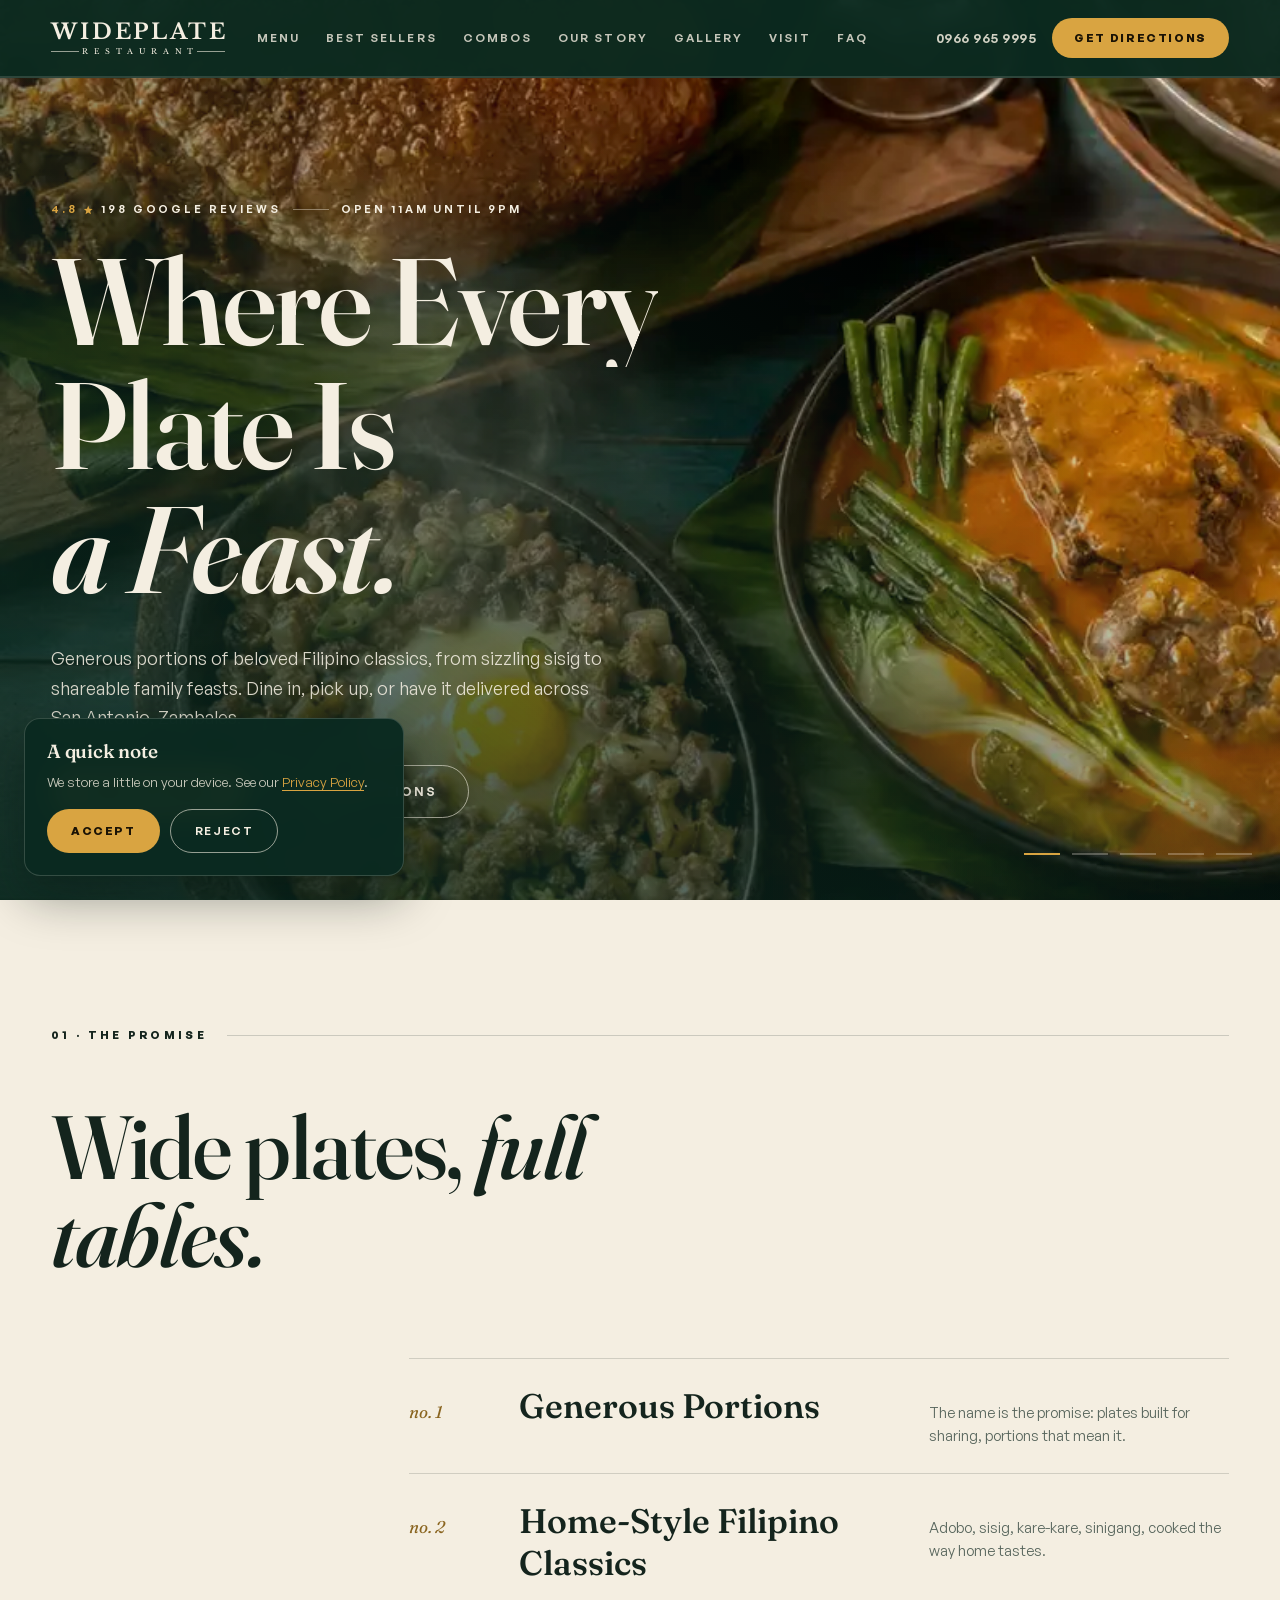
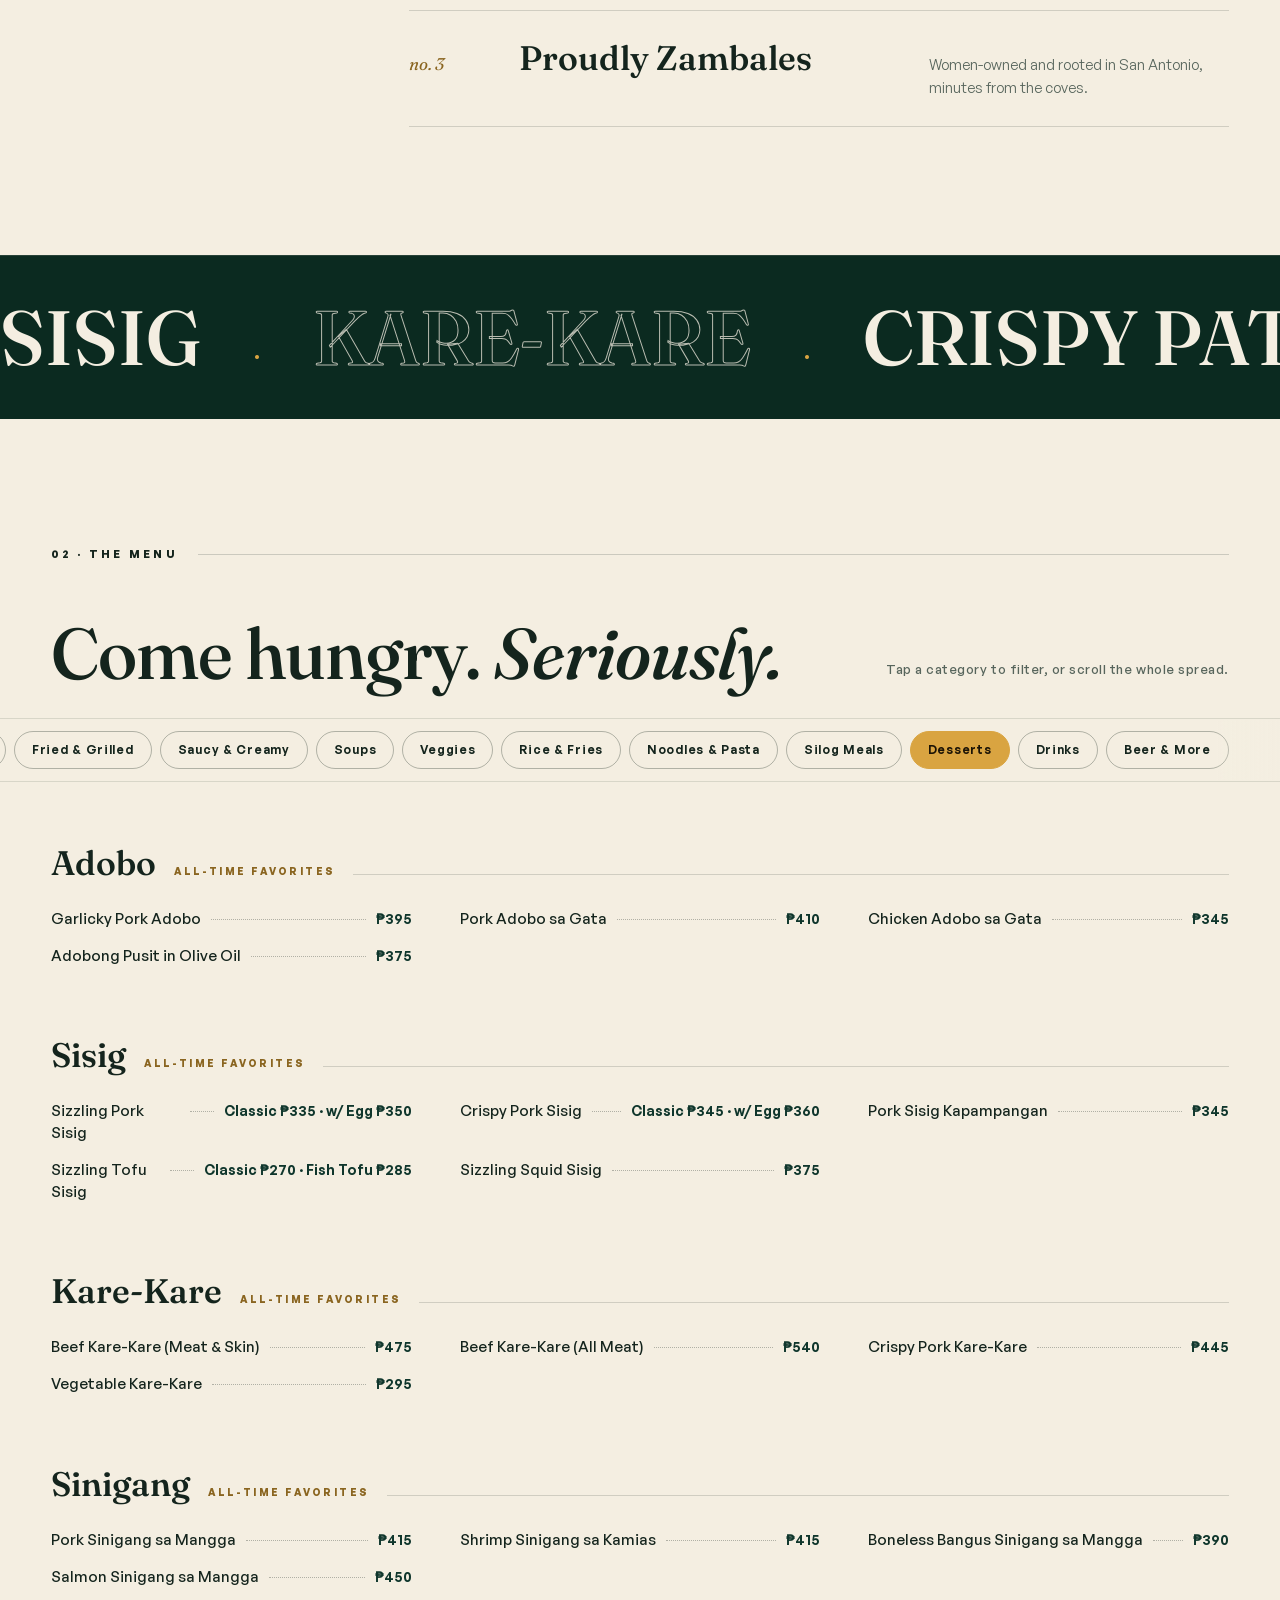
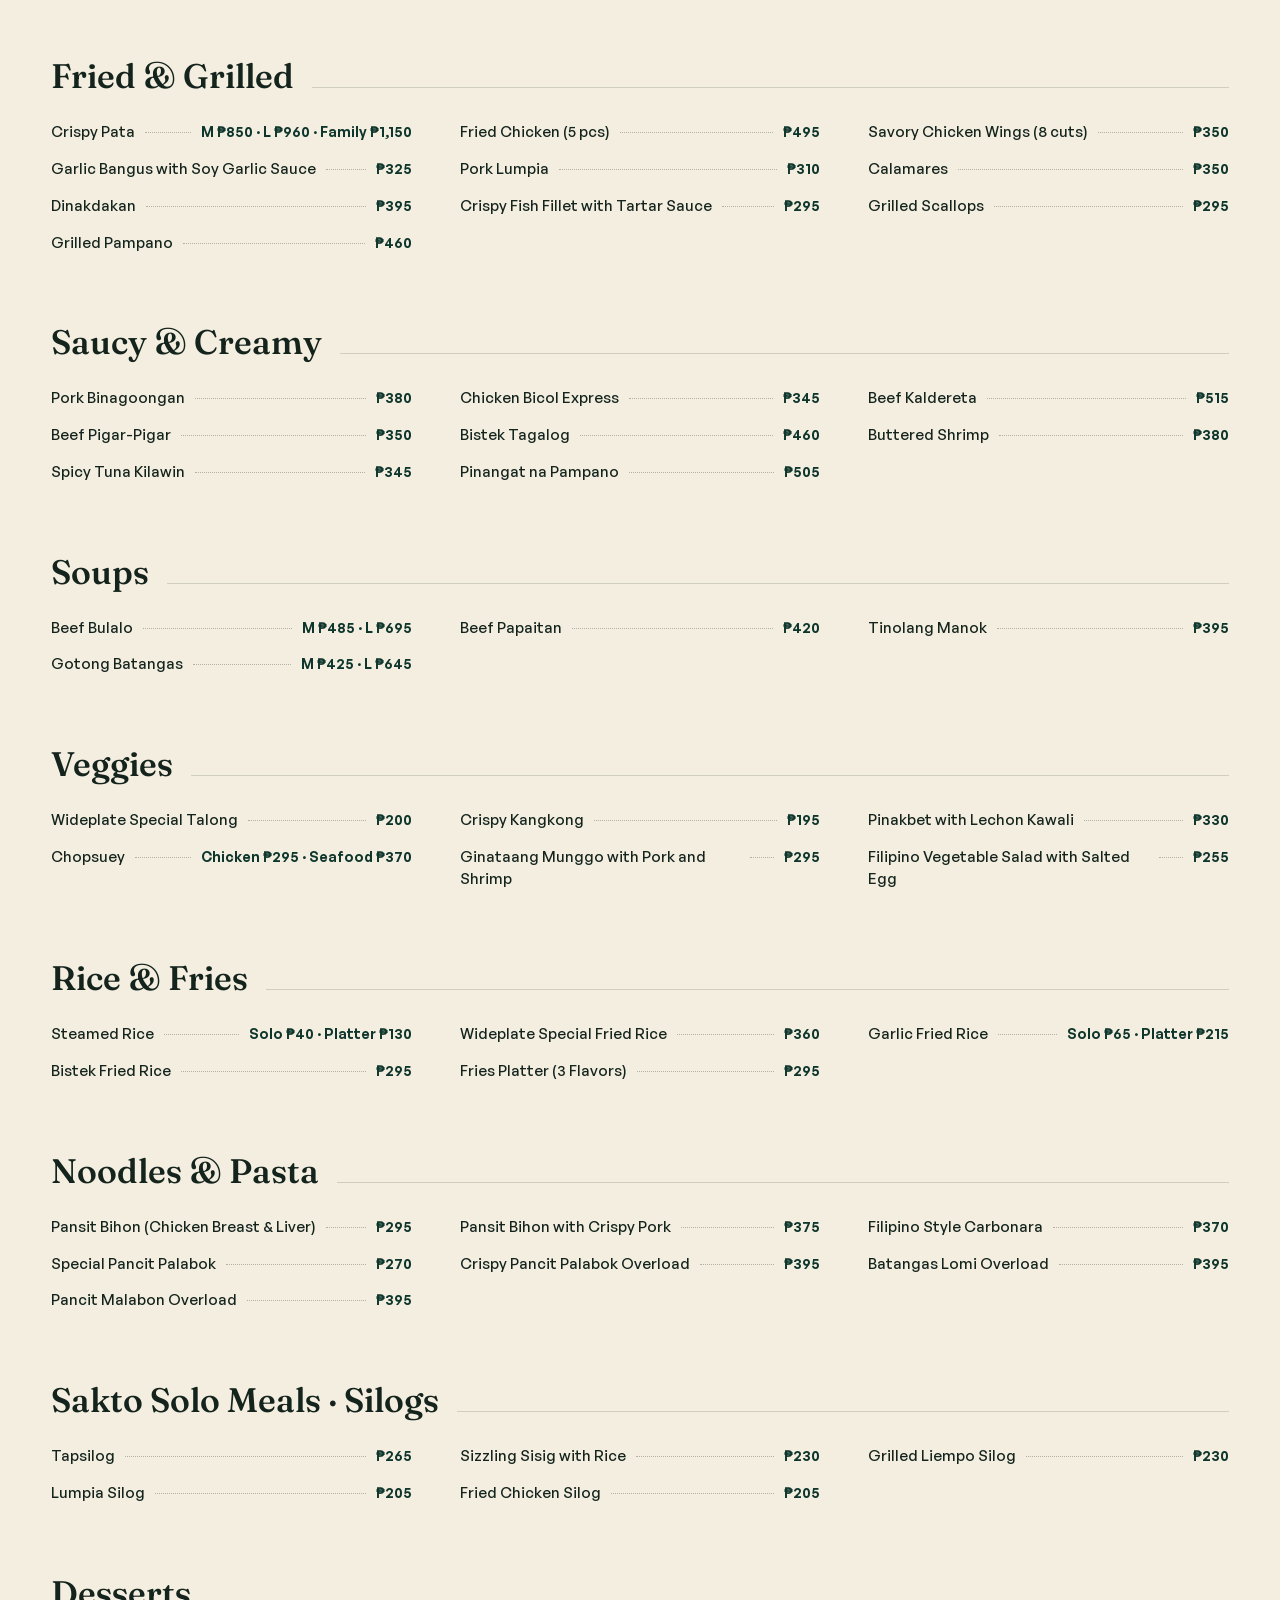
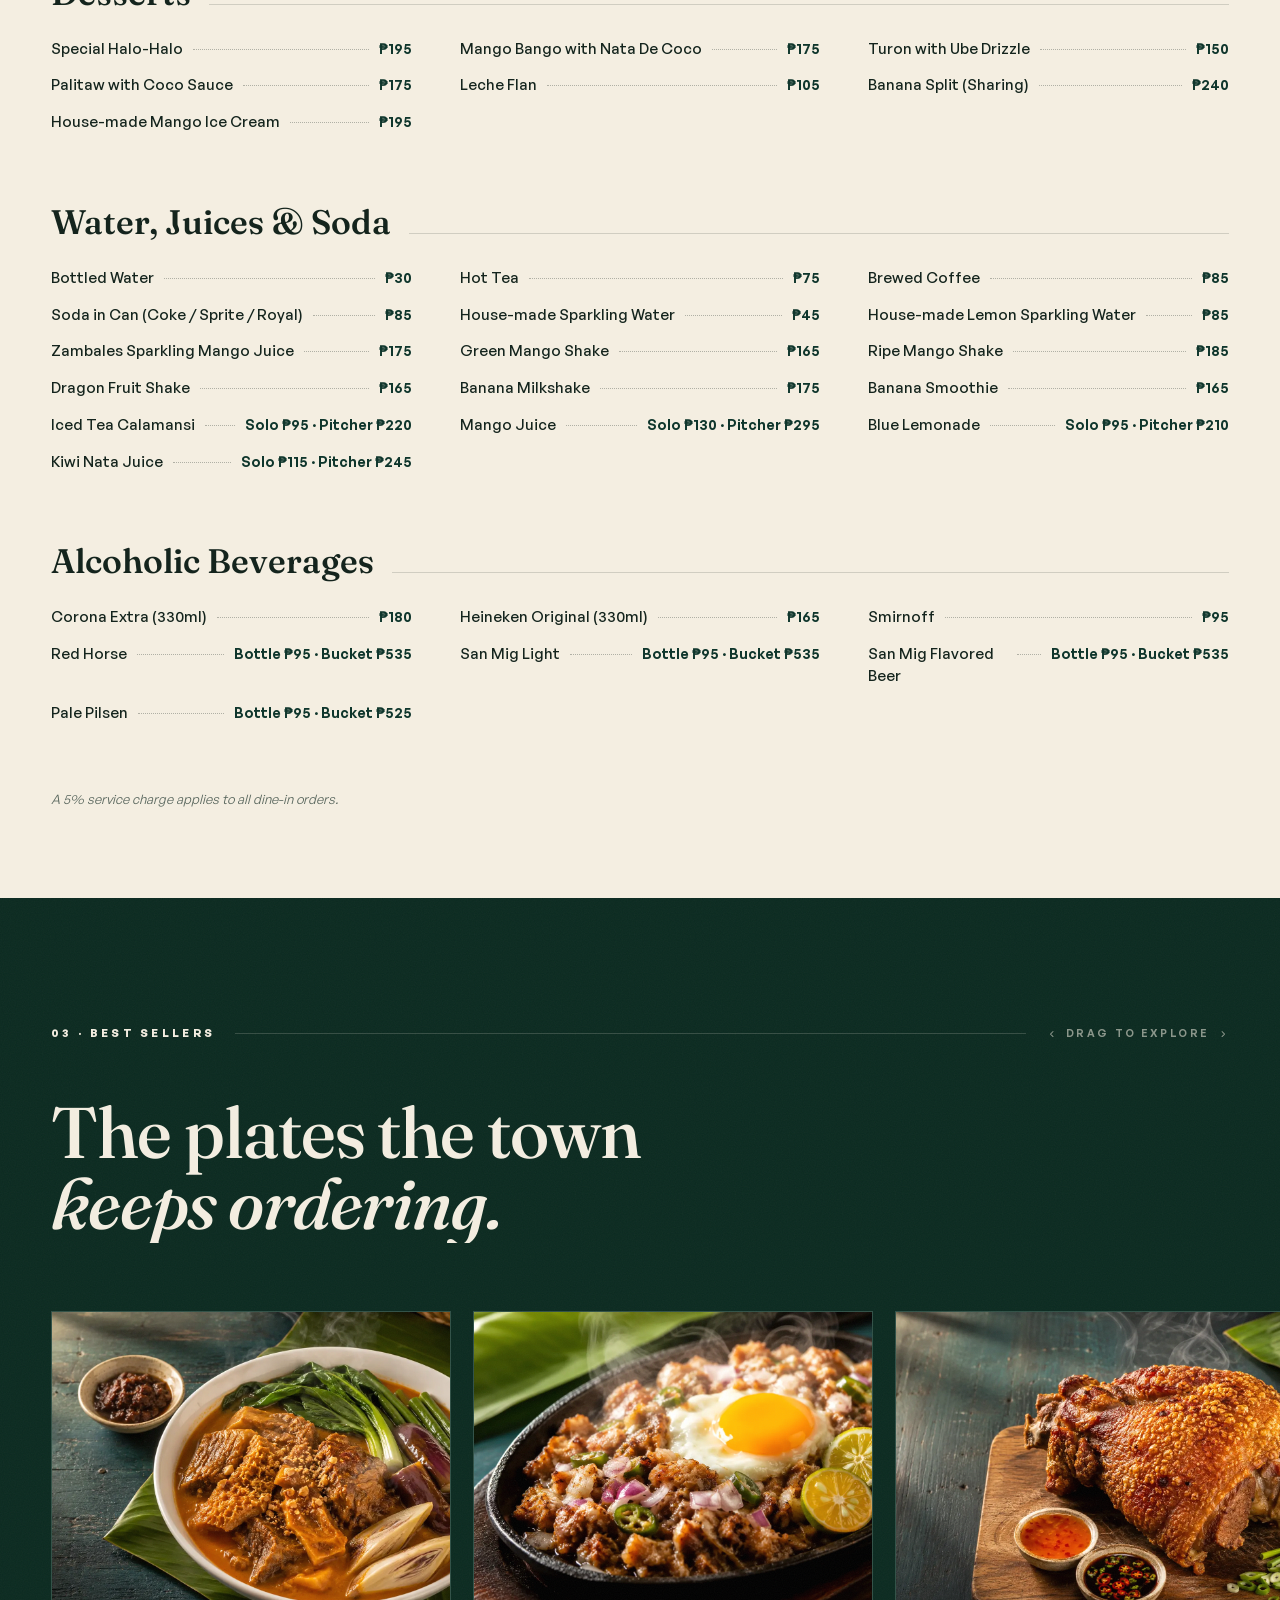
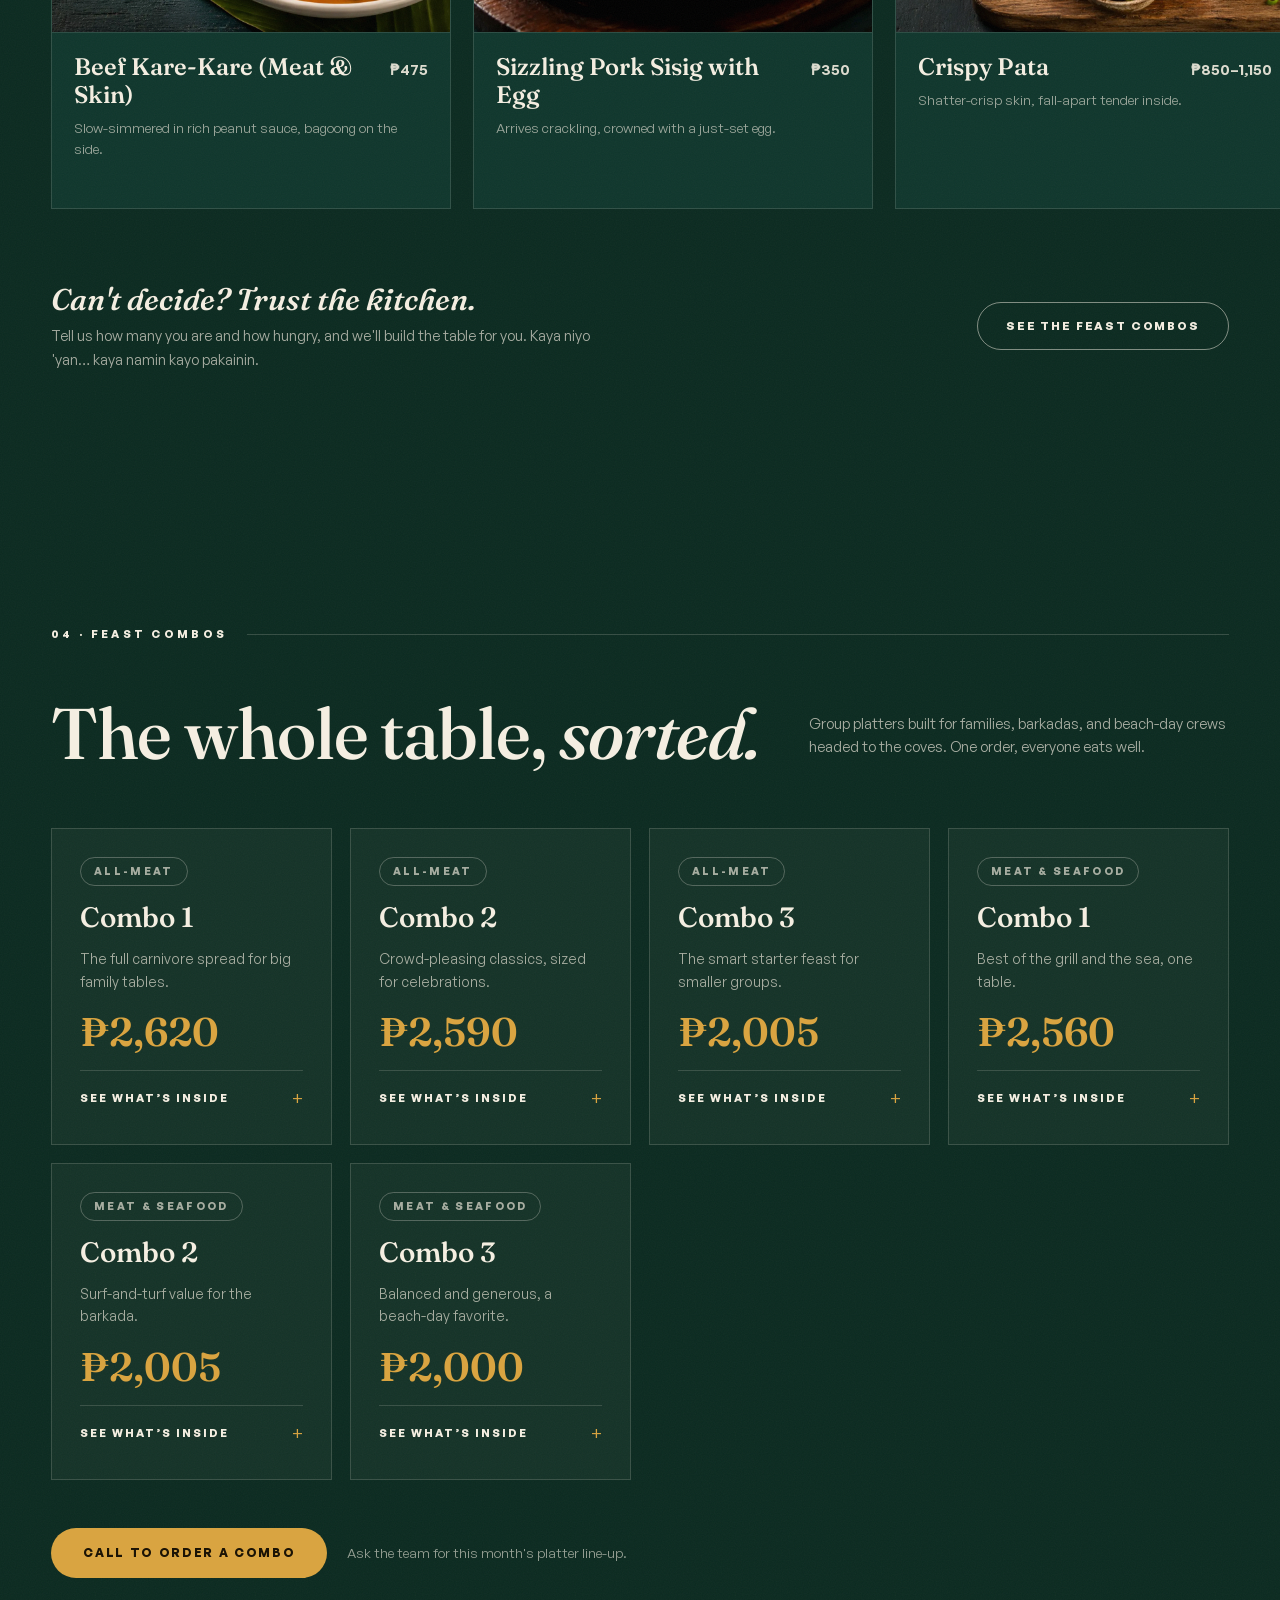
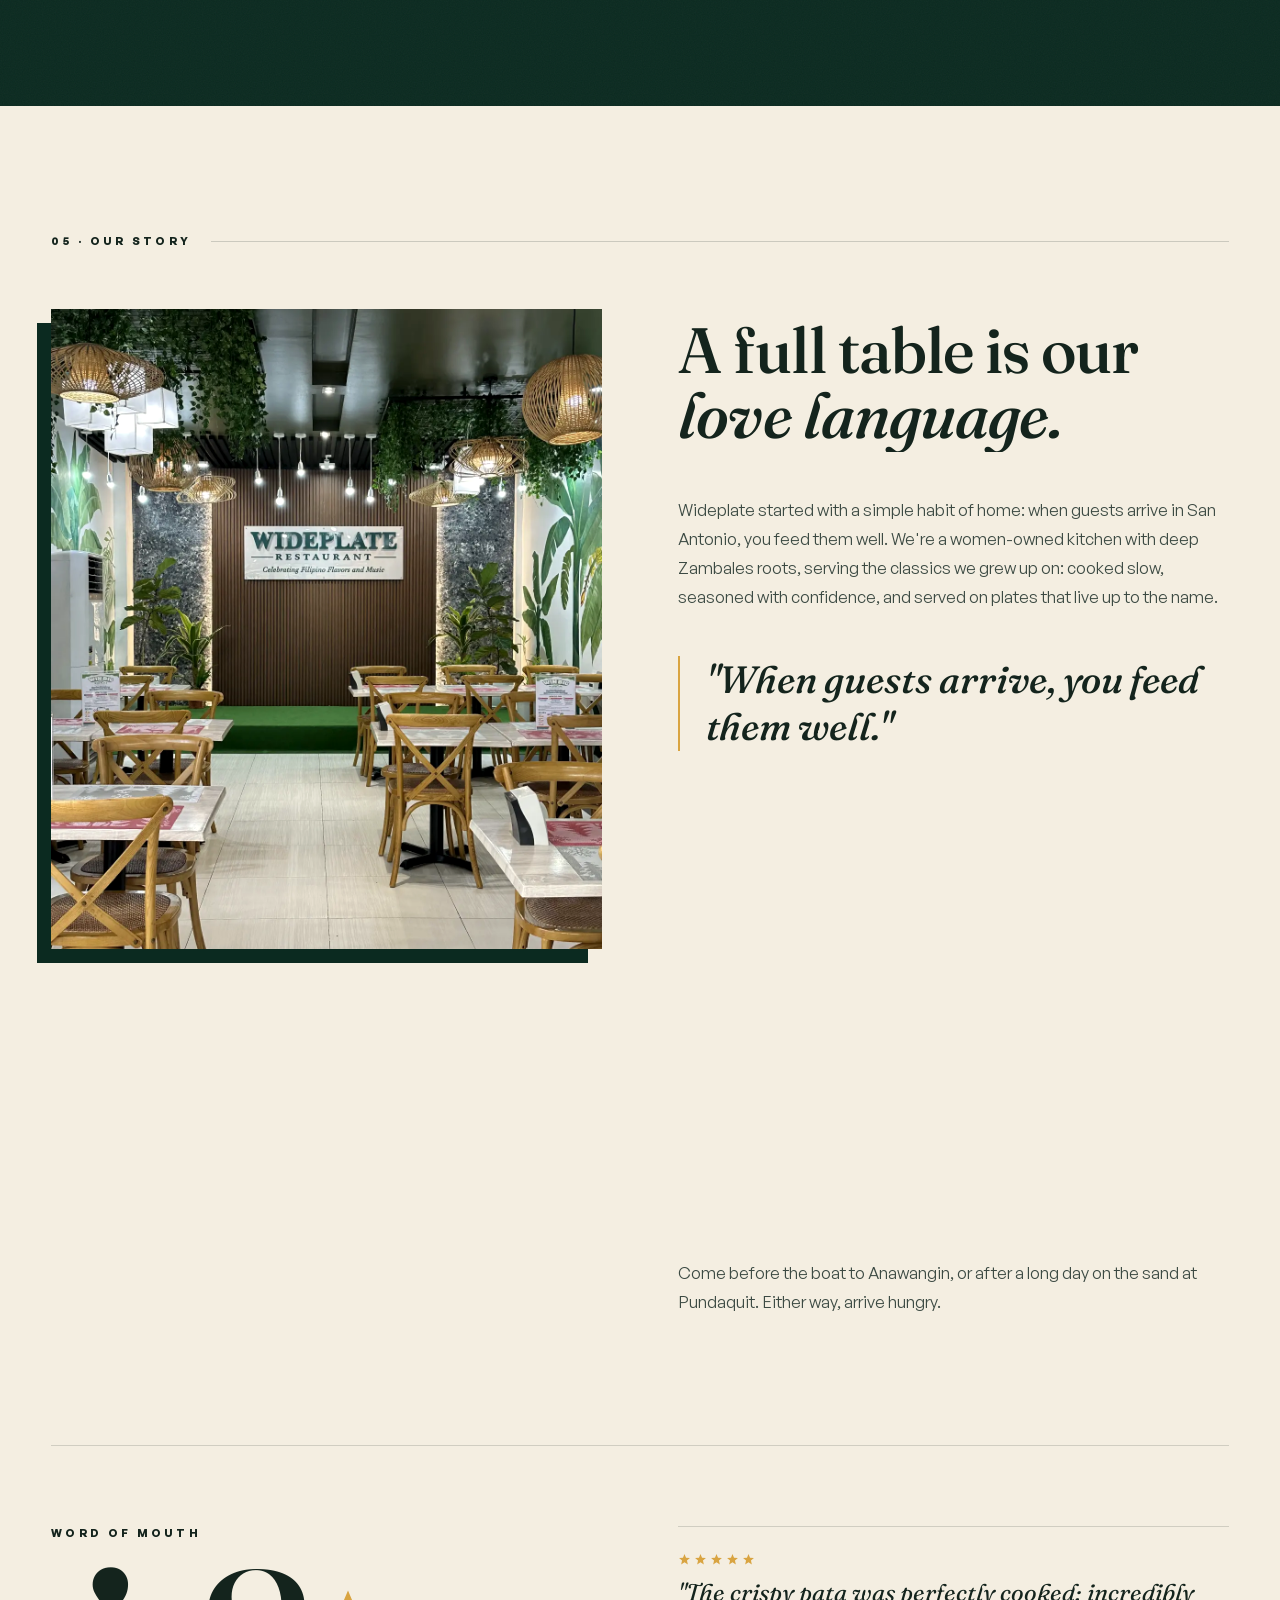
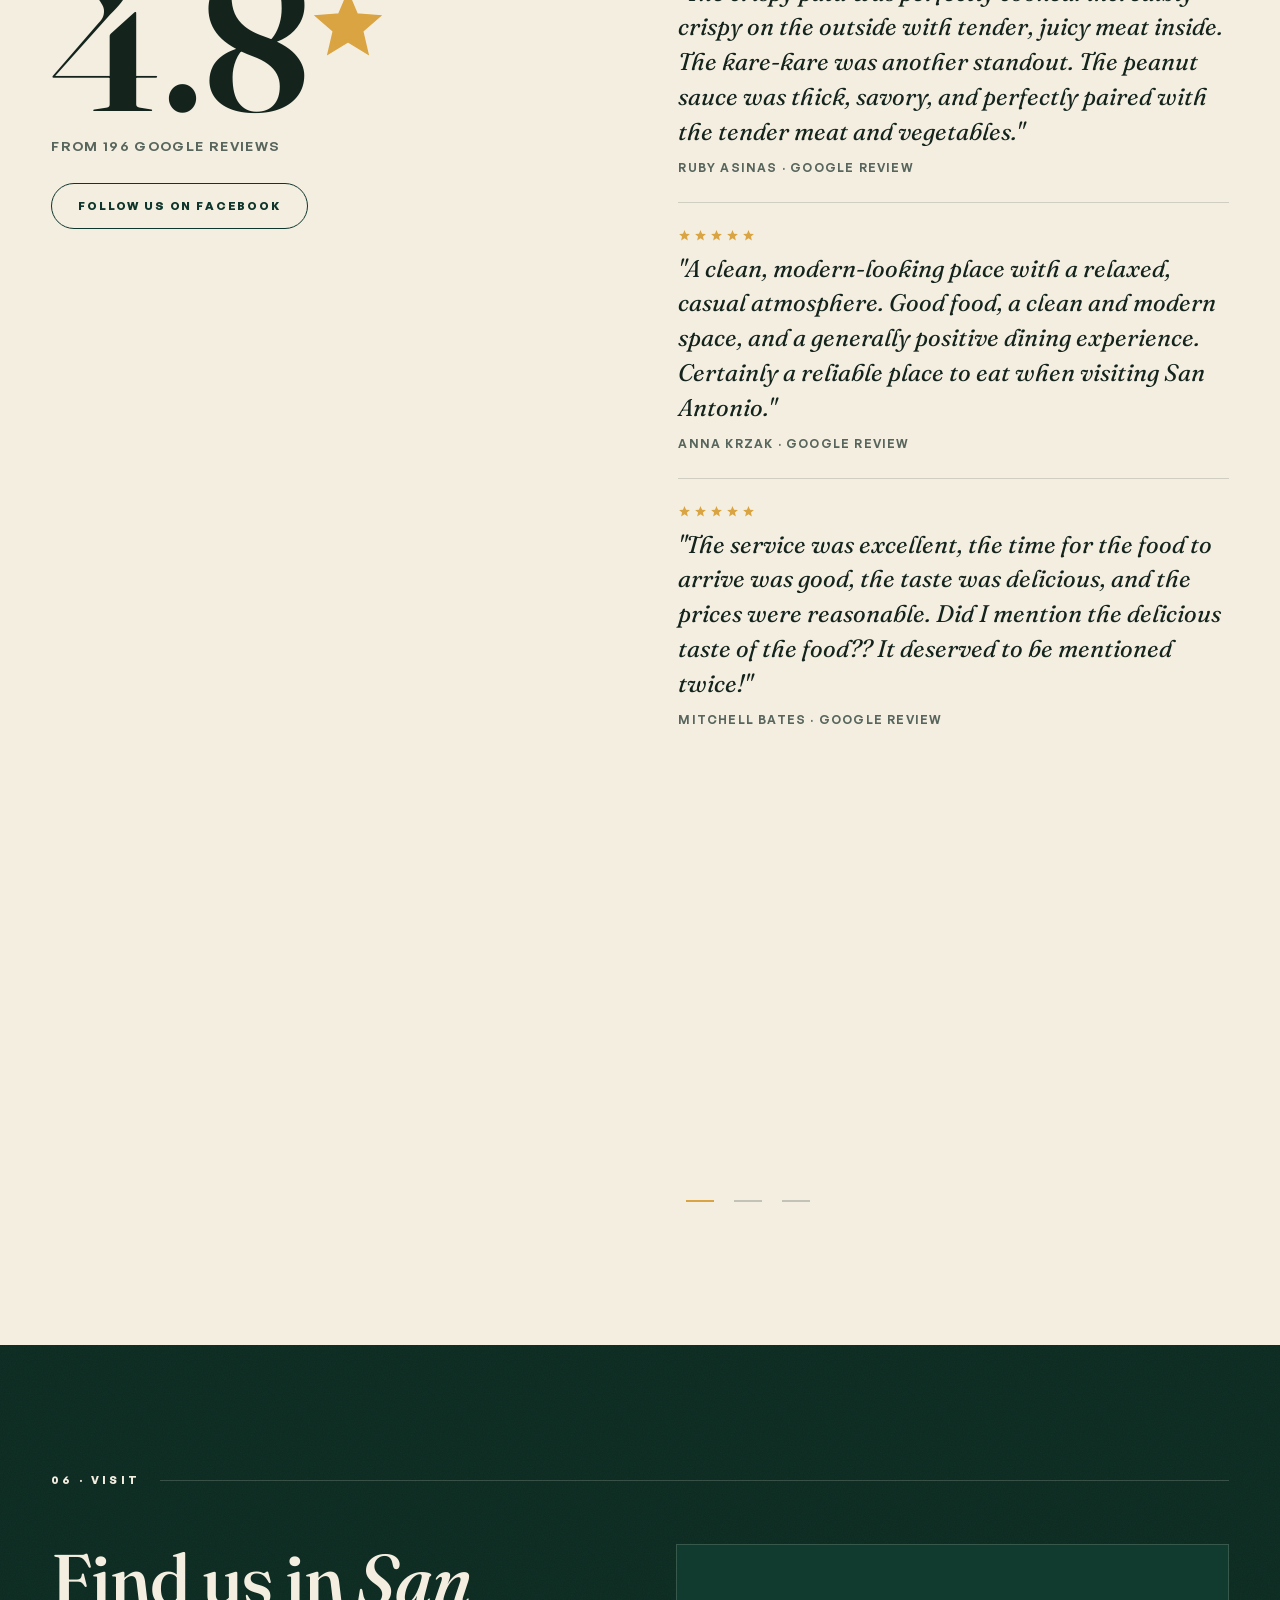
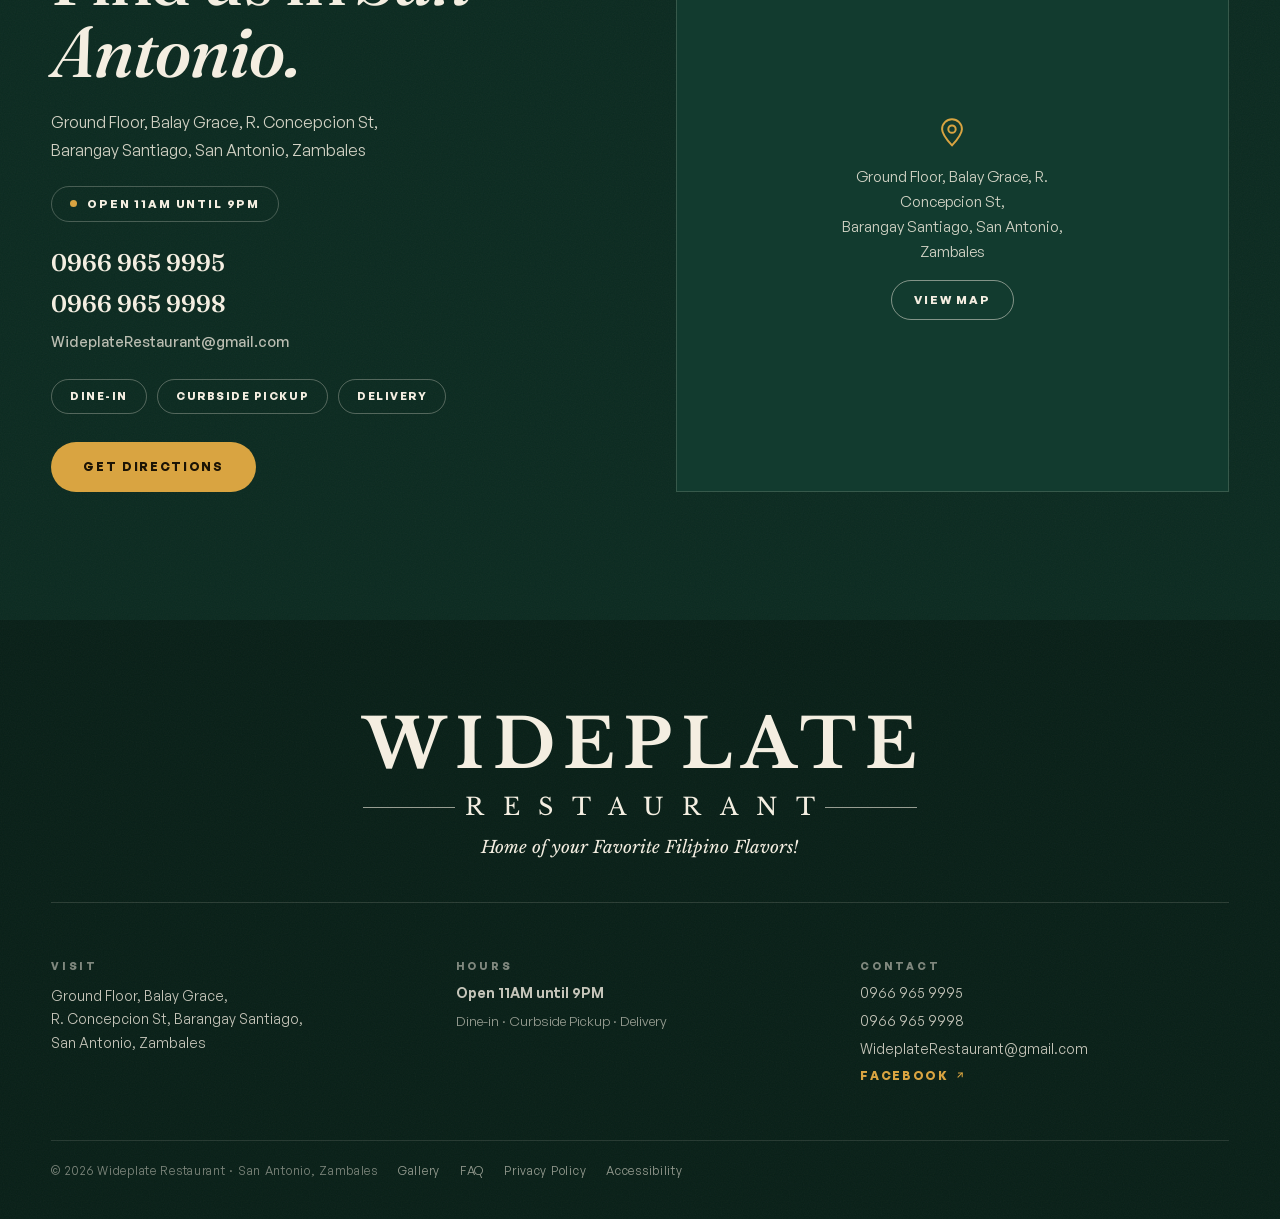
<file: index.html>
<!DOCTYPE html>
<html lang="en">
<head>
<meta charset="utf-8">
<meta name="viewport" content="width=device-width, initial-scale=1">
<title>Wideplate Restaurant · Filipino Feasts in San Antonio, Zambales</title>
<meta name="description" content="Generous portions of beloved Filipino classics: sisig, kare-kare, crispy pata, bulalo and more. Dine in, pick up, or delivery across San Antonio, Zambales.">
<link rel="icon" type="image/svg+xml" href="data:image/svg+xml,%3Csvg%20xmlns='http://www.w3.org/2000/svg'%20viewBox='0%200%2032%2032'%3E%3Crect%20width='32'%20height='32'%20rx='7'%20fill='%230B2A20'/%3E%3Ctext%20x='16'%20y='24'%20font-family='Georgia,serif'%20font-size='21'%20font-weight='700'%20fill='%23D9A441'%20text-anchor='middle'%3EW%3C/text%3E%3C/svg%3E">
<link rel="preconnect" href="https://fonts.googleapis.com">
<link rel="preconnect" href="https://fonts.gstatic.com" crossorigin="anonymous">
<link rel="stylesheet" media="print" onload="this.media='all'" href="https://fonts.googleapis.com/css2?family=Fraunces:ital,opsz,wght@0,9..144,300..900;1,9..144,300..900&amp;display=swap">
<link rel="stylesheet" media="print" onload="this.media='all'" href="https://fonts.googleapis.com/css2?family=Libre+Baskerville:ital,wght@0,400;0,700;1,400&amp;display=swap">
<noscript><link rel="stylesheet" href="https://fonts.googleapis.com/css2?family=Fraunces:ital,opsz,wght@0,9..144,300..900;1,9..144,300..900&amp;display=swap"><link rel="stylesheet" href="https://fonts.googleapis.com/css2?family=Libre+Baskerville:ital,wght@0,400;0,700;1,400&amp;display=swap"></noscript>
<link rel="preload" as="image" href="uploads/wideplatehero1.webp" media="(min-width: 701px)" fetchpriority="high">
<link rel="preload" as="image" href="uploads/wideplateheromobile1.webp" media="(max-width: 700px)" fetchpriority="high">
<!-- GENERATED critical CSS for the above-the-fold render. Do not hand-edit:
     it is a subset of css/site.css + css/home.css, and those remain the
     source of truth. Regenerate after any change to either file:
       cat css/site.css css/home.css > /tmp/combined.css
       npm i --no-save penthouse
       node -e "import('penthouse').then(async({default:p})=>{const fs=require('fs');\n         const css=fs.readFileSync('/tmp/combined.css','utf8');\n         fs.writeFileSync('/tmp/critical.css', await p({url:'http://localhost:8899/index.html',\n         cssString:css,width:412,height:823,forceInclude:[/^html/,/^body/,/wp-ld/,/wp-loading/,\n         /wl-nav/,/wl-hero/,/wl-slide/,/wl-bars/,/wl-bar/,/@font-face/,/:root/]}))}"
     then paste it back here with ../fonts/ rewritten to ./fonts/ (this is
     inlined in the HTML, so the paths resolve from the root, not from css/). -->
<style id="wp-critical">@font-face{font-family:'General Sans';src:url('./fonts/general-sans-400.woff2') format('woff2');font-weight:400;font-style:normal;font-display:swap}@font-face{font-family:'General Sans';src:url('./fonts/general-sans-500.woff2') format('woff2');font-weight:500;font-style:normal;font-display:swap}@font-face{font-family:'General Sans';src:url('./fonts/general-sans-600.woff2') format('woff2');font-weight:600;font-style:normal;font-display:swap}@font-face{font-family:'General Sans';src:url('./fonts/general-sans-700.woff2') format('woff2');font-weight:700;font-style:normal;font-display:swap}:root{--gold: #D9A441;--gutter: clamp(24px, 4vw, 96px)}html{background:#081F17}body{margin:0;background:#F4EEE1;color:#14241D;font-family:'General Sans','Helvetica Neue',sans-serif;-webkit-font-smoothing:antialiased}a{color:#0F362C}button{font-family:inherit}.wl-navlink{color:rgba(244,238,225,0.6);text-decoration:none;font-size:12px;letter-spacing:0.06em;transition:color 0.2s ease}.wl-navlink:hover{color:var(--gold)}:root{--wl-ring: #0F362C}:focus-visible{outline:2px solid var(--wl-ring);outline-offset:3px}.wl-navlink{transition:color 0.18s ease,opacity 0.18s ease}.wl-navlink:active{opacity:0.65}:root{--wl-bottom-safe: env(safe-area-inset-bottom, 0px)}html.wl-cookie-open .wl-totop{opacity:0;visibility:hidden;translate:0 12px}@media (prefers-reduced-motion:reduce){*{transition-duration:0.01ms!important}}html{scroll-behavior:smooth;overflow-x:hidden;overscroll-behavior-y:none;background:#081F17}body{margin:0;background:#F4EEE1;font-family:'General Sans','Helvetica Neue',sans-serif;-webkit-font-smoothing:antialiased;overflow-x:clip;overscroll-behavior-y:none}:root{--gold: #D9A441;--nav-height: 60px}#top{min-height:100vh;min-height:100lvh}#top .wl-slide{will-change:opacity}#top .wl-slide img{will-change:transform}#top{position:relative;display:flex;align-items:flex-end;overflow:hidden;background:#0B2A20}.wl-slide{position:absolute;inset:0;opacity:0;transition:opacity 1.2s ease;pointer-events:none}.wl-slide[data-slide="0"]{opacity:1}.wl-slide img{width:100%;height:100%;object-fit:cover;object-position:center;display:block;transform-origin:50% 45%;filter:saturate(1.06) sepia(0.05) contrast(1.03) brightness(0.92);animation:wpkb 28s ease-in-out infinite alternate}.wl-hero-scrim{position:absolute;inset:0;background:linear-gradient(to top right,rgba(11,42,32,0.92) 0%,rgba(11,42,32,0.55) 38%,rgba(11,42,32,0) 74%),radial-gradient(120% 90% at 50% 45%,rgba(0,0,0,0) 55%,rgba(8,31,23,0.35) 100%);animation:wpfadein 1.1s ease both}.wl-herowrap{--wl-bars-band: calc(62px + var(--wl-bottom-safe));position:relative;width:100%;max-width:none;margin:0 auto;padding:150px var(--gutter) calc(var(--wl-bars-band) + 20px);display:flex;flex-direction:column;align-items:flex-start;gap:26px}.wl-hero-badge{margin:0;display:flex;flex-wrap:wrap;align-items:center;gap:12px;color:#F4EEE1;font-size:11px;font-weight:600;letter-spacing:0.26em;text-transform:uppercase;animation:wpfadein 0.9s ease 0.5s both}.wl-hero-rating{display:inline-flex;align-items:center;gap:8px;white-space:nowrap}.wl-hero-score{color:var(--gold);display:inline-flex;align-items:center;gap:5px}.wl-hero-score svg{width:0.95em;height:0.95em}.wl-hero-hours{white-space:nowrap}.wl-badge-sep{width:36px;height:1px;background:rgba(244,238,225,0.4)}.wl-hero-h1{margin:0;font-family:'Fraunces',Georgia,serif;font-weight:560;font-size:clamp(48px,9.6vw,136px);line-height:0.95;color:#F4EEE1;letter-spacing:-0.015em;max-width:11ch}.wl-hero-h1>span{display:block;overflow:hidden;padding-bottom:0.06em}.wl-hero-h1>span:last-child{padding-bottom:0.08em}.wl-hero-h1>span>span{display:block;animation:wpintro 0.9s cubic-bezier(0.16,1,0.3,1) both}.wl-hero-h1>span:nth-child(1)>span{animation-delay:0.08s}.wl-hero-h1>span:nth-child(2)>span{animation-delay:0.2s}.wl-hero-h1>span:nth-child(3)>span{animation-delay:0.32s;font-style:italic}.wl-hero-lede{margin:0;max-width:560px;font-size:clamp(15.5px,1.9vw,18px);line-height:1.65;color:rgba(244,238,225,0.88);animation:wpfadein 0.9s ease 0.7s both}.wl-hero-cta{display:flex;flex-wrap:wrap;gap:14px;margin-top:6px;animation:wpfadein 0.9s ease 0.85s both}.wl-btn-outline-light{border:1px solid rgba(244,238,225,0.6);color:#F4EEE1;text-decoration:none;font-size:12.5px;font-weight:600;letter-spacing:0.14em;text-transform:uppercase;padding:17px 32px;border-radius:999px;transition:background 0.25s ease,transform 0.25s cubic-bezier(0.16,1,0.3,1)}.wl-bars{position:absolute;right:24px;bottom:calc(30px + var(--wl-bottom-safe));z-index:2;display:flex;gap:4px}.wl-bar{width:44px;height:32px;background:none;border:0;cursor:pointer;display:flex;align-items:center;justify-content:center;padding:0}.wl-bar-track{position:relative;display:block;width:36px;height:2px;background:rgba(244,238,225,0.28);overflow:hidden}.wl-bar-fill{position:absolute;inset:0;transform:scaleX(0);transform-origin:left;background:var(--gold)}a{color:#0F362C}button{font-family:inherit}@keyframes wpkb{from{transform:scale(1)}to{transform:scale(1.07)}}@keyframes wpintro{from{transform:translateY(112%)}to{transform:translateY(0)}}@keyframes wpfadein{from{opacity:0}to{opacity:1}}@keyframes wpnav{to{padding-top:8px;padding-bottom:8px}}.wl-nav{position:fixed;top:0;left:0;right:0;z-index:60;background:rgba(11,42,32,0.96);backdrop-filter:blur(10px);border-bottom:1px solid rgba(244,238,225,0.14)}.wl-nav-bar{max-width:none;margin:0 auto;padding:18px var(--gutter);display:flex;align-items:center;gap:32px;animation:wpnav linear both;animation-timeline:scroll();animation-range:0px 160px}.wl-nav-mark{text-decoration:none;color:#F4EEE1;display:flex;flex-direction:column;align-items:center;font-size:21.5px;gap:0.257em}.wl-nav-mark b{font-family:'New Baskerville FS','New Baskerville','Libre Baskerville',Baskerville,Georgia,serif;font-weight:700;font-size:1em;letter-spacing:0.13em;margin-right:-0.13em;line-height:1;white-space:nowrap}.wl-nav-sub{display:flex;align-items:center;gap:0.141em;width:100%}.wl-nav-rule{flex:1;height:1px;background:rgba(244,238,225,0.6)}.wl-nav-tag{font-family:'New Baskerville FS','New Baskerville','Libre Baskerville',Baskerville,Georgia,serif;font-size:0.35em;font-weight:400;letter-spacing:0.785em;margin-right:-0.785em;line-height:1}.wl-nav-links{display:flex;gap:clamp(16px,2.2vw,26px)}.wl-nav-a{color:rgba(244,238,225,0.8);text-decoration:none;font-size:11.5px;font-weight:600;letter-spacing:0.18em;text-transform:uppercase;transition:color 0.2s ease}.wl-nav-actions{margin-left:auto;display:flex;align-items:center;gap:16px}.wl-nav-tel{color:rgba(244,238,225,0.85);text-decoration:none;font-size:13px;font-weight:600;letter-spacing:0.04em;white-space:nowrap;font-variant-numeric:tabular-nums}.wl-mob span{display:block;width:22px;height:1.5px;background:#F4EEE1}.wl-mobpanel-inner{display:flex;flex-direction:column;padding:8px var(--gutter) 22px;gap:2px}.wl-mob-a{color:#F4EEE1;text-decoration:none;font-family:'Fraunces',serif;font-size:22px;font-weight:500;padding:12px 2px}.wl-mob-dir{display:inline-flex;align-items:center;gap:6px;color:var(--gold);text-decoration:none;font-size:13px;font-weight:700;letter-spacing:0.14em;text-transform:uppercase;padding:14px 2px}.wl-mob-dir svg{width:0.85em;height:0.85em}.wl-mob-call{color:var(--gold);text-decoration:none;font-size:13px;font-weight:700;letter-spacing:0.14em;text-transform:uppercase;padding:14px 2px}.wl-nav-a:hover,.wl-navlink:hover{color:var(--gold)}#top,.wl-nav,.wl-mobpanel{--wl-ring: var(--gold)}.wl-btn-outline-light{transition:background 0.18s ease,border-color 0.18s ease,translate 0.18s ease,transform 0.25s cubic-bezier(0.16,1,0.3,1)}.wl-nav-a:active,.wl-navlink:active{color:#C08F33}.wl-nav-mark,.wl-nav-tel,.wl-mob-a,.wl-mob-dir,.wl-mob-call{transition:color 0.18s ease,opacity 0.18s ease}.wl-nav-mark:hover,.wl-nav-tel:hover{color:var(--gold)}.wl-nav-mark:active,.wl-nav-tel:active{opacity:0.6}.wl-bar-track{transition:background 0.18s ease}.wl-bar:hover .wl-bar-track{background:rgba(244,238,225,0.55)}.wl-bar:active .wl-bar-track{background:rgba(217,164,65,0.7)}.wl-btn-gold{background:var(--gold);color:#1B1305;text-decoration:none;font-size:12px;font-weight:700;letter-spacing:0.14em;text-transform:uppercase;padding:17px 32px;border-radius:999px;transition:background 0.18s ease,translate 0.18s ease,transform 0.25s cubic-bezier(0.16,1,0.3,1),box-shadow 0.18s ease}.wl-btn-gold.is-nav{font-size:11.5px;padding:12px 22px;white-space:nowrap}.wl-btn-gold.is-hero{font-size:12.5px;padding:18px 34px}.wl-mob{display:none;background:none;border:0;cursor:pointer;padding:10px;flex-direction:column;gap:5px;min-width:44px;min-height:44px;justify-content:center;align-items:center}.wl-mobpanel{border-top:1px solid rgba(244,238,225,0.14);max-height:0;overflow:hidden;transition:max-height 0.35s cubic-bezier(0.16,1,0.3,1)}@media (max-width:1240px){.wl-nav-bar{gap:24px}.wl-nav-links{gap:14px}}@media (max-width:1130px){.wl-nav-tel{display:none}}@media (max-width:1023px){.wl-desk{display:none!important}.wl-mob{display:flex!important}}@media (max-width:900px){.wl-desk{display:none!important}.wl-mob{display:flex!important}.wl-herowrap{padding-top:118px!important}}@media (max-width:600px){.wl-herowrap{padding-top:104px!important}.wl-drag-hint{display:none!important}.wl-hero-h1{font-size:clamp(33px,9vw,46px)!important}.wl-hero-scrim{background:linear-gradient(to top,rgba(11,42,32,0.96) 0%,rgba(11,42,32,0.78) 26%,rgba(11,42,32,0.35) 55%,rgba(11,42,32,0) 82%)!important}.wl-hero-badge{font-size:10px;letter-spacing:0.2em;gap:6px 12px}.wl-badge-sep{display:none!important}.wl-bars{left:0!important;right:0!important;justify-content:center!important}.wl-bars .wl-bar{width:34px!important}.wl-bars .wl-bar>span{width:22px!important}}@media (prefers-reduced-motion:reduce){html{scroll-behavior:auto}*{animation-duration:0.01ms!important;animation-iteration-count:1!important;transition-duration:0.01ms!important;animation-delay:0s!important;transition-delay:0s!important}}html.js .wl-promise:not(.is-in) .wl-cloche{clip-path:circle(6% at 50% 55%)}html.js .wl-pillar{border-top-color:transparent!important}html:not(.js) .wl-pillar::before{display:none}html.js .wl-promise:not(.is-in) .wl-pillar>*{opacity:0;transform:translateY(12px)}html.js .wl-pillar:last-child{border-bottom-color:transparent!important}html:not(.js) .wl-pillar:last-child::after{display:none}html.js #best-sellers:not(.is-in) .wl-dish{opacity:0}html.js #menu:not(.is-in) .wl-menuhead{opacity:0;transform:translateY(20px)}html.js #menu:not(.is-in) .wl-chip{opacity:0}html.js #combos:not(.is-in) .wl-combo{opacity:0}html.js #story:not(.is-in) .wl-squote{clip-path:inset(0 100% 0 0)}html.js #visit:not(.is-in)>div{opacity:0;transform:translateY(24px)}html.js #visit:not(.is-in)>.wl-noise{opacity:0.045}html.js .wl-rate:not(.is-in) .wl-star-big path{fill-opacity:0}html.js .wl-revstack{display:grid}html.js .wl-revstack .wl-revgroup{grid-area:1 / 1}.wl-revbars{display:none}html.js .wl-revbars{display:flex;gap:4px;padding-top:14px}.wl-revbar span{display:block;width:28px;height:2px;background:rgba(20,36,29,0.22);transition:background 0.3s ease}.wl-revbar.is-on span{background:var(--gold)}.wl-mob span{transition:transform 0.34s cubic-bezier(0.34,1.8,0.5,1),opacity 0.18s ease}</style>
<!-- Non-blocking. The critical CSS above already paints the hero correctly,
     and the preloader will not lift until these have applied, so nothing
     half-styled is ever visible. Blanket-deferring these WITHOUT the
     critical block above was measured at CLS 1.179 -- do not do that. -->
<link rel="stylesheet" data-wpcss media="print" onload="this.media='all'" href="./css/site.css">
<link rel="stylesheet" data-wpcss media="print" onload="this.media='all'" href="./css/home.css">
<noscript><link rel="stylesheet" href="./css/site.css"><link rel="stylesheet" href="./css/home.css"></noscript>
<style>
    /* ===== Branded preloader =====
       DUPLICATED IN FOUR FILES ON PURPOSE: index.html, gallery.html, faq.html
       and privacy-policy.html each carry an identical copy of this <style>,
       the <script> under it, and the #wp-ld markup at the top of the page.
       It stays inline even though css/site.css now exists: an external
       sheet is fetched, so the page would paint before the loader covered
       it, which is the exact flash the loader exists to prevent. That is
       why this one block is duplicated rather than shared — an edit to
       one is an edit to all four.
       The wordmark is the nav wordmark, scaled up: same type stack, same
       0.13em tracking, same hairline-flanked RESTAURANT line. Keep it that
       way rather than restyling it here. */
    #wp-ld { display: none; }
    /* Everything below is gated on .wp-loading, which the inline script adds.
       With JS off, or if that script never runs at all, the loader simply
       never appears — it can never seal a visitor behind a green screen. */
    /* Keep the scrollbar track present for the whole load. Without this the
       loader's old html { overflow: hidden } removed the scrollbar, and when the
       loader exited it came back and claimed ~15px, reflowing the page narrower
       in one frame — on the hero that read as a jump left plus a shrink.
       There is deliberately NO scroll lock here any more. Taking the body out of
       flow kept the width stable but fought the browser over scroll position:
       first it discarded restoration entirely, then it raced the fragment jump
       when the URL carried a #section. Letting the browser own the scroll
       position is worth more than stopping a scroll nobody can see behind a
       full-screen loader. */
    html.wp-loading { overflow-y: scroll; }
    html.wp-loading #wp-ld { display: flex; position: fixed; inset: 0; z-index: 999; align-items: center; justify-content: center; background: #0F362C; will-change: clip-path; }
    /* Hold the page's own load-intro (hero headline mask-rise, scrim fade,
       Ken Burns, slide crossfades) at frame 0 while the loader is up, so it
       plays for someone who is actually looking at it. A paused animation
       does not advance, so nothing is skipped: dropping .wp-loading resumes
       every one of them from their true start. Inert on pages with no #top. */
    html.wp-loading #top, html.wp-loading #top * { animation-play-state: paused !important; }
    /* Exit: the loader lifts away, its visible band collapsing upward. */
    #wp-ld.is-out { animation: wpld-wipe 0.5s cubic-bezier(0.65, 0, 0.35, 1) both; }
    @keyframes wpld-wipe { from { clip-path: inset(0 0 0 0); } to { clip-path: inset(0 0 100% 0); } }
    #wp-ld.is-out .wp-ld-mark { animation: wpld-lift 0.5s cubic-bezier(0.65, 0, 0.35, 1) both; }
    @keyframes wpld-lift { to { transform: translateY(-14px); opacity: 0; } }
    .wp-ld-mark { display: flex; flex-direction: column; align-items: center; font-size: clamp(26px, 6.9vw, 62px); gap: 0.257em; width: auto; max-width: min(88vw, 620px); color: #F4EEE1; will-change: transform, opacity; }
    /* Negative right margin cancels the trailing letter-space so the word is
       optically centred, not centred-plus-one-gap. */
    .wp-ld-name { display: flex; justify-content: center; margin-right: -0.13em; font-family: 'New Baskerville FS', 'New Baskerville', 'Libre Baskerville', Baskerville, Georgia, serif; font-weight: 700; font-size: 1em; letter-spacing: 0.13em; line-height: 1; }
    .wp-ld-name > span { display: block; overflow: hidden; padding-bottom: 0.1em; }
    .wp-ld-name i { display: block; font-style: normal; animation: wpld-rise 0.62s cubic-bezier(0.16, 1, 0.3, 1) both; }
    @keyframes wpld-rise { from { transform: translateY(108%); } to { transform: none; } }
    .wp-ld-name > span:nth-child(1) i { animation-delay: 0.05s; }
    .wp-ld-name > span:nth-child(2) i { animation-delay: 0.092s; }
    .wp-ld-name > span:nth-child(3) i { animation-delay: 0.134s; }
    .wp-ld-name > span:nth-child(4) i { animation-delay: 0.176s; }
    .wp-ld-name > span:nth-child(5) i { animation-delay: 0.218s; }
    .wp-ld-name > span:nth-child(6) i { animation-delay: 0.26s; }
    .wp-ld-name > span:nth-child(7) i { animation-delay: 0.302s; }
    .wp-ld-name > span:nth-child(8) i { animation-delay: 0.344s; }
    .wp-ld-name > span:nth-child(9) i { animation-delay: 0.386s; }
    .wp-ld-sub { display: flex; align-items: center; gap: 0.141em; width: 100%; }
    .wp-ld-rule { flex: 1; height: 1px; background: rgba(244, 238, 225, 0.6); transform-origin: center; animation: wpld-draw 0.5s cubic-bezier(0.16, 1, 0.3, 1) 0.5s both; }
    @keyframes wpld-draw { from { transform: scaleX(0); } to { transform: scaleX(1); } }
    /* letter-spacing is a layout property, so this one reflows a 3-element
       flex row for 0.55s. Fine here and nowhere else: it runs once, on a
       static screen, with no scroll loop attached. */
    .wp-ld-tag { font-family: 'New Baskerville FS', 'New Baskerville', 'Libre Baskerville', Baskerville, Georgia, serif; font-size: 0.35em; font-weight: 400; letter-spacing: 0.785em; margin-right: -0.785em; line-height: 1; white-space: nowrap; animation: wpld-tag 0.55s ease 0.56s both; }
    @keyframes wpld-tag { from { opacity: 0; letter-spacing: 1.07em; } to { opacity: 1; letter-spacing: 0.785em; } }
    .wp-ld-bar { display: block; width: 42%; height: 2px; background: rgba(244, 238, 225, 0.16); overflow: hidden; }
    .wp-ld-bar i { display: block; width: 100%; height: 100%; background: #D9A441; transform-origin: left; animation: wpld-fill 1.15s cubic-bezier(0.4, 0, 0.2, 1) 0.2s both; }
    @keyframes wpld-fill { from { transform: scaleX(0); } to { transform: scaleX(1); } }
    @media (prefers-reduced-motion: reduce) {
      /* Static wordmark on the green, a brief hold, then gone. No letter
         rise, no drawn rules, no progress fill, no wipe. Every rule above is
         authored so its resting state IS the finished state, so switching the
         animations off leaves a correct, complete wordmark. */
      .wp-ld-name i, .wp-ld-rule, .wp-ld-tag { animation: none !important; }
      .wp-ld-bar { display: none; }
      #wp-ld.is-out, #wp-ld.is-out .wp-ld-mark { animation: none !important; }
      #wp-ld.is-out { display: none !important; }
    }
</style>
<script>
  /* Preloader controller — duplicated in all four pages with the CSS above.
     Timing contract: the wordmark finishes animating at ~1.35s, so MIN holds
     the loader until then and it is never cut off mid-flourish. MAX is the
     hard cap AND the failsafe in one: it is an unconditional timer, so a
     DOMContentLoaded that never arrives (stalled asset, hung parse) still
     dismisses the loader. Total including the 0.5s exit wipe: 1.9s normally,
     2.2s worst case. Deliberately under the 3s failsafe ceiling — this is a
     marketing site and a visitor came here for directions and a menu. */
  (function () {
    var d = document, root = d.documentElement;
    var still = window.matchMedia('(prefers-reduced-motion: reduce)').matches;
    var MIN = still ? 450 : 1400, MAX = still ? 700 : 1700, WIPE = still ? 0 : 500;
    var t0 = Date.now(), done = false;
    /* Own the scroll position rather than racing the browser for it. Set here,
    in the <head>, because the browser restores very early and 'manual' has
    to be in place before it does. app.js does the actual saving and
    restoring once the loader has lifted.
    ABOVE the session check below on purpose: this has to run on EVERY load,
    including the ones that skip the loader, or app.js's scroll memory is
    fighting the browser again on every page after the first. */
    if ('scrollRestoration' in history) history.scrollRestoration = 'manual';
    /* ---- Once per session, not once per load ----
       sessionStorage, not localStorage: it survives a reload and a navigation
       to another page in the same tab, and clears when the tab closes. A new
       tab is a new visit and sees the loader again, which is the point.

       The skip is "never add .wp-loading", and that one fact is what keeps the
       animation gate honest, with nothing to un-pause and no event to fake:
         - app.js's afterLoader() runs its callback immediately when the class
           is absent, so the scroll reveals, the hero's deferred slides and the
           scroll restore all fire exactly as they do after a completed load.
           app.js is deferred, so this line has already run when it looks.
         - the hero's `html.wp-loading #top { animation-play-state: paused }`
           gate never engages, so the intro plays from frame 0 on its own.
       Dispatching wp:ready here would be dispatching into an empty room —
       nothing is listening yet — and it is not needed.

       Storage blocked (private mode, an in-app webview): the catch falls
       through and the loader plays. That is the old behaviour, not a break. */
    try {
      if (sessionStorage.getItem('wp:seen') === '1') return;
      sessionStorage.setItem('wp:seen', '1');
    } catch (e) { /* no storage to remember with: show the loader */ }
    root.classList.add('wp-loading');
    function exit() {
      if (done) return;
      done = true;
      var el = d.getElementById('wp-ld');
      if (el) el.classList.add('is-out');
      setTimeout(function () {
        /* Removed from the DOM, not just hidden: it is decorative and must
           not be reachable by keyboard or a screen reader afterwards. */
        if (el && el.parentNode) el.parentNode.removeChild(el);
        root.classList.remove('wp-loading');
        /* app.js holds the scroll reveals until this fires, and dropping
           .wp-loading above un-pauses the hero's intro. Both resume exactly
           as they were, with no change to their own timing or triggers. */
        window.dispatchEvent(new Event('wp:ready'));
      }, WIPE);
    }
    /* The stylesheets load non-blocking, so the loader must not lift before
       they have applied. Their onload flips media to 'all', which is an
       order-independent signal, readable no matter which fired first. MAX below
       is still an unconditional failsafe, so a stylesheet that never arrives
       cannot trap a visitor behind the loader -- and the critical CSS in the
       head means even that case renders the hero correctly. */
    function cssReady() {
      var l = d.querySelectorAll('link[data-wpcss]');
      for (var i = 0; i < l.length; i++) if (l[i].media !== 'all') return false;
      return true;
    }
    function tryExit() { if (cssReady()) exit(); else setTimeout(tryExit, 60); }
    function schedule() { setTimeout(tryExit, Math.max(0, MIN - (Date.now() - t0))); }
    if (d.readyState === 'loading') d.addEventListener('DOMContentLoaded', schedule); else schedule();
    setTimeout(exit, MAX);
  })();
</script>
<script src="./js/app.js" defer></script>
</head>
<body>
  <!-- Branded preloader. Decorative, so aria-hidden; it also deletes itself
       from the DOM once it has lifted, so it can never take focus. Its CSS and
       its controller are inlined at the end of the head, along with the note that
       this block is duplicated across all four pages. -->
  <div id="wp-ld" aria-hidden="true">
    <div class="wp-ld-mark">
      <span class="wp-ld-name"><span><i>W</i></span><span><i>I</i></span><span><i>D</i></span><span><i>E</i></span><span><i>P</i></span><span><i>L</i></span><span><i>A</i></span><span><i>T</i></span><span><i>E</i></span></span>
      <span class="wp-ld-sub"><span class="wp-ld-rule"></span><span class="wp-ld-tag">RESTAURANT</span><span class="wp-ld-rule"></span></span>
      <span class="wp-ld-bar"><i></i></span>
    </div>
  </div>
<div style="--gutter:clamp(24px, 4vw, 96px); color:#14241D; font-family:'General Sans','Helvetica Neue',sans-serif; overflow-x:clip; background:#F4EEE1;">

  <!-- Skip link. Styled in css/site.css, but the hidden state is repeated
       inline because THIS page loads that sheet non-blocking: without the
       rule below, the link would paint as ordinary text above the nav for as
       long as the sheet takes to arrive, pushing the wordmark down. The
       wordmark is this page's LCP element, so that would be an LCP and CLS
       regression, not a cosmetic one. The other four pages load site.css
       render-blocking and need no inline copy. Keep the two in sync. -->
  <style>.wl-skip{position:absolute;top:12px;left:12px;z-index:200;transform:translateY(-250%)}</style>
  <a class="wl-skip" href="#wl-content">Skip to content</a>

  <!-- Sticky nav. Link styling is .wl-nav-a, deliberately NOT the footer's
       .wl-navlink: the two look different and only coexisted before because
       these carried inline styles that outranked the shared class. -->
  <header class="wl-nav">
    <div class="wl-nav-bar">
      <a class="wl-nav-mark" href="#top" aria-label="Wideplate Restaurant home">
        <b>WIDEPLATE</b>
        <span class="wl-nav-sub">
          <span class="wl-nav-rule" aria-hidden="true"></span>
          <span class="wl-nav-tag">RESTAURANT</span>
          <span class="wl-nav-rule" aria-hidden="true"></span>
        </span>
      </a>
      <nav class="wl-desk wl-nav-links" aria-label="Sections">
        <a class="wl-nav-a" href="#menu">Menu</a>
        <a class="wl-nav-a" href="#best-sellers">Best Sellers</a>
        <a class="wl-nav-a" href="#combos">Combos</a>
        <a class="wl-nav-a" href="#story">Our Story</a>
        <a class="wl-nav-a" href="gallery.html">Gallery</a>
        <a class="wl-nav-a" href="#visit">Visit</a>
        <!-- FAQ was footer-only, which is the one place a visitor looking for
             parking, pets or wheelchair access will not look. Seventh item:
             the hamburger handover moved 1030 -> 1130 to pay for it. See the
             derivation in css/home.css. -->
        <a class="wl-nav-a" href="faq.html">FAQ</a>
      </nav>
      <div class="wl-nav-actions">
        <a class="wl-desk wl-nav-tel" href="tel:+639669659995">0966 965 9995</a>
        <a class="wl-desk wl-btn-gold is-nav" data-magnet="true" href="https://www.google.com/maps/dir/?api=1&amp;destination=Wideplate%20Restaurant%2C%20R.%20Concepcion%20St%2C%20San%20Antonio%2C%20Zambales" target="_blank" rel="noopener">Get Directions</a>
        <button class="wl-mob" data-navtoggle aria-label="Open menu" aria-expanded="false">
          <span></span>
          <span></span>
          <span></span>
        </button>
      </div>
    </div>
    <nav class="wl-mobpanel" aria-label="Mobile sections">
      <div class="wl-mobpanel-inner">
        <a class="wl-navclose wl-mob-a" href="#menu">Menu</a>
        <a class="wl-navclose wl-mob-a" href="#best-sellers">Best Sellers</a>
        <a class="wl-navclose wl-mob-a" href="#combos">Combos</a>
        <a class="wl-navclose wl-mob-a" href="#story">Our Story</a>
        <a class="wl-navclose wl-mob-a" href="gallery.html">Gallery</a>
        <a class="wl-navclose wl-mob-a" href="#visit">Visit</a>
        <a class="wl-navclose wl-mob-a" href="faq.html">FAQ</a>
        <a class="wl-navclose wl-mob-dir" href="https://www.google.com/maps/dir/?api=1&amp;destination=Wideplate%20Restaurant%2C%20R.%20Concepcion%20St%2C%20San%20Antonio%2C%20Zambales" target="_blank" rel="noopener">Get Directions <svg viewBox="0 0 24 24" fill="none" stroke="currentColor" stroke-width="2.4" stroke-linecap="round" stroke-linejoin="round" aria-hidden="true"><path d="M7 17L17 7"/><path d="M8 7h9v9"/></svg></a>
        <a class="wl-mob-call" href="tel:+639669659995">Call 0966 965 9995</a>
      </div>
    </nav>
  </header>

  <!-- <main> wraps the hero through Visit, ending before the footer. It is
       the skip link's target and the landmark a screen reader's "jump to main
       content" uses; the other four pages already had one. Purely a wrapper:
       no stylesheet here carries a `main` rule and none of the five use a
       `body >` child or sibling selector, so nesting the sections changes no
       cascade. tabindex="-1" is what lets it receive focus from the skip
       link — without it the page scrolls but focus stays on the link, and the
       next Tab goes back into the nav. -->
  <main id="wl-main">

  <!-- Hero -->
  <section id="top">
      <div class="wl-slide" data-slide="0">
        <picture>
          <source media="(max-width: 700px)" srcset="uploads/wideplateheromobile1.webp">
          <img src="uploads/wideplatehero1.webp" alt="Feast spread on banana leaf: crispy pata, sizzling sisig, kare-kare, bulalo, and halo-halo" loading="eager" fetchpriority="high" draggable="false">
        </picture>
      </div>
      <div class="wl-slide" data-slide="1">
        <picture>
          <source media="(max-width: 700px)" data-srcset="uploads/wideplateheromobile2.webp">
          <img data-src="uploads/wideplatehero2.webp" alt="Sizzling pork sisig topped with egg, calamansi on the side" loading="lazy" fetchpriority="low" draggable="false">
        </picture>
      </div>
      <div class="wl-slide" data-slide="2">
        <picture>
          <source media="(max-width: 700px)" data-srcset="uploads/wideplateheromobile3.webp">
          <img data-src="uploads/wideplatehero3.webp" alt="Whole crispy pata on a wooden board with dipping sauces" loading="lazy" fetchpriority="low" draggable="false">
        </picture>
      </div>
      <div class="wl-slide" data-slide="3">
        <picture>
          <source media="(max-width: 700px)" data-srcset="uploads/wideplateheromobile4.webp">
          <img data-src="uploads/wideplatehero4.webp" alt="Beef kare-kare in rich peanut sauce with vegetables" loading="lazy" fetchpriority="low" draggable="false">
        </picture>
      </div>
      <div class="wl-slide" data-slide="4">
        <picture>
          <source media="(max-width: 700px)" data-srcset="uploads/wideplateheromobile5.webp">
          <img data-src="uploads/wideplatehero5.webp" alt="Special halo-halo, calamansi iced tea, and ripe mango shake" loading="lazy" fetchpriority="low" draggable="false">
        </picture>
      </div>
    <div class="wl-hero-scrim" aria-hidden="true"></div>
    <div class="wl-herowrap">
      <p class="wl-hero-badge"><span class="wl-hero-rating"><span class="wl-hero-score">4.8 <svg viewBox="0 0 24 24" fill="currentColor" aria-hidden="true"><path d="M12 17.27L18.18 21l-1.64-7.03L22 9.24l-7.19-.61L12 2 9.19 8.63 2 9.24l5.46 4.73L5.82 21z"/></svg></span>198 Google Reviews</span><span class="wl-badge-sep" aria-hidden="true"></span><span class="wl-hero-hours">Open 11AM until 9PM</span></p>
      <h1 class="wl-hero-h1" id="wl-content" tabindex="-1">
        <span><span>Where Every</span></span>
        <span><span>Plate Is</span></span>
        <span><span>a Feast.</span></span>
      </h1>
      <p class="wl-hero-lede">Generous portions of beloved Filipino classics, from sizzling sisig to shareable family feasts. Dine in, pick up, or have it delivered across San Antonio, Zambales.</p>
      <div class="wl-hero-cta">
        <a class="wl-btn-gold is-hero" data-magnet="true" href="#menu">View the Menu</a>
        <a class="wl-btn-outline-light" data-magnet="true" href="https://www.google.com/maps/dir/?api=1&amp;destination=Wideplate%20Restaurant%2C%20R.%20Concepcion%20St%2C%20San%20Antonio%2C%20Zambales" target="_blank" rel="noopener">Get Directions</a>
      </div>
    </div>
    <div class="wl-bars">
        <button class="wl-bar" data-bar="0" aria-label="Show slide 1: Feast spread on banana leaf: crispy pata, sizzling sisig, kare-kare, bulalo, and halo-halo">
          <span class="wl-bar-track">
            <span class="wl-bar-fill"></span>
          </span>
        </button>
        <button class="wl-bar" data-bar="1" aria-label="Show slide 2: Sizzling pork sisig topped with egg, calamansi on the side">
          <span class="wl-bar-track">
            <span class="wl-bar-fill"></span>
          </span>
        </button>
        <button class="wl-bar" data-bar="2" aria-label="Show slide 3: Whole crispy pata on a wooden board with dipping sauces">
          <span class="wl-bar-track">
            <span class="wl-bar-fill"></span>
          </span>
        </button>
        <button class="wl-bar" data-bar="3" aria-label="Show slide 4: Beef kare-kare in rich peanut sauce with vegetables">
          <span class="wl-bar-track">
            <span class="wl-bar-fill"></span>
          </span>
        </button>
        <button class="wl-bar" data-bar="4" aria-label="Show slide 5: Special halo-halo, calamansi iced tea, and ripe mango shake">
          <span class="wl-bar-track">
            <span class="wl-bar-fill"></span>
          </span>
        </button>
    </div>
  </section>

  <!-- 01 · The Promise -->
  <section class="wl-promise" data-reveal style="background:#F4EEE1; padding:clamp(72px, 10vw, 130px) var(--gutter); scroll-margin-top:var(--nav-height);">
    <div style="max-width:none; margin:0 auto;">
      <div style="display:flex; align-items:center; gap:20px; margin-bottom:clamp(36px, 5vw, 60px);">
        <span style="font-size:11px; font-weight:700; letter-spacing:0.3em; text-transform:uppercase; color:#14241D; white-space:nowrap;">01 · The Promise</span>
        <span aria-hidden="true" style="flex:1; height:1px; background:rgba(20,36,29,0.18); transform-origin:left; animation:wpline 1s cubic-bezier(0.16,1,0.3,1) both; animation-timeline:view(); animation-range:entry 0% entry 40%;"></span>
      </div>
      <h2 class="wl-cloche" style="margin:0; font-family:'Fraunces',Georgia,serif; font-weight:520; font-size:clamp(40px, 7vw, 96px); line-height:0.98; letter-spacing:-0.015em; color:#14241D; max-width:12ch;">
        <span style="display:block; overflow:hidden; padding-bottom:0.08em;"><span style="display:block;">Wide plates, <em style="font-style:italic;">full tables.</em></span></span>
      </h2>
      <div style="margin-top:clamp(44px, 6vw, 72px); margin-left:auto; max-width:820px; display:flex; flex-direction:column;">
        <div class="wl-pillar" style="display:grid; grid-template-columns:minmax(48px, 90px) 1fr minmax(150px, 300px); gap:20px; align-items:baseline; padding:26px 0; border-top:1px solid rgba(20,36,29,0.16);">
          <span style="font-family:'Fraunces',serif; font-style:italic; font-size:17px; color:#8A6520;">no. 1</span>
          <h3 style="margin:0; font-family:'Fraunces',serif; font-size:clamp(24px, 3vw, 34px); font-weight:560; color:#14241D;">Generous Portions</h3>
          <p style="margin:0; font-size:14.5px; line-height:1.6; color:#57655C;">The name is the promise: plates built for sharing, portions that mean it.</p>
        </div>
        <div class="wl-pillar" style="display:grid; grid-template-columns:minmax(48px, 90px) 1fr minmax(150px, 300px); gap:20px; align-items:baseline; padding:26px 0; border-top:1px solid rgba(20,36,29,0.16);">
          <span style="font-family:'Fraunces',serif; font-style:italic; font-size:17px; color:#8A6520;">no. 2</span>
          <h3 style="margin:0; font-family:'Fraunces',serif; font-size:clamp(24px, 3vw, 34px); font-weight:560; color:#14241D;">Home-Style Filipino Classics</h3>
          <p style="margin:0; font-size:14.5px; line-height:1.6; color:#57655C;">Adobo, sisig, kare-kare, sinigang, cooked the way home tastes.</p>
        </div>
        <div class="wl-pillar" style="display:grid; grid-template-columns:minmax(48px, 90px) 1fr minmax(150px, 300px); gap:20px; align-items:baseline; padding:26px 0; border-top:1px solid rgba(20,36,29,0.16); border-bottom:1px solid rgba(20,36,29,0.16);">
          <span style="font-family:'Fraunces',serif; font-style:italic; font-size:17px; color:#8A6520;">no. 3</span>
          <h3 style="margin:0; font-family:'Fraunces',serif; font-size:clamp(24px, 3vw, 34px); font-weight:560; color:#14241D;">Proudly Zambales</h3>
          <p style="margin:0; font-size:14.5px; line-height:1.6; color:#57655C;">Women-owned and rooted in San Antonio, minutes from the coves.</p>
        </div>
      </div>
    </div>
  </section>

  <!-- Kinetic marquee -->
  <div id="wl-marquee" aria-hidden="true" style="background:#0B2A20; overflow:hidden; padding:clamp(20px, 3vw, 34px) 0; border-top:1px solid rgba(244,238,225,0.12);">
    <div style="display:flex; align-items:baseline; gap:52px; width:max-content; white-space:nowrap; animation:wpmarquee 34s linear infinite;">
      <span style="font-family:'Fraunces',serif; font-weight:560; font-size:clamp(44px, 6vw, 84px); color:#F4EEE1;">SISIG</span><span style="color:var(--gold); font-size:32px;">·</span>
      <span style="font-family:'Fraunces',serif; font-weight:560; font-size:clamp(44px, 6vw, 84px); color:transparent; -webkit-text-stroke:1px rgba(244,238,225,0.75);">KARE-KARE</span><span style="color:var(--gold); font-size:32px;">·</span>
      <span style="font-family:'Fraunces',serif; font-weight:560; font-size:clamp(44px, 6vw, 84px); color:#F4EEE1;">CRISPY PATA</span><span style="color:var(--gold); font-size:32px;">·</span>
      <span style="font-family:'Fraunces',serif; font-weight:560; font-size:clamp(44px, 6vw, 84px); color:transparent; -webkit-text-stroke:1px rgba(244,238,225,0.75);">BULALO</span><span style="color:var(--gold); font-size:32px;">·</span>
      <span style="font-family:'Fraunces',serif; font-weight:560; font-size:clamp(44px, 6vw, 84px); color:#F4EEE1;">HALO-HALO</span><span style="color:var(--gold); font-size:32px;">·</span>
      <span style="font-family:'Fraunces',serif; font-weight:560; font-size:clamp(44px, 6vw, 84px); color:#F4EEE1;">SISIG</span><span style="color:var(--gold); font-size:32px;">·</span>
      <span style="font-family:'Fraunces',serif; font-weight:560; font-size:clamp(44px, 6vw, 84px); color:transparent; -webkit-text-stroke:1px rgba(244,238,225,0.75);">KARE-KARE</span><span style="color:var(--gold); font-size:32px;">·</span>
      <span style="font-family:'Fraunces',serif; font-weight:560; font-size:clamp(44px, 6vw, 84px); color:#F4EEE1;">CRISPY PATA</span><span style="color:var(--gold); font-size:32px;">·</span>
      <span style="font-family:'Fraunces',serif; font-weight:560; font-size:clamp(44px, 6vw, 84px); color:transparent; -webkit-text-stroke:1px rgba(244,238,225,0.75);">BULALO</span><span style="color:var(--gold); font-size:32px;">·</span>
      <span style="font-family:'Fraunces',serif; font-weight:560; font-size:clamp(44px, 6vw, 84px); color:#F4EEE1;">HALO-HALO</span><span style="color:var(--gold); font-size:32px;">·</span>
      <span style="font-family:'Fraunces',serif; font-weight:560; font-size:clamp(44px, 6vw, 84px); color:#F4EEE1;">SISIG</span><span style="color:var(--gold); font-size:32px;">·</span>
      <span style="font-family:'Fraunces',serif; font-weight:560; font-size:clamp(44px, 6vw, 84px); color:transparent; -webkit-text-stroke:1px rgba(244,238,225,0.75);">KARE-KARE</span><span style="color:var(--gold); font-size:32px;">·</span>
      <span style="font-family:'Fraunces',serif; font-weight:560; font-size:clamp(44px, 6vw, 84px); color:#F4EEE1;">CRISPY PATA</span><span style="color:var(--gold); font-size:32px;">·</span>
      <span style="font-family:'Fraunces',serif; font-weight:560; font-size:clamp(44px, 6vw, 84px); color:transparent; -webkit-text-stroke:1px rgba(244,238,225,0.75);">BULALO</span><span style="color:var(--gold); font-size:32px;">·</span>
      <span style="font-family:'Fraunces',serif; font-weight:560; font-size:clamp(44px, 6vw, 84px); color:#F4EEE1;">HALO-HALO</span><span style="color:var(--gold); font-size:32px;">·</span>
      <span style="font-family:'Fraunces',serif; font-weight:560; font-size:clamp(44px, 6vw, 84px); color:#F4EEE1;">SISIG</span><span style="color:var(--gold); font-size:32px;">·</span>
      <span style="font-family:'Fraunces',serif; font-weight:560; font-size:clamp(44px, 6vw, 84px); color:transparent; -webkit-text-stroke:1px rgba(244,238,225,0.75);">KARE-KARE</span><span style="color:var(--gold); font-size:32px;">·</span>
      <span style="font-family:'Fraunces',serif; font-weight:560; font-size:clamp(44px, 6vw, 84px); color:#F4EEE1;">CRISPY PATA</span><span style="color:var(--gold); font-size:32px;">·</span>
      <span style="font-family:'Fraunces',serif; font-weight:560; font-size:clamp(44px, 6vw, 84px); color:transparent; -webkit-text-stroke:1px rgba(244,238,225,0.75);">BULALO</span><span style="color:var(--gold); font-size:32px;">·</span>
      <span style="font-family:'Fraunces',serif; font-weight:560; font-size:clamp(44px, 6vw, 84px); color:#F4EEE1;">HALO-HALO</span><span style="color:var(--gold); font-size:32px;">·</span>
    </div>
  </div>

  <!-- 02 · The Menu -->
  <section id="menu" data-reveal style="background:#F4EEE1; padding:clamp(72px, 10vw, 130px) 0 clamp(56px, 8vw, 90px); scroll-margin-top:var(--nav-height);">
    <div style="max-width:none; margin:0 auto; padding:0 var(--gutter);">
      <div style="display:flex; align-items:center; gap:20px; margin-bottom:clamp(36px, 5vw, 56px);">
        <span style="font-size:11px; font-weight:700; letter-spacing:0.3em; text-transform:uppercase; color:#14241D; white-space:nowrap;">02 · The Menu</span>
        <span aria-hidden="true" style="flex:1; height:1px; background:rgba(20,36,29,0.18); transform-origin:left; animation:wpline 1s cubic-bezier(0.16,1,0.3,1) both; animation-timeline:view(); animation-range:entry 0% entry 40%;"></span>
      </div>
      <div class="wl-menuhead" style="display:flex; flex-wrap:wrap; align-items:flex-end; justify-content:space-between; gap:18px;">
        <h2 style="margin:0; font-family:'Fraunces',Georgia,serif; font-weight:520; font-size:clamp(34px, 5.6vw, 76px); line-height:0.98; letter-spacing:-0.015em; color:#14241D;">Come hungry. <em style="font-style:italic;">Seriously.</em></h2>
        <p style="margin:0 0 10px; font-size:13px; font-weight:500; letter-spacing:0.04em; color:#57655C;">Tap a category to filter, or scroll the whole spread.</p>
      </div>
    </div>
    <div style="position:sticky; top:var(--nav-height); z-index:40; margin-top:30px; background:rgba(244,238,225,0.94); backdrop-filter:blur(10px); border-top:1px solid rgba(20,36,29,0.12); border-bottom:1px solid rgba(20,36,29,0.12);">
      <div data-chips="true" style="max-width:none; margin:0 auto; padding:12px var(--gutter); display:flex; gap:8px; overflow-x:auto; scrollbar-width:none; cursor:grab; user-select:none;">
          <button class="wl-chip is-active" data-chip="all" style="flex:0 0 auto; padding:10px 17px; border-radius:999px; font-family:'General Sans',sans-serif; font-size:12px; font-weight:600; letter-spacing:0.06em; cursor:pointer; transition:background 0.3s cubic-bezier(0.16,1,0.3,1), color 0.2s ease, border-color 0.2s ease; background:transparent; color:#14241D; border:1px solid rgba(20,36,29,0.3);">All</button>
          <button class="wl-chip" data-chip="adobo" style="flex:0 0 auto; padding:10px 17px; border-radius:999px; font-family:'General Sans',sans-serif; font-size:12px; font-weight:600; letter-spacing:0.06em; cursor:pointer; transition:background 0.3s cubic-bezier(0.16,1,0.3,1), color 0.2s ease, border-color 0.2s ease; background:transparent; color:#14241D; border:1px solid rgba(20,36,29,0.3);">Adobo</button>
          <button class="wl-chip" data-chip="sisig" style="flex:0 0 auto; padding:10px 17px; border-radius:999px; font-family:'General Sans',sans-serif; font-size:12px; font-weight:600; letter-spacing:0.06em; cursor:pointer; transition:background 0.3s cubic-bezier(0.16,1,0.3,1), color 0.2s ease, border-color 0.2s ease; background:transparent; color:#14241D; border:1px solid rgba(20,36,29,0.3);">Sisig</button>
          <button class="wl-chip" data-chip="karekare" style="flex:0 0 auto; padding:10px 17px; border-radius:999px; font-family:'General Sans',sans-serif; font-size:12px; font-weight:600; letter-spacing:0.06em; cursor:pointer; transition:background 0.3s cubic-bezier(0.16,1,0.3,1), color 0.2s ease, border-color 0.2s ease; background:transparent; color:#14241D; border:1px solid rgba(20,36,29,0.3);">Kare-Kare</button>
          <button class="wl-chip" data-chip="sinigang" style="flex:0 0 auto; padding:10px 17px; border-radius:999px; font-family:'General Sans',sans-serif; font-size:12px; font-weight:600; letter-spacing:0.06em; cursor:pointer; transition:background 0.3s cubic-bezier(0.16,1,0.3,1), color 0.2s ease, border-color 0.2s ease; background:transparent; color:#14241D; border:1px solid rgba(20,36,29,0.3);">Sinigang</button>
          <button class="wl-chip" data-chip="fried" style="flex:0 0 auto; padding:10px 17px; border-radius:999px; font-family:'General Sans',sans-serif; font-size:12px; font-weight:600; letter-spacing:0.06em; cursor:pointer; transition:background 0.3s cubic-bezier(0.16,1,0.3,1), color 0.2s ease, border-color 0.2s ease; background:transparent; color:#14241D; border:1px solid rgba(20,36,29,0.3);">Fried &amp; Grilled</button>
          <button class="wl-chip" data-chip="saucy" style="flex:0 0 auto; padding:10px 17px; border-radius:999px; font-family:'General Sans',sans-serif; font-size:12px; font-weight:600; letter-spacing:0.06em; cursor:pointer; transition:background 0.3s cubic-bezier(0.16,1,0.3,1), color 0.2s ease, border-color 0.2s ease; background:transparent; color:#14241D; border:1px solid rgba(20,36,29,0.3);">Saucy &amp; Creamy</button>
          <button class="wl-chip" data-chip="soups" style="flex:0 0 auto; padding:10px 17px; border-radius:999px; font-family:'General Sans',sans-serif; font-size:12px; font-weight:600; letter-spacing:0.06em; cursor:pointer; transition:background 0.3s cubic-bezier(0.16,1,0.3,1), color 0.2s ease, border-color 0.2s ease; background:transparent; color:#14241D; border:1px solid rgba(20,36,29,0.3);">Soups</button>
          <button class="wl-chip" data-chip="veggies" style="flex:0 0 auto; padding:10px 17px; border-radius:999px; font-family:'General Sans',sans-serif; font-size:12px; font-weight:600; letter-spacing:0.06em; cursor:pointer; transition:background 0.3s cubic-bezier(0.16,1,0.3,1), color 0.2s ease, border-color 0.2s ease; background:transparent; color:#14241D; border:1px solid rgba(20,36,29,0.3);">Veggies</button>
          <button class="wl-chip" data-chip="rice" style="flex:0 0 auto; padding:10px 17px; border-radius:999px; font-family:'General Sans',sans-serif; font-size:12px; font-weight:600; letter-spacing:0.06em; cursor:pointer; transition:background 0.3s cubic-bezier(0.16,1,0.3,1), color 0.2s ease, border-color 0.2s ease; background:transparent; color:#14241D; border:1px solid rgba(20,36,29,0.3);">Rice &amp; Fries</button>
          <button class="wl-chip" data-chip="noodles" style="flex:0 0 auto; padding:10px 17px; border-radius:999px; font-family:'General Sans',sans-serif; font-size:12px; font-weight:600; letter-spacing:0.06em; cursor:pointer; transition:background 0.3s cubic-bezier(0.16,1,0.3,1), color 0.2s ease, border-color 0.2s ease; background:transparent; color:#14241D; border:1px solid rgba(20,36,29,0.3);">Noodles &amp; Pasta</button>
          <button class="wl-chip" data-chip="silog" style="flex:0 0 auto; padding:10px 17px; border-radius:999px; font-family:'General Sans',sans-serif; font-size:12px; font-weight:600; letter-spacing:0.06em; cursor:pointer; transition:background 0.3s cubic-bezier(0.16,1,0.3,1), color 0.2s ease, border-color 0.2s ease; background:transparent; color:#14241D; border:1px solid rgba(20,36,29,0.3);">Silog Meals</button>
          <button class="wl-chip" data-chip="desserts" style="flex:0 0 auto; padding:10px 17px; border-radius:999px; font-family:'General Sans',sans-serif; font-size:12px; font-weight:600; letter-spacing:0.06em; cursor:pointer; transition:background 0.3s cubic-bezier(0.16,1,0.3,1), color 0.2s ease, border-color 0.2s ease; background:transparent; color:#14241D; border:1px solid rgba(20,36,29,0.3);">Desserts</button>
          <button class="wl-chip" data-chip="drinks" style="flex:0 0 auto; padding:10px 17px; border-radius:999px; font-family:'General Sans',sans-serif; font-size:12px; font-weight:600; letter-spacing:0.06em; cursor:pointer; transition:background 0.3s cubic-bezier(0.16,1,0.3,1), color 0.2s ease, border-color 0.2s ease; background:transparent; color:#14241D; border:1px solid rgba(20,36,29,0.3);">Drinks</button>
          <button class="wl-chip" data-chip="alcohol" style="flex:0 0 auto; padding:10px 17px; border-radius:999px; font-family:'General Sans',sans-serif; font-size:12px; font-weight:600; letter-spacing:0.06em; cursor:pointer; transition:background 0.3s cubic-bezier(0.16,1,0.3,1), color 0.2s ease, border-color 0.2s ease; background:transparent; color:#14241D; border:1px solid rgba(20,36,29,0.3);">Beer &amp; More</button>
      </div>
      <div aria-hidden="true" style="position:absolute; top:1px; right:0; bottom:1px; width:64px; background:linear-gradient(to left, rgba(244,238,225,0.95), rgba(244,238,225,0)); pointer-events:none;"></div>
    </div>
    <div style="max-width:none; margin:0 auto; padding:clamp(40px, 5vw, 60px) var(--gutter) 0; display:flex; flex-direction:column; gap:clamp(48px, 6vw, 68px);">
        <div class="wl-cat" data-catsec="adobo" style="scroll-margin-top:150px; display:flex; flex-direction:column; gap:24px;">
          <div style="display:flex; align-items:baseline; gap:18px;">
            <h3 style="margin:0; font-family:'Fraunces',serif; font-size:clamp(25px, 3.2vw, 34px); font-weight:560; color:#14241D; white-space:nowrap;">Adobo</h3>
            <span style="font-size:10px; font-weight:700; letter-spacing:0.24em; text-transform:uppercase; color:#8A6520; white-space:nowrap;">All-Time Favorites</span>
            <span aria-hidden="true" style="flex:1; border-bottom:1px solid rgba(20,36,29,0.16);"></span>
          </div>
          <div style="display:grid; grid-template-columns:repeat(auto-fill, minmax(min(310px, 100%), 1fr)); column-gap:48px; row-gap:15px;">
            <div style="display:flex; align-items:baseline; gap:10px;">
              <span style="font-size:15px; font-weight:500; color:#14241D; line-height:1.45;">Garlicky Pork Adobo</span>
              <span aria-hidden="true" style="flex:1; min-width:24px; border-bottom:1px dotted rgba(20,36,29,0.3); transform:translateY(-4px);"></span>
              <span style="font-size:14px; font-weight:600; color:#0F362C; white-space:nowrap; text-align:right; font-variant-numeric:tabular-nums;">₱395</span>
            </div>
            <div style="display:flex; align-items:baseline; gap:10px;">
              <span style="font-size:15px; font-weight:500; color:#14241D; line-height:1.45;">Pork Adobo sa Gata</span>
              <span aria-hidden="true" style="flex:1; min-width:24px; border-bottom:1px dotted rgba(20,36,29,0.3); transform:translateY(-4px);"></span>
              <span style="font-size:14px; font-weight:600; color:#0F362C; white-space:nowrap; text-align:right; font-variant-numeric:tabular-nums;">₱410</span>
            </div>
            <div style="display:flex; align-items:baseline; gap:10px;">
              <span style="font-size:15px; font-weight:500; color:#14241D; line-height:1.45;">Chicken Adobo sa Gata</span>
              <span aria-hidden="true" style="flex:1; min-width:24px; border-bottom:1px dotted rgba(20,36,29,0.3); transform:translateY(-4px);"></span>
              <span style="font-size:14px; font-weight:600; color:#0F362C; white-space:nowrap; text-align:right; font-variant-numeric:tabular-nums;">₱345</span>
            </div>
            <div style="display:flex; align-items:baseline; gap:10px;">
              <span style="font-size:15px; font-weight:500; color:#14241D; line-height:1.45;">Adobong Pusit in Olive Oil</span>
              <span aria-hidden="true" style="flex:1; min-width:24px; border-bottom:1px dotted rgba(20,36,29,0.3); transform:translateY(-4px);"></span>
              <span style="font-size:14px; font-weight:600; color:#0F362C; white-space:nowrap; text-align:right; font-variant-numeric:tabular-nums;">₱375</span>
            </div>
          </div>
        </div>
        <div class="wl-cat" data-catsec="sisig" style="scroll-margin-top:150px; display:flex; flex-direction:column; gap:24px;">
          <div style="display:flex; align-items:baseline; gap:18px;">
            <h3 style="margin:0; font-family:'Fraunces',serif; font-size:clamp(25px, 3.2vw, 34px); font-weight:560; color:#14241D; white-space:nowrap;">Sisig</h3>
            <span style="font-size:10px; font-weight:700; letter-spacing:0.24em; text-transform:uppercase; color:#8A6520; white-space:nowrap;">All-Time Favorites</span>
            <span aria-hidden="true" style="flex:1; border-bottom:1px solid rgba(20,36,29,0.16);"></span>
          </div>
          <div style="display:grid; grid-template-columns:repeat(auto-fill, minmax(min(310px, 100%), 1fr)); column-gap:48px; row-gap:15px;">
            <div style="display:flex; align-items:baseline; gap:10px;">
              <span style="font-size:15px; font-weight:500; color:#14241D; line-height:1.45;">Sizzling Pork Sisig</span>
              <span aria-hidden="true" style="flex:1; min-width:24px; border-bottom:1px dotted rgba(20,36,29,0.3); transform:translateY(-4px);"></span>
              <span style="font-size:14px; font-weight:600; color:#0F362C; white-space:nowrap; text-align:right; font-variant-numeric:tabular-nums;">Classic ₱335 · w/ Egg ₱350</span>
            </div>
            <div style="display:flex; align-items:baseline; gap:10px;">
              <span style="font-size:15px; font-weight:500; color:#14241D; line-height:1.45;">Crispy Pork Sisig</span>
              <span aria-hidden="true" style="flex:1; min-width:24px; border-bottom:1px dotted rgba(20,36,29,0.3); transform:translateY(-4px);"></span>
              <span style="font-size:14px; font-weight:600; color:#0F362C; white-space:nowrap; text-align:right; font-variant-numeric:tabular-nums;">Classic ₱345 · w/ Egg ₱360</span>
            </div>
            <div style="display:flex; align-items:baseline; gap:10px;">
              <span style="font-size:15px; font-weight:500; color:#14241D; line-height:1.45;">Pork Sisig Kapampangan</span>
              <span aria-hidden="true" style="flex:1; min-width:24px; border-bottom:1px dotted rgba(20,36,29,0.3); transform:translateY(-4px);"></span>
              <span style="font-size:14px; font-weight:600; color:#0F362C; white-space:nowrap; text-align:right; font-variant-numeric:tabular-nums;">₱345</span>
            </div>
            <div style="display:flex; align-items:baseline; gap:10px;">
              <span style="font-size:15px; font-weight:500; color:#14241D; line-height:1.45;">Sizzling Tofu Sisig</span>
              <span aria-hidden="true" style="flex:1; min-width:24px; border-bottom:1px dotted rgba(20,36,29,0.3); transform:translateY(-4px);"></span>
              <span style="font-size:14px; font-weight:600; color:#0F362C; white-space:nowrap; text-align:right; font-variant-numeric:tabular-nums;">Classic ₱270 · Fish Tofu ₱285</span>
            </div>
            <div style="display:flex; align-items:baseline; gap:10px;">
              <span style="font-size:15px; font-weight:500; color:#14241D; line-height:1.45;">Sizzling Squid Sisig</span>
              <span aria-hidden="true" style="flex:1; min-width:24px; border-bottom:1px dotted rgba(20,36,29,0.3); transform:translateY(-4px);"></span>
              <span style="font-size:14px; font-weight:600; color:#0F362C; white-space:nowrap; text-align:right; font-variant-numeric:tabular-nums;">₱375</span>
            </div>
          </div>
        </div>
        <div class="wl-cat" data-catsec="karekare" style="scroll-margin-top:150px; display:flex; flex-direction:column; gap:24px;">
          <div style="display:flex; align-items:baseline; gap:18px;">
            <h3 style="margin:0; font-family:'Fraunces',serif; font-size:clamp(25px, 3.2vw, 34px); font-weight:560; color:#14241D; white-space:nowrap;">Kare-Kare</h3>
            <span style="font-size:10px; font-weight:700; letter-spacing:0.24em; text-transform:uppercase; color:#8A6520; white-space:nowrap;">All-Time Favorites</span>
            <span aria-hidden="true" style="flex:1; border-bottom:1px solid rgba(20,36,29,0.16);"></span>
          </div>
          <div style="display:grid; grid-template-columns:repeat(auto-fill, minmax(min(310px, 100%), 1fr)); column-gap:48px; row-gap:15px;">
            <div style="display:flex; align-items:baseline; gap:10px;">
              <span style="font-size:15px; font-weight:500; color:#14241D; line-height:1.45;">Beef Kare-Kare (Meat &amp; Skin)</span>
              <span aria-hidden="true" style="flex:1; min-width:24px; border-bottom:1px dotted rgba(20,36,29,0.3); transform:translateY(-4px);"></span>
              <span style="font-size:14px; font-weight:600; color:#0F362C; white-space:nowrap; text-align:right; font-variant-numeric:tabular-nums;">₱475</span>
            </div>
            <div style="display:flex; align-items:baseline; gap:10px;">
              <span style="font-size:15px; font-weight:500; color:#14241D; line-height:1.45;">Beef Kare-Kare (All Meat)</span>
              <span aria-hidden="true" style="flex:1; min-width:24px; border-bottom:1px dotted rgba(20,36,29,0.3); transform:translateY(-4px);"></span>
              <span style="font-size:14px; font-weight:600; color:#0F362C; white-space:nowrap; text-align:right; font-variant-numeric:tabular-nums;">₱540</span>
            </div>
            <div style="display:flex; align-items:baseline; gap:10px;">
              <span style="font-size:15px; font-weight:500; color:#14241D; line-height:1.45;">Crispy Pork Kare-Kare</span>
              <span aria-hidden="true" style="flex:1; min-width:24px; border-bottom:1px dotted rgba(20,36,29,0.3); transform:translateY(-4px);"></span>
              <span style="font-size:14px; font-weight:600; color:#0F362C; white-space:nowrap; text-align:right; font-variant-numeric:tabular-nums;">₱445</span>
            </div>
            <div style="display:flex; align-items:baseline; gap:10px;">
              <span style="font-size:15px; font-weight:500; color:#14241D; line-height:1.45;">Vegetable Kare-Kare</span>
              <span aria-hidden="true" style="flex:1; min-width:24px; border-bottom:1px dotted rgba(20,36,29,0.3); transform:translateY(-4px);"></span>
              <span style="font-size:14px; font-weight:600; color:#0F362C; white-space:nowrap; text-align:right; font-variant-numeric:tabular-nums;">₱295</span>
            </div>
          </div>
        </div>
        <div class="wl-cat" data-catsec="sinigang" style="scroll-margin-top:150px; display:flex; flex-direction:column; gap:24px;">
          <div style="display:flex; align-items:baseline; gap:18px;">
            <h3 style="margin:0; font-family:'Fraunces',serif; font-size:clamp(25px, 3.2vw, 34px); font-weight:560; color:#14241D; white-space:nowrap;">Sinigang</h3>
            <span style="font-size:10px; font-weight:700; letter-spacing:0.24em; text-transform:uppercase; color:#8A6520; white-space:nowrap;">All-Time Favorites</span>
            <span aria-hidden="true" style="flex:1; border-bottom:1px solid rgba(20,36,29,0.16);"></span>
          </div>
          <div style="display:grid; grid-template-columns:repeat(auto-fill, minmax(min(310px, 100%), 1fr)); column-gap:48px; row-gap:15px;">
            <div style="display:flex; align-items:baseline; gap:10px;">
              <span style="font-size:15px; font-weight:500; color:#14241D; line-height:1.45;">Pork Sinigang sa Mangga</span>
              <span aria-hidden="true" style="flex:1; min-width:24px; border-bottom:1px dotted rgba(20,36,29,0.3); transform:translateY(-4px);"></span>
              <span style="font-size:14px; font-weight:600; color:#0F362C; white-space:nowrap; text-align:right; font-variant-numeric:tabular-nums;">₱415</span>
            </div>
            <div style="display:flex; align-items:baseline; gap:10px;">
              <span style="font-size:15px; font-weight:500; color:#14241D; line-height:1.45;">Shrimp Sinigang sa Kamias</span>
              <span aria-hidden="true" style="flex:1; min-width:24px; border-bottom:1px dotted rgba(20,36,29,0.3); transform:translateY(-4px);"></span>
              <span style="font-size:14px; font-weight:600; color:#0F362C; white-space:nowrap; text-align:right; font-variant-numeric:tabular-nums;">₱415</span>
            </div>
            <div style="display:flex; align-items:baseline; gap:10px;">
              <span style="font-size:15px; font-weight:500; color:#14241D; line-height:1.45;">Boneless Bangus Sinigang sa Mangga</span>
              <span aria-hidden="true" style="flex:1; min-width:24px; border-bottom:1px dotted rgba(20,36,29,0.3); transform:translateY(-4px);"></span>
              <span style="font-size:14px; font-weight:600; color:#0F362C; white-space:nowrap; text-align:right; font-variant-numeric:tabular-nums;">₱390</span>
            </div>
            <div style="display:flex; align-items:baseline; gap:10px;">
              <span style="font-size:15px; font-weight:500; color:#14241D; line-height:1.45;">Salmon Sinigang sa Mangga</span>
              <span aria-hidden="true" style="flex:1; min-width:24px; border-bottom:1px dotted rgba(20,36,29,0.3); transform:translateY(-4px);"></span>
              <span style="font-size:14px; font-weight:600; color:#0F362C; white-space:nowrap; text-align:right; font-variant-numeric:tabular-nums;">₱450</span>
            </div>
          </div>
        </div>
        <div class="wl-cat" data-catsec="fried" style="scroll-margin-top:150px; display:flex; flex-direction:column; gap:24px;">
          <div style="display:flex; align-items:baseline; gap:18px;">
            <h3 style="margin:0; font-family:'Fraunces',serif; font-size:clamp(25px, 3.2vw, 34px); font-weight:560; color:#14241D; white-space:nowrap;">Fried &amp; Grilled</h3>
            <span aria-hidden="true" style="flex:1; border-bottom:1px solid rgba(20,36,29,0.16);"></span>
          </div>
          <div style="display:grid; grid-template-columns:repeat(auto-fill, minmax(min(310px, 100%), 1fr)); column-gap:48px; row-gap:15px;">
            <div style="display:flex; align-items:baseline; gap:10px;">
              <span style="font-size:15px; font-weight:500; color:#14241D; line-height:1.45;">Crispy Pata</span>
              <span aria-hidden="true" style="flex:1; min-width:24px; border-bottom:1px dotted rgba(20,36,29,0.3); transform:translateY(-4px);"></span>
              <span style="font-size:14px; font-weight:600; color:#0F362C; white-space:nowrap; text-align:right; font-variant-numeric:tabular-nums;">M ₱850 · L ₱960 · Family ₱1,150</span>
            </div>
            <div style="display:flex; align-items:baseline; gap:10px;">
              <span style="font-size:15px; font-weight:500; color:#14241D; line-height:1.45;">Fried Chicken (5 pcs)</span>
              <span aria-hidden="true" style="flex:1; min-width:24px; border-bottom:1px dotted rgba(20,36,29,0.3); transform:translateY(-4px);"></span>
              <span style="font-size:14px; font-weight:600; color:#0F362C; white-space:nowrap; text-align:right; font-variant-numeric:tabular-nums;">₱495</span>
            </div>
            <div style="display:flex; align-items:baseline; gap:10px;">
              <span style="font-size:15px; font-weight:500; color:#14241D; line-height:1.45;">Savory Chicken Wings (8 cuts)</span>
              <span aria-hidden="true" style="flex:1; min-width:24px; border-bottom:1px dotted rgba(20,36,29,0.3); transform:translateY(-4px);"></span>
              <span style="font-size:14px; font-weight:600; color:#0F362C; white-space:nowrap; text-align:right; font-variant-numeric:tabular-nums;">₱350</span>
            </div>
            <div style="display:flex; align-items:baseline; gap:10px;">
              <span style="font-size:15px; font-weight:500; color:#14241D; line-height:1.45;">Garlic Bangus with Soy Garlic Sauce</span>
              <span aria-hidden="true" style="flex:1; min-width:24px; border-bottom:1px dotted rgba(20,36,29,0.3); transform:translateY(-4px);"></span>
              <span style="font-size:14px; font-weight:600; color:#0F362C; white-space:nowrap; text-align:right; font-variant-numeric:tabular-nums;">₱325</span>
            </div>
            <div style="display:flex; align-items:baseline; gap:10px;">
              <span style="font-size:15px; font-weight:500; color:#14241D; line-height:1.45;">Pork Lumpia</span>
              <span aria-hidden="true" style="flex:1; min-width:24px; border-bottom:1px dotted rgba(20,36,29,0.3); transform:translateY(-4px);"></span>
              <span style="font-size:14px; font-weight:600; color:#0F362C; white-space:nowrap; text-align:right; font-variant-numeric:tabular-nums;">₱310</span>
            </div>
            <div style="display:flex; align-items:baseline; gap:10px;">
              <span style="font-size:15px; font-weight:500; color:#14241D; line-height:1.45;">Calamares</span>
              <span aria-hidden="true" style="flex:1; min-width:24px; border-bottom:1px dotted rgba(20,36,29,0.3); transform:translateY(-4px);"></span>
              <span style="font-size:14px; font-weight:600; color:#0F362C; white-space:nowrap; text-align:right; font-variant-numeric:tabular-nums;">₱350</span>
            </div>
            <div style="display:flex; align-items:baseline; gap:10px;">
              <span style="font-size:15px; font-weight:500; color:#14241D; line-height:1.45;">Dinakdakan</span>
              <span aria-hidden="true" style="flex:1; min-width:24px; border-bottom:1px dotted rgba(20,36,29,0.3); transform:translateY(-4px);"></span>
              <span style="font-size:14px; font-weight:600; color:#0F362C; white-space:nowrap; text-align:right; font-variant-numeric:tabular-nums;">₱395</span>
            </div>
            <div style="display:flex; align-items:baseline; gap:10px;">
              <span style="font-size:15px; font-weight:500; color:#14241D; line-height:1.45;">Crispy Fish Fillet with Tartar Sauce</span>
              <span aria-hidden="true" style="flex:1; min-width:24px; border-bottom:1px dotted rgba(20,36,29,0.3); transform:translateY(-4px);"></span>
              <span style="font-size:14px; font-weight:600; color:#0F362C; white-space:nowrap; text-align:right; font-variant-numeric:tabular-nums;">₱295</span>
            </div>
            <div style="display:flex; align-items:baseline; gap:10px;">
              <span style="font-size:15px; font-weight:500; color:#14241D; line-height:1.45;">Grilled Scallops</span>
              <span aria-hidden="true" style="flex:1; min-width:24px; border-bottom:1px dotted rgba(20,36,29,0.3); transform:translateY(-4px);"></span>
              <span style="font-size:14px; font-weight:600; color:#0F362C; white-space:nowrap; text-align:right; font-variant-numeric:tabular-nums;">₱295</span>
            </div>
            <div style="display:flex; align-items:baseline; gap:10px;">
              <span style="font-size:15px; font-weight:500; color:#14241D; line-height:1.45;">Grilled Pampano</span>
              <span aria-hidden="true" style="flex:1; min-width:24px; border-bottom:1px dotted rgba(20,36,29,0.3); transform:translateY(-4px);"></span>
              <span style="font-size:14px; font-weight:600; color:#0F362C; white-space:nowrap; text-align:right; font-variant-numeric:tabular-nums;">₱460</span>
            </div>
          </div>
        </div>
        <div class="wl-cat" data-catsec="saucy" style="scroll-margin-top:150px; display:flex; flex-direction:column; gap:24px;">
          <div style="display:flex; align-items:baseline; gap:18px;">
            <h3 style="margin:0; font-family:'Fraunces',serif; font-size:clamp(25px, 3.2vw, 34px); font-weight:560; color:#14241D; white-space:nowrap;">Saucy &amp; Creamy</h3>
            <span aria-hidden="true" style="flex:1; border-bottom:1px solid rgba(20,36,29,0.16);"></span>
          </div>
          <div style="display:grid; grid-template-columns:repeat(auto-fill, minmax(min(310px, 100%), 1fr)); column-gap:48px; row-gap:15px;">
            <div style="display:flex; align-items:baseline; gap:10px;">
              <span style="font-size:15px; font-weight:500; color:#14241D; line-height:1.45;">Pork Binagoongan</span>
              <span aria-hidden="true" style="flex:1; min-width:24px; border-bottom:1px dotted rgba(20,36,29,0.3); transform:translateY(-4px);"></span>
              <span style="font-size:14px; font-weight:600; color:#0F362C; white-space:nowrap; text-align:right; font-variant-numeric:tabular-nums;">₱380</span>
            </div>
            <div style="display:flex; align-items:baseline; gap:10px;">
              <span style="font-size:15px; font-weight:500; color:#14241D; line-height:1.45;">Chicken Bicol Express</span>
              <span aria-hidden="true" style="flex:1; min-width:24px; border-bottom:1px dotted rgba(20,36,29,0.3); transform:translateY(-4px);"></span>
              <span style="font-size:14px; font-weight:600; color:#0F362C; white-space:nowrap; text-align:right; font-variant-numeric:tabular-nums;">₱345</span>
            </div>
            <div style="display:flex; align-items:baseline; gap:10px;">
              <span style="font-size:15px; font-weight:500; color:#14241D; line-height:1.45;">Beef Kaldereta</span>
              <span aria-hidden="true" style="flex:1; min-width:24px; border-bottom:1px dotted rgba(20,36,29,0.3); transform:translateY(-4px);"></span>
              <span style="font-size:14px; font-weight:600; color:#0F362C; white-space:nowrap; text-align:right; font-variant-numeric:tabular-nums;">₱515</span>
            </div>
            <div style="display:flex; align-items:baseline; gap:10px;">
              <span style="font-size:15px; font-weight:500; color:#14241D; line-height:1.45;">Beef Pigar-Pigar</span>
              <span aria-hidden="true" style="flex:1; min-width:24px; border-bottom:1px dotted rgba(20,36,29,0.3); transform:translateY(-4px);"></span>
              <span style="font-size:14px; font-weight:600; color:#0F362C; white-space:nowrap; text-align:right; font-variant-numeric:tabular-nums;">₱350</span>
            </div>
            <div style="display:flex; align-items:baseline; gap:10px;">
              <span style="font-size:15px; font-weight:500; color:#14241D; line-height:1.45;">Bistek Tagalog</span>
              <span aria-hidden="true" style="flex:1; min-width:24px; border-bottom:1px dotted rgba(20,36,29,0.3); transform:translateY(-4px);"></span>
              <span style="font-size:14px; font-weight:600; color:#0F362C; white-space:nowrap; text-align:right; font-variant-numeric:tabular-nums;">₱460</span>
            </div>
            <div style="display:flex; align-items:baseline; gap:10px;">
              <span style="font-size:15px; font-weight:500; color:#14241D; line-height:1.45;">Buttered Shrimp</span>
              <span aria-hidden="true" style="flex:1; min-width:24px; border-bottom:1px dotted rgba(20,36,29,0.3); transform:translateY(-4px);"></span>
              <span style="font-size:14px; font-weight:600; color:#0F362C; white-space:nowrap; text-align:right; font-variant-numeric:tabular-nums;">₱380</span>
            </div>
            <div style="display:flex; align-items:baseline; gap:10px;">
              <span style="font-size:15px; font-weight:500; color:#14241D; line-height:1.45;">Spicy Tuna Kilawin</span>
              <span aria-hidden="true" style="flex:1; min-width:24px; border-bottom:1px dotted rgba(20,36,29,0.3); transform:translateY(-4px);"></span>
              <span style="font-size:14px; font-weight:600; color:#0F362C; white-space:nowrap; text-align:right; font-variant-numeric:tabular-nums;">₱345</span>
            </div>
            <div style="display:flex; align-items:baseline; gap:10px;">
              <span style="font-size:15px; font-weight:500; color:#14241D; line-height:1.45;">Pinangat na Pampano</span>
              <span aria-hidden="true" style="flex:1; min-width:24px; border-bottom:1px dotted rgba(20,36,29,0.3); transform:translateY(-4px);"></span>
              <span style="font-size:14px; font-weight:600; color:#0F362C; white-space:nowrap; text-align:right; font-variant-numeric:tabular-nums;">₱505</span>
            </div>
          </div>
        </div>
        <div class="wl-cat" data-catsec="soups" style="scroll-margin-top:150px; display:flex; flex-direction:column; gap:24px;">
          <div style="display:flex; align-items:baseline; gap:18px;">
            <h3 style="margin:0; font-family:'Fraunces',serif; font-size:clamp(25px, 3.2vw, 34px); font-weight:560; color:#14241D; white-space:nowrap;">Soups</h3>
            <span aria-hidden="true" style="flex:1; border-bottom:1px solid rgba(20,36,29,0.16);"></span>
          </div>
          <div style="display:grid; grid-template-columns:repeat(auto-fill, minmax(min(310px, 100%), 1fr)); column-gap:48px; row-gap:15px;">
            <div style="display:flex; align-items:baseline; gap:10px;">
              <span style="font-size:15px; font-weight:500; color:#14241D; line-height:1.45;">Beef Bulalo</span>
              <span aria-hidden="true" style="flex:1; min-width:24px; border-bottom:1px dotted rgba(20,36,29,0.3); transform:translateY(-4px);"></span>
              <span style="font-size:14px; font-weight:600; color:#0F362C; white-space:nowrap; text-align:right; font-variant-numeric:tabular-nums;">M ₱485 · L ₱695</span>
            </div>
            <div style="display:flex; align-items:baseline; gap:10px;">
              <span style="font-size:15px; font-weight:500; color:#14241D; line-height:1.45;">Beef Papaitan</span>
              <span aria-hidden="true" style="flex:1; min-width:24px; border-bottom:1px dotted rgba(20,36,29,0.3); transform:translateY(-4px);"></span>
              <span style="font-size:14px; font-weight:600; color:#0F362C; white-space:nowrap; text-align:right; font-variant-numeric:tabular-nums;">₱420</span>
            </div>
            <div style="display:flex; align-items:baseline; gap:10px;">
              <span style="font-size:15px; font-weight:500; color:#14241D; line-height:1.45;">Tinolang Manok</span>
              <span aria-hidden="true" style="flex:1; min-width:24px; border-bottom:1px dotted rgba(20,36,29,0.3); transform:translateY(-4px);"></span>
              <span style="font-size:14px; font-weight:600; color:#0F362C; white-space:nowrap; text-align:right; font-variant-numeric:tabular-nums;">₱395</span>
            </div>
            <div style="display:flex; align-items:baseline; gap:10px;">
              <span style="font-size:15px; font-weight:500; color:#14241D; line-height:1.45;">Gotong Batangas</span>
              <span aria-hidden="true" style="flex:1; min-width:24px; border-bottom:1px dotted rgba(20,36,29,0.3); transform:translateY(-4px);"></span>
              <span style="font-size:14px; font-weight:600; color:#0F362C; white-space:nowrap; text-align:right; font-variant-numeric:tabular-nums;">M ₱425 · L ₱645</span>
            </div>
          </div>
        </div>
        <div class="wl-cat" data-catsec="veggies" style="scroll-margin-top:150px; display:flex; flex-direction:column; gap:24px;">
          <div style="display:flex; align-items:baseline; gap:18px;">
            <h3 style="margin:0; font-family:'Fraunces',serif; font-size:clamp(25px, 3.2vw, 34px); font-weight:560; color:#14241D; white-space:nowrap;">Veggies</h3>
            <span aria-hidden="true" style="flex:1; border-bottom:1px solid rgba(20,36,29,0.16);"></span>
          </div>
          <div style="display:grid; grid-template-columns:repeat(auto-fill, minmax(min(310px, 100%), 1fr)); column-gap:48px; row-gap:15px;">
            <div style="display:flex; align-items:baseline; gap:10px;">
              <span style="font-size:15px; font-weight:500; color:#14241D; line-height:1.45;">Wideplate Special Talong</span>
              <span aria-hidden="true" style="flex:1; min-width:24px; border-bottom:1px dotted rgba(20,36,29,0.3); transform:translateY(-4px);"></span>
              <span style="font-size:14px; font-weight:600; color:#0F362C; white-space:nowrap; text-align:right; font-variant-numeric:tabular-nums;">₱200</span>
            </div>
            <div style="display:flex; align-items:baseline; gap:10px;">
              <span style="font-size:15px; font-weight:500; color:#14241D; line-height:1.45;">Crispy Kangkong</span>
              <span aria-hidden="true" style="flex:1; min-width:24px; border-bottom:1px dotted rgba(20,36,29,0.3); transform:translateY(-4px);"></span>
              <span style="font-size:14px; font-weight:600; color:#0F362C; white-space:nowrap; text-align:right; font-variant-numeric:tabular-nums;">₱195</span>
            </div>
            <div style="display:flex; align-items:baseline; gap:10px;">
              <span style="font-size:15px; font-weight:500; color:#14241D; line-height:1.45;">Pinakbet with Lechon Kawali</span>
              <span aria-hidden="true" style="flex:1; min-width:24px; border-bottom:1px dotted rgba(20,36,29,0.3); transform:translateY(-4px);"></span>
              <span style="font-size:14px; font-weight:600; color:#0F362C; white-space:nowrap; text-align:right; font-variant-numeric:tabular-nums;">₱330</span>
            </div>
            <div style="display:flex; align-items:baseline; gap:10px;">
              <span style="font-size:15px; font-weight:500; color:#14241D; line-height:1.45;">Chopsuey</span>
              <span aria-hidden="true" style="flex:1; min-width:24px; border-bottom:1px dotted rgba(20,36,29,0.3); transform:translateY(-4px);"></span>
              <span style="font-size:14px; font-weight:600; color:#0F362C; text-align:right; font-variant-numeric:tabular-nums;">Chicken ₱295 · Seafood ₱370</span>
            </div>
            <div style="display:flex; align-items:baseline; gap:10px;">
              <span style="font-size:15px; font-weight:500; color:#14241D; line-height:1.45;">Ginataang Munggo with Pork and Shrimp</span>
              <span aria-hidden="true" style="flex:1; min-width:24px; border-bottom:1px dotted rgba(20,36,29,0.3); transform:translateY(-4px);"></span>
              <span style="font-size:14px; font-weight:600; color:#0F362C; white-space:nowrap; text-align:right; font-variant-numeric:tabular-nums;">₱295</span>
            </div>
            <div style="display:flex; align-items:baseline; gap:10px;">
              <span style="font-size:15px; font-weight:500; color:#14241D; line-height:1.45;">Filipino Vegetable Salad with Salted Egg</span>
              <span aria-hidden="true" style="flex:1; min-width:24px; border-bottom:1px dotted rgba(20,36,29,0.3); transform:translateY(-4px);"></span>
              <span style="font-size:14px; font-weight:600; color:#0F362C; white-space:nowrap; text-align:right; font-variant-numeric:tabular-nums;">₱255</span>
            </div>
          </div>
        </div>
        <div class="wl-cat" data-catsec="rice" style="scroll-margin-top:150px; display:flex; flex-direction:column; gap:24px;">
          <div style="display:flex; align-items:baseline; gap:18px;">
            <h3 style="margin:0; font-family:'Fraunces',serif; font-size:clamp(25px, 3.2vw, 34px); font-weight:560; color:#14241D; white-space:nowrap;">Rice &amp; Fries</h3>
            <span aria-hidden="true" style="flex:1; border-bottom:1px solid rgba(20,36,29,0.16);"></span>
          </div>
          <div style="display:grid; grid-template-columns:repeat(auto-fill, minmax(min(310px, 100%), 1fr)); column-gap:48px; row-gap:15px;">
            <div style="display:flex; align-items:baseline; gap:10px;">
              <span style="font-size:15px; font-weight:500; color:#14241D; line-height:1.45;">Steamed Rice</span>
              <span aria-hidden="true" style="flex:1; min-width:24px; border-bottom:1px dotted rgba(20,36,29,0.3); transform:translateY(-4px);"></span>
              <span style="font-size:14px; font-weight:600; color:#0F362C; white-space:nowrap; text-align:right; font-variant-numeric:tabular-nums;">Solo ₱40 · Platter ₱130</span>
            </div>
            <div style="display:flex; align-items:baseline; gap:10px;">
              <span style="font-size:15px; font-weight:500; color:#14241D; line-height:1.45;">Wideplate Special Fried Rice</span>
              <span aria-hidden="true" style="flex:1; min-width:24px; border-bottom:1px dotted rgba(20,36,29,0.3); transform:translateY(-4px);"></span>
              <span style="font-size:14px; font-weight:600; color:#0F362C; white-space:nowrap; text-align:right; font-variant-numeric:tabular-nums;">₱360</span>
            </div>
            <div style="display:flex; align-items:baseline; gap:10px;">
              <span style="font-size:15px; font-weight:500; color:#14241D; line-height:1.45;">Garlic Fried Rice</span>
              <span aria-hidden="true" style="flex:1; min-width:24px; border-bottom:1px dotted rgba(20,36,29,0.3); transform:translateY(-4px);"></span>
              <span style="font-size:14px; font-weight:600; color:#0F362C; white-space:nowrap; text-align:right; font-variant-numeric:tabular-nums;">Solo ₱65 · Platter ₱215</span>
            </div>
            <div style="display:flex; align-items:baseline; gap:10px;">
              <span style="font-size:15px; font-weight:500; color:#14241D; line-height:1.45;">Bistek Fried Rice</span>
              <span aria-hidden="true" style="flex:1; min-width:24px; border-bottom:1px dotted rgba(20,36,29,0.3); transform:translateY(-4px);"></span>
              <span style="font-size:14px; font-weight:600; color:#0F362C; white-space:nowrap; text-align:right; font-variant-numeric:tabular-nums;">₱295</span>
            </div>
            <div style="display:flex; align-items:baseline; gap:10px;">
              <span style="font-size:15px; font-weight:500; color:#14241D; line-height:1.45;">Fries Platter (3 Flavors)</span>
              <span aria-hidden="true" style="flex:1; min-width:24px; border-bottom:1px dotted rgba(20,36,29,0.3); transform:translateY(-4px);"></span>
              <span style="font-size:14px; font-weight:600; color:#0F362C; white-space:nowrap; text-align:right; font-variant-numeric:tabular-nums;">₱295</span>
            </div>
          </div>
        </div>
        <div class="wl-cat" data-catsec="noodles" style="scroll-margin-top:150px; display:flex; flex-direction:column; gap:24px;">
          <div style="display:flex; align-items:baseline; gap:18px;">
            <h3 style="margin:0; font-family:'Fraunces',serif; font-size:clamp(25px, 3.2vw, 34px); font-weight:560; color:#14241D; white-space:nowrap;">Noodles &amp; Pasta</h3>
            <span aria-hidden="true" style="flex:1; border-bottom:1px solid rgba(20,36,29,0.16);"></span>
          </div>
          <div style="display:grid; grid-template-columns:repeat(auto-fill, minmax(min(310px, 100%), 1fr)); column-gap:48px; row-gap:15px;">
            <div style="display:flex; align-items:baseline; gap:10px;">
              <span style="font-size:15px; font-weight:500; color:#14241D; line-height:1.45;">Pansit Bihon (Chicken Breast &amp; Liver)</span>
              <span aria-hidden="true" style="flex:1; min-width:24px; border-bottom:1px dotted rgba(20,36,29,0.3); transform:translateY(-4px);"></span>
              <span style="font-size:14px; font-weight:600; color:#0F362C; white-space:nowrap; text-align:right; font-variant-numeric:tabular-nums;">₱295</span>
            </div>
            <div style="display:flex; align-items:baseline; gap:10px;">
              <span style="font-size:15px; font-weight:500; color:#14241D; line-height:1.45;">Pansit Bihon with Crispy Pork</span>
              <span aria-hidden="true" style="flex:1; min-width:24px; border-bottom:1px dotted rgba(20,36,29,0.3); transform:translateY(-4px);"></span>
              <span style="font-size:14px; font-weight:600; color:#0F362C; white-space:nowrap; text-align:right; font-variant-numeric:tabular-nums;">₱375</span>
            </div>
            <div style="display:flex; align-items:baseline; gap:10px;">
              <span style="font-size:15px; font-weight:500; color:#14241D; line-height:1.45;">Filipino Style Carbonara</span>
              <span aria-hidden="true" style="flex:1; min-width:24px; border-bottom:1px dotted rgba(20,36,29,0.3); transform:translateY(-4px);"></span>
              <span style="font-size:14px; font-weight:600; color:#0F362C; white-space:nowrap; text-align:right; font-variant-numeric:tabular-nums;">₱370</span>
            </div>
            <div style="display:flex; align-items:baseline; gap:10px;">
              <span style="font-size:15px; font-weight:500; color:#14241D; line-height:1.45;">Special Pancit Palabok</span>
              <span aria-hidden="true" style="flex:1; min-width:24px; border-bottom:1px dotted rgba(20,36,29,0.3); transform:translateY(-4px);"></span>
              <span style="font-size:14px; font-weight:600; color:#0F362C; white-space:nowrap; text-align:right; font-variant-numeric:tabular-nums;">₱270</span>
            </div>
            <div style="display:flex; align-items:baseline; gap:10px;">
              <span style="font-size:15px; font-weight:500; color:#14241D; line-height:1.45;">Crispy Pancit Palabok Overload</span>
              <span aria-hidden="true" style="flex:1; min-width:24px; border-bottom:1px dotted rgba(20,36,29,0.3); transform:translateY(-4px);"></span>
              <span style="font-size:14px; font-weight:600; color:#0F362C; white-space:nowrap; text-align:right; font-variant-numeric:tabular-nums;">₱395</span>
            </div>
            <div style="display:flex; align-items:baseline; gap:10px;">
              <span style="font-size:15px; font-weight:500; color:#14241D; line-height:1.45;">Batangas Lomi Overload</span>
              <span aria-hidden="true" style="flex:1; min-width:24px; border-bottom:1px dotted rgba(20,36,29,0.3); transform:translateY(-4px);"></span>
              <span style="font-size:14px; font-weight:600; color:#0F362C; white-space:nowrap; text-align:right; font-variant-numeric:tabular-nums;">₱395</span>
            </div>
            <div style="display:flex; align-items:baseline; gap:10px;">
              <span style="font-size:15px; font-weight:500; color:#14241D; line-height:1.45;">Pancit Malabon Overload</span>
              <span aria-hidden="true" style="flex:1; min-width:24px; border-bottom:1px dotted rgba(20,36,29,0.3); transform:translateY(-4px);"></span>
              <span style="font-size:14px; font-weight:600; color:#0F362C; white-space:nowrap; text-align:right; font-variant-numeric:tabular-nums;">₱395</span>
            </div>
          </div>
        </div>
        <div class="wl-cat" data-catsec="silog" style="scroll-margin-top:150px; display:flex; flex-direction:column; gap:24px;">
          <div style="display:flex; align-items:baseline; gap:18px;">
            <h3 style="margin:0; font-family:'Fraunces',serif; font-size:clamp(25px, 3.2vw, 34px); font-weight:560; color:#14241D; white-space:nowrap;">Sakto Solo Meals · Silogs</h3>
            <span aria-hidden="true" style="flex:1; border-bottom:1px solid rgba(20,36,29,0.16);"></span>
          </div>
          <div style="display:grid; grid-template-columns:repeat(auto-fill, minmax(min(310px, 100%), 1fr)); column-gap:48px; row-gap:15px;">
            <div style="display:flex; align-items:baseline; gap:10px;">
              <span style="font-size:15px; font-weight:500; color:#14241D; line-height:1.45;">Tapsilog</span>
              <span aria-hidden="true" style="flex:1; min-width:24px; border-bottom:1px dotted rgba(20,36,29,0.3); transform:translateY(-4px);"></span>
              <span style="font-size:14px; font-weight:600; color:#0F362C; white-space:nowrap; text-align:right; font-variant-numeric:tabular-nums;">₱265</span>
            </div>
            <div style="display:flex; align-items:baseline; gap:10px;">
              <span style="font-size:15px; font-weight:500; color:#14241D; line-height:1.45;">Sizzling Sisig with Rice</span>
              <span aria-hidden="true" style="flex:1; min-width:24px; border-bottom:1px dotted rgba(20,36,29,0.3); transform:translateY(-4px);"></span>
              <span style="font-size:14px; font-weight:600; color:#0F362C; white-space:nowrap; text-align:right; font-variant-numeric:tabular-nums;">₱230</span>
            </div>
            <div style="display:flex; align-items:baseline; gap:10px;">
              <span style="font-size:15px; font-weight:500; color:#14241D; line-height:1.45;">Grilled Liempo Silog</span>
              <span aria-hidden="true" style="flex:1; min-width:24px; border-bottom:1px dotted rgba(20,36,29,0.3); transform:translateY(-4px);"></span>
              <span style="font-size:14px; font-weight:600; color:#0F362C; white-space:nowrap; text-align:right; font-variant-numeric:tabular-nums;">₱230</span>
            </div>
            <div style="display:flex; align-items:baseline; gap:10px;">
              <span style="font-size:15px; font-weight:500; color:#14241D; line-height:1.45;">Lumpia Silog</span>
              <span aria-hidden="true" style="flex:1; min-width:24px; border-bottom:1px dotted rgba(20,36,29,0.3); transform:translateY(-4px);"></span>
              <span style="font-size:14px; font-weight:600; color:#0F362C; white-space:nowrap; text-align:right; font-variant-numeric:tabular-nums;">₱205</span>
            </div>
            <div style="display:flex; align-items:baseline; gap:10px;">
              <span style="font-size:15px; font-weight:500; color:#14241D; line-height:1.45;">Fried Chicken Silog</span>
              <span aria-hidden="true" style="flex:1; min-width:24px; border-bottom:1px dotted rgba(20,36,29,0.3); transform:translateY(-4px);"></span>
              <span style="font-size:14px; font-weight:600; color:#0F362C; white-space:nowrap; text-align:right; font-variant-numeric:tabular-nums;">₱205</span>
            </div>
          </div>
        </div>
        <div class="wl-cat" data-catsec="desserts" style="scroll-margin-top:150px; display:flex; flex-direction:column; gap:24px;">
          <div style="display:flex; align-items:baseline; gap:18px;">
            <h3 style="margin:0; font-family:'Fraunces',serif; font-size:clamp(25px, 3.2vw, 34px); font-weight:560; color:#14241D; white-space:nowrap;">Desserts</h3>
            <span aria-hidden="true" style="flex:1; border-bottom:1px solid rgba(20,36,29,0.16);"></span>
          </div>
          <div style="display:grid; grid-template-columns:repeat(auto-fill, minmax(min(310px, 100%), 1fr)); column-gap:48px; row-gap:15px;">
            <div style="display:flex; align-items:baseline; gap:10px;">
              <span style="font-size:15px; font-weight:500; color:#14241D; line-height:1.45;">Special Halo-Halo</span>
              <span aria-hidden="true" style="flex:1; min-width:24px; border-bottom:1px dotted rgba(20,36,29,0.3); transform:translateY(-4px);"></span>
              <span style="font-size:14px; font-weight:600; color:#0F362C; white-space:nowrap; text-align:right; font-variant-numeric:tabular-nums;">₱195</span>
            </div>
            <div style="display:flex; align-items:baseline; gap:10px;">
              <span style="font-size:15px; font-weight:500; color:#14241D; line-height:1.45;">Mango Bango with Nata De Coco</span>
              <span aria-hidden="true" style="flex:1; min-width:24px; border-bottom:1px dotted rgba(20,36,29,0.3); transform:translateY(-4px);"></span>
              <span style="font-size:14px; font-weight:600; color:#0F362C; white-space:nowrap; text-align:right; font-variant-numeric:tabular-nums;">₱175</span>
            </div>
            <div style="display:flex; align-items:baseline; gap:10px;">
              <span style="font-size:15px; font-weight:500; color:#14241D; line-height:1.45;">Turon with Ube Drizzle</span>
              <span aria-hidden="true" style="flex:1; min-width:24px; border-bottom:1px dotted rgba(20,36,29,0.3); transform:translateY(-4px);"></span>
              <span style="font-size:14px; font-weight:600; color:#0F362C; white-space:nowrap; text-align:right; font-variant-numeric:tabular-nums;">₱150</span>
            </div>
            <div style="display:flex; align-items:baseline; gap:10px;">
              <span style="font-size:15px; font-weight:500; color:#14241D; line-height:1.45;">Palitaw with Coco Sauce</span>
              <span aria-hidden="true" style="flex:1; min-width:24px; border-bottom:1px dotted rgba(20,36,29,0.3); transform:translateY(-4px);"></span>
              <span style="font-size:14px; font-weight:600; color:#0F362C; white-space:nowrap; text-align:right; font-variant-numeric:tabular-nums;">₱175</span>
            </div>
            <div style="display:flex; align-items:baseline; gap:10px;">
              <span style="font-size:15px; font-weight:500; color:#14241D; line-height:1.45;">Leche Flan</span>
              <span aria-hidden="true" style="flex:1; min-width:24px; border-bottom:1px dotted rgba(20,36,29,0.3); transform:translateY(-4px);"></span>
              <span style="font-size:14px; font-weight:600; color:#0F362C; white-space:nowrap; text-align:right; font-variant-numeric:tabular-nums;">₱105</span>
            </div>
            <div style="display:flex; align-items:baseline; gap:10px;">
              <span style="font-size:15px; font-weight:500; color:#14241D; line-height:1.45;">Banana Split (Sharing)</span>
              <span aria-hidden="true" style="flex:1; min-width:24px; border-bottom:1px dotted rgba(20,36,29,0.3); transform:translateY(-4px);"></span>
              <span style="font-size:14px; font-weight:600; color:#0F362C; white-space:nowrap; text-align:right; font-variant-numeric:tabular-nums;">₱240</span>
            </div>
            <div style="display:flex; align-items:baseline; gap:10px;">
              <span style="font-size:15px; font-weight:500; color:#14241D; line-height:1.45;">House-made Mango Ice Cream</span>
              <span aria-hidden="true" style="flex:1; min-width:24px; border-bottom:1px dotted rgba(20,36,29,0.3); transform:translateY(-4px);"></span>
              <span style="font-size:14px; font-weight:600; color:#0F362C; white-space:nowrap; text-align:right; font-variant-numeric:tabular-nums;">₱195</span>
            </div>
          </div>
        </div>
        <div class="wl-cat" data-catsec="drinks" style="scroll-margin-top:150px; display:flex; flex-direction:column; gap:24px;">
          <div style="display:flex; align-items:baseline; gap:18px;">
            <h3 style="margin:0; font-family:'Fraunces',serif; font-size:clamp(25px, 3.2vw, 34px); font-weight:560; color:#14241D; white-space:nowrap;">Water, Juices &amp; Soda</h3>
            <span aria-hidden="true" style="flex:1; border-bottom:1px solid rgba(20,36,29,0.16);"></span>
          </div>
          <div style="display:grid; grid-template-columns:repeat(auto-fill, minmax(min(310px, 100%), 1fr)); column-gap:48px; row-gap:15px;">
            <div style="display:flex; align-items:baseline; gap:10px;">
              <span style="font-size:15px; font-weight:500; color:#14241D; line-height:1.45;">Bottled Water</span>
              <span aria-hidden="true" style="flex:1; min-width:24px; border-bottom:1px dotted rgba(20,36,29,0.3); transform:translateY(-4px);"></span>
              <span style="font-size:14px; font-weight:600; color:#0F362C; white-space:nowrap; text-align:right; font-variant-numeric:tabular-nums;">₱30</span>
            </div>
            <div style="display:flex; align-items:baseline; gap:10px;">
              <span style="font-size:15px; font-weight:500; color:#14241D; line-height:1.45;">Hot Tea</span>
              <span aria-hidden="true" style="flex:1; min-width:24px; border-bottom:1px dotted rgba(20,36,29,0.3); transform:translateY(-4px);"></span>
              <span style="font-size:14px; font-weight:600; color:#0F362C; white-space:nowrap; text-align:right; font-variant-numeric:tabular-nums;">₱75</span>
            </div>
            <div style="display:flex; align-items:baseline; gap:10px;">
              <span style="font-size:15px; font-weight:500; color:#14241D; line-height:1.45;">Brewed Coffee</span>
              <span aria-hidden="true" style="flex:1; min-width:24px; border-bottom:1px dotted rgba(20,36,29,0.3); transform:translateY(-4px);"></span>
              <span style="font-size:14px; font-weight:600; color:#0F362C; white-space:nowrap; text-align:right; font-variant-numeric:tabular-nums;">₱85</span>
            </div>
            <div style="display:flex; align-items:baseline; gap:10px;">
              <span style="font-size:15px; font-weight:500; color:#14241D; line-height:1.45;">Soda in Can (Coke / Sprite / Royal)</span>
              <span aria-hidden="true" style="flex:1; min-width:24px; border-bottom:1px dotted rgba(20,36,29,0.3); transform:translateY(-4px);"></span>
              <span style="font-size:14px; font-weight:600; color:#0F362C; white-space:nowrap; text-align:right; font-variant-numeric:tabular-nums;">₱85</span>
            </div>
            <div style="display:flex; align-items:baseline; gap:10px;">
              <span style="font-size:15px; font-weight:500; color:#14241D; line-height:1.45;">House-made Sparkling Water</span>
              <span aria-hidden="true" style="flex:1; min-width:24px; border-bottom:1px dotted rgba(20,36,29,0.3); transform:translateY(-4px);"></span>
              <span style="font-size:14px; font-weight:600; color:#0F362C; white-space:nowrap; text-align:right; font-variant-numeric:tabular-nums;">₱45</span>
            </div>
            <div style="display:flex; align-items:baseline; gap:10px;">
              <span style="font-size:15px; font-weight:500; color:#14241D; line-height:1.45;">House-made Lemon Sparkling Water</span>
              <span aria-hidden="true" style="flex:1; min-width:24px; border-bottom:1px dotted rgba(20,36,29,0.3); transform:translateY(-4px);"></span>
              <span style="font-size:14px; font-weight:600; color:#0F362C; white-space:nowrap; text-align:right; font-variant-numeric:tabular-nums;">₱85</span>
            </div>
            <div style="display:flex; align-items:baseline; gap:10px;">
              <span style="font-size:15px; font-weight:500; color:#14241D; line-height:1.45;">Zambales Sparkling Mango Juice</span>
              <span aria-hidden="true" style="flex:1; min-width:24px; border-bottom:1px dotted rgba(20,36,29,0.3); transform:translateY(-4px);"></span>
              <span style="font-size:14px; font-weight:600; color:#0F362C; white-space:nowrap; text-align:right; font-variant-numeric:tabular-nums;">₱175</span>
            </div>
            <div style="display:flex; align-items:baseline; gap:10px;">
              <span style="font-size:15px; font-weight:500; color:#14241D; line-height:1.45;">Green Mango Shake</span>
              <span aria-hidden="true" style="flex:1; min-width:24px; border-bottom:1px dotted rgba(20,36,29,0.3); transform:translateY(-4px);"></span>
              <span style="font-size:14px; font-weight:600; color:#0F362C; white-space:nowrap; text-align:right; font-variant-numeric:tabular-nums;">₱165</span>
            </div>
            <div style="display:flex; align-items:baseline; gap:10px;">
              <span style="font-size:15px; font-weight:500; color:#14241D; line-height:1.45;">Ripe Mango Shake</span>
              <span aria-hidden="true" style="flex:1; min-width:24px; border-bottom:1px dotted rgba(20,36,29,0.3); transform:translateY(-4px);"></span>
              <span style="font-size:14px; font-weight:600; color:#0F362C; white-space:nowrap; text-align:right; font-variant-numeric:tabular-nums;">₱185</span>
            </div>
            <div style="display:flex; align-items:baseline; gap:10px;">
              <span style="font-size:15px; font-weight:500; color:#14241D; line-height:1.45;">Dragon Fruit Shake</span>
              <span aria-hidden="true" style="flex:1; min-width:24px; border-bottom:1px dotted rgba(20,36,29,0.3); transform:translateY(-4px);"></span>
              <span style="font-size:14px; font-weight:600; color:#0F362C; white-space:nowrap; text-align:right; font-variant-numeric:tabular-nums;">₱165</span>
            </div>
            <div style="display:flex; align-items:baseline; gap:10px;">
              <span style="font-size:15px; font-weight:500; color:#14241D; line-height:1.45;">Banana Milkshake</span>
              <span aria-hidden="true" style="flex:1; min-width:24px; border-bottom:1px dotted rgba(20,36,29,0.3); transform:translateY(-4px);"></span>
              <span style="font-size:14px; font-weight:600; color:#0F362C; white-space:nowrap; text-align:right; font-variant-numeric:tabular-nums;">₱175</span>
            </div>
            <div style="display:flex; align-items:baseline; gap:10px;">
              <span style="font-size:15px; font-weight:500; color:#14241D; line-height:1.45;">Banana Smoothie</span>
              <span aria-hidden="true" style="flex:1; min-width:24px; border-bottom:1px dotted rgba(20,36,29,0.3); transform:translateY(-4px);"></span>
              <span style="font-size:14px; font-weight:600; color:#0F362C; white-space:nowrap; text-align:right; font-variant-numeric:tabular-nums;">₱165</span>
            </div>
            <div style="display:flex; align-items:baseline; gap:10px;">
              <span style="font-size:15px; font-weight:500; color:#14241D; line-height:1.45;">Iced Tea Calamansi</span>
              <span aria-hidden="true" style="flex:1; min-width:24px; border-bottom:1px dotted rgba(20,36,29,0.3); transform:translateY(-4px);"></span>
              <span style="font-size:14px; font-weight:600; color:#0F362C; white-space:nowrap; text-align:right; font-variant-numeric:tabular-nums;">Solo ₱95 · Pitcher ₱220</span>
            </div>
            <div style="display:flex; align-items:baseline; gap:10px;">
              <span style="font-size:15px; font-weight:500; color:#14241D; line-height:1.45;">Mango Juice</span>
              <span aria-hidden="true" style="flex:1; min-width:24px; border-bottom:1px dotted rgba(20,36,29,0.3); transform:translateY(-4px);"></span>
              <span style="font-size:14px; font-weight:600; color:#0F362C; white-space:nowrap; text-align:right; font-variant-numeric:tabular-nums;">Solo ₱130 · Pitcher ₱295</span>
            </div>
            <div style="display:flex; align-items:baseline; gap:10px;">
              <span style="font-size:15px; font-weight:500; color:#14241D; line-height:1.45;">Blue Lemonade</span>
              <span aria-hidden="true" style="flex:1; min-width:24px; border-bottom:1px dotted rgba(20,36,29,0.3); transform:translateY(-4px);"></span>
              <span style="font-size:14px; font-weight:600; color:#0F362C; white-space:nowrap; text-align:right; font-variant-numeric:tabular-nums;">Solo ₱95 · Pitcher ₱210</span>
            </div>
            <div style="display:flex; align-items:baseline; gap:10px;">
              <span style="font-size:15px; font-weight:500; color:#14241D; line-height:1.45;">Kiwi Nata Juice</span>
              <span aria-hidden="true" style="flex:1; min-width:24px; border-bottom:1px dotted rgba(20,36,29,0.3); transform:translateY(-4px);"></span>
              <span style="font-size:14px; font-weight:600; color:#0F362C; white-space:nowrap; text-align:right; font-variant-numeric:tabular-nums;">Solo ₱115 · Pitcher ₱245</span>
            </div>
          </div>
        </div>
        <div class="wl-cat" data-catsec="alcohol" style="scroll-margin-top:150px; display:flex; flex-direction:column; gap:24px;">
          <div style="display:flex; align-items:baseline; gap:18px;">
            <h3 style="margin:0; font-family:'Fraunces',serif; font-size:clamp(25px, 3.2vw, 34px); font-weight:560; color:#14241D; white-space:nowrap;">Alcoholic Beverages</h3>
            <span aria-hidden="true" style="flex:1; border-bottom:1px solid rgba(20,36,29,0.16);"></span>
          </div>
          <div style="display:grid; grid-template-columns:repeat(auto-fill, minmax(min(310px, 100%), 1fr)); column-gap:48px; row-gap:15px;">
            <div style="display:flex; align-items:baseline; gap:10px;">
              <span style="font-size:15px; font-weight:500; color:#14241D; line-height:1.45;">Corona Extra (330ml)</span>
              <span aria-hidden="true" style="flex:1; min-width:24px; border-bottom:1px dotted rgba(20,36,29,0.3); transform:translateY(-4px);"></span>
              <span style="font-size:14px; font-weight:600; color:#0F362C; white-space:nowrap; text-align:right; font-variant-numeric:tabular-nums;">₱180</span>
            </div>
            <div style="display:flex; align-items:baseline; gap:10px;">
              <span style="font-size:15px; font-weight:500; color:#14241D; line-height:1.45;">Heineken Original (330ml)</span>
              <span aria-hidden="true" style="flex:1; min-width:24px; border-bottom:1px dotted rgba(20,36,29,0.3); transform:translateY(-4px);"></span>
              <span style="font-size:14px; font-weight:600; color:#0F362C; white-space:nowrap; text-align:right; font-variant-numeric:tabular-nums;">₱165</span>
            </div>
            <div style="display:flex; align-items:baseline; gap:10px;">
              <span style="font-size:15px; font-weight:500; color:#14241D; line-height:1.45;">Smirnoff</span>
              <span aria-hidden="true" style="flex:1; min-width:24px; border-bottom:1px dotted rgba(20,36,29,0.3); transform:translateY(-4px);"></span>
              <span style="font-size:14px; font-weight:600; color:#0F362C; white-space:nowrap; text-align:right; font-variant-numeric:tabular-nums;">₱95</span>
            </div>
            <div style="display:flex; align-items:baseline; gap:10px;">
              <span style="font-size:15px; font-weight:500; color:#14241D; line-height:1.45;">Red Horse</span>
              <span aria-hidden="true" style="flex:1; min-width:24px; border-bottom:1px dotted rgba(20,36,29,0.3); transform:translateY(-4px);"></span>
              <span style="font-size:14px; font-weight:600; color:#0F362C; white-space:nowrap; text-align:right; font-variant-numeric:tabular-nums;">Bottle ₱95 · Bucket ₱535</span>
            </div>
            <div style="display:flex; align-items:baseline; gap:10px;">
              <span style="font-size:15px; font-weight:500; color:#14241D; line-height:1.45;">San Mig Light</span>
              <span aria-hidden="true" style="flex:1; min-width:24px; border-bottom:1px dotted rgba(20,36,29,0.3); transform:translateY(-4px);"></span>
              <span style="font-size:14px; font-weight:600; color:#0F362C; white-space:nowrap; text-align:right; font-variant-numeric:tabular-nums;">Bottle ₱95 · Bucket ₱535</span>
            </div>
            <div style="display:flex; align-items:baseline; gap:10px;">
              <span style="font-size:15px; font-weight:500; color:#14241D; line-height:1.45;">San Mig Flavored Beer</span>
              <span aria-hidden="true" style="flex:1; min-width:24px; border-bottom:1px dotted rgba(20,36,29,0.3); transform:translateY(-4px);"></span>
              <span style="font-size:14px; font-weight:600; color:#0F362C; white-space:nowrap; text-align:right; font-variant-numeric:tabular-nums;">Bottle ₱95 · Bucket ₱535</span>
            </div>
            <div style="display:flex; align-items:baseline; gap:10px;">
              <span style="font-size:15px; font-weight:500; color:#14241D; line-height:1.45;">Pale Pilsen</span>
              <span aria-hidden="true" style="flex:1; min-width:24px; border-bottom:1px dotted rgba(20,36,29,0.3); transform:translateY(-4px);"></span>
              <span style="font-size:14px; font-weight:600; color:#0F362C; white-space:nowrap; text-align:right; font-variant-numeric:tabular-nums;">Bottle ₱95 · Bucket ₱525</span>
            </div>
          </div>
        </div>
      <p style="margin:0; font-size:13px; font-style:italic; color:#57655C;">A 5% service charge applies to all dine-in orders.</p>
    </div>
  </section>

  <!-- 03 · Best Sellers -->
  <section id="best-sellers" data-reveal style="position:relative; background:#0B2A20; padding:clamp(72px, 10vw, 130px) 0; scroll-margin-top:var(--nav-height);">
    <div style="max-width:none; margin:0 auto; padding:0 var(--gutter);">
      <div style="display:flex; align-items:center; gap:20px; margin-bottom:clamp(36px, 5vw, 56px);">
        <span style="font-size:11px; font-weight:700; letter-spacing:0.3em; text-transform:uppercase; color:#F4EEE1; white-space:nowrap;">03 · Best Sellers</span>
        <span aria-hidden="true" style="flex:1; height:1px; background:rgba(244,238,225,0.18); transform-origin:left; animation:wpline 1s cubic-bezier(0.16,1,0.3,1) both; animation-timeline:view(); animation-range:entry 0% entry 40%;"></span>
        <span class="wl-drag-hint" style="display:inline-flex; align-items:center; gap:8px; font-size:10.5px; font-weight:600; letter-spacing:0.24em; text-transform:uppercase; color:rgba(244,238,225,0.55); white-space:nowrap;"><svg viewBox="0 0 24 24" fill="none" stroke="currentColor" stroke-width="2" stroke-linecap="round" stroke-linejoin="round" aria-hidden="true" style="width:1.15em; height:1.15em;"><path d="M14 7l-5 5 5 5"/></svg>Drag to explore<svg viewBox="0 0 24 24" fill="none" stroke="currentColor" stroke-width="2" stroke-linecap="round" stroke-linejoin="round" aria-hidden="true" style="width:1.15em; height:1.15em;"><path d="M10 7l5 5-5 5"/></svg></span>
      </div>
      <h2 style="margin:0 0 clamp(40px, 5vw, 60px); font-family:'Fraunces',Georgia,serif; font-weight:520; font-size:clamp(34px, 5.6vw, 76px); line-height:0.98; letter-spacing:-0.015em; color:#F4EEE1; max-width:14ch;">
        <span style="display:block; overflow:hidden; padding-bottom:0.08em;"><span style="display:block; animation:wpmask 0.9s cubic-bezier(0.16,1,0.3,1) both; animation-timeline:view(); animation-range:entry 0% entry 45%;">The plates the town <em style="font-style:italic;">keeps ordering.</em></span></span>
      </h2>
    </div>
    <div data-gallery="true" style="display:flex; gap:22px; overflow-x:auto; padding:8px var(--gutter) 30px; scroll-snap-type:x proximity; cursor:grab; user-select:none; scrollbar-width:none;">
        <div style="flex:0 0 min(76vw, 400px); height:calc(min(58vw, 320px) + 176px); scroll-snap-align:center;">
        <article class="wl-dish" style="height:100%; background:#0F362C; border:1px solid rgba(244,238,225,0.14); display:flex; flex-direction:column; overflow:hidden; transition:transform 0.45s cubic-bezier(0.16,1,0.3,1), box-shadow 0.45s ease;">
          <div style="height:min(58vw, 320px); overflow:hidden;">
            <img src="uploads/wideplatehero4.webp" alt="Beef Kare-Kare (Meat &amp; Skin)" loading="lazy" draggable="false" style="width:100%; height:100%; object-fit:cover; display:block; filter:saturate(1.06) sepia(0.05) contrast(1.03);">
          </div>
          <div style="padding:20px 22px 24px; display:flex; flex-direction:column; gap:9px; flex:1; border-top:1px solid rgba(244,238,225,0.12);">
            <div style="display:flex; justify-content:space-between; align-items:baseline; gap:14px;">
              <h3 style="margin:0; font-family:'Fraunces',serif; font-size:24px; font-weight:560; line-height:1.15; color:#F4EEE1;">Beef Kare-Kare (Meat &amp; Skin)</h3>
              <span style="font-size:15px; font-weight:600; color:rgba(244,238,225,0.9); white-space:nowrap; font-variant-numeric:tabular-nums;">₱475</span>
            </div>
            <p style="margin:0; font-size:13.5px; line-height:1.55; color:rgba(244,238,225,0.62);">Slow-simmered in rich peanut sauce, bagoong on the side.</p>
          </div>
        </article>
        </div>
        <div style="flex:0 0 min(76vw, 400px); height:calc(min(58vw, 320px) + 176px); scroll-snap-align:center;">
        <article class="wl-dish" style="height:100%; background:#0F362C; border:1px solid rgba(244,238,225,0.14); display:flex; flex-direction:column; overflow:hidden; transition:transform 0.45s cubic-bezier(0.16,1,0.3,1), box-shadow 0.45s ease;">
          <div style="height:min(58vw, 320px); overflow:hidden;">
            <img src="uploads/wideplatehero2.webp" alt="Sizzling Pork Sisig with Egg" loading="lazy" draggable="false" style="width:100%; height:100%; object-fit:cover; display:block; filter:saturate(1.06) sepia(0.05) contrast(1.03);">
          </div>
          <div style="padding:20px 22px 24px; display:flex; flex-direction:column; gap:9px; flex:1; border-top:1px solid rgba(244,238,225,0.12);">
            <div style="display:flex; justify-content:space-between; align-items:baseline; gap:14px;">
              <h3 style="margin:0; font-family:'Fraunces',serif; font-size:24px; font-weight:560; line-height:1.15; color:#F4EEE1;">Sizzling Pork Sisig with Egg</h3>
              <span style="font-size:15px; font-weight:600; color:rgba(244,238,225,0.9); white-space:nowrap; font-variant-numeric:tabular-nums;">₱350</span>
            </div>
            <p style="margin:0; font-size:13.5px; line-height:1.55; color:rgba(244,238,225,0.62);">Arrives crackling, crowned with a just-set egg.</p>
          </div>
        </article>
        </div>
        <div style="flex:0 0 min(76vw, 400px); height:calc(min(58vw, 320px) + 176px); scroll-snap-align:center;">
        <article class="wl-dish" style="height:100%; background:#0F362C; border:1px solid rgba(244,238,225,0.14); display:flex; flex-direction:column; overflow:hidden; transition:transform 0.45s cubic-bezier(0.16,1,0.3,1), box-shadow 0.45s ease;">
          <div style="height:min(58vw, 320px); overflow:hidden;">
            <img src="uploads/wideplatehero3.webp" alt="Crispy Pata" loading="lazy" draggable="false" style="width:100%; height:100%; object-fit:cover; display:block; filter:saturate(1.06) sepia(0.05) contrast(1.03);">
          </div>
          <div style="padding:20px 22px 24px; display:flex; flex-direction:column; gap:9px; flex:1; border-top:1px solid rgba(244,238,225,0.12);">
            <div style="display:flex; justify-content:space-between; align-items:baseline; gap:14px;">
              <h3 style="margin:0; font-family:'Fraunces',serif; font-size:24px; font-weight:560; line-height:1.15; color:#F4EEE1;">Crispy Pata</h3>
              <span style="font-size:15px; font-weight:600; color:rgba(244,238,225,0.9); white-space:nowrap; font-variant-numeric:tabular-nums;">₱850–1,150</span>
            </div>
            <p style="margin:0; font-size:13.5px; line-height:1.55; color:rgba(244,238,225,0.62);">Shatter-crisp skin, fall-apart tender inside.</p>
          </div>
        </article>
        </div>
        <div style="flex:0 0 min(76vw, 400px); height:calc(min(58vw, 320px) + 176px); scroll-snap-align:center;">
        <article class="wl-dish" style="height:100%; background:#0F362C; border:1px solid rgba(244,238,225,0.14); display:flex; flex-direction:column; overflow:hidden; transition:transform 0.45s cubic-bezier(0.16,1,0.3,1), box-shadow 0.45s ease;">
          <div style="height:min(58vw, 320px); overflow:hidden;">
            <picture>
              <source media="(max-width: 700px)" srcset="uploads/wideplatebistekmob.webp">
              <img src="uploads/wideplatebistekdesk.webp" alt="Bistek Tagalog" loading="lazy" decoding="async" draggable="false" style="width:100%; height:100%; object-fit:cover; display:block; filter:saturate(1.06) sepia(0.05) contrast(1.03);">
            </picture>
          </div>
          <div style="padding:20px 22px 24px; display:flex; flex-direction:column; gap:9px; flex:1; border-top:1px solid rgba(244,238,225,0.12);">
            <div style="display:flex; justify-content:space-between; align-items:baseline; gap:14px;">
              <h3 style="margin:0; font-family:'Fraunces',serif; font-size:24px; font-weight:560; line-height:1.15; color:#F4EEE1;">Bistek Tagalog</h3>
              <span style="font-size:15px; font-weight:600; color:rgba(244,238,225,0.9); white-space:nowrap; font-variant-numeric:tabular-nums;">₱460</span>
            </div>
            <p style="margin:0; font-size:13.5px; line-height:1.55; color:rgba(244,238,225,0.62);">Soy-calamansi beef under sweet onion rings.</p>
          </div>
        </article>
        </div>
        <div style="flex:0 0 min(76vw, 400px); height:calc(min(58vw, 320px) + 176px); scroll-snap-align:center;">
        <article class="wl-dish" style="height:100%; background:#0F362C; border:1px solid rgba(244,238,225,0.14); display:flex; flex-direction:column; overflow:hidden; transition:transform 0.45s cubic-bezier(0.16,1,0.3,1), box-shadow 0.45s ease;">
          <div style="height:min(58vw, 320px); overflow:hidden;">
            <img src="uploads/wideplatehero5.webp" alt="Special Halo-Halo" loading="lazy" draggable="false" style="width:100%; height:100%; object-fit:cover; display:block; filter:saturate(1.06) sepia(0.05) contrast(1.03);">
          </div>
          <div style="padding:20px 22px 24px; display:flex; flex-direction:column; gap:9px; flex:1; border-top:1px solid rgba(244,238,225,0.12);">
            <div style="display:flex; justify-content:space-between; align-items:baseline; gap:14px;">
              <h3 style="margin:0; font-family:'Fraunces',serif; font-size:24px; font-weight:560; line-height:1.15; color:#F4EEE1;">Special Halo-Halo</h3>
              <span style="font-size:15px; font-weight:600; color:rgba(244,238,225,0.9); white-space:nowrap; font-variant-numeric:tabular-nums;">₱195</span>
            </div>
            <p style="margin:0; font-size:13.5px; line-height:1.55; color:rgba(244,238,225,0.62);">Piled high, ube on top. Bring a friend.</p>
          </div>
        </article>
        </div>
        <div style="flex:0 0 min(76vw, 400px); height:calc(min(58vw, 320px) + 176px); scroll-snap-align:center;">
        <article class="wl-dish" style="height:100%; background:#0F362C; border:1px solid rgba(244,238,225,0.14); display:flex; flex-direction:column; overflow:hidden; transition:transform 0.45s cubic-bezier(0.16,1,0.3,1), box-shadow 0.45s ease;">
          <div style="height:min(58vw, 320px); overflow:hidden;">
            <picture>
              <source media="(max-width: 700px)" srcset="uploads/wideplatekilawinmob.webp">
              <img src="uploads/wideplatekilawindesk.webp" alt="Spicy Tuna Kilawin" loading="lazy" decoding="async" draggable="false" style="width:100%; height:100%; object-fit:cover; display:block; filter:saturate(1.06) sepia(0.05) contrast(1.03);">
            </picture>
          </div>
          <div style="padding:20px 22px 24px; display:flex; flex-direction:column; gap:9px; flex:1; border-top:1px solid rgba(244,238,225,0.12);">
            <div style="display:flex; justify-content:space-between; align-items:baseline; gap:14px;">
              <h3 style="margin:0; font-family:'Fraunces',serif; font-size:24px; font-weight:560; line-height:1.15; color:#F4EEE1;">Spicy Tuna Kilawin</h3>
              <span style="font-size:15px; font-weight:600; color:rgba(244,238,225,0.9); white-space:nowrap; font-variant-numeric:tabular-nums;">₱345</span>
            </div>
            <p style="margin:0; font-size:13.5px; line-height:1.55; color:rgba(244,238,225,0.62);">Bright, briny, with a slow chili burn.</p>
          </div>
        </article>
        </div>
        <div style="flex:0 0 min(76vw, 400px); height:calc(min(58vw, 320px) + 176px); scroll-snap-align:center;">
        <article class="wl-dish" style="height:100%; background:#0F362C; border:1px solid rgba(244,238,225,0.14); display:flex; flex-direction:column; overflow:hidden; transition:transform 0.45s cubic-bezier(0.16,1,0.3,1), box-shadow 0.45s ease;">
          <div style="height:min(58vw, 320px); overflow:hidden;">
            <picture>
              <source media="(max-width: 700px)" srcset="uploads/wideplatedinakdakanmob.webp">
              <img src="uploads/wideplatedinakdakandesk.webp" alt="Dinakdakan" loading="lazy" decoding="async" draggable="false" style="width:100%; height:100%; object-fit:cover; display:block; filter:saturate(1.06) sepia(0.05) contrast(1.03);">
            </picture>
          </div>
          <div style="padding:20px 22px 24px; display:flex; flex-direction:column; gap:9px; flex:1; border-top:1px solid rgba(244,238,225,0.12);">
            <div style="display:flex; justify-content:space-between; align-items:baseline; gap:14px;">
              <h3 style="margin:0; font-family:'Fraunces',serif; font-size:24px; font-weight:560; line-height:1.15; color:#F4EEE1;">Dinakdakan</h3>
              <span style="font-size:15px; font-weight:600; color:rgba(244,238,225,0.9); white-space:nowrap; font-variant-numeric:tabular-nums;">₱395</span>
            </div>
            <p style="margin:0; font-size:13.5px; line-height:1.55; color:rgba(244,238,225,0.62);">The Ilocano classic: creamy, smoky, tangy.</p>
          </div>
        </article>
        </div>
        <div style="flex:0 0 min(76vw, 400px); height:calc(min(58vw, 320px) + 176px); scroll-snap-align:center;">
        <article class="wl-dish" style="height:100%; background:#0F362C; border:1px solid rgba(244,238,225,0.14); display:flex; flex-direction:column; overflow:hidden; transition:transform 0.45s cubic-bezier(0.16,1,0.3,1), box-shadow 0.45s ease;">
          <div style="height:min(58vw, 320px); overflow:hidden;">
            <picture>
              <source media="(max-width: 700px)" srcset="uploads/wideplatetalongmob.webp">
              <img src="uploads/wideplatetalongdesk.webp" alt="Wideplate Special Talong" loading="lazy" decoding="async" draggable="false" style="width:100%; height:100%; object-fit:cover; display:block; filter:saturate(1.06) sepia(0.05) contrast(1.03);">
            </picture>
          </div>
          <div style="padding:20px 22px 24px; display:flex; flex-direction:column; gap:9px; flex:1; border-top:1px solid rgba(244,238,225,0.12);">
            <div style="display:flex; justify-content:space-between; align-items:baseline; gap:14px;">
              <h3 style="margin:0; font-family:'Fraunces',serif; font-size:24px; font-weight:560; line-height:1.15; color:#F4EEE1;">Wideplate Special Talong</h3>
              <span style="font-size:15px; font-weight:600; color:rgba(244,238,225,0.9); white-space:nowrap; font-variant-numeric:tabular-nums;">₱200</span>
            </div>
            <p style="margin:0; font-size:13.5px; line-height:1.55; color:rgba(244,238,225,0.62);">The house eggplant everyone asks about.</p>
          </div>
        </article>
        </div>
        <div style="flex:0 0 min(76vw, 400px); height:calc(min(58vw, 320px) + 176px); scroll-snap-align:center;">
        <article class="wl-dish" style="height:100%; background:#0F362C; border:1px solid rgba(244,238,225,0.14); display:flex; flex-direction:column; overflow:hidden; transition:transform 0.45s cubic-bezier(0.16,1,0.3,1), box-shadow 0.45s ease;">
          <div style="height:min(58vw, 320px); overflow:hidden;">
            <picture>
              <source media="(max-width: 700px)" srcset="uploads/wideplatewingsmob.webp">
              <img src="uploads/wideplatewingsdesk.webp" alt="Savory Chicken Wings" loading="lazy" decoding="async" draggable="false" style="width:100%; height:100%; object-fit:cover; display:block; filter:saturate(1.06) sepia(0.05) contrast(1.03);">
            </picture>
          </div>
          <div style="padding:20px 22px 24px; display:flex; flex-direction:column; gap:9px; flex:1; border-top:1px solid rgba(244,238,225,0.12);">
            <div style="display:flex; justify-content:space-between; align-items:baseline; gap:14px;">
              <h3 style="margin:0; font-family:'Fraunces',serif; font-size:24px; font-weight:560; line-height:1.15; color:#F4EEE1;">Savory Chicken Wings</h3>
              <span style="font-size:15px; font-weight:600; color:rgba(244,238,225,0.9); white-space:nowrap; font-variant-numeric:tabular-nums;">₱350</span>
            </div>
            <p style="margin:0; font-size:13.5px; line-height:1.55; color:rgba(244,238,225,0.62);">Eight cuts, glazed and gone quickly.</p>
          </div>
        </article>
        </div>
        <div style="flex:0 0 min(76vw, 400px); height:calc(min(58vw, 320px) + 176px); scroll-snap-align:center;">
        <article class="wl-dish" style="height:100%; background:#0F362C; border:1px solid rgba(244,238,225,0.14); display:flex; flex-direction:column; overflow:hidden; transition:transform 0.45s cubic-bezier(0.16,1,0.3,1), box-shadow 0.45s ease;">
          <div style="height:min(58vw, 320px); overflow:hidden;">
            <picture>
              <source media="(max-width: 700px)" srcset="uploads/wideplatescallopsmob.webp">
              <img src="uploads/wideplatescallopsdesk.webp" alt="Grilled Scallops" loading="lazy" decoding="async" draggable="false" style="width:100%; height:100%; object-fit:cover; display:block; filter:saturate(1.06) sepia(0.05) contrast(1.03);">
            </picture>
          </div>
          <div style="padding:20px 22px 24px; display:flex; flex-direction:column; gap:9px; flex:1; border-top:1px solid rgba(244,238,225,0.12);">
            <div style="display:flex; justify-content:space-between; align-items:baseline; gap:14px;">
              <h3 style="margin:0; font-family:'Fraunces',serif; font-size:24px; font-weight:560; line-height:1.15; color:#F4EEE1;">Grilled Scallops</h3>
              <span style="font-size:15px; font-weight:600; color:rgba(244,238,225,0.9); white-space:nowrap; font-variant-numeric:tabular-nums;">₱295</span>
            </div>
            <p style="margin:0; font-size:13.5px; line-height:1.55; color:rgba(244,238,225,0.62);">Butter-garlic, straight off the grill.</p>
          </div>
        </article>
        </div>
        <div style="flex:0 0 min(76vw, 400px); height:calc(min(58vw, 320px) + 176px); scroll-snap-align:center;">
        <article class="wl-dish" style="height:100%; background:#0F362C; border:1px solid rgba(244,238,225,0.14); display:flex; flex-direction:column; overflow:hidden; transition:transform 0.45s cubic-bezier(0.16,1,0.3,1), box-shadow 0.45s ease;">
          <div style="height:min(58vw, 320px); overflow:hidden;">
            <picture>
              <source media="(max-width: 700px)" srcset="uploads/wideplatefriedricemob.webp">
              <img src="uploads/wideplatefriedricedesk.webp" alt="Wideplate Special Fried Rice" loading="lazy" decoding="async" draggable="false" style="width:100%; height:100%; object-fit:cover; display:block; filter:saturate(1.06) sepia(0.05) contrast(1.03);">
            </picture>
          </div>
          <div style="padding:20px 22px 24px; display:flex; flex-direction:column; gap:9px; flex:1; border-top:1px solid rgba(244,238,225,0.12);">
            <div style="display:flex; justify-content:space-between; align-items:baseline; gap:14px;">
              <h3 style="margin:0; font-family:'Fraunces',serif; font-size:24px; font-weight:560; line-height:1.15; color:#F4EEE1;">Wideplate Special Fried Rice</h3>
              <span style="font-size:15px; font-weight:600; color:rgba(244,238,225,0.9); white-space:nowrap; font-variant-numeric:tabular-nums;">₱360</span>
            </div>
            <p style="margin:0; font-size:13.5px; line-height:1.55; color:rgba(244,238,225,0.62);">A meal on its own, built for the table.</p>
          </div>
        </article>
        </div>
        <div style="flex:0 0 min(76vw, 400px); height:calc(min(58vw, 320px) + 176px); scroll-snap-align:center;">
        <article class="wl-dish" style="height:100%; background:#0F362C; border:1px solid rgba(244,238,225,0.14); display:flex; flex-direction:column; overflow:hidden; transition:transform 0.45s cubic-bezier(0.16,1,0.3,1), box-shadow 0.45s ease;">
          <div style="height:min(58vw, 320px); overflow:hidden;">
            <picture>
              <source media="(max-width: 700px)" srcset="uploads/wideplatepansitbihonmob.webp">
              <img src="uploads/wideplatepansitbihondesk.webp" alt="Pansit Bihon with chicken breast and liver" loading="lazy" decoding="async" draggable="false" style="width:100%; height:100%; object-fit:cover; display:block; filter:saturate(1.06) sepia(0.05) contrast(1.03);">
            </picture>
          </div>
          <div style="padding:20px 22px 24px; display:flex; flex-direction:column; gap:9px; flex:1; border-top:1px solid rgba(244,238,225,0.12);">
            <div style="display:flex; justify-content:space-between; align-items:baseline; gap:14px;">
              <h3 style="margin:0; font-family:'Fraunces',serif; font-size:24px; font-weight:560; line-height:1.15; color:#F4EEE1;">Pansit Bihon (Chicken Breast &amp; Liver)</h3>
              <span style="font-size:15px; font-weight:600; color:rgba(244,238,225,0.9); white-space:nowrap; font-variant-numeric:tabular-nums;">₱295</span>
            </div>
            <p style="margin:0; font-size:13.5px; line-height:1.55; color:rgba(244,238,225,0.62);">Celebration noodles, everyday price.</p>
          </div>
        </article>
        </div>
        <div style="flex:0 0 min(76vw, 400px); height:calc(min(58vw, 320px) + 176px); scroll-snap-align:center;">
        <article class="wl-dish" style="height:100%; background:#0F362C; border:1px solid rgba(244,238,225,0.14); display:flex; flex-direction:column; overflow:hidden; transition:transform 0.45s cubic-bezier(0.16,1,0.3,1), box-shadow 0.45s ease;">
          <div style="height:min(58vw, 320px); overflow:hidden;">
            <picture>
              <source media="(max-width: 700px)" srcset="uploads/wideplatebulalomob.webp">
              <img src="uploads/wideplatebulalodesk.webp" alt="Beef Bulalo" loading="lazy" decoding="async" draggable="false" style="width:100%; height:100%; object-fit:cover; display:block; filter:saturate(1.06) sepia(0.05) contrast(1.03);">
            </picture>
          </div>
          <div style="padding:20px 22px 24px; display:flex; flex-direction:column; gap:9px; flex:1; border-top:1px solid rgba(244,238,225,0.12);">
            <div style="display:flex; justify-content:space-between; align-items:baseline; gap:14px;">
              <h3 style="margin:0; font-family:'Fraunces',serif; font-size:24px; font-weight:560; line-height:1.15; color:#F4EEE1;">Beef Bulalo</h3>
              <span style="font-size:15px; font-weight:600; color:rgba(244,238,225,0.9); white-space:nowrap; font-variant-numeric:tabular-nums;">₱485 / ₱695</span>
            </div>
            <p style="margin:0; font-size:13.5px; line-height:1.55; color:rgba(244,238,225,0.62);">Bone-marrow broth that ends beach-day chills.</p>
          </div>
        </article>
        </div>
        <div style="flex:0 0 min(76vw, 400px); height:calc(min(58vw, 320px) + 176px); scroll-snap-align:center;">
        <article class="wl-dish" style="height:100%; background:#0F362C; border:1px solid rgba(244,238,225,0.14); display:flex; flex-direction:column; overflow:hidden; transition:transform 0.45s cubic-bezier(0.16,1,0.3,1), box-shadow 0.45s ease;">
          <div style="height:min(58vw, 320px); overflow:hidden;">
            <picture>
              <source media="(max-width: 700px)" srcset="uploads/wideplateicedteamob.webp">
              <img src="uploads/wideplateicedteadesk.webp" alt="Iced Tea Calamansi" loading="lazy" decoding="async" draggable="false" style="width:100%; height:100%; object-fit:cover; display:block; filter:saturate(1.06) sepia(0.05) contrast(1.03);">
            </picture>
          </div>
          <div style="padding:20px 22px 24px; display:flex; flex-direction:column; gap:9px; flex:1; border-top:1px solid rgba(244,238,225,0.12);">
            <div style="display:flex; justify-content:space-between; align-items:baseline; gap:14px;">
              <h3 style="margin:0; font-family:'Fraunces',serif; font-size:24px; font-weight:560; line-height:1.15; color:#F4EEE1;">Iced Tea Calamansi</h3>
              <span style="font-size:15px; font-weight:600; color:rgba(244,238,225,0.9); white-space:nowrap; font-variant-numeric:tabular-nums;">₱95 / ₱220</span>
            </div>
            <p style="margin:0; font-size:13.5px; line-height:1.55; color:rgba(244,238,225,0.62);">House-brewed, by the glass or the pitcher.</p>
          </div>
        </article>
        </div>
    </div>
    <div style="max-width:none; margin:clamp(28px, 4vw, 44px) auto 0; padding:0 var(--gutter); display:flex; flex-wrap:wrap; align-items:center; justify-content:space-between; gap:20px;">
      <div style="display:flex; flex-direction:column; gap:6px; max-width:560px;">
        <h3 style="margin:0; font-family:'Fraunces',serif; font-size:clamp(22px, 3vw, 30px); font-weight:560; font-style:italic; color:#F4EEE1;">Can't decide? Trust the kitchen.</h3>
        <p style="margin:0; font-size:14.5px; line-height:1.6; color:rgba(244,238,225,0.68);">Tell us how many you are and how hungry, and we'll build the table for you. Kaya niyo 'yan… kaya namin kayo pakainin.</p>
      </div>
      <a class="wl-btn-seecombos" href="#combos" style="border:1px solid rgba(244,238,225,0.5); color:#F4EEE1; text-decoration:none; font-size:11.5px; font-weight:700; letter-spacing:0.16em; text-transform:uppercase; padding:15px 28px; border-radius:999px; white-space:nowrap; transition:background 0.25s ease, color 0.25s ease;">See the Feast Combos</a>
    </div>
    <div aria-hidden="true" style="position:absolute; inset:0; pointer-events:none; opacity:0.045; background-image:url('data:image/svg+xml,%3Csvg%20xmlns=%27http://www.w3.org/2000/svg%27%20width=%27160%27%20height=%27160%27%3E%3Cfilter%20id=%27n%27%3E%3CfeTurbulence%20type=%27fractalNoise%27%20baseFrequency=%270.85%27%20numOctaves=%272%27%20stitchTiles=%27stitch%27/%3E%3C/filter%3E%3Crect%20width=%27160%27%20height=%27160%27%20filter=%27url(%23n)%27/%3E%3C/svg%3E');"></div>
  </section>

  <!-- 04 · Feast Combos -->
  <section id="combos" data-reveal style="position: relative; padding: clamp(72px, 10vw, 130px) var(--gutter); scroll-margin-top: var(--nav-height); background-color: #0B2A20">
    <div style="max-width:none; margin:0 auto; position:relative; z-index:1;">
      <div style="display:flex; align-items:center; gap:20px; margin-bottom:clamp(36px, 5vw, 56px);">
        <span style="font-size:11px; font-weight:700; letter-spacing:0.3em; text-transform:uppercase; color:#F4EEE1; white-space:nowrap;">04 · Feast Combos</span>
        <span aria-hidden="true" style="flex:1; height:1px; background:rgba(244,238,225,0.18); transform-origin:left; animation:wpline 1s cubic-bezier(0.16,1,0.3,1) both; animation-timeline:view(); animation-range:entry 0% entry 40%;"></span>
      </div>
      <div style="display:flex; flex-wrap:wrap; align-items:flex-end; justify-content:space-between; gap:18px; margin-bottom:clamp(40px, 5vw, 60px);">
        <h2 style="margin:0; font-family:'Fraunces',Georgia,serif; font-weight:520; font-size:clamp(34px, 5.6vw, 76px); line-height:0.98; letter-spacing:-0.015em; color:#F4EEE1;">The whole table, <em style="font-style:italic;">sorted.</em></h2>
        <p style="margin:0 0 10px; max-width:420px; font-size:14.5px; line-height:1.6; color:rgba(244,238,225,0.68);">Group platters built for families, barkadas, and beach-day crews headed to the coves. One order, everyone eats well.</p>
      </div>
      <!-- align-items:start is load-bearing: without it the grid stretches every card to
           the tallest in its row, so expanding one combo grew all its neighbours and pushed
           their prices down (the price carries margin-top:auto and absorbs the surplus). -->
      <div style="display:grid; grid-template-columns:repeat(auto-fit, minmax(min(280px, 100%), 1fr)); gap:18px; align-items:start;">
        <article class="wl-combo" style="background:rgba(244,238,225,0.04); border:1px solid rgba(244,238,225,0.16); padding:28px 28px 30px; display:flex; flex-direction:column; gap:14px; transition:transform 0.4s cubic-bezier(0.16,1,0.3,1), background 0.3s ease;">
          <p style="margin:0; align-self:flex-start; font-size:10.5px; font-weight:700; letter-spacing:0.22em; text-transform:uppercase; color:rgba(244,238,225,0.65); border:1px solid rgba(244,238,225,0.28); border-radius:999px; padding:6px 13px;">All-Meat</p>
          <h3 style="margin:0; font-family:'Fraunces',serif; font-size:28px; font-weight:560; color:#F4EEE1;">Combo 1</h3>
          <p style="margin:0; font-size:14px; line-height:1.6; color:rgba(244,238,225,0.65);">The full carnivore spread for big family tables.</p>
          <span style="margin-top:auto; font-family:'Fraunces',serif; font-size:40px; font-weight:600; color:var(--gold); font-variant-numeric:tabular-nums lining-nums;">₱2,620</span>
          <button class="wl-combo-toggle" data-combo="0" aria-expanded="false" style="display:flex; justify-content:space-between; align-items:center; gap:12px; background:none; border:0; border-top:1px solid rgba(244,238,225,0.16); padding:14px 0 2px; cursor:pointer; color:#F4EEE1; min-height:44px;">
            <span class="wl-combo-label" style="font-size:11px; font-weight:700; letter-spacing:0.18em; text-transform:uppercase;">See what’s inside</span>
            <span class="wl-combo-chev" aria-hidden="true" style="font-size:18px; line-height:1; color:var(--gold); transition:transform 0.3s cubic-bezier(0.16,1,0.3,1); transform:rotate(0deg);">+</span>
          </button>
          <ul class="wl-combo-items" data-combo-items="0" style="margin:0; padding:2px 0 0; list-style:none; display:none; flex-direction:column; gap:9px;">
              <li style="display:flex; align-items:baseline; gap:10px; font-size:14px; line-height:1.5; color:rgba(244,238,225,0.85);"><span aria-hidden="true" style="width:5px; height:5px; border-radius:50%; background:var(--gold); flex:0 0 auto; transform:translateY(-2px);"></span>Crispy Pata (Large)</li>
              <li style="display:flex; align-items:baseline; gap:10px; font-size:14px; line-height:1.5; color:rgba(244,238,225,0.85);"><span aria-hidden="true" style="width:5px; height:5px; border-radius:50%; background:var(--gold); flex:0 0 auto; transform:translateY(-2px);"></span>Beef Bulalo</li>
              <li style="display:flex; align-items:baseline; gap:10px; font-size:14px; line-height:1.5; color:rgba(244,238,225,0.85);"><span aria-hidden="true" style="width:5px; height:5px; border-radius:50%; background:var(--gold); flex:0 0 auto; transform:translateY(-2px);"></span>Beef Kare-Kare (Meat &amp; Skin)</li>
              <li style="display:flex; align-items:baseline; gap:10px; font-size:14px; line-height:1.5; color:rgba(244,238,225,0.85);"><span aria-hidden="true" style="width:5px; height:5px; border-radius:50%; background:var(--gold); flex:0 0 auto; transform:translateY(-2px);"></span>Sizzling Pork Sisig with Egg</li>
              <li style="display:flex; align-items:baseline; gap:10px; font-size:14px; line-height:1.5; color:rgba(244,238,225,0.85);"><span aria-hidden="true" style="width:5px; height:5px; border-radius:50%; background:var(--gold); flex:0 0 auto; transform:translateY(-2px);"></span>Savory Chicken Wings</li>
          </ul>
        </article>
        <article class="wl-combo" style="background:rgba(244,238,225,0.04); border:1px solid rgba(244,238,225,0.16); padding:28px 28px 30px; display:flex; flex-direction:column; gap:14px; transition:transform 0.4s cubic-bezier(0.16,1,0.3,1), background 0.3s ease;">
          <p style="margin:0; align-self:flex-start; font-size:10.5px; font-weight:700; letter-spacing:0.22em; text-transform:uppercase; color:rgba(244,238,225,0.65); border:1px solid rgba(244,238,225,0.28); border-radius:999px; padding:6px 13px;">All-Meat</p>
          <h3 style="margin:0; font-family:'Fraunces',serif; font-size:28px; font-weight:560; color:#F4EEE1;">Combo 2</h3>
          <p style="margin:0; font-size:14px; line-height:1.6; color:rgba(244,238,225,0.65);">Crowd-pleasing classics, sized for celebrations.</p>
          <span style="margin-top:auto; font-family:'Fraunces',serif; font-size:40px; font-weight:600; color:var(--gold); font-variant-numeric:tabular-nums lining-nums;">₱2,590</span>
          <button class="wl-combo-toggle" data-combo="1" aria-expanded="false" style="display:flex; justify-content:space-between; align-items:center; gap:12px; background:none; border:0; border-top:1px solid rgba(244,238,225,0.16); padding:14px 0 2px; cursor:pointer; color:#F4EEE1; min-height:44px;">
            <span class="wl-combo-label" style="font-size:11px; font-weight:700; letter-spacing:0.18em; text-transform:uppercase;">See what’s inside</span>
            <span class="wl-combo-chev" aria-hidden="true" style="font-size:18px; line-height:1; color:var(--gold); transition:transform 0.3s cubic-bezier(0.16,1,0.3,1); transform:rotate(0deg);">+</span>
          </button>
          <ul class="wl-combo-items" data-combo-items="1" style="margin:0; padding:2px 0 0; list-style:none; display:none; flex-direction:column; gap:9px;">
              <li style="display:flex; align-items:baseline; gap:10px; font-size:14px; line-height:1.5; color:rgba(244,238,225,0.85);"><span aria-hidden="true" style="width:5px; height:5px; border-radius:50%; background:var(--gold); flex:0 0 auto; transform:translateY(-2px);"></span>Crispy Pata (Large)</li>
              <li style="display:flex; align-items:baseline; gap:10px; font-size:14px; line-height:1.5; color:rgba(244,238,225,0.85);"><span aria-hidden="true" style="width:5px; height:5px; border-radius:50%; background:var(--gold); flex:0 0 auto; transform:translateY(-2px);"></span>Bistek Tagalog</li>
              <li style="display:flex; align-items:baseline; gap:10px; font-size:14px; line-height:1.5; color:rgba(244,238,225,0.85);"><span aria-hidden="true" style="width:5px; height:5px; border-radius:50%; background:var(--gold); flex:0 0 auto; transform:translateY(-2px);"></span>Gotong Batangas</li>
              <li style="display:flex; align-items:baseline; gap:10px; font-size:14px; line-height:1.5; color:rgba(244,238,225,0.85);"><span aria-hidden="true" style="width:5px; height:5px; border-radius:50%; background:var(--gold); flex:0 0 auto; transform:translateY(-2px);"></span>Dinakdakan</li>
              <li style="display:flex; align-items:baseline; gap:10px; font-size:14px; line-height:1.5; color:rgba(244,238,225,0.85);"><span aria-hidden="true" style="width:5px; height:5px; border-radius:50%; background:var(--gold); flex:0 0 auto; transform:translateY(-2px);"></span>Savory Chicken Wings</li>
          </ul>
        </article>
        <article class="wl-combo" style="background:rgba(244,238,225,0.04); border:1px solid rgba(244,238,225,0.16); padding:28px 28px 30px; display:flex; flex-direction:column; gap:14px; transition:transform 0.4s cubic-bezier(0.16,1,0.3,1), background 0.3s ease;">
          <p style="margin:0; align-self:flex-start; font-size:10.5px; font-weight:700; letter-spacing:0.22em; text-transform:uppercase; color:rgba(244,238,225,0.65); border:1px solid rgba(244,238,225,0.28); border-radius:999px; padding:6px 13px;">All-Meat</p>
          <h3 style="margin:0; font-family:'Fraunces',serif; font-size:28px; font-weight:560; color:#F4EEE1;">Combo 3</h3>
          <p style="margin:0; font-size:14px; line-height:1.6; color:rgba(244,238,225,0.65);">The smart starter feast for smaller groups.</p>
          <span style="margin-top:auto; font-family:'Fraunces',serif; font-size:40px; font-weight:600; color:var(--gold); font-variant-numeric:tabular-nums lining-nums;">₱2,005</span>
          <button class="wl-combo-toggle" data-combo="2" aria-expanded="false" style="display:flex; justify-content:space-between; align-items:center; gap:12px; background:none; border:0; border-top:1px solid rgba(244,238,225,0.16); padding:14px 0 2px; cursor:pointer; color:#F4EEE1; min-height:44px;">
            <span class="wl-combo-label" style="font-size:11px; font-weight:700; letter-spacing:0.18em; text-transform:uppercase;">See what’s inside</span>
            <span class="wl-combo-chev" aria-hidden="true" style="font-size:18px; line-height:1; color:var(--gold); transition:transform 0.3s cubic-bezier(0.16,1,0.3,1); transform:rotate(0deg);">+</span>
          </button>
          <ul class="wl-combo-items" data-combo-items="2" style="margin:0; padding:2px 0 0; list-style:none; display:none; flex-direction:column; gap:9px;">
              <li style="display:flex; align-items:baseline; gap:10px; font-size:14px; line-height:1.5; color:rgba(244,238,225,0.85);"><span aria-hidden="true" style="width:5px; height:5px; border-radius:50%; background:var(--gold); flex:0 0 auto; transform:translateY(-2px);"></span>Beef Kare-Kare (Meat &amp; Skin)</li>
              <li style="display:flex; align-items:baseline; gap:10px; font-size:14px; line-height:1.5; color:rgba(244,238,225,0.85);"><span aria-hidden="true" style="width:5px; height:5px; border-radius:50%; background:var(--gold); flex:0 0 auto; transform:translateY(-2px);"></span>Sizzling Pork Sisig with Egg</li>
              <li style="display:flex; align-items:baseline; gap:10px; font-size:14px; line-height:1.5; color:rgba(244,238,225,0.85);"><span aria-hidden="true" style="width:5px; height:5px; border-radius:50%; background:var(--gold); flex:0 0 auto; transform:translateY(-2px);"></span>Pork Adobo sa Gata</li>
              <li style="display:flex; align-items:baseline; gap:10px; font-size:14px; line-height:1.5; color:rgba(244,238,225,0.85);"><span aria-hidden="true" style="width:5px; height:5px; border-radius:50%; background:var(--gold); flex:0 0 auto; transform:translateY(-2px);"></span>Beef Papaitan</li>
              <li style="display:flex; align-items:baseline; gap:10px; font-size:14px; line-height:1.5; color:rgba(244,238,225,0.85);"><span aria-hidden="true" style="width:5px; height:5px; border-radius:50%; background:var(--gold); flex:0 0 auto; transform:translateY(-2px);"></span>Savory Chicken Wings</li>
          </ul>
        </article>
        <article class="wl-combo" style="background:rgba(244,238,225,0.04); border:1px solid rgba(244,238,225,0.16); padding:28px 28px 30px; display:flex; flex-direction:column; gap:14px; transition:transform 0.4s cubic-bezier(0.16,1,0.3,1), background 0.3s ease;">
          <p style="margin:0; align-self:flex-start; font-size:10.5px; font-weight:700; letter-spacing:0.22em; text-transform:uppercase; color:rgba(244,238,225,0.65); border:1px solid rgba(244,238,225,0.28); border-radius:999px; padding:6px 13px;">Meat &amp; Seafood</p>
          <h3 style="margin:0; font-family:'Fraunces',serif; font-size:28px; font-weight:560; color:#F4EEE1;">Combo 1</h3>
          <p style="margin:0; font-size:14px; line-height:1.6; color:rgba(244,238,225,0.65);">Best of the grill and the sea, one table.</p>
          <span style="margin-top:auto; font-family:'Fraunces',serif; font-size:40px; font-weight:600; color:var(--gold); font-variant-numeric:tabular-nums lining-nums;">₱2,560</span>
          <button class="wl-combo-toggle" data-combo="3" aria-expanded="false" style="display:flex; justify-content:space-between; align-items:center; gap:12px; background:none; border:0; border-top:1px solid rgba(244,238,225,0.16); padding:14px 0 2px; cursor:pointer; color:#F4EEE1; min-height:44px;">
            <span class="wl-combo-label" style="font-size:11px; font-weight:700; letter-spacing:0.18em; text-transform:uppercase;">See what’s inside</span>
            <span class="wl-combo-chev" aria-hidden="true" style="font-size:18px; line-height:1; color:var(--gold); transition:transform 0.3s cubic-bezier(0.16,1,0.3,1); transform:rotate(0deg);">+</span>
          </button>
          <ul class="wl-combo-items" data-combo-items="3" style="margin:0; padding:2px 0 0; list-style:none; display:none; flex-direction:column; gap:9px;">
              <li style="display:flex; align-items:baseline; gap:10px; font-size:14px; line-height:1.5; color:rgba(244,238,225,0.85);"><span aria-hidden="true" style="width:5px; height:5px; border-radius:50%; background:var(--gold); flex:0 0 auto; transform:translateY(-2px);"></span>Crispy Pata (Large)</li>
              <li style="display:flex; align-items:baseline; gap:10px; font-size:14px; line-height:1.5; color:rgba(244,238,225,0.85);"><span aria-hidden="true" style="width:5px; height:5px; border-radius:50%; background:var(--gold); flex:0 0 auto; transform:translateY(-2px);"></span>Beef Bulalo</li>
              <li style="display:flex; align-items:baseline; gap:10px; font-size:14px; line-height:1.5; color:rgba(244,238,225,0.85);"><span aria-hidden="true" style="width:5px; height:5px; border-radius:50%; background:var(--gold); flex:0 0 auto; transform:translateY(-2px);"></span>Beef Kare-Kare (Meat &amp; Skin)</li>
              <li style="display:flex; align-items:baseline; gap:10px; font-size:14px; line-height:1.5; color:rgba(244,238,225,0.85);"><span aria-hidden="true" style="width:5px; height:5px; border-radius:50%; background:var(--gold); flex:0 0 auto; transform:translateY(-2px);"></span>Spicy Tuna Kilawin</li>
              <li style="display:flex; align-items:baseline; gap:10px; font-size:14px; line-height:1.5; color:rgba(244,238,225,0.85);"><span aria-hidden="true" style="width:5px; height:5px; border-radius:50%; background:var(--gold); flex:0 0 auto; transform:translateY(-2px);"></span>Grilled Scallops</li>
          </ul>
        </article>
        <article class="wl-combo" style="background:rgba(244,238,225,0.04); border:1px solid rgba(244,238,225,0.16); padding:28px 28px 30px; display:flex; flex-direction:column; gap:14px; transition:transform 0.4s cubic-bezier(0.16,1,0.3,1), background 0.3s ease;">
          <p style="margin:0; align-self:flex-start; font-size:10.5px; font-weight:700; letter-spacing:0.22em; text-transform:uppercase; color:rgba(244,238,225,0.65); border:1px solid rgba(244,238,225,0.28); border-radius:999px; padding:6px 13px;">Meat &amp; Seafood</p>
          <h3 style="margin:0; font-family:'Fraunces',serif; font-size:28px; font-weight:560; color:#F4EEE1;">Combo 2</h3>
          <p style="margin:0; font-size:14px; line-height:1.6; color:rgba(244,238,225,0.65);">Surf-and-turf value for the barkada.</p>
          <span style="margin-top:auto; font-family:'Fraunces',serif; font-size:40px; font-weight:600; color:var(--gold); font-variant-numeric:tabular-nums lining-nums;">₱2,005</span>
          <button class="wl-combo-toggle" data-combo="4" aria-expanded="false" style="display:flex; justify-content:space-between; align-items:center; gap:12px; background:none; border:0; border-top:1px solid rgba(244,238,225,0.16); padding:14px 0 2px; cursor:pointer; color:#F4EEE1; min-height:44px;">
            <span class="wl-combo-label" style="font-size:11px; font-weight:700; letter-spacing:0.18em; text-transform:uppercase;">See what’s inside</span>
            <span class="wl-combo-chev" aria-hidden="true" style="font-size:18px; line-height:1; color:var(--gold); transition:transform 0.3s cubic-bezier(0.16,1,0.3,1); transform:rotate(0deg);">+</span>
          </button>
          <ul class="wl-combo-items" data-combo-items="4" style="margin:0; padding:2px 0 0; list-style:none; display:none; flex-direction:column; gap:9px;">
              <li style="display:flex; align-items:baseline; gap:10px; font-size:14px; line-height:1.5; color:rgba(244,238,225,0.85);"><span aria-hidden="true" style="width:5px; height:5px; border-radius:50%; background:var(--gold); flex:0 0 auto; transform:translateY(-2px);"></span>Bistek Tagalog</li>
              <li style="display:flex; align-items:baseline; gap:10px; font-size:14px; line-height:1.5; color:rgba(244,238,225,0.85);"><span aria-hidden="true" style="width:5px; height:5px; border-radius:50%; background:var(--gold); flex:0 0 auto; transform:translateY(-2px);"></span>Salmon Sinigang sa Mangga</li>
              <li style="display:flex; align-items:baseline; gap:10px; font-size:14px; line-height:1.5; color:rgba(244,238,225,0.85);"><span aria-hidden="true" style="width:5px; height:5px; border-radius:50%; background:var(--gold); flex:0 0 auto; transform:translateY(-2px);"></span>Dinakdakan</li>
              <li style="display:flex; align-items:baseline; gap:10px; font-size:14px; line-height:1.5; color:rgba(244,238,225,0.85);"><span aria-hidden="true" style="width:5px; height:5px; border-radius:50%; background:var(--gold); flex:0 0 auto; transform:translateY(-2px);"></span>Sizzling Pork Sisig with Egg</li>
              <li style="display:flex; align-items:baseline; gap:10px; font-size:14px; line-height:1.5; color:rgba(244,238,225,0.85);"><span aria-hidden="true" style="width:5px; height:5px; border-radius:50%; background:var(--gold); flex:0 0 auto; transform:translateY(-2px);"></span>Savory Chicken Wings</li>
          </ul>
        </article>
        <article class="wl-combo" style="background:rgba(244,238,225,0.04); border:1px solid rgba(244,238,225,0.16); padding:28px 28px 30px; display:flex; flex-direction:column; gap:14px; transition:transform 0.4s cubic-bezier(0.16,1,0.3,1), background 0.3s ease;">
          <p style="margin:0; align-self:flex-start; font-size:10.5px; font-weight:700; letter-spacing:0.22em; text-transform:uppercase; color:rgba(244,238,225,0.65); border:1px solid rgba(244,238,225,0.28); border-radius:999px; padding:6px 13px;">Meat &amp; Seafood</p>
          <h3 style="margin:0; font-family:'Fraunces',serif; font-size:28px; font-weight:560; color:#F4EEE1;">Combo 3</h3>
          <p style="margin:0; font-size:14px; line-height:1.6; color:rgba(244,238,225,0.65);">Balanced and generous, a beach-day favorite.</p>
          <span style="margin-top:auto; font-family:'Fraunces',serif; font-size:40px; font-weight:600; color:var(--gold); font-variant-numeric:tabular-nums lining-nums;">₱2,000</span>
          <button class="wl-combo-toggle" data-combo="5" aria-expanded="false" style="display:flex; justify-content:space-between; align-items:center; gap:12px; background:none; border:0; border-top:1px solid rgba(244,238,225,0.16); padding:14px 0 2px; cursor:pointer; color:#F4EEE1; min-height:44px;">
            <span class="wl-combo-label" style="font-size:11px; font-weight:700; letter-spacing:0.18em; text-transform:uppercase;">See what’s inside</span>
            <span class="wl-combo-chev" aria-hidden="true" style="font-size:18px; line-height:1; color:var(--gold); transition:transform 0.3s cubic-bezier(0.16,1,0.3,1); transform:rotate(0deg);">+</span>
          </button>
          <ul class="wl-combo-items" data-combo-items="5" style="margin:0; padding:2px 0 0; list-style:none; display:none; flex-direction:column; gap:9px;">
              <li style="display:flex; align-items:baseline; gap:10px; font-size:14px; line-height:1.5; color:rgba(244,238,225,0.85);"><span aria-hidden="true" style="width:5px; height:5px; border-radius:50%; background:var(--gold); flex:0 0 auto; transform:translateY(-2px);"></span>Crispy Pork Kare-Kare</li>
              <li style="display:flex; align-items:baseline; gap:10px; font-size:14px; line-height:1.5; color:rgba(244,238,225,0.85);"><span aria-hidden="true" style="width:5px; height:5px; border-radius:50%; background:var(--gold); flex:0 0 auto; transform:translateY(-2px);"></span>Buttered Shrimp</li>
              <li style="display:flex; align-items:baseline; gap:10px; font-size:14px; line-height:1.5; color:rgba(244,238,225,0.85);"><span aria-hidden="true" style="width:5px; height:5px; border-radius:50%; background:var(--gold); flex:0 0 auto; transform:translateY(-2px);"></span>Pork Sisig Kapampangan</li>
              <li style="display:flex; align-items:baseline; gap:10px; font-size:14px; line-height:1.5; color:rgba(244,238,225,0.85);"><span aria-hidden="true" style="width:5px; height:5px; border-radius:50%; background:var(--gold); flex:0 0 auto; transform:translateY(-2px);"></span>Pork Adobo sa Gata</li>
              <li style="display:flex; align-items:baseline; gap:10px; font-size:14px; line-height:1.5; color:rgba(244,238,225,0.85);"><span aria-hidden="true" style="width:5px; height:5px; border-radius:50%; background:var(--gold); flex:0 0 auto; transform:translateY(-2px);"></span>Beef Papaitan</li>
          </ul>
        </article>
      </div>
      <div style="margin-top:clamp(32px, 4vw, 48px); display:flex; flex-wrap:wrap; align-items:center; gap:20px;">
        <!-- Inline style removed: it repeated .wl-btn-gold declaration for
             declaration, and inline beats a stylesheet, so it was quietly
             blocking the class's new :hover/:active background and transition.
             The class alone renders this identically. -->
        <a class="wl-btn-gold" data-magnet="true" href="tel:+639669659995">Call to Order a Combo</a>
        <p style="margin:0; font-size:13.5px; color:rgba(244,238,225,0.6);">Ask the team for this month's platter line-up.</p>
      </div>
    </div>
    <div aria-hidden="true" style="position:absolute; inset:0; pointer-events:none; opacity:0.045; background-image:url('data:image/svg+xml,%3Csvg%20xmlns=%27http://www.w3.org/2000/svg%27%20width=%27160%27%20height=%27160%27%3E%3Cfilter%20id=%27n%27%3E%3CfeTurbulence%20type=%27fractalNoise%27%20baseFrequency=%270.85%27%20numOctaves=%272%27%20stitchTiles=%27stitch%27/%3E%3C/filter%3E%3Crect%20width=%27160%27%20height=%27160%27%20filter=%27url(%23n)%27/%3E%3C/svg%3E');"></div>
  </section>

  <!-- 05 · Our Story -->
  <section id="story" data-reveal style="background:#F4EEE1; padding:clamp(72px, 10vw, 130px) var(--gutter); scroll-margin-top:var(--nav-height);">
    <div style="max-width:none; margin:0 auto;">
      <div style="display:flex; align-items:center; gap:20px; margin-bottom:clamp(36px, 5vw, 60px);">
        <span style="font-size:11px; font-weight:700; letter-spacing:0.3em; text-transform:uppercase; color:#14241D; white-space:nowrap;">05 · Our Story</span>
        <span aria-hidden="true" style="flex:1; height:1px; background:rgba(20,36,29,0.18); transform-origin:left; animation:wpline 1s cubic-bezier(0.16,1,0.3,1) both; animation-timeline:view(); animation-range:entry 0% entry 40%;"></span>
      </div>
      <div style="display:grid; grid-template-columns:repeat(auto-fit, minmax(min(320px, 100%), 1fr)); gap:clamp(36px, 6vw, 80px); align-items:start;">
        <div class="wl-storypin" style="position:sticky; top:110px;">
          <div class="wl-storyimg" style="height:min(74vh, 640px); overflow:hidden; box-shadow:-14px 14px 0 0 #0B2A20; animation:wpclip 1.1s cubic-bezier(0.16,1,0.3,1) both; animation-timeline:view(); animation-range:entry 0% entry 45%;">
            <img src="uploads/wideplatediningroom.webp" alt="Wideplate dining room: banana-leaf murals, rattan pendant lights, and the wordmark on a wood-slat wall" loading="lazy" style="width:100%; height:100%; object-fit:cover; object-position:center; display:block; filter:saturate(1.06) sepia(0.05) contrast(1.03);">
          </div>
        </div>
        <div style="display:flex; flex-direction:column; gap:clamp(28px, 4vw, 44px); padding-top:8px;">
          <h2 style="margin:0; font-family:'Fraunces',Georgia,serif; font-weight:520; font-size:clamp(34px, 5vw, 64px); line-height:1.02; letter-spacing:-0.015em; color:#14241D;">
            <span style="display:block; overflow:hidden; padding-bottom:0.08em;"><span style="display:block; animation:wpmask 0.9s cubic-bezier(0.16,1,0.3,1) both; animation-timeline:view(); animation-range:entry 0% entry 45%;">A full table is our <em style="font-style:italic;">love language.</em></span></span>
          </h2>
          <p style="margin:0; font-size:16.5px; line-height:1.75; color:#3C4A43; animation:wprise 0.8s cubic-bezier(0.16,1,0.3,1) both; animation-timeline:view(); animation-range:entry 0% entry 35%;">Wideplate started with a simple habit of home: when guests arrive in San Antonio, you feed them well. We're a women-owned kitchen with deep Zambales roots, serving the classics we grew up on: cooked slow, seasoned with confidence, and served on plates that live up to the name.</p>
          <blockquote class="wl-squote" style="margin:0; padding-left:26px; border-left:2px solid var(--gold); font-family:'Fraunces',serif; font-style:italic; font-weight:500; font-size:clamp(24px, 3.4vw, 38px); line-height:1.25; color:#14241D;">"When guests arrive, you feed them well."</blockquote>
          <div style="height:clamp(300px, 34vw, 420px); overflow:hidden; animation:wpclip 1s cubic-bezier(0.16,1,0.3,1) both; animation-timeline:view(); animation-range:entry 0% entry 40%;">
            <picture>
              <source media="(max-width: 700px)" srcset="uploads/wideplateownersmob.webp">
              <img src="uploads/wideplateownersdesk.webp" alt="The owners of Wideplate Restaurant on a boat off the Zambales coast" loading="lazy" decoding="async" style="width:100%; height:100%; object-fit:cover; object-position:50% 85%; display:block; filter:saturate(1.06) sepia(0.05) contrast(1.03);">
            </picture>
          </div>
          <p style="margin:0; font-size:16.5px; line-height:1.75; color:#3C4A43; animation:wprise 0.8s cubic-bezier(0.16,1,0.3,1) both; animation-timeline:view(); animation-range:entry 0% entry 35%;">Come before the boat to Anawangin, or after a long day on the sand at Pundaquit. Either way, arrive hungry.</p>
        </div>
      </div>
    </div>
  </section>

  <!-- Social proof -->
  <section style="background:#F4EEE1; padding:0 var(--gutter) clamp(72px, 10vw, 130px);">
    <div style="max-width:none; margin:0 auto; border-top:1px solid rgba(20,36,29,0.16); padding-top:clamp(48px, 7vw, 80px); display:grid; grid-template-columns:repeat(auto-fit, minmax(min(300px, 100%), 1fr)); gap:clamp(36px, 6vw, 80px); align-items:start;">
      <div class="wl-rate" data-reveal style="display:flex; flex-direction:column; gap:8px;">
        <p style="margin:0; font-size:11px; font-weight:700; letter-spacing:0.3em; text-transform:uppercase; color:#14241D;">Word of Mouth</p>
        <p style="margin:0; font-family:'Fraunces',serif; font-weight:560; font-size:clamp(96px, 16vw, 200px); line-height:0.9; color:#14241D; font-variant-numeric:tabular-nums;"><span data-countup data-target="4.8" data-decimals="1">4.8</span><span class="wl-star-big" style="color:var(--gold); font-size:0.35em; vertical-align:0.72em; margin-left:0.06em;"><svg viewBox="0 0 24 24" fill="currentColor" aria-hidden="true" style="width:1em; height:1em; overflow:visible;"><path pathLength="1" d="M12 17.27L18.18 21l-1.64-7.03L22 9.24l-7.19-.61L12 2 9.19 8.63 2 9.24l5.46 4.73L5.82 21z"/></svg></span></p>
        <p style="margin:0; font-size:13.5px; font-weight:600; letter-spacing:0.1em; text-transform:uppercase; color:#57655C;">from <span data-countup data-target="198">198</span> Google reviews</p>
        <a class="wl-btn-fb" href="https://facebook.com/wideplaterestaurant" target="_blank" rel="noopener" style="margin-top:20px; align-self:flex-start; border:1px solid #0F362C; color:#0F362C; text-decoration:none; font-size:11.5px; font-weight:700; letter-spacing:0.16em; text-transform:uppercase; padding:14px 26px; border-radius:999px; transition:background 0.25s ease, color 0.25s ease;">Follow us on Facebook</a>
      </div>
      <div>
        <div class="wl-revstack">
          <div class="wl-revgroup">
          <figure style="margin:0; padding:26px 0; border-top:1px solid rgba(20,36,29,0.16); display:flex; flex-direction:column; gap:10px; animation:wprise 0.8s cubic-bezier(0.16,1,0.3,1) both; animation-timeline:view(); animation-range:entry 0% entry 35%;">
            <span role="img" aria-label="Rated 5 out of 5 stars" style="display:inline-flex; align-items:center; gap:3px; color:var(--gold);"><svg viewBox="0 0 24 24" fill="currentColor" aria-hidden="true" style="width:13px; height:13px;"><path d="M12 17.27L18.18 21l-1.64-7.03L22 9.24l-7.19-.61L12 2 9.19 8.63 2 9.24l5.46 4.73L5.82 21z"/></svg><svg viewBox="0 0 24 24" fill="currentColor" aria-hidden="true" style="width:13px; height:13px;"><path d="M12 17.27L18.18 21l-1.64-7.03L22 9.24l-7.19-.61L12 2 9.19 8.63 2 9.24l5.46 4.73L5.82 21z"/></svg><svg viewBox="0 0 24 24" fill="currentColor" aria-hidden="true" style="width:13px; height:13px;"><path d="M12 17.27L18.18 21l-1.64-7.03L22 9.24l-7.19-.61L12 2 9.19 8.63 2 9.24l5.46 4.73L5.82 21z"/></svg><svg viewBox="0 0 24 24" fill="currentColor" aria-hidden="true" style="width:13px; height:13px;"><path d="M12 17.27L18.18 21l-1.64-7.03L22 9.24l-7.19-.61L12 2 9.19 8.63 2 9.24l5.46 4.73L5.82 21z"/></svg><svg viewBox="0 0 24 24" fill="currentColor" aria-hidden="true" style="width:13px; height:13px;"><path d="M12 17.27L18.18 21l-1.64-7.03L22 9.24l-7.19-.61L12 2 9.19 8.63 2 9.24l5.46 4.73L5.82 21z"/></svg></span>
            <blockquote style="margin:0; font-family:'Fraunces',serif; font-style:italic; font-size:clamp(19px, 2.4vw, 24px); line-height:1.45; color:#14241D;">"The crispy pata was perfectly cooked: incredibly crispy on the outside with tender, juicy meat inside. The kare-kare was another standout. The peanut sauce was thick, savory, and perfectly paired with the tender meat and vegetables."</blockquote>
            <figcaption style="display:flex; align-items:baseline; gap:14px; font-size:12px; font-weight:600; letter-spacing:0.1em; text-transform:uppercase; color:#57655C;">Ruby Asinas · Google review</figcaption>
          </figure>
          <figure style="margin:0; padding:26px 0; border-top:1px solid rgba(20,36,29,0.16); display:flex; flex-direction:column; gap:10px; animation:wprise 0.8s cubic-bezier(0.16,1,0.3,1) both; animation-timeline:view(); animation-range:entry 0% entry 35%;">
            <span role="img" aria-label="Rated 5 out of 5 stars" style="display:inline-flex; align-items:center; gap:3px; color:var(--gold);"><svg viewBox="0 0 24 24" fill="currentColor" aria-hidden="true" style="width:13px; height:13px;"><path d="M12 17.27L18.18 21l-1.64-7.03L22 9.24l-7.19-.61L12 2 9.19 8.63 2 9.24l5.46 4.73L5.82 21z"/></svg><svg viewBox="0 0 24 24" fill="currentColor" aria-hidden="true" style="width:13px; height:13px;"><path d="M12 17.27L18.18 21l-1.64-7.03L22 9.24l-7.19-.61L12 2 9.19 8.63 2 9.24l5.46 4.73L5.82 21z"/></svg><svg viewBox="0 0 24 24" fill="currentColor" aria-hidden="true" style="width:13px; height:13px;"><path d="M12 17.27L18.18 21l-1.64-7.03L22 9.24l-7.19-.61L12 2 9.19 8.63 2 9.24l5.46 4.73L5.82 21z"/></svg><svg viewBox="0 0 24 24" fill="currentColor" aria-hidden="true" style="width:13px; height:13px;"><path d="M12 17.27L18.18 21l-1.64-7.03L22 9.24l-7.19-.61L12 2 9.19 8.63 2 9.24l5.46 4.73L5.82 21z"/></svg><svg viewBox="0 0 24 24" fill="currentColor" aria-hidden="true" style="width:13px; height:13px;"><path d="M12 17.27L18.18 21l-1.64-7.03L22 9.24l-7.19-.61L12 2 9.19 8.63 2 9.24l5.46 4.73L5.82 21z"/></svg></span>
            <blockquote style="margin:0; font-family:'Fraunces',serif; font-style:italic; font-size:clamp(19px, 2.4vw, 24px); line-height:1.45; color:#14241D;">"A clean, modern-looking place with a relaxed, casual atmosphere. Good food, a clean and modern space, and a generally positive dining experience. Certainly a reliable place to eat when visiting San Antonio."</blockquote>
            <figcaption style="display:flex; align-items:baseline; gap:14px; font-size:12px; font-weight:600; letter-spacing:0.1em; text-transform:uppercase; color:#57655C;">Anna Krzak · Google review</figcaption>
          </figure>
          <figure style="margin:0; padding:26px 0; border-top:1px solid rgba(20,36,29,0.16); display:flex; flex-direction:column; gap:10px; animation:wprise 0.8s cubic-bezier(0.16,1,0.3,1) both; animation-timeline:view(); animation-range:entry 0% entry 35%;">
            <span role="img" aria-label="Rated 5 out of 5 stars" style="display:inline-flex; align-items:center; gap:3px; color:var(--gold);"><svg viewBox="0 0 24 24" fill="currentColor" aria-hidden="true" style="width:13px; height:13px;"><path d="M12 17.27L18.18 21l-1.64-7.03L22 9.24l-7.19-.61L12 2 9.19 8.63 2 9.24l5.46 4.73L5.82 21z"/></svg><svg viewBox="0 0 24 24" fill="currentColor" aria-hidden="true" style="width:13px; height:13px;"><path d="M12 17.27L18.18 21l-1.64-7.03L22 9.24l-7.19-.61L12 2 9.19 8.63 2 9.24l5.46 4.73L5.82 21z"/></svg><svg viewBox="0 0 24 24" fill="currentColor" aria-hidden="true" style="width:13px; height:13px;"><path d="M12 17.27L18.18 21l-1.64-7.03L22 9.24l-7.19-.61L12 2 9.19 8.63 2 9.24l5.46 4.73L5.82 21z"/></svg><svg viewBox="0 0 24 24" fill="currentColor" aria-hidden="true" style="width:13px; height:13px;"><path d="M12 17.27L18.18 21l-1.64-7.03L22 9.24l-7.19-.61L12 2 9.19 8.63 2 9.24l5.46 4.73L5.82 21z"/></svg><svg viewBox="0 0 24 24" fill="currentColor" aria-hidden="true" style="width:13px; height:13px;"><path d="M12 17.27L18.18 21l-1.64-7.03L22 9.24l-7.19-.61L12 2 9.19 8.63 2 9.24l5.46 4.73L5.82 21z"/></svg></span>
            <blockquote style="margin:0; font-family:'Fraunces',serif; font-style:italic; font-size:clamp(19px, 2.4vw, 24px); line-height:1.45; color:#14241D;">"The service was excellent, the time for the food to arrive was good, the taste was delicious, and the prices were reasonable. Did I mention the delicious taste of the food?? It deserved to be mentioned twice!"</blockquote>
            <figcaption style="display:flex; align-items:baseline; gap:14px; font-size:12px; font-weight:600; letter-spacing:0.1em; text-transform:uppercase; color:#57655C;">Mitchell Bates · Google review</figcaption>
          </figure>
          </div>
          <div class="wl-revgroup">
          <figure style="margin:0; padding:26px 0; border-top:1px solid rgba(20,36,29,0.16); display:flex; flex-direction:column; gap:10px; animation:wprise 0.8s cubic-bezier(0.16,1,0.3,1) both; animation-timeline:view(); animation-range:entry 0% entry 35%;">
            <span role="img" aria-label="Rated 5 out of 5 stars" style="display:inline-flex; align-items:center; gap:3px; color:var(--gold);"><svg viewBox="0 0 24 24" fill="currentColor" aria-hidden="true" style="width:13px; height:13px;"><path d="M12 17.27L18.18 21l-1.64-7.03L22 9.24l-7.19-.61L12 2 9.19 8.63 2 9.24l5.46 4.73L5.82 21z"/></svg><svg viewBox="0 0 24 24" fill="currentColor" aria-hidden="true" style="width:13px; height:13px;"><path d="M12 17.27L18.18 21l-1.64-7.03L22 9.24l-7.19-.61L12 2 9.19 8.63 2 9.24l5.46 4.73L5.82 21z"/></svg><svg viewBox="0 0 24 24" fill="currentColor" aria-hidden="true" style="width:13px; height:13px;"><path d="M12 17.27L18.18 21l-1.64-7.03L22 9.24l-7.19-.61L12 2 9.19 8.63 2 9.24l5.46 4.73L5.82 21z"/></svg><svg viewBox="0 0 24 24" fill="currentColor" aria-hidden="true" style="width:13px; height:13px;"><path d="M12 17.27L18.18 21l-1.64-7.03L22 9.24l-7.19-.61L12 2 9.19 8.63 2 9.24l5.46 4.73L5.82 21z"/></svg><svg viewBox="0 0 24 24" fill="currentColor" aria-hidden="true" style="width:13px; height:13px;"><path d="M12 17.27L18.18 21l-1.64-7.03L22 9.24l-7.19-.61L12 2 9.19 8.63 2 9.24l5.46 4.73L5.82 21z"/></svg></span>
            <blockquote style="margin:0; font-family:'Fraunces',serif; font-style:italic; font-size:clamp(19px, 2.4vw, 24px); line-height:1.45; color:#14241D;">"My first impression was, this place is sparkling clean 😁 This, for me, is a huge plus. The service is great. The food was everything we ecpected. We ordered dinakdakan, veggie kare-kare, and sisig. For dessert, we had the palitaw. Everything was good 😊Happy that we picked this place for dinner after a walk at the beach. Thank you for the great dinner!"</blockquote>
            <figcaption style="display:flex; align-items:baseline; gap:14px; font-size:12px; font-weight:600; letter-spacing:0.1em; text-transform:uppercase; color:#57655C;">Florian Balmes · Google review</figcaption>
          </figure>
          <figure style="margin:0; padding:26px 0; border-top:1px solid rgba(20,36,29,0.16); display:flex; flex-direction:column; gap:10px; animation:wprise 0.8s cubic-bezier(0.16,1,0.3,1) both; animation-timeline:view(); animation-range:entry 0% entry 35%;">
            <span role="img" aria-label="Rated 5 out of 5 stars" style="display:inline-flex; align-items:center; gap:3px; color:var(--gold);"><svg viewBox="0 0 24 24" fill="currentColor" aria-hidden="true" style="width:13px; height:13px;"><path d="M12 17.27L18.18 21l-1.64-7.03L22 9.24l-7.19-.61L12 2 9.19 8.63 2 9.24l5.46 4.73L5.82 21z"/></svg><svg viewBox="0 0 24 24" fill="currentColor" aria-hidden="true" style="width:13px; height:13px;"><path d="M12 17.27L18.18 21l-1.64-7.03L22 9.24l-7.19-.61L12 2 9.19 8.63 2 9.24l5.46 4.73L5.82 21z"/></svg><svg viewBox="0 0 24 24" fill="currentColor" aria-hidden="true" style="width:13px; height:13px;"><path d="M12 17.27L18.18 21l-1.64-7.03L22 9.24l-7.19-.61L12 2 9.19 8.63 2 9.24l5.46 4.73L5.82 21z"/></svg><svg viewBox="0 0 24 24" fill="currentColor" aria-hidden="true" style="width:13px; height:13px;"><path d="M12 17.27L18.18 21l-1.64-7.03L22 9.24l-7.19-.61L12 2 9.19 8.63 2 9.24l5.46 4.73L5.82 21z"/></svg><svg viewBox="0 0 24 24" fill="currentColor" aria-hidden="true" style="width:13px; height:13px;"><path d="M12 17.27L18.18 21l-1.64-7.03L22 9.24l-7.19-.61L12 2 9.19 8.63 2 9.24l5.46 4.73L5.82 21z"/></svg></span>
            <blockquote style="margin:0; font-family:'Fraunces',serif; font-style:italic; font-size:clamp(19px, 2.4vw, 24px); line-height:1.45; color:#14241D;">"The area was clean, and the staff at Wideplate Restaurant were incredibly accommodating. As first-time visitors to San Antonio, we were so happy we found this place—the food was affordable and delicious, and they truly saved us from being hungry while making our visit even more memorable. Thanks for everything!!!"</blockquote>
            <figcaption style="display:flex; align-items:baseline; gap:14px; font-size:12px; font-weight:600; letter-spacing:0.1em; text-transform:uppercase; color:#57655C;">Gcel Galisanao · Google review</figcaption>
          </figure>
          <figure style="margin:0; padding:26px 0; border-top:1px solid rgba(20,36,29,0.16); display:flex; flex-direction:column; gap:10px; animation:wprise 0.8s cubic-bezier(0.16,1,0.3,1) both; animation-timeline:view(); animation-range:entry 0% entry 35%;">
            <span role="img" aria-label="Rated 5 out of 5 stars" style="display:inline-flex; align-items:center; gap:3px; color:var(--gold);"><svg viewBox="0 0 24 24" fill="currentColor" aria-hidden="true" style="width:13px; height:13px;"><path d="M12 17.27L18.18 21l-1.64-7.03L22 9.24l-7.19-.61L12 2 9.19 8.63 2 9.24l5.46 4.73L5.82 21z"/></svg><svg viewBox="0 0 24 24" fill="currentColor" aria-hidden="true" style="width:13px; height:13px;"><path d="M12 17.27L18.18 21l-1.64-7.03L22 9.24l-7.19-.61L12 2 9.19 8.63 2 9.24l5.46 4.73L5.82 21z"/></svg><svg viewBox="0 0 24 24" fill="currentColor" aria-hidden="true" style="width:13px; height:13px;"><path d="M12 17.27L18.18 21l-1.64-7.03L22 9.24l-7.19-.61L12 2 9.19 8.63 2 9.24l5.46 4.73L5.82 21z"/></svg><svg viewBox="0 0 24 24" fill="currentColor" aria-hidden="true" style="width:13px; height:13px;"><path d="M12 17.27L18.18 21l-1.64-7.03L22 9.24l-7.19-.61L12 2 9.19 8.63 2 9.24l5.46 4.73L5.82 21z"/></svg><svg viewBox="0 0 24 24" fill="currentColor" aria-hidden="true" style="width:13px; height:13px;"><path d="M12 17.27L18.18 21l-1.64-7.03L22 9.24l-7.19-.61L12 2 9.19 8.63 2 9.24l5.46 4.73L5.82 21z"/></svg></span>
            <blockquote style="margin:0; font-family:'Fraunces',serif; font-style:italic; font-size:clamp(19px, 2.4vw, 24px); line-height:1.45; color:#14241D;">"I have been to Wideplate multiple times since it first opened. Today was the best food we had. They have a beautiful new menu which I am posting. There is a new chef which explains the better food and new menu. I rated the food at 4 stars because it lacks salads and only 2 no protein offering. I am on a no meat/fish diet now so salads are a regular meal. I had the vegetable kare kare which was delicious. Next I will have the tofu dish. The Mango Shake has been upgraded also. It comes with a twisted straw and cocktail umbrella. Kudos to Wideplate for upgrading their menu and service."</blockquote>
            <figcaption style="display:flex; align-items:baseline; gap:14px; font-size:12px; font-weight:600; letter-spacing:0.1em; text-transform:uppercase; color:#57655C;">Edwin Toth · Google review</figcaption>
          </figure>
          </div>
          <div class="wl-revgroup">
          <figure style="margin:0; padding:26px 0; border-top:1px solid rgba(20,36,29,0.16); display:flex; flex-direction:column; gap:10px; animation:wprise 0.8s cubic-bezier(0.16,1,0.3,1) both; animation-timeline:view(); animation-range:entry 0% entry 35%;">
            <span role="img" aria-label="Rated 5 out of 5 stars" style="display:inline-flex; align-items:center; gap:3px; color:var(--gold);"><svg viewBox="0 0 24 24" fill="currentColor" aria-hidden="true" style="width:13px; height:13px;"><path d="M12 17.27L18.18 21l-1.64-7.03L22 9.24l-7.19-.61L12 2 9.19 8.63 2 9.24l5.46 4.73L5.82 21z"/></svg><svg viewBox="0 0 24 24" fill="currentColor" aria-hidden="true" style="width:13px; height:13px;"><path d="M12 17.27L18.18 21l-1.64-7.03L22 9.24l-7.19-.61L12 2 9.19 8.63 2 9.24l5.46 4.73L5.82 21z"/></svg><svg viewBox="0 0 24 24" fill="currentColor" aria-hidden="true" style="width:13px; height:13px;"><path d="M12 17.27L18.18 21l-1.64-7.03L22 9.24l-7.19-.61L12 2 9.19 8.63 2 9.24l5.46 4.73L5.82 21z"/></svg><svg viewBox="0 0 24 24" fill="currentColor" aria-hidden="true" style="width:13px; height:13px;"><path d="M12 17.27L18.18 21l-1.64-7.03L22 9.24l-7.19-.61L12 2 9.19 8.63 2 9.24l5.46 4.73L5.82 21z"/></svg><svg viewBox="0 0 24 24" fill="currentColor" aria-hidden="true" style="width:13px; height:13px;"><path d="M12 17.27L18.18 21l-1.64-7.03L22 9.24l-7.19-.61L12 2 9.19 8.63 2 9.24l5.46 4.73L5.82 21z"/></svg></span>
            <blockquote style="margin:0; font-family:'Fraunces',serif; font-style:italic; font-size:clamp(19px, 2.4vw, 24px); line-height:1.45; color:#14241D;">"Tried their veggie kare-kare, kapampangan sisig and halo-halo. All were tasty and filling."</blockquote>
            <figcaption style="display:flex; align-items:baseline; gap:14px; font-size:12px; font-weight:600; letter-spacing:0.1em; text-transform:uppercase; color:#57655C;">Leo Paderes · Google review</figcaption>
          </figure>
          <figure style="margin:0; padding:26px 0; border-top:1px solid rgba(20,36,29,0.16); display:flex; flex-direction:column; gap:10px; animation:wprise 0.8s cubic-bezier(0.16,1,0.3,1) both; animation-timeline:view(); animation-range:entry 0% entry 35%;">
            <span role="img" aria-label="Rated 5 out of 5 stars" style="display:inline-flex; align-items:center; gap:3px; color:var(--gold);"><svg viewBox="0 0 24 24" fill="currentColor" aria-hidden="true" style="width:13px; height:13px;"><path d="M12 17.27L18.18 21l-1.64-7.03L22 9.24l-7.19-.61L12 2 9.19 8.63 2 9.24l5.46 4.73L5.82 21z"/></svg><svg viewBox="0 0 24 24" fill="currentColor" aria-hidden="true" style="width:13px; height:13px;"><path d="M12 17.27L18.18 21l-1.64-7.03L22 9.24l-7.19-.61L12 2 9.19 8.63 2 9.24l5.46 4.73L5.82 21z"/></svg><svg viewBox="0 0 24 24" fill="currentColor" aria-hidden="true" style="width:13px; height:13px;"><path d="M12 17.27L18.18 21l-1.64-7.03L22 9.24l-7.19-.61L12 2 9.19 8.63 2 9.24l5.46 4.73L5.82 21z"/></svg><svg viewBox="0 0 24 24" fill="currentColor" aria-hidden="true" style="width:13px; height:13px;"><path d="M12 17.27L18.18 21l-1.64-7.03L22 9.24l-7.19-.61L12 2 9.19 8.63 2 9.24l5.46 4.73L5.82 21z"/></svg><svg viewBox="0 0 24 24" fill="currentColor" aria-hidden="true" style="width:13px; height:13px;"><path d="M12 17.27L18.18 21l-1.64-7.03L22 9.24l-7.19-.61L12 2 9.19 8.63 2 9.24l5.46 4.73L5.82 21z"/></svg></span>
            <blockquote style="margin:0; font-family:'Fraunces',serif; font-style:italic; font-size:clamp(19px, 2.4vw, 24px); line-height:1.45; color:#14241D;">"A jewel in the heart of Zambales. Food: The delicacies were authentic and absolutely delicious. Our family enjoyed every last bite. Our favorites were the sisig, sinigang na bangus, crispy wings and squid sisig. Service: Our server was friendly, knowledgeable, and made great recommendations. Ambiance: Great pit stop for tourists. Value: Prices were reasonable for the quality of food and service."</blockquote>
            <figcaption style="display:flex; align-items:baseline; gap:14px; font-size:12px; font-weight:600; letter-spacing:0.1em; text-transform:uppercase; color:#57655C;">Daryl Marcelo · Google review</figcaption>
          </figure>
          <figure style="margin:0; padding:26px 0; border-top:1px solid rgba(20,36,29,0.16); display:flex; flex-direction:column; gap:10px; animation:wprise 0.8s cubic-bezier(0.16,1,0.3,1) both; animation-timeline:view(); animation-range:entry 0% entry 35%;">
            <span role="img" aria-label="Rated 5 out of 5 stars" style="display:inline-flex; align-items:center; gap:3px; color:var(--gold);"><svg viewBox="0 0 24 24" fill="currentColor" aria-hidden="true" style="width:13px; height:13px;"><path d="M12 17.27L18.18 21l-1.64-7.03L22 9.24l-7.19-.61L12 2 9.19 8.63 2 9.24l5.46 4.73L5.82 21z"/></svg><svg viewBox="0 0 24 24" fill="currentColor" aria-hidden="true" style="width:13px; height:13px;"><path d="M12 17.27L18.18 21l-1.64-7.03L22 9.24l-7.19-.61L12 2 9.19 8.63 2 9.24l5.46 4.73L5.82 21z"/></svg><svg viewBox="0 0 24 24" fill="currentColor" aria-hidden="true" style="width:13px; height:13px;"><path d="M12 17.27L18.18 21l-1.64-7.03L22 9.24l-7.19-.61L12 2 9.19 8.63 2 9.24l5.46 4.73L5.82 21z"/></svg><svg viewBox="0 0 24 24" fill="currentColor" aria-hidden="true" style="width:13px; height:13px;"><path d="M12 17.27L18.18 21l-1.64-7.03L22 9.24l-7.19-.61L12 2 9.19 8.63 2 9.24l5.46 4.73L5.82 21z"/></svg><svg viewBox="0 0 24 24" fill="currentColor" aria-hidden="true" style="width:13px; height:13px;"><path d="M12 17.27L18.18 21l-1.64-7.03L22 9.24l-7.19-.61L12 2 9.19 8.63 2 9.24l5.46 4.73L5.82 21z"/></svg></span>
            <blockquote style="margin:0; font-family:'Fraunces',serif; font-style:italic; font-size:clamp(19px, 2.4vw, 24px); line-height:1.45; color:#14241D;">"Ate here for our Lola's 80th birthday and they didn't disappoint. Super accommodating po ng staff and they even greeted our lola. For the food, I recommend the pork sisig and their special rice. Beef steak is also good! Portions are average, but definitely worth it!"</blockquote>
            <figcaption style="display:flex; align-items:baseline; gap:14px; font-size:12px; font-weight:600; letter-spacing:0.1em; text-transform:uppercase; color:#57655C;">Clarizza Costuna · Google review</figcaption>
          </figure>
          </div>
        </div>
        <div class="wl-revbars">
          <button class="wl-revbar is-on" data-revbar="0" aria-label="Show reviews 1 to 3" style="width:44px; height:32px; background:none; border:0; cursor:pointer; display:flex; align-items:center; justify-content:center; padding:0;"><span></span></button>
          <button class="wl-revbar" data-revbar="1" aria-label="Show reviews 4 to 6" style="width:44px; height:32px; background:none; border:0; cursor:pointer; display:flex; align-items:center; justify-content:center; padding:0;"><span></span></button>
          <button class="wl-revbar" data-revbar="2" aria-label="Show reviews 7 to 9" style="width:44px; height:32px; background:none; border:0; cursor:pointer; display:flex; align-items:center; justify-content:center; padding:0;"><span></span></button>
        </div>
      </div>
    </div>
  </section>

  <!-- 06 · Visit Us -->
  <section id="visit" class="wl-visit" data-reveal>
    <div class="wl-visit-inner">
      <div class="wl-sechead">
        <span class="wl-sechead-label">06 · Visit</span>
        <span class="wl-sechead-rule" aria-hidden="true"></span>
      </div>
      <div class="wl-visit-grid">
        <div class="wl-visit-col">
          <h2>Find us in <em>San Antonio.</em></h2>
          <p class="wl-visit-addr">Ground Floor, Balay Grace, R. Concepcion St,<br>Barangay Santiago, San Antonio, Zambales</p>
          <p class="wl-visit-pill"><span class="wl-visit-dot" aria-hidden="true"></span>Open 11AM until 9PM</p>
          <div class="wl-visit-contact">
            <a class="wl-visit-tel" href="tel:+639669659995">0966 965 9995</a>
            <a class="wl-visit-tel" href="tel:+639669659998">0966 965 9998</a>
            <a class="wl-visit-email" href="mailto:WideplateRestaurant@gmail.com">WideplateRestaurant@gmail.com</a>
          </div>
          <div class="wl-visit-tags">
            <span class="wl-tag">Dine-in</span>
            <span class="wl-tag">Curbside Pickup</span>
            <span class="wl-tag">Delivery</span>
          </div>
          <a class="wl-btn-gold is-visit" data-magnet="true" href="https://www.google.com/maps/dir/?api=1&amp;destination=Wideplate%20Restaurant%2C%20R.%20Concepcion%20St%2C%20San%20Antonio%2C%20Zambales" target="_blank" rel="noopener">Get Directions</a>
        </div>
        <!-- Map facade. The Google embed is NOT in the page: this button holds
             its URL in data-map and app.js swaps in the real iframe on the
             first tap. loading="lazy" already kept the map out of initial
             load, so this is not an FCP/LCP win — what it saves is the
             several hundred KB and the Google JS a visitor pays the moment
             they scroll Visit into view, whether or not they wanted a map.
             It also means Google is not contacted until someone asks for it.
             The Get Directions button above is a separate link and works
             whether or not this is ever tapped. -->
        <div class="wl-visit-map">
          <button class="wl-map-load" type="button" data-map="https://maps.google.com/maps?q=Wideplate%20Restaurant%2C%20San%20Antonio%2C%20Zambales&amp;z=15&amp;output=embed">
            <span class="wl-map-pin" aria-hidden="true"><svg viewBox="0 0 24 24" fill="none" stroke="currentColor" stroke-width="1.4" stroke-linecap="round" stroke-linejoin="round"><path d="M12 21.5c4.5-5 7-8.4 7-11.5a7 7 0 1 0-14 0c0 3.1 2.5 6.5 7 11.5z"/><circle cx="12" cy="10" r="2.6"/></svg></span>
            <span class="wl-map-addr">Ground Floor, Balay Grace, R. Concepcion St,<br>Barangay Santiago, San Antonio, Zambales</span>
            <span class="wl-map-cta">View Map</span>
          </button>
        </div>
      </div>
    </div>
    <div class="wl-noise" aria-hidden="true"></div>
  </section>
  </main>

  <!-- Footer markup is identical across all four pages; its styling lives in
       css/site.css. The markup still has to be kept in sync by hand — there is
       no include mechanism here — but the CSS no longer does. -->
  <footer class="wl-foot">
    <div class="wl-foot-inner">
      <div class="wl-foot-top">
        <div class="wl-foot-brand">
          <p class="wl-foot-mark">WIDEPLATE</p>
          <div class="wl-foot-sub">
            <span class="wl-foot-rule" aria-hidden="true"></span>
            <span class="wl-foot-tag">RESTAURANT</span>
            <span class="wl-foot-rule" aria-hidden="true"></span>
          </div>
          <p class="wl-foot-tagline">Home of your Favorite Filipino Flavors!</p>
        </div>
      </div>
      <div class="wl-foot-cols">
        <div class="wl-foot-col">
          <p class="wl-foot-label">Visit</p>
          <p class="wl-foot-text">Ground Floor, Balay Grace,<br>R. Concepcion St, Barangay Santiago,<br>San Antonio, Zambales</p>
        </div>
        <div class="wl-foot-col">
          <p class="wl-foot-label">Hours</p>
          <p class="wl-foot-hours">Open 11AM until 9PM</p>
          <p class="wl-foot-note">Dine-in · Curbside Pickup · Delivery</p>
        </div>
        <div class="wl-foot-col">
          <p class="wl-foot-label">Contact</p>
          <a class="wl-foot-link is-num" href="tel:+639669659995">0966 965 9995</a>
          <a class="wl-foot-link is-num" href="tel:+639669659998">0966 965 9998</a>
          <a class="wl-foot-link" href="mailto:WideplateRestaurant@gmail.com">WideplateRestaurant@gmail.com</a>
          <a class="wl-foot-fb" href="https://facebook.com/wideplaterestaurant" target="_blank" rel="noopener">Facebook <svg viewBox="0 0 24 24" fill="none" stroke="currentColor" stroke-width="2.4" stroke-linecap="round" stroke-linejoin="round" aria-hidden="true"><path d="M7 17L17 7"/><path d="M8 7h9v9"/></svg></a>
        </div>
      </div>
      <div class="wl-foot-bottom">
        <p class="wl-foot-copy">© 2026 Wideplate Restaurant · San Antonio, Zambales</p>
        <a class="wl-navlink" href="gallery.html">Gallery</a>
        <a class="wl-navlink" href="faq.html">FAQ</a>
        <a class="wl-navlink" href="privacy-policy.html">Privacy Policy</a>
        <a class="wl-navlink" href="accessibility.html">Accessibility</a>
      </div>
    </div>
    <div class="wl-foot-noise" aria-hidden="true"></div>
  </footer>
</div>

</body>
</html>
</file>
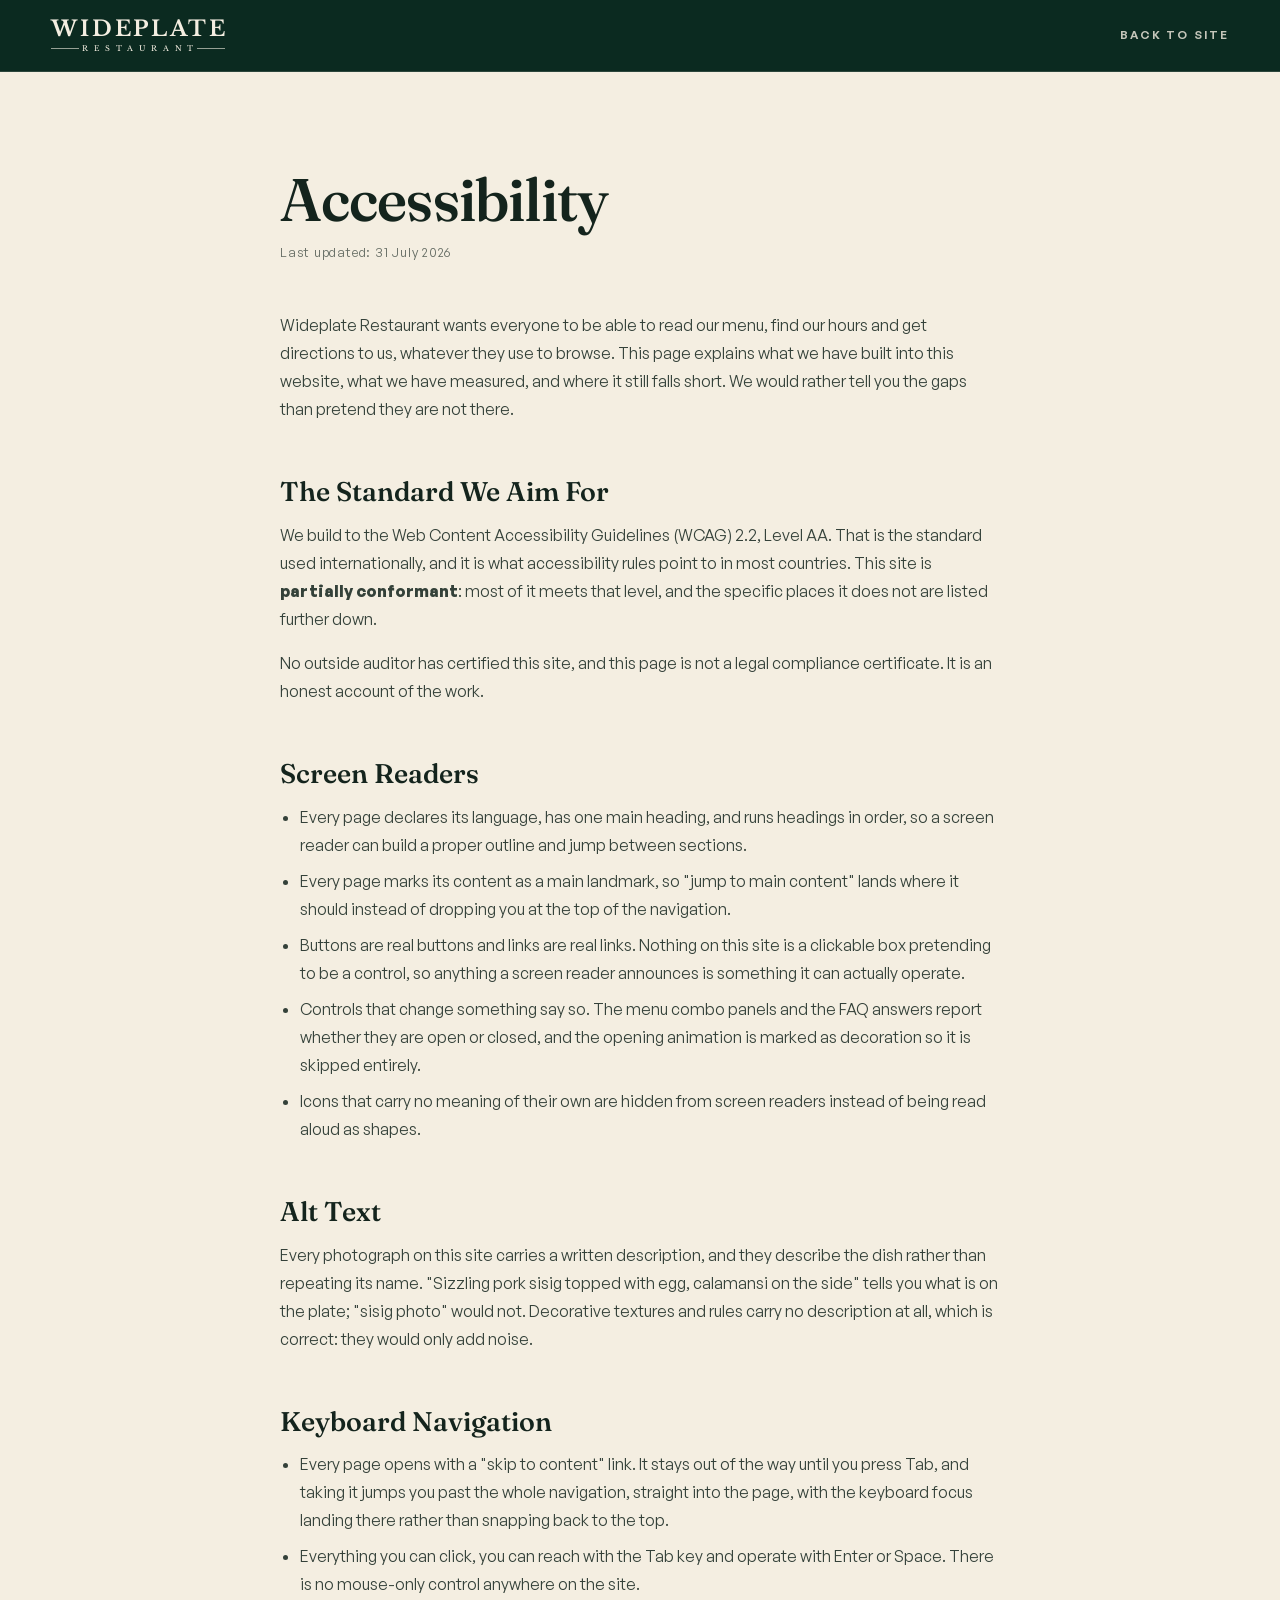
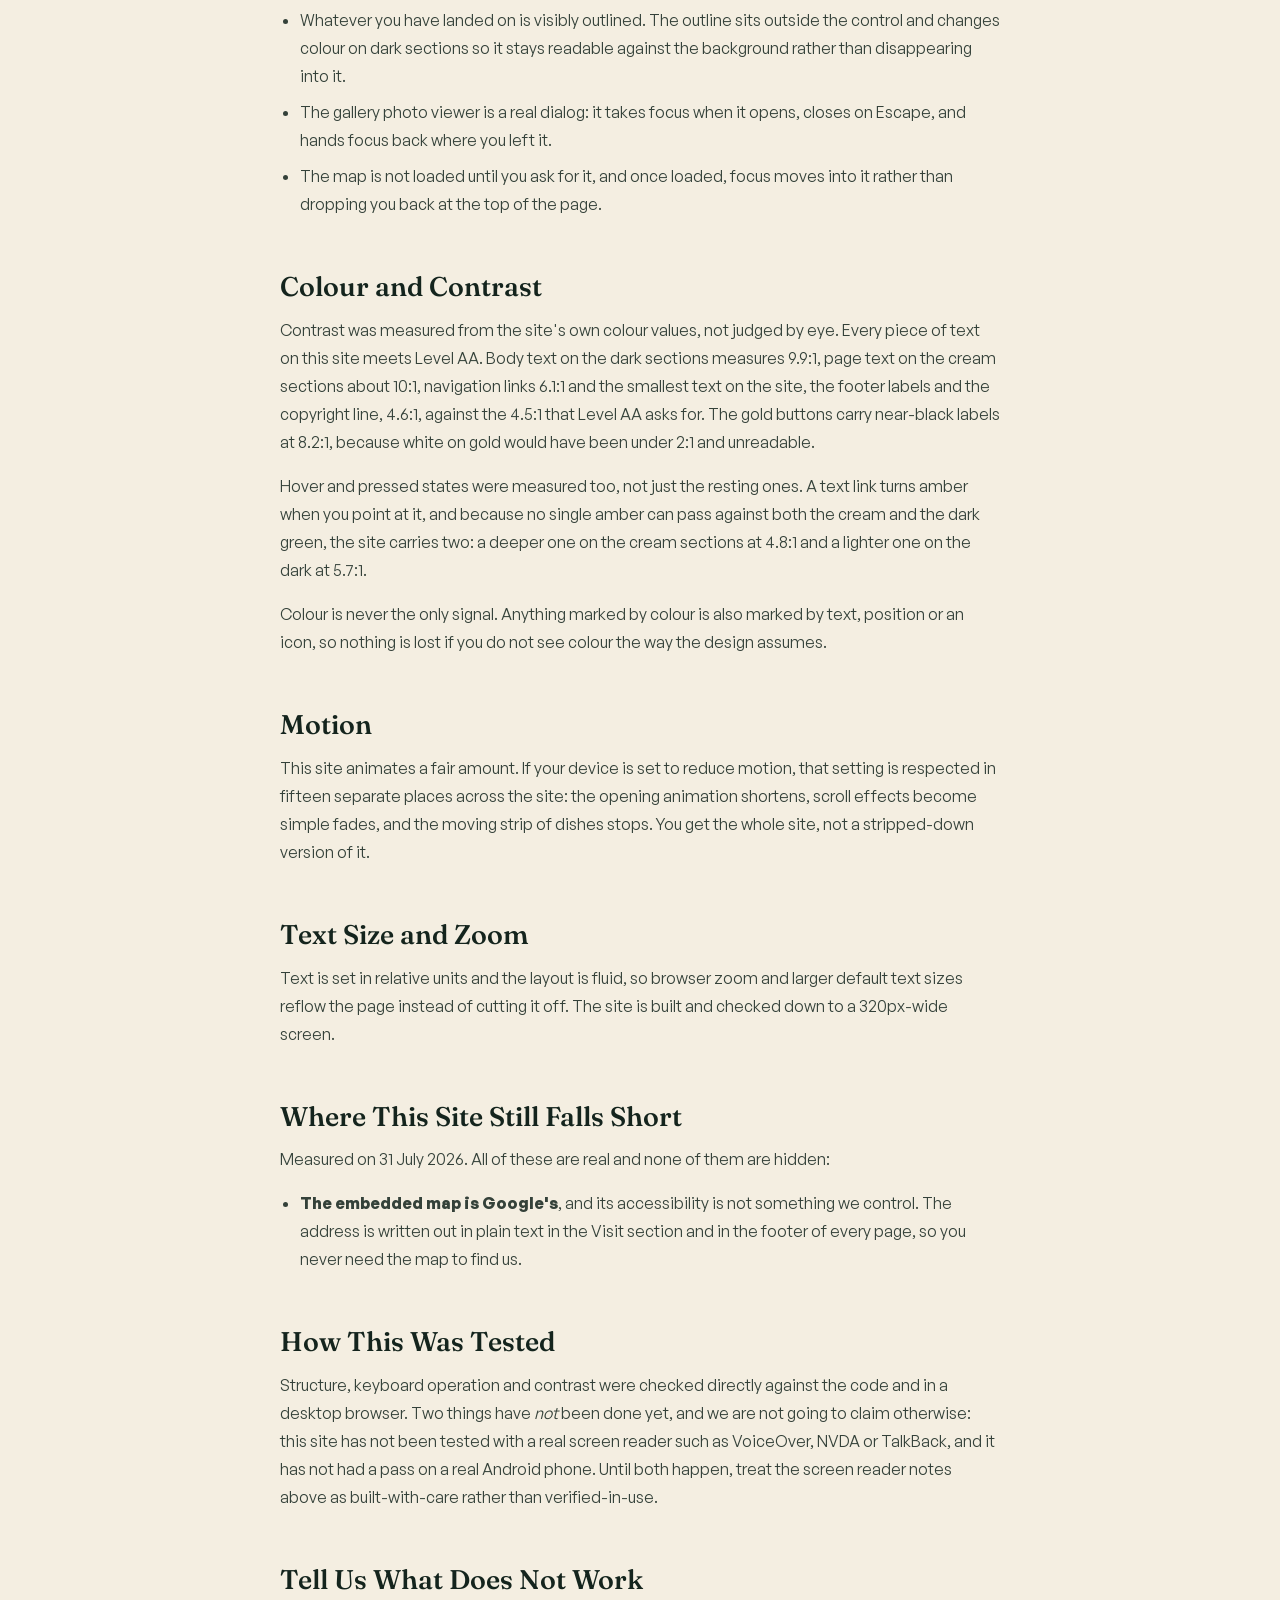
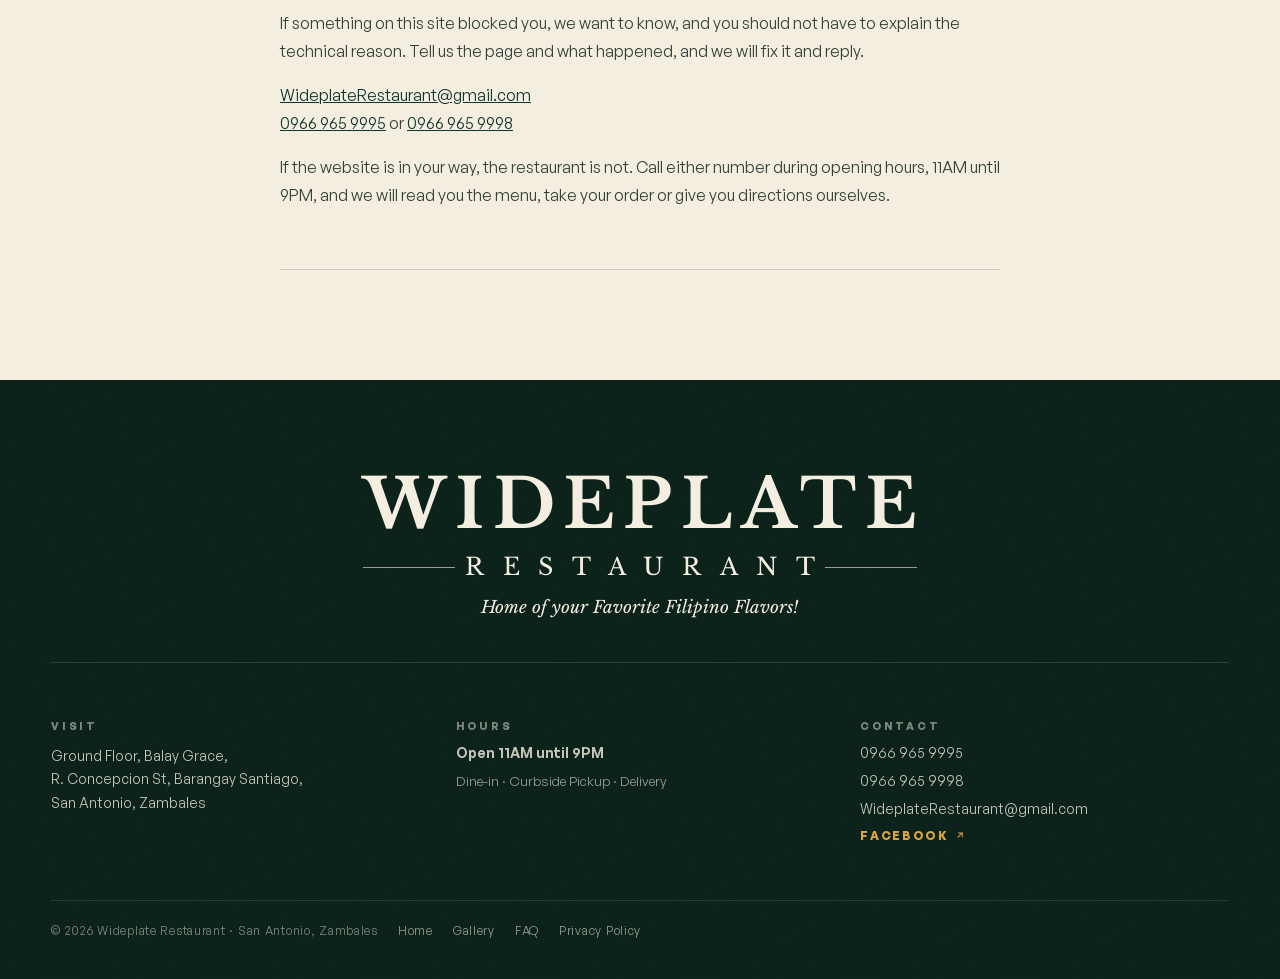
<file: accessibility.html>
<!DOCTYPE html>
<!--
  NOTE TO THE SITE OWNER: every claim on this page was measured against the
  code on 31 July 2026, not assumed. The "Where this site still falls short"
  section is deliberate and honest — an accessibility statement that only
  lists wins is worth nothing, and the shortfalls listed there are all small
  CSS values that can be fixed. Two things are NOT yet done and are named as
  such on the page: no testing with a real screen reader (VoiceOver, NVDA,
  TalkBack) and no real Android device pass. Re-measure before editing any
  number here. This is not a legal certification and has not been reviewed by
  a lawyer.
-->
<html lang="en">
<head>
<meta charset="utf-8">
<meta name="viewport" content="width=device-width, initial-scale=1">
<title>Accessibility · Wideplate Restaurant</title>
<meta name="description" content="How this website works with screen readers, keyboards, and low vision, what we have measured, and where it still falls short.">
<link rel="icon" type="image/svg+xml" href="data:image/svg+xml,%3Csvg%20xmlns='http://www.w3.org/2000/svg'%20viewBox='0%200%2032%2032'%3E%3Crect%20width='32'%20height='32'%20rx='7'%20fill='%230B2A20'/%3E%3Ctext%20x='16'%20y='24'%20font-family='Georgia,serif'%20font-size='21'%20font-weight='700'%20fill='%23D9A441'%20text-anchor='middle'%3EW%3C/text%3E%3C/svg%3E">
<link rel="preconnect" href="https://fonts.googleapis.com">
<link rel="preconnect" href="https://fonts.gstatic.com" crossorigin="anonymous">
<link rel="stylesheet" media="print" onload="this.media='all'" href="https://fonts.googleapis.com/css2?family=Fraunces:ital,opsz,wght@0,9..144,300..900;1,9..144,300..900&amp;display=swap">
<link rel="stylesheet" media="print" onload="this.media='all'" href="https://fonts.googleapis.com/css2?family=Libre+Baskerville:ital,wght@0,400;0,700;1,400&amp;display=swap">
<noscript><link rel="stylesheet" href="https://fonts.googleapis.com/css2?family=Fraunces:ital,opsz,wght@0,9..144,300..900;1,9..144,300..900&amp;display=swap"><link rel="stylesheet" href="https://fonts.googleapis.com/css2?family=Libre+Baskerville:ital,wght@0,400;0,700;1,400&amp;display=swap"></noscript>
<link rel="stylesheet" href="./css/site.css">
<link rel="stylesheet" href="./css/privacy.css">
<style>
    /* ===== Branded preloader =====
       DUPLICATED IN FOUR FILES ON PURPOSE: index.html, gallery.html, faq.html
       and privacy-policy.html each carry an identical copy of this <style>,
       the <script> under it, and the #wp-ld markup at the top of the page.
       It stays inline even though css/site.css now exists: an external
       sheet is fetched, so the page would paint before the loader covered
       it, which is the exact flash the loader exists to prevent. That is
       why this one block is duplicated rather than shared — an edit to
       one is an edit to all four.
       The wordmark is the nav wordmark, scaled up: same type stack, same
       0.13em tracking, same hairline-flanked RESTAURANT line. Keep it that
       way rather than restyling it here. */
    #wp-ld { display: none; }
    /* Everything below is gated on .wp-loading, which the inline script adds.
       With JS off, or if that script never runs at all, the loader simply
       never appears — it can never seal a visitor behind a green screen. */
    /* Keep the scrollbar track present for the whole load. Without this the
       loader's old html { overflow: hidden } removed the scrollbar, and when the
       loader exited it came back and claimed ~15px, reflowing the page narrower
       in one frame — on the hero that read as a jump left plus a shrink.
       There is deliberately NO scroll lock here any more. Taking the body out of
       flow kept the width stable but fought the browser over scroll position:
       first it discarded restoration entirely, then it raced the fragment jump
       when the URL carried a #section. Letting the browser own the scroll
       position is worth more than stopping a scroll nobody can see behind a
       full-screen loader. */
    html.wp-loading { overflow-y: scroll; }
    html.wp-loading #wp-ld { display: flex; position: fixed; inset: 0; z-index: 999; align-items: center; justify-content: center; background: #0F362C; will-change: clip-path; }
    /* Hold the page's own load-intro (hero headline mask-rise, scrim fade,
       Ken Burns, slide crossfades) at frame 0 while the loader is up, so it
       plays for someone who is actually looking at it. A paused animation
       does not advance, so nothing is skipped: dropping .wp-loading resumes
       every one of them from their true start. Inert on pages with no #top. */
    html.wp-loading #top, html.wp-loading #top * { animation-play-state: paused !important; }
    /* Exit: the loader lifts away, its visible band collapsing upward. */
    #wp-ld.is-out { animation: wpld-wipe 0.5s cubic-bezier(0.65, 0, 0.35, 1) both; }
    @keyframes wpld-wipe { from { clip-path: inset(0 0 0 0); } to { clip-path: inset(0 0 100% 0); } }
    #wp-ld.is-out .wp-ld-mark { animation: wpld-lift 0.5s cubic-bezier(0.65, 0, 0.35, 1) both; }
    @keyframes wpld-lift { to { transform: translateY(-14px); opacity: 0; } }
    .wp-ld-mark { display: flex; flex-direction: column; align-items: center; font-size: clamp(26px, 6.9vw, 62px); gap: 0.257em; width: auto; max-width: min(88vw, 620px); color: #F4EEE1; will-change: transform, opacity; }
    /* Negative right margin cancels the trailing letter-space so the word is
       optically centred, not centred-plus-one-gap. */
    .wp-ld-name { display: flex; justify-content: center; margin-right: -0.13em; font-family: 'New Baskerville FS', 'New Baskerville', 'Libre Baskerville', Baskerville, Georgia, serif; font-weight: 700; font-size: 1em; letter-spacing: 0.13em; line-height: 1; }
    .wp-ld-name > span { display: block; overflow: hidden; padding-bottom: 0.1em; }
    .wp-ld-name i { display: block; font-style: normal; animation: wpld-rise 0.62s cubic-bezier(0.16, 1, 0.3, 1) both; }
    @keyframes wpld-rise { from { transform: translateY(108%); } to { transform: none; } }
    .wp-ld-name > span:nth-child(1) i { animation-delay: 0.05s; }
    .wp-ld-name > span:nth-child(2) i { animation-delay: 0.092s; }
    .wp-ld-name > span:nth-child(3) i { animation-delay: 0.134s; }
    .wp-ld-name > span:nth-child(4) i { animation-delay: 0.176s; }
    .wp-ld-name > span:nth-child(5) i { animation-delay: 0.218s; }
    .wp-ld-name > span:nth-child(6) i { animation-delay: 0.26s; }
    .wp-ld-name > span:nth-child(7) i { animation-delay: 0.302s; }
    .wp-ld-name > span:nth-child(8) i { animation-delay: 0.344s; }
    .wp-ld-name > span:nth-child(9) i { animation-delay: 0.386s; }
    .wp-ld-sub { display: flex; align-items: center; gap: 0.141em; width: 100%; }
    .wp-ld-rule { flex: 1; height: 1px; background: rgba(244, 238, 225, 0.6); transform-origin: center; animation: wpld-draw 0.5s cubic-bezier(0.16, 1, 0.3, 1) 0.5s both; }
    @keyframes wpld-draw { from { transform: scaleX(0); } to { transform: scaleX(1); } }
    /* letter-spacing is a layout property, so this one reflows a 3-element
       flex row for 0.55s. Fine here and nowhere else: it runs once, on a
       static screen, with no scroll loop attached. */
    .wp-ld-tag { font-family: 'New Baskerville FS', 'New Baskerville', 'Libre Baskerville', Baskerville, Georgia, serif; font-size: 0.35em; font-weight: 400; letter-spacing: 0.785em; margin-right: -0.785em; line-height: 1; white-space: nowrap; animation: wpld-tag 0.55s ease 0.56s both; }
    @keyframes wpld-tag { from { opacity: 0; letter-spacing: 1.07em; } to { opacity: 1; letter-spacing: 0.785em; } }
    .wp-ld-bar { display: block; width: 42%; height: 2px; background: rgba(244, 238, 225, 0.16); overflow: hidden; }
    .wp-ld-bar i { display: block; width: 100%; height: 100%; background: #D9A441; transform-origin: left; animation: wpld-fill 1.15s cubic-bezier(0.4, 0, 0.2, 1) 0.2s both; }
    @keyframes wpld-fill { from { transform: scaleX(0); } to { transform: scaleX(1); } }
    @media (prefers-reduced-motion: reduce) {
      /* Static wordmark on the green, a brief hold, then gone. No letter
         rise, no drawn rules, no progress fill, no wipe. Every rule above is
         authored so its resting state IS the finished state, so switching the
         animations off leaves a correct, complete wordmark. */
      .wp-ld-name i, .wp-ld-rule, .wp-ld-tag { animation: none !important; }
      .wp-ld-bar { display: none; }
      #wp-ld.is-out, #wp-ld.is-out .wp-ld-mark { animation: none !important; }
      #wp-ld.is-out { display: none !important; }
    }
</style>
<script>
  /* Preloader controller — duplicated in all four pages with the CSS above.
     Timing contract: the wordmark finishes animating at ~1.35s, so MIN holds
     the loader until then and it is never cut off mid-flourish. MAX is the
     hard cap AND the failsafe in one: it is an unconditional timer, so a
     DOMContentLoaded that never arrives (stalled asset, hung parse) still
     dismisses the loader. Total including the 0.5s exit wipe: 1.9s normally,
     2.2s worst case. Deliberately under the 3s failsafe ceiling — this is a
     marketing site and a visitor came here for directions and a menu. */
  (function () {
    var d = document, root = d.documentElement;
    var still = window.matchMedia('(prefers-reduced-motion: reduce)').matches;
    var MIN = still ? 450 : 1400, MAX = still ? 700 : 1700, WIPE = still ? 0 : 500;
    var t0 = Date.now(), done = false;
    /* Own the scroll position rather than racing the browser for it. Set here,
    in the <head>, because the browser restores very early and 'manual' has
    to be in place before it does. app.js does the actual saving and
    restoring once the loader has lifted.
    ABOVE the session check below on purpose: this has to run on EVERY load,
    including the ones that skip the loader. */
    if ('scrollRestoration' in history) history.scrollRestoration = 'manual';
    /* Once per session, not once per load. The skip is "never add
       .wp-loading", which is what keeps the animation gate honest — see the
       full note in index.html, this block is duplicated in all four pages. */
    try {
      if (sessionStorage.getItem('wp:seen') === '1') return;
      sessionStorage.setItem('wp:seen', '1');
    } catch (e) { /* no storage to remember with: show the loader */ }
    root.classList.add('wp-loading');
    function exit() {
      if (done) return;
      done = true;
      var el = d.getElementById('wp-ld');
      if (el) el.classList.add('is-out');
      setTimeout(function () {
        /* Removed from the DOM, not just hidden: it is decorative and must
           not be reachable by keyboard or a screen reader afterwards. */
        if (el && el.parentNode) el.parentNode.removeChild(el);
        root.classList.remove('wp-loading');
        /* app.js holds the scroll reveals until this fires, and dropping
           .wp-loading above un-pauses the hero's intro. Both resume exactly
           as they were, with no change to their own timing or triggers. */
        window.dispatchEvent(new Event('wp:ready'));
      }, WIPE);
    }
    function schedule() { setTimeout(exit, Math.max(0, MIN - (Date.now() - t0))); }
    if (d.readyState === 'loading') d.addEventListener('DOMContentLoaded', schedule); else schedule();
    setTimeout(exit, MAX);
  })();
</script>
<script src="./js/app.js" defer></script>
</head>
<body>
  <!-- Branded preloader. Decorative, so aria-hidden; it also deletes itself
       from the DOM once it has lifted, so it can never take focus. Its CSS and
       its controller are inlined at the end of the head, along with the note that
       this block is duplicated across all four pages. -->
  <div id="wp-ld" aria-hidden="true">
    <div class="wp-ld-mark">
      <span class="wp-ld-name"><span><i>W</i></span><span><i>I</i></span><span><i>D</i></span><span><i>E</i></span><span><i>P</i></span><span><i>L</i></span><span><i>A</i></span><span><i>T</i></span><span><i>E</i></span></span>
      <span class="wp-ld-sub"><span class="wp-ld-rule"></span><span class="wp-ld-tag">RESTAURANT</span><span class="wp-ld-rule"></span></span>
      <span class="wp-ld-bar"><i></i></span>
    </div>
  </div>
  <a class="wl-skip" href="#wl-content">Skip to content</a>
  <header class="wl-pp-head">
    <a class="wl-pp-mark" href="index.html" aria-label="Wideplate Restaurant home">
      <b>WIDEPLATE</b>
      <i><span aria-hidden="true"></span><em>RESTAURANT</em><span aria-hidden="true"></span></i>
    </a>
    <a class="wl-pp-back" href="index.html">Back to site</a>
  </header>

  <main id="wl-main">
    <h1 id="wl-content" tabindex="-1">Accessibility</h1>
    <p class="wl-pp-date">Last updated: 31 July 2026</p>

    <p>Wideplate Restaurant wants everyone to be able to read our menu, find our hours and get directions to us, whatever they use to browse. This page explains what we have built into this website, what we have measured, and where it still falls short. We would rather tell you the gaps than pretend they are not there.</p>

    <h2>The Standard We Aim For</h2>
    <p>We build to the Web Content Accessibility Guidelines (WCAG) 2.2, Level AA. That is the standard used internationally, and it is what accessibility rules point to in most countries. This site is <strong>partially conformant</strong>: most of it meets that level, and the specific places it does not are listed further down.</p>
    <p>No outside auditor has certified this site, and this page is not a legal compliance certificate. It is an honest account of the work.</p>

    <h2>Screen Readers</h2>
    <ul>
      <li>Every page declares its language, has one main heading, and runs headings in order, so a screen reader can build a proper outline and jump between sections.</li>
      <li>Every page marks its content as a main landmark, so "jump to main content" lands where it should instead of dropping you at the top of the navigation.</li>
      <li>Buttons are real buttons and links are real links. Nothing on this site is a clickable box pretending to be a control, so anything a screen reader announces is something it can actually operate.</li>
      <li>Controls that change something say so. The menu combo panels and the FAQ answers report whether they are open or closed, and the opening animation is marked as decoration so it is skipped entirely.</li>
      <li>Icons that carry no meaning of their own are hidden from screen readers instead of being read aloud as shapes.</li>
    </ul>

    <h2>Alt Text</h2>
    <p>Every photograph on this site carries a written description, and they describe the dish rather than repeating its name. "Sizzling pork sisig topped with egg, calamansi on the side" tells you what is on the plate; "sisig photo" would not. Decorative textures and rules carry no description at all, which is correct: they would only add noise.</p>

    <h2>Keyboard Navigation</h2>
    <ul>
      <li>Every page opens with a "skip to content" link. It stays out of the way until you press Tab, and taking it jumps you past the whole navigation, straight into the page, with the keyboard focus landing there rather than snapping back to the top.</li>
      <li>Everything you can click, you can reach with the Tab key and operate with Enter or Space. There is no mouse-only control anywhere on the site.</li>
      <li>Whatever you have landed on is visibly outlined. The outline sits outside the control and changes colour on dark sections so it stays readable against the background rather than disappearing into it.</li>
      <li>The gallery photo viewer is a real dialog: it takes focus when it opens, closes on Escape, and hands focus back where you left it.</li>
      <li>The map is not loaded until you ask for it, and once loaded, focus moves into it rather than dropping you back at the top of the page.</li>
    </ul>

    <h2>Colour and Contrast</h2>
    <p>Contrast was measured from the site's own colour values, not judged by eye. Every piece of text on this site meets Level AA. Body text on the dark sections measures 9.9:1, page text on the cream sections about 10:1, navigation links 6.1:1 and the smallest text on the site, the footer labels and the copyright line, 4.6:1, against the 4.5:1 that Level AA asks for. The gold buttons carry near-black labels at 8.2:1, because white on gold would have been under 2:1 and unreadable.</p>
    <p>Hover and pressed states were measured too, not just the resting ones. A text link turns amber when you point at it, and because no single amber can pass against both the cream and the dark green, the site carries two: a deeper one on the cream sections at 4.8:1 and a lighter one on the dark at 5.7:1.</p>
    <p>Colour is never the only signal. Anything marked by colour is also marked by text, position or an icon, so nothing is lost if you do not see colour the way the design assumes.</p>

    <h2>Motion</h2>
    <p>This site animates a fair amount. If your device is set to reduce motion, that setting is respected in fifteen separate places across the site: the opening animation shortens, scroll effects become simple fades, and the moving strip of dishes stops. You get the whole site, not a stripped-down version of it.</p>

    <h2>Text Size and Zoom</h2>
    <p>Text is set in relative units and the layout is fluid, so browser zoom and larger default text sizes reflow the page instead of cutting it off. The site is built and checked down to a 320px-wide screen.</p>

    <h2>Where This Site Still Falls Short</h2>
    <p>Measured on 31 July 2026. All of these are real and none of them are hidden:</p>
    <ul>
      <li><strong>The embedded map is Google's</strong>, and its accessibility is not something we control. The address is written out in plain text in the Visit section and in the footer of every page, so you never need the map to find us.</li>
    </ul>

    <h2>How This Was Tested</h2>
    <p>Structure, keyboard operation and contrast were checked directly against the code and in a desktop browser. Two things have <em>not</em> been done yet, and we are not going to claim otherwise: this site has not been tested with a real screen reader such as VoiceOver, NVDA or TalkBack, and it has not had a pass on a real Android phone. Until both happen, treat the screen reader notes above as built-with-care rather than verified-in-use.</p>

    <h2>Tell Us What Does Not Work</h2>
    <p>If something on this site blocked you, we want to know, and you should not have to explain the technical reason. Tell us the page and what happened, and we will fix it and reply.</p>
    <p><a href="mailto:WideplateRestaurant@gmail.com">WideplateRestaurant@gmail.com</a><br>
    <a href="tel:+639669659995">0966 965 9995</a> or <a href="tel:+639669659998">0966 965 9998</a></p>
    <p>If the website is in your way, the restaurant is not. Call either number during opening hours, 11AM until 9PM, and we will read you the menu, take your order or give you directions ourselves.</p>

    <hr class="wl-pp-rule">
  </main>

  <!-- Footer markup is identical across all four pages; its styling lives in
       css/site.css. The markup still has to be kept in sync by hand — there is
       no include mechanism here — but the CSS no longer does. -->
  <footer class="wl-foot">
    <div class="wl-foot-inner">
      <div class="wl-foot-top">
        <div class="wl-foot-brand">
          <p class="wl-foot-mark">WIDEPLATE</p>
          <div class="wl-foot-sub">
            <span class="wl-foot-rule" aria-hidden="true"></span>
            <span class="wl-foot-tag">RESTAURANT</span>
            <span class="wl-foot-rule" aria-hidden="true"></span>
          </div>
          <p class="wl-foot-tagline">Home of your Favorite Filipino Flavors!</p>
        </div>
      </div>
      <div class="wl-foot-cols">
        <div class="wl-foot-col">
          <p class="wl-foot-label">Visit</p>
          <p class="wl-foot-text">Ground Floor, Balay Grace,<br>R. Concepcion St, Barangay Santiago,<br>San Antonio, Zambales</p>
        </div>
        <div class="wl-foot-col">
          <p class="wl-foot-label">Hours</p>
          <p class="wl-foot-hours">Open 11AM until 9PM</p>
          <p class="wl-foot-note">Dine-in · Curbside Pickup · Delivery</p>
        </div>
        <div class="wl-foot-col">
          <p class="wl-foot-label">Contact</p>
          <a class="wl-foot-link is-num" href="tel:+639669659995">0966 965 9995</a>
          <a class="wl-foot-link is-num" href="tel:+639669659998">0966 965 9998</a>
          <a class="wl-foot-link" href="mailto:WideplateRestaurant@gmail.com">WideplateRestaurant@gmail.com</a>
          <a class="wl-foot-fb" href="https://facebook.com/wideplaterestaurant" target="_blank" rel="noopener">Facebook <svg viewBox="0 0 24 24" fill="none" stroke="currentColor" stroke-width="2.4" stroke-linecap="round" stroke-linejoin="round" aria-hidden="true"><path d="M7 17L17 7"/><path d="M8 7h9v9"/></svg></a>
        </div>
      </div>
      <div class="wl-foot-bottom">
        <p class="wl-foot-copy">© 2026 Wideplate Restaurant · San Antonio, Zambales</p>
        <a class="wl-navlink" href="index.html">Home</a>
        <a class="wl-navlink" href="gallery.html">Gallery</a>
        <a class="wl-navlink" href="faq.html">FAQ</a>
        <a class="wl-navlink" href="privacy-policy.html">Privacy Policy</a>
      </div>
    </div>
    <div class="wl-foot-noise" aria-hidden="true"></div>
  </footer>

</body>
</html>
</file>
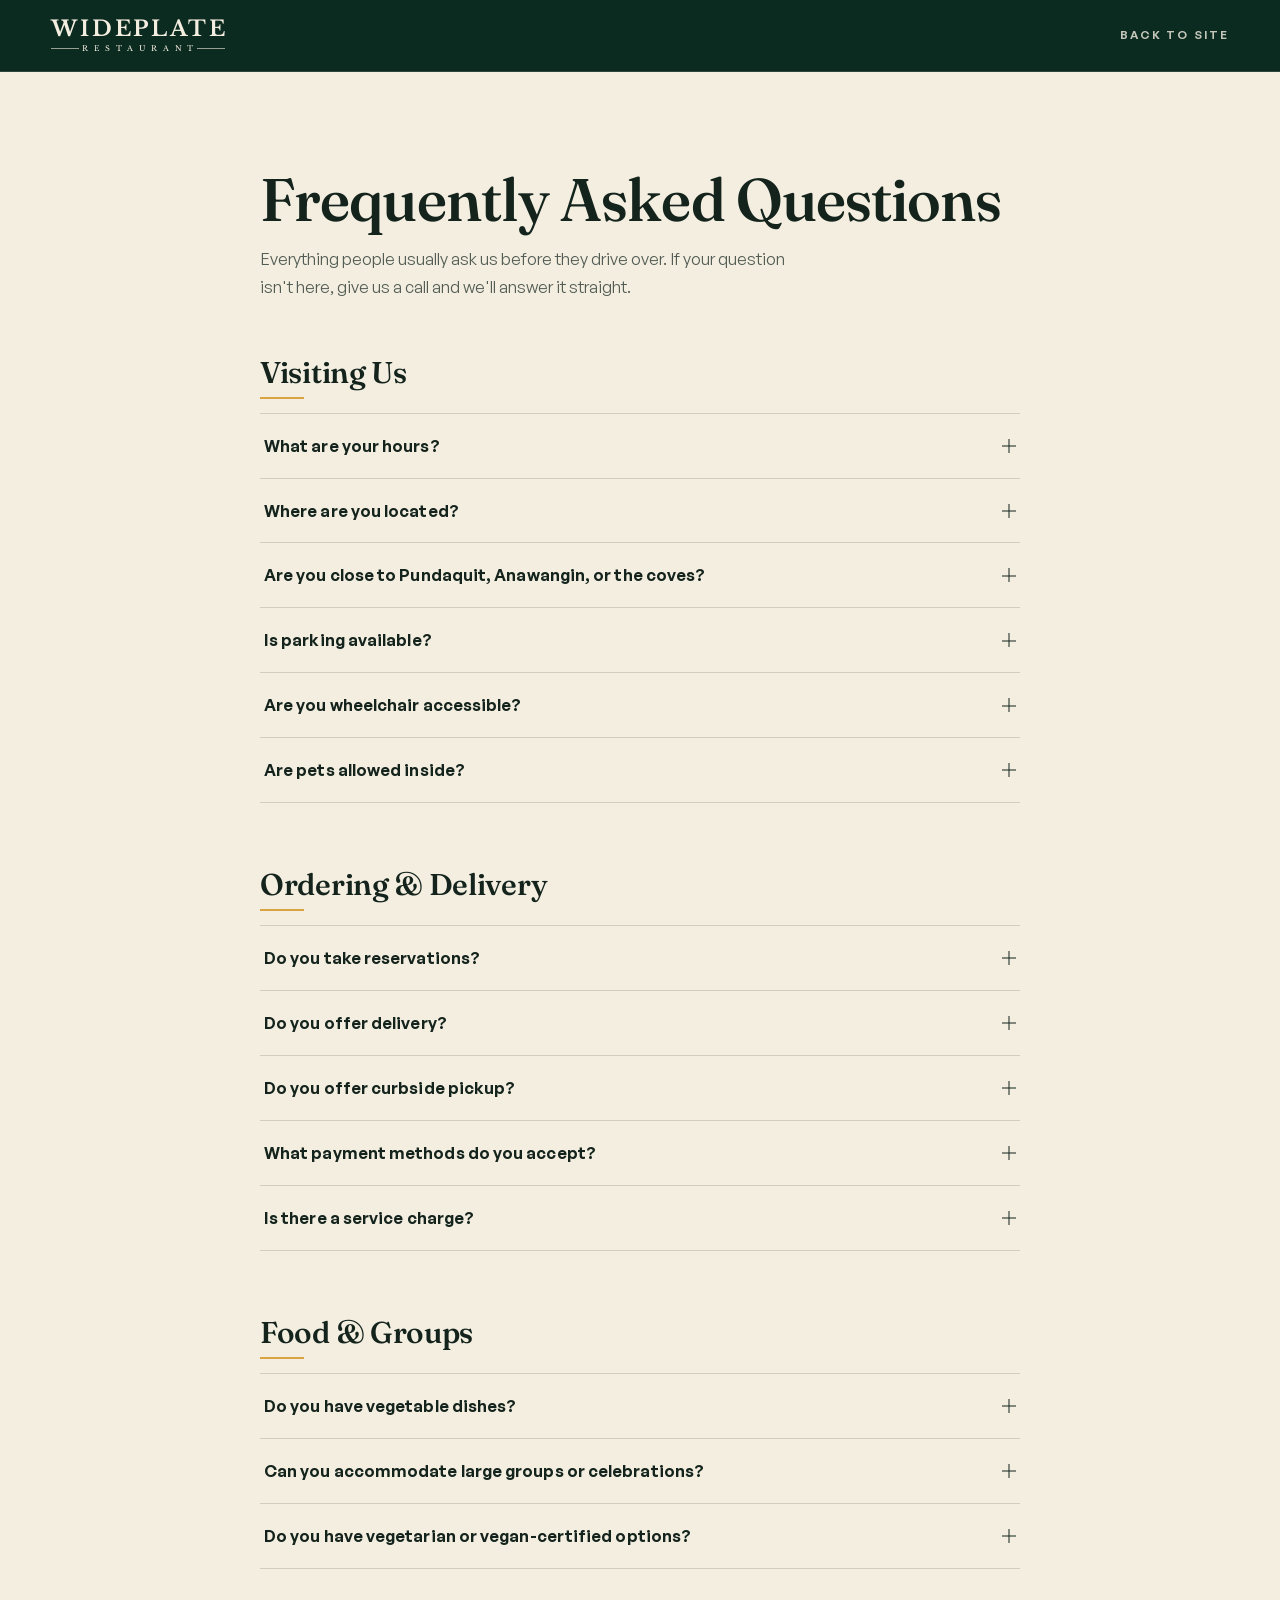
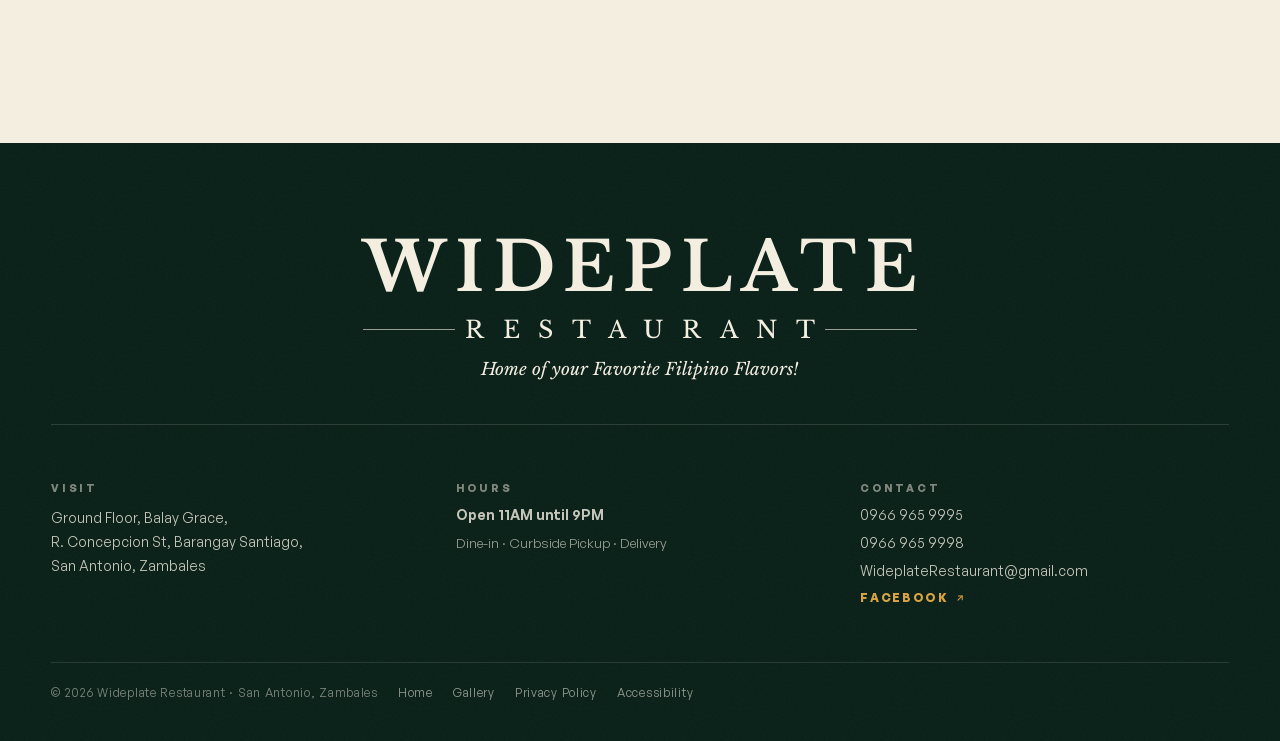
<file: faq.html>
<!doctype html>
<!--
  NOTE TO THE SITE OWNER: answers marked <!- - CONFIRM WITH CLIENT - -> below are
  safe, non-specific placeholders. They are NOT fabricated details, but they have
  not been verified with Wideplate either. Confirm each one before launch.
-->
<html lang="en">
  <head>
    <meta charset="utf-8" />
    <meta name="viewport" content="width=device-width, initial-scale=1" />
    <title>Frequently Asked Questions · Wideplate Restaurant</title>
    <meta
      name="description"
      content="Hours, location, parking, delivery, service charge, and group dining at Wideplate Restaurant in San Antonio, Zambales."
    />
    <link
      rel="icon"
      type="image/svg+xml"
      href="data:image/svg+xml,%3Csvg%20xmlns='http://www.w3.org/2000/svg'%20viewBox='0%200%2032%2032'%3E%3Crect%20width='32'%20height='32'%20rx='7'%20fill='%230B2A20'/%3E%3Ctext%20x='16'%20y='24'%20font-family='Georgia,serif'%20font-size='21'%20font-weight='700'%20fill='%23D9A441'%20text-anchor='middle'%3EW%3C/text%3E%3C/svg%3E"
    />
    <link rel="preconnect" href="https://fonts.googleapis.com" />
    <link
      rel="preconnect"
      href="https://fonts.gstatic.com"
      crossorigin="anonymous"
    />
    <link
      rel="stylesheet"
      media="print"
      onload="this.media = 'all'"
      href="https://fonts.googleapis.com/css2?family=Fraunces:ital,opsz,wght@0,9..144,300..900;1,9..144,300..900&amp;display=swap"
    />
    <link
      rel="stylesheet"
      media="print"
      onload="this.media = 'all'"
      href="https://fonts.googleapis.com/css2?family=Libre+Baskerville:ital,wght@0,400;0,700;1,400&amp;display=swap"
    />
    <noscript
      ><link
        rel="stylesheet"
        href="https://fonts.googleapis.com/css2?family=Fraunces:ital,opsz,wght@0,9..144,300..900;1,9..144,300..900&amp;display=swap" /><link
        rel="stylesheet"
        href="https://fonts.googleapis.com/css2?family=Libre+Baskerville:ital,wght@0,400;0,700;1,400&amp;display=swap"
    /></noscript>
    <!-- Stamp .js before first paint. app.js also does this, but it is deferred, so
     without this the answers would paint open for a frame and then collapse. -->
    <script>
      document.documentElement.classList.add("js");
    </script>
    <link rel="stylesheet" href="./css/site.css">
    <link rel="stylesheet" href="./css/faq.css">
    <style>
        /* ===== Branded preloader =====
           DUPLICATED IN FOUR FILES ON PURPOSE: index.html, gallery.html, faq.html
           and privacy-policy.html each carry an identical copy of this <style>,
           the <script> under it, and the #wp-ld markup at the top of the page.
           It stays inline even though css/site.css now exists: an external
           sheet is fetched, so the page would paint before the loader covered
           it, which is the exact flash the loader exists to prevent. That is
           why this one block is duplicated rather than shared — an edit to
           one is an edit to all four.
           The wordmark is the nav wordmark, scaled up: same type stack, same
           0.13em tracking, same hairline-flanked RESTAURANT line. Keep it that
           way rather than restyling it here. */
        #wp-ld { display: none; }
        /* Everything below is gated on .wp-loading, which the inline script adds.
           With JS off, or if that script never runs at all, the loader simply
           never appears — it can never seal a visitor behind a green screen. */
        /* Keep the scrollbar track present for the whole load. Without this the
           loader's old html { overflow: hidden } removed the scrollbar, and when the
           loader exited it came back and claimed ~15px, reflowing the page narrower
           in one frame — on the hero that read as a jump left plus a shrink.
           There is deliberately NO scroll lock here any more. Taking the body out of
           flow kept the width stable but fought the browser over scroll position:
           first it discarded restoration entirely, then it raced the fragment jump
           when the URL carried a #section. Letting the browser own the scroll
           position is worth more than stopping a scroll nobody can see behind a
           full-screen loader. */
        html.wp-loading { overflow-y: scroll; }
        html.wp-loading #wp-ld { display: flex; position: fixed; inset: 0; z-index: 999; align-items: center; justify-content: center; background: #0F362C; will-change: clip-path; }
        /* Hold the page's own load-intro (hero headline mask-rise, scrim fade,
           Ken Burns, slide crossfades) at frame 0 while the loader is up, so it
           plays for someone who is actually looking at it. A paused animation
           does not advance, so nothing is skipped: dropping .wp-loading resumes
           every one of them from their true start. Inert on pages with no #top. */
        html.wp-loading #top, html.wp-loading #top * { animation-play-state: paused !important; }
        /* Exit: the loader lifts away, its visible band collapsing upward. */
        #wp-ld.is-out { animation: wpld-wipe 0.5s cubic-bezier(0.65, 0, 0.35, 1) both; }
        @keyframes wpld-wipe { from { clip-path: inset(0 0 0 0); } to { clip-path: inset(0 0 100% 0); } }
        #wp-ld.is-out .wp-ld-mark { animation: wpld-lift 0.5s cubic-bezier(0.65, 0, 0.35, 1) both; }
        @keyframes wpld-lift { to { transform: translateY(-14px); opacity: 0; } }
        .wp-ld-mark { display: flex; flex-direction: column; align-items: center; font-size: clamp(26px, 6.9vw, 62px); gap: 0.257em; width: auto; max-width: min(88vw, 620px); color: #F4EEE1; will-change: transform, opacity; }
        /* Negative right margin cancels the trailing letter-space so the word is
           optically centred, not centred-plus-one-gap. */
        .wp-ld-name { display: flex; justify-content: center; margin-right: -0.13em; font-family: 'New Baskerville FS', 'New Baskerville', 'Libre Baskerville', Baskerville, Georgia, serif; font-weight: 700; font-size: 1em; letter-spacing: 0.13em; line-height: 1; }
        .wp-ld-name > span { display: block; overflow: hidden; padding-bottom: 0.1em; }
        .wp-ld-name i { display: block; font-style: normal; animation: wpld-rise 0.62s cubic-bezier(0.16, 1, 0.3, 1) both; }
        @keyframes wpld-rise { from { transform: translateY(108%); } to { transform: none; } }
        .wp-ld-name > span:nth-child(1) i { animation-delay: 0.05s; }
        .wp-ld-name > span:nth-child(2) i { animation-delay: 0.092s; }
        .wp-ld-name > span:nth-child(3) i { animation-delay: 0.134s; }
        .wp-ld-name > span:nth-child(4) i { animation-delay: 0.176s; }
        .wp-ld-name > span:nth-child(5) i { animation-delay: 0.218s; }
        .wp-ld-name > span:nth-child(6) i { animation-delay: 0.26s; }
        .wp-ld-name > span:nth-child(7) i { animation-delay: 0.302s; }
        .wp-ld-name > span:nth-child(8) i { animation-delay: 0.344s; }
        .wp-ld-name > span:nth-child(9) i { animation-delay: 0.386s; }
        .wp-ld-sub { display: flex; align-items: center; gap: 0.141em; width: 100%; }
        .wp-ld-rule { flex: 1; height: 1px; background: rgba(244, 238, 225, 0.6); transform-origin: center; animation: wpld-draw 0.5s cubic-bezier(0.16, 1, 0.3, 1) 0.5s both; }
        @keyframes wpld-draw { from { transform: scaleX(0); } to { transform: scaleX(1); } }
        /* letter-spacing is a layout property, so this one reflows a 3-element
           flex row for 0.55s. Fine here and nowhere else: it runs once, on a
           static screen, with no scroll loop attached. */
        .wp-ld-tag { font-family: 'New Baskerville FS', 'New Baskerville', 'Libre Baskerville', Baskerville, Georgia, serif; font-size: 0.35em; font-weight: 400; letter-spacing: 0.785em; margin-right: -0.785em; line-height: 1; white-space: nowrap; animation: wpld-tag 0.55s ease 0.56s both; }
        @keyframes wpld-tag { from { opacity: 0; letter-spacing: 1.07em; } to { opacity: 1; letter-spacing: 0.785em; } }
        .wp-ld-bar { display: block; width: 42%; height: 2px; background: rgba(244, 238, 225, 0.16); overflow: hidden; }
        .wp-ld-bar i { display: block; width: 100%; height: 100%; background: #D9A441; transform-origin: left; animation: wpld-fill 1.15s cubic-bezier(0.4, 0, 0.2, 1) 0.2s both; }
        @keyframes wpld-fill { from { transform: scaleX(0); } to { transform: scaleX(1); } }
        @media (prefers-reduced-motion: reduce) {
          /* Static wordmark on the green, a brief hold, then gone. No letter
             rise, no drawn rules, no progress fill, no wipe. Every rule above is
             authored so its resting state IS the finished state, so switching the
             animations off leaves a correct, complete wordmark. */
          .wp-ld-name i, .wp-ld-rule, .wp-ld-tag { animation: none !important; }
          .wp-ld-bar { display: none; }
          #wp-ld.is-out, #wp-ld.is-out .wp-ld-mark { animation: none !important; }
          #wp-ld.is-out { display: none !important; }
        }
    </style>
    <script>
      /* Preloader controller — duplicated in all four pages with the CSS above.
         Timing contract: the wordmark finishes animating at ~1.35s, so MIN holds
         the loader until then and it is never cut off mid-flourish. MAX is the
         hard cap AND the failsafe in one: it is an unconditional timer, so a
         DOMContentLoaded that never arrives (stalled asset, hung parse) still
         dismisses the loader. Total including the 0.5s exit wipe: 1.9s normally,
         2.2s worst case. Deliberately under the 3s failsafe ceiling — this is a
         marketing site and a visitor came here for directions and a menu. */
      (function () {
        var d = document, root = d.documentElement;
        var still = window.matchMedia('(prefers-reduced-motion: reduce)').matches;
        var MIN = still ? 450 : 1400, MAX = still ? 700 : 1700, WIPE = still ? 0 : 500;
        var t0 = Date.now(), done = false;
        /* Own the scroll position rather than racing the browser for it. Set here,
        in the <head>, because the browser restores very early and 'manual' has
        to be in place before it does. app.js does the actual saving and
        restoring once the loader has lifted.
        ABOVE the session check below on purpose: this has to run on EVERY load,
        including the ones that skip the loader. */
        if ('scrollRestoration' in history) history.scrollRestoration = 'manual';
        /* Once per session, not once per load. The skip is "never add
           .wp-loading", which is what keeps the animation gate honest — see the
           full note in index.html, this block is duplicated in all four pages. */
        try {
          if (sessionStorage.getItem('wp:seen') === '1') return;
          sessionStorage.setItem('wp:seen', '1');
        } catch (e) { /* no storage to remember with: show the loader */ }
        root.classList.add('wp-loading');
        function exit() {
          if (done) return;
          done = true;
          var el = d.getElementById('wp-ld');
          if (el) el.classList.add('is-out');
          setTimeout(function () {
            /* Removed from the DOM, not just hidden: it is decorative and must
               not be reachable by keyboard or a screen reader afterwards. */
            if (el && el.parentNode) el.parentNode.removeChild(el);
            root.classList.remove('wp-loading');
            /* app.js holds the scroll reveals until this fires, and dropping
               .wp-loading above un-pauses the hero's intro. Both resume exactly
               as they were, with no change to their own timing or triggers. */
            window.dispatchEvent(new Event('wp:ready'));
          }, WIPE);
        }
        function schedule() { setTimeout(exit, Math.max(0, MIN - (Date.now() - t0))); }
        if (d.readyState === 'loading') d.addEventListener('DOMContentLoaded', schedule); else schedule();
        setTimeout(exit, MAX);
      })();
    </script>
    <script src="./js/app.js" defer></script>
  </head>
  <body>
    <!-- Branded preloader. Decorative, so aria-hidden; it also deletes itself
         from the DOM once it has lifted, so it can never take focus. Its CSS and
         its controller are inlined at the end of the head, along with the note that
         this block is duplicated across all four pages. -->
    <div id="wp-ld" aria-hidden="true">
      <div class="wp-ld-mark">
        <span class="wp-ld-name"><span><i>W</i></span><span><i>I</i></span><span><i>D</i></span><span><i>E</i></span><span><i>P</i></span><span><i>L</i></span><span><i>A</i></span><span><i>T</i></span><span><i>E</i></span></span>
        <span class="wp-ld-sub"><span class="wp-ld-rule"></span><span class="wp-ld-tag">RESTAURANT</span><span class="wp-ld-rule"></span></span>
        <span class="wp-ld-bar"><i></i></span>
      </div>
    </div>
    <a class="wl-skip" href="#wl-content">Skip to content</a>
    <header class="wl-pp-head">
      <a
        class="wl-pp-mark"
        href="index.html"
        aria-label="Wideplate Restaurant home"
      >
        <b>WIDEPLATE</b>
        <i
          ><span aria-hidden="true"></span><em>RESTAURANT</em
          ><span aria-hidden="true"></span
        ></i>
      </a>
      <a class="wl-pp-back" href="index.html">Back to site</a>
    </header>

    <main id="wl-main">
      <h1 id="wl-content" tabindex="-1">Frequently Asked Questions</h1>
      <p class="wl-faq-intro">
        Everything people usually ask us before they drive over. If your
        question isn't here, give us a call and we'll answer it straight.
      </p>

      <section class="wl-faq-group">
        <h2>Visiting Us</h2>
        <span aria-hidden="true"></span>

        <div class="wl-faq-item">
          <h3>
            <button
              class="wl-faq-q"
              aria-expanded="false"
              aria-controls="faq-a1"
            >
              <span>What are your hours?</span
              ><span class="wl-faq-icon" aria-hidden="true"></span>
            </button>
          </h3>
          <div class="wl-faq-a" id="faq-a1">
            <div>
              <!-- CONFIRM WITH CLIENT -->
              <p>
                We're open from 11AM until 9PM. Give us a call to confirm
                today's opening time, especially on holidays.
              </p>
            </div>
          </div>
        </div>

        <div class="wl-faq-item">
          <h3>
            <button
              class="wl-faq-q"
              aria-expanded="false"
              aria-controls="faq-a2"
            >
              <span>Where are you located?</span
              ><span class="wl-faq-icon" aria-hidden="true"></span>
            </button>
          </h3>
          <div class="wl-faq-a" id="faq-a2">
            <div>
              <p>
                Ground Floor, Balay Grace, R. Concepcion St, Barangay Santiago,
                San Antonio, Zambales.
              </p>
              <a
                class="wl-faq-dir"
                href="https://www.google.com/maps/dir/?api=1&amp;destination=Wideplate%20Restaurant%2C%20R.%20Concepcion%20St%2C%20San%20Antonio%2C%20Zambales"
                target="_blank"
                rel="noopener"
                >Get Directions</a
              >
            </div>
          </div>
        </div>

        <div class="wl-faq-item">
          <h3>
            <button
              class="wl-faq-q"
              aria-expanded="false"
              aria-controls="faq-a3"
            >
              <span>Are you close to Pundaquit, Anawangin, or the coves?</span
              ><span class="wl-faq-icon" aria-hidden="true"></span>
            </button>
          </h3>
          <div class="wl-faq-a" id="faq-a3">
            <div>
              <p>
                We're right in San Antonio, the gateway town for island-hopping
                to Pundaquit, Anawangin, and Capones. It's a great stop before
                or after a beach day.
              </p>
            </div>
          </div>
        </div>

        <div class="wl-faq-item">
          <h3>
            <button
              class="wl-faq-q"
              aria-expanded="false"
              aria-controls="faq-a4"
            >
              <span>Is parking available?</span
              ><span class="wl-faq-icon" aria-hidden="true"></span>
            </button>
          </h3>
          <div class="wl-faq-a" id="faq-a4">
            <div>
              <p>
                Yes. We have a free on-site parking lot plus free street
                parking, and there's usually plenty of space.
              </p>
            </div>
          </div>
        </div>

        <div class="wl-faq-item">
          <h3>
            <button
              class="wl-faq-q"
              aria-expanded="false"
              aria-controls="faq-a5"
            >
              <span>Are you wheelchair accessible?</span
              ><span class="wl-faq-icon" aria-hidden="true"></span>
            </button>
          </h3>
          <div class="wl-faq-a" id="faq-a5">
            <div>
              <p>
                Yes. We have a wheelchair accessible entrance and a wheelchair
                accessible restroom.
              </p>
            </div>
          </div>
        </div>

        <div class="wl-faq-item">
          <h3>
            <button
              class="wl-faq-q"
              aria-expanded="false"
              aria-controls="faq-a6"
            >
              <span>Are pets allowed inside?</span
              ><span class="wl-faq-icon" aria-hidden="true"></span>
            </button>
          </h3>
          <div class="wl-faq-a" id="faq-a6">
            <div>
              <p>Yes. Pets are welcome inside the restaurant.</p>
            </div>
          </div>
        </div>
      </section>

      <section class="wl-faq-group">
        <h2>Ordering &amp; Delivery</h2>
        <span aria-hidden="true"></span>

        <div class="wl-faq-item">
          <h3>
            <button
              class="wl-faq-q"
              aria-expanded="false"
              aria-controls="faq-a7"
            >
              <span>Do you take reservations?</span
              ><span class="wl-faq-icon" aria-hidden="true"></span>
            </button>
          </h3>
          <div class="wl-faq-a" id="faq-a7">
            <div>
              <!-- CONFIRM WITH CLIENT -->
              <p>
                For groups or peak times, we recommend calling ahead:
                <a class="wl-faq-tel" href="tel:+639669659995">0966 965 9995</a>
                or
                <a class="wl-faq-tel" href="tel:+639669659998">0966 965 9998</a
                >.
              </p>
            </div>
          </div>
        </div>

        <div class="wl-faq-item">
          <h3>
            <button
              class="wl-faq-q"
              aria-expanded="false"
              aria-controls="faq-a8"
            >
              <span>Do you offer delivery?</span
              ><span class="wl-faq-icon" aria-hidden="true"></span>
            </button>
          </h3>
          <div class="wl-faq-a" id="faq-a8">
            <div>
              <p>
                Yes. We deliver across San Antonio, Zambales. Contact us to
                confirm delivery to your area.
              </p>
            </div>
          </div>
        </div>

        <div class="wl-faq-item">
          <h3>
            <button
              class="wl-faq-q"
              aria-expanded="false"
              aria-controls="faq-a9"
            >
              <span>Do you offer curbside pickup?</span
              ><span class="wl-faq-icon" aria-hidden="true"></span>
            </button>
          </h3>
          <div class="wl-faq-a" id="faq-a9">
            <div>
              <p>
                Yes. Dine-in, curbside pickup, and delivery are all available.
              </p>
            </div>
          </div>
        </div>

        <div class="wl-faq-item">
          <h3>
            <button
              class="wl-faq-q"
              aria-expanded="false"
              aria-controls="faq-a10"
            >
              <span>What payment methods do you accept?</span
              ><span class="wl-faq-icon" aria-hidden="true"></span>
            </button>
          </h3>
          <div class="wl-faq-a" id="faq-a10">
            <div>
              <!-- CONFIRM WITH CLIENT -->
              <p>
                Contact us to confirm accepted payment methods for your visit.
              </p>
            </div>
          </div>
        </div>

        <div class="wl-faq-item">
          <h3>
            <button
              class="wl-faq-q"
              aria-expanded="false"
              aria-controls="faq-a11"
            >
              <span>Is there a service charge?</span
              ><span class="wl-faq-icon" aria-hidden="true"></span>
            </button>
          </h3>
          <div class="wl-faq-a" id="faq-a11">
            <div>
              <p>A 5% service charge applies to all dine-in orders.</p>
            </div>
          </div>
        </div>
      </section>

      <section class="wl-faq-group">
        <h2>Food &amp; Groups</h2>
        <span aria-hidden="true"></span>

        <div class="wl-faq-item">
          <h3>
            <button
              class="wl-faq-q"
              aria-expanded="false"
              aria-controls="faq-a12"
            >
              <span>Do you have vegetable dishes?</span
              ><span class="wl-faq-icon" aria-hidden="true"></span>
            </button>
          </h3>
          <div class="wl-faq-a" id="faq-a12">
            <div>
              <p>
                Yes. Vegetable Kare-Kare and Sizzling Tofu Sisig are both on the
                menu. Give us a call if you have specific dietary questions and
                we'll help you find the right dish.
              </p>
            </div>
          </div>
        </div>

        <div class="wl-faq-item">
          <h3>
            <button
              class="wl-faq-q"
              aria-expanded="false"
              aria-controls="faq-a13"
            >
              <span>Can you accommodate large groups or celebrations?</span
              ><span class="wl-faq-icon" aria-hidden="true"></span>
            </button>
          </h3>
          <div class="wl-faq-a" id="faq-a13">
            <div>
              <p>
                Absolutely. Our Feast Combos are built for exactly that, from
                family tables to barkada beach-day crews. We love hosting
                celebrations, big and small.
              </p>
            </div>
          </div>
        </div>

        <div class="wl-faq-item">
          <h3>
            <button
              class="wl-faq-q"
              aria-expanded="false"
              aria-controls="faq-a14"
            >
              <span>Do you have vegetarian or vegan-certified options?</span
              ><span class="wl-faq-icon" aria-hidden="true"></span>
            </button>
          </h3>
          <div class="wl-faq-a" id="faq-a14">
            <div>
              <!-- CONFIRM WITH CLIENT -->
              <p>
                We have plant-forward dishes like Vegetable Kare-Kare. Please
                call ahead to discuss specific dietary needs, as some sauces may
                contain fish-based ingredients common in Filipino cooking.
              </p>
            </div>
          </div>
        </div>
      </section>
    </main>

    <!-- Footer markup is identical across all four pages; its styling lives in
         css/site.css. The markup still has to be kept in sync by hand — there is
         no include mechanism here — but the CSS no longer does. -->
    <footer class="wl-foot">
      <div class="wl-foot-inner">
        <div class="wl-foot-top">
          <div class="wl-foot-brand">
            <p class="wl-foot-mark">WIDEPLATE</p>
            <div class="wl-foot-sub">
              <span class="wl-foot-rule" aria-hidden="true"></span>
              <span class="wl-foot-tag">RESTAURANT</span>
              <span class="wl-foot-rule" aria-hidden="true"></span>
            </div>
            <p class="wl-foot-tagline">Home of your Favorite Filipino Flavors!</p>
          </div>
        </div>
        <div class="wl-foot-cols">
          <div class="wl-foot-col">
            <p class="wl-foot-label">Visit</p>
            <p class="wl-foot-text">Ground Floor, Balay Grace,<br>R. Concepcion St, Barangay Santiago,<br>San Antonio, Zambales</p>
          </div>
          <div class="wl-foot-col">
            <p class="wl-foot-label">Hours</p>
            <p class="wl-foot-hours">Open 11AM until 9PM</p>
            <p class="wl-foot-note">Dine-in · Curbside Pickup · Delivery</p>
          </div>
          <div class="wl-foot-col">
            <p class="wl-foot-label">Contact</p>
            <a class="wl-foot-link is-num" href="tel:+639669659995">0966 965 9995</a>
            <a class="wl-foot-link is-num" href="tel:+639669659998">0966 965 9998</a>
            <a class="wl-foot-link" href="mailto:WideplateRestaurant@gmail.com">WideplateRestaurant@gmail.com</a>
            <a class="wl-foot-fb" href="https://facebook.com/wideplaterestaurant" target="_blank" rel="noopener">Facebook <svg viewBox="0 0 24 24" fill="none" stroke="currentColor" stroke-width="2.4" stroke-linecap="round" stroke-linejoin="round" aria-hidden="true"><path d="M7 17L17 7"/><path d="M8 7h9v9"/></svg></a>
          </div>
        </div>
        <div class="wl-foot-bottom">
          <p class="wl-foot-copy">© 2026 Wideplate Restaurant · San Antonio, Zambales</p>
          <a class="wl-navlink" href="index.html">Home</a>
          <a class="wl-navlink" href="gallery.html">Gallery</a>
          <a class="wl-navlink" href="privacy-policy.html">Privacy Policy</a>
          <a class="wl-navlink" href="accessibility.html">Accessibility</a>
        </div>
      </div>
      <div class="wl-foot-noise" aria-hidden="true"></div>
    </footer>

    <script type="application/ld+json">
      {
        "@context": "https://schema.org",
        "@type": "FAQPage",
        "mainEntity": [
          {
            "@type": "Question",
            "name": "What are your hours?",
            "acceptedAnswer": {
              "@type": "Answer",
              "text": "We're open from 11AM until 9PM. Give us a call to confirm today's opening time, especially on holidays."
            }
          },
          {
            "@type": "Question",
            "name": "Where are you located?",
            "acceptedAnswer": {
              "@type": "Answer",
              "text": "Ground Floor, Balay Grace, R. Concepcion St, Barangay Santiago, San Antonio, Zambales."
            }
          },
          {
            "@type": "Question",
            "name": "Are you close to Pundaquit, Anawangin, or the coves?",
            "acceptedAnswer": {
              "@type": "Answer",
              "text": "We're right in San Antonio, the gateway town for island-hopping to Pundaquit, Anawangin, and Capones. It's a great stop before or after a beach day."
            }
          },
          {
            "@type": "Question",
            "name": "Is parking available?",
            "acceptedAnswer": {
              "@type": "Answer",
              "text": "Yes. We have a free on-site parking lot plus free street parking, and there's usually plenty of space."
            }
          },
          {
            "@type": "Question",
            "name": "Are you wheelchair accessible?",
            "acceptedAnswer": {
              "@type": "Answer",
              "text": "Yes. We have a wheelchair accessible entrance and a wheelchair accessible restroom."
            }
          },
          {
            "@type": "Question",
            "name": "Are pets allowed inside?",
            "acceptedAnswer": {
              "@type": "Answer",
              "text": "Yes. Pets are welcome inside the restaurant."
            }
          },
          {
            "@type": "Question",
            "name": "Do you take reservations?",
            "acceptedAnswer": {
              "@type": "Answer",
              "text": "For groups or peak times, we recommend calling ahead: 0966 965 9995 or 0966 965 9998."
            }
          },
          {
            "@type": "Question",
            "name": "Do you offer delivery?",
            "acceptedAnswer": {
              "@type": "Answer",
              "text": "Yes. We deliver across San Antonio, Zambales. Contact us to confirm delivery to your area."
            }
          },
          {
            "@type": "Question",
            "name": "Do you offer curbside pickup?",
            "acceptedAnswer": {
              "@type": "Answer",
              "text": "Yes. Dine-in, curbside pickup, and delivery are all available."
            }
          },
          {
            "@type": "Question",
            "name": "What payment methods do you accept?",
            "acceptedAnswer": {
              "@type": "Answer",
              "text": "Contact us to confirm accepted payment methods for your visit."
            }
          },
          {
            "@type": "Question",
            "name": "Is there a service charge?",
            "acceptedAnswer": {
              "@type": "Answer",
              "text": "A 5% service charge applies to all dine-in orders."
            }
          },
          {
            "@type": "Question",
            "name": "Do you have vegetable dishes?",
            "acceptedAnswer": {
              "@type": "Answer",
              "text": "Yes. Vegetable Kare-Kare and Sizzling Tofu Sisig are both on the menu. Give us a call if you have specific dietary questions and we'll help you find the right dish."
            }
          },
          {
            "@type": "Question",
            "name": "Can you accommodate large groups or celebrations?",
            "acceptedAnswer": {
              "@type": "Answer",
              "text": "Absolutely. Our Feast Combos are built for exactly that, from family tables to barkada beach-day crews. We love hosting celebrations, big and small."
            }
          },
          {
            "@type": "Question",
            "name": "Do you have vegetarian or vegan-certified options?",
            "acceptedAnswer": {
              "@type": "Answer",
              "text": "We have plant-forward dishes like Vegetable Kare-Kare. Please call ahead to discuss specific dietary needs, as some sauces may contain fish-based ingredients common in Filipino cooking."
            }
          }
        ]
      }
    </script>

  </body>
</html>
</file>
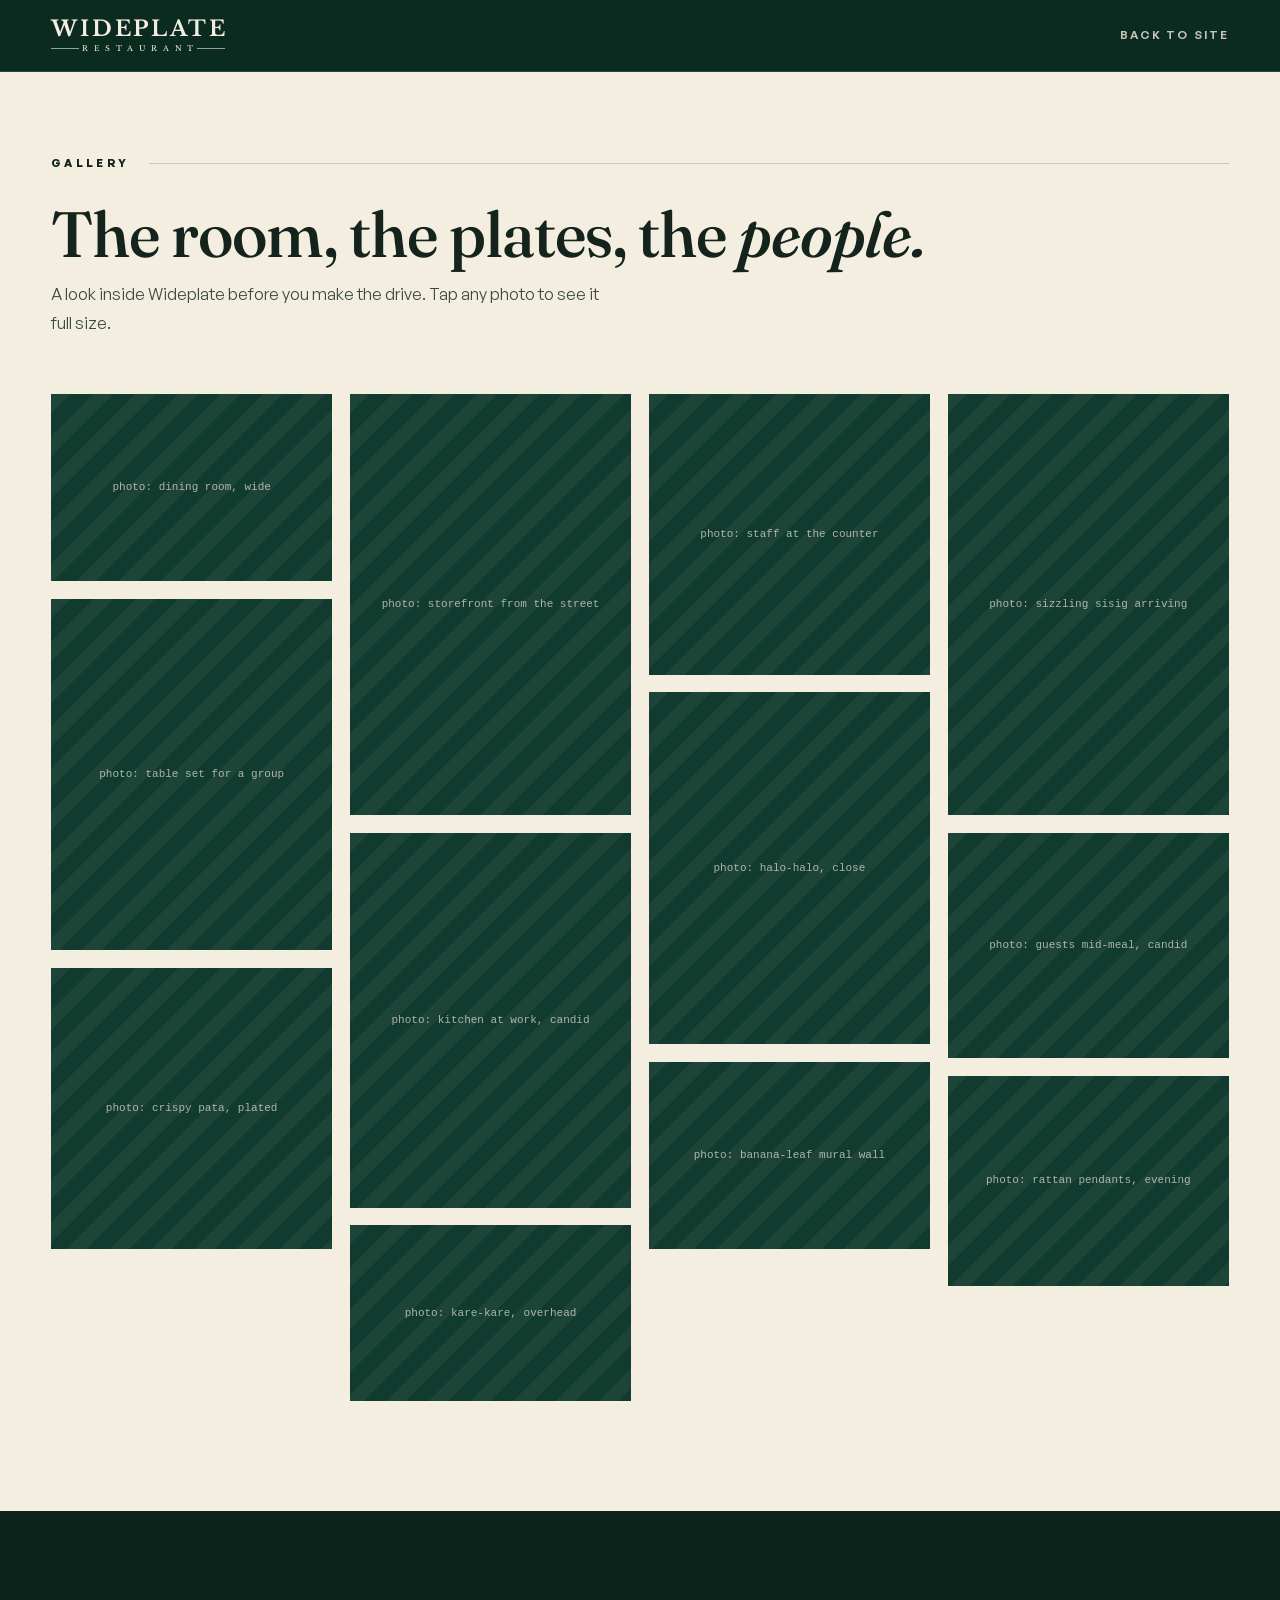
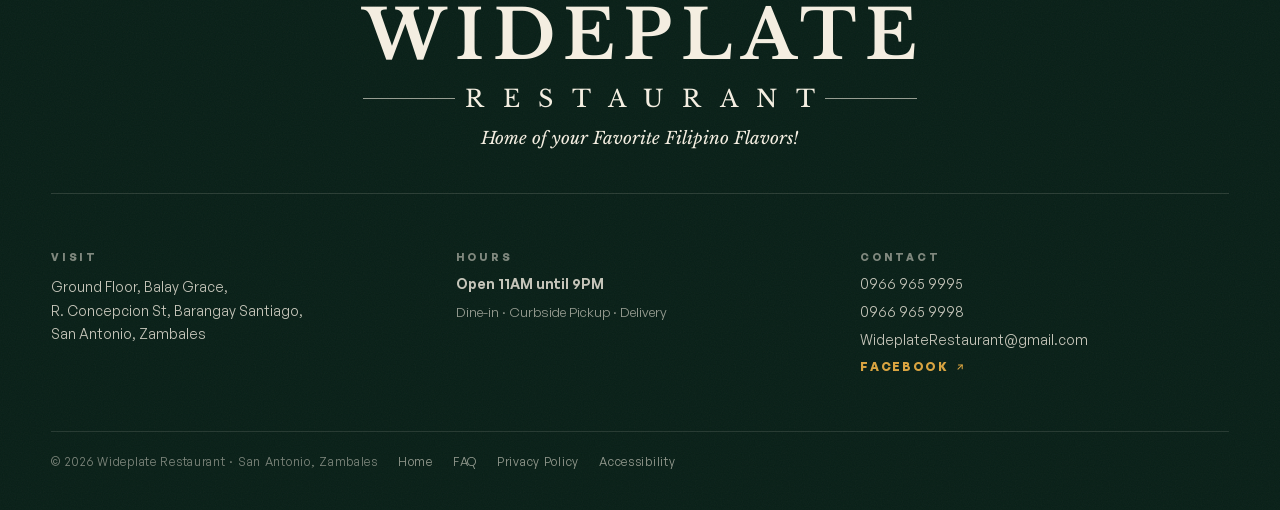
<file: gallery.html>
<!DOCTYPE html>
<!--
  NOTE TO THE SITE OWNER: every tile in the grid below is still a PLACEHOLDER.
  Real photos have not been supplied yet. Each tile shows the live skeleton
  loader with a monospace label describing the shot that belongs there. To swap
  a real photo in, replace one <figure class="g-item is-ph"> with the commented
  <figure> pattern at the top of the grid. Nothing else needs to change.
-->
<html lang="en">
<head>
<meta charset="utf-8">
<meta name="viewport" content="width=device-width, initial-scale=1">
<title>Gallery · Wideplate Restaurant</title>
<meta name="description" content="Photos of Wideplate Restaurant in San Antonio, Zambales: the dining room, the plates, and the people who cook them.">
<link rel="icon" type="image/svg+xml" href="data:image/svg+xml,%3Csvg%20xmlns='http://www.w3.org/2000/svg'%20viewBox='0%200%2032%2032'%3E%3Crect%20width='32'%20height='32'%20rx='7'%20fill='%230B2A20'/%3E%3Ctext%20x='16'%20y='24'%20font-family='Georgia,serif'%20font-size='21'%20font-weight='700'%20fill='%23D9A441'%20text-anchor='middle'%3EW%3C/text%3E%3C/svg%3E">
<link rel="preconnect" href="https://fonts.googleapis.com">
<link rel="preconnect" href="https://fonts.gstatic.com" crossorigin="anonymous">
<link rel="stylesheet" media="print" onload="this.media='all'" href="https://fonts.googleapis.com/css2?family=Fraunces:ital,opsz,wght@0,9..144,300..900;1,9..144,300..900&amp;display=swap">
<link rel="stylesheet" media="print" onload="this.media='all'" href="https://fonts.googleapis.com/css2?family=Libre+Baskerville:ital,wght@0,400;0,700;1,400&amp;display=swap">
<noscript><link rel="stylesheet" href="https://fonts.googleapis.com/css2?family=Fraunces:ital,opsz,wght@0,9..144,300..900;1,9..144,300..900&amp;display=swap"><link rel="stylesheet" href="https://fonts.googleapis.com/css2?family=Libre+Baskerville:ital,wght@0,400;0,700;1,400&amp;display=swap"></noscript>
<link rel="stylesheet" href="./css/site.css">
<link rel="stylesheet" href="./css/gallery.css">
<style>
    /* ===== Branded preloader =====
       DUPLICATED IN FOUR FILES ON PURPOSE: index.html, gallery.html, faq.html
       and privacy-policy.html each carry an identical copy of this <style>,
       the <script> under it, and the #wp-ld markup at the top of the page.
       It stays inline even though css/site.css now exists: an external
       sheet is fetched, so the page would paint before the loader covered it,
       which is the exact flash the loader exists to prevent. That is why this
       one block is duplicated rather than shared — an edit to one is an edit
       to all four.
       The wordmark is the nav wordmark, scaled up: same type stack, same
       0.13em tracking, same hairline-flanked RESTAURANT line. Keep it that
       way rather than restyling it here. */
    #wp-ld { display: none; }
    /* Everything below is gated on .wp-loading, which the inline script adds.
       With JS off, or if that script never runs at all, the loader simply
       never appears — it can never seal a visitor behind a green screen. */
    /* Keep the scrollbar track present for the whole load. Without this the
       loader's old html { overflow: hidden } removed the scrollbar, and when the
       loader exited it came back and claimed ~15px, reflowing the page narrower
       in one frame — on the hero that read as a jump left plus a shrink.
       There is deliberately NO scroll lock here any more. Taking the body out of
       flow kept the width stable but fought the browser over scroll position:
       first it discarded restoration entirely, then it raced the fragment jump
       when the URL carried a #section. Letting the browser own the scroll
       position is worth more than stopping a scroll nobody can see behind a
       full-screen loader. */
    html.wp-loading { overflow-y: scroll; }
    html.wp-loading #wp-ld { display: flex; position: fixed; inset: 0; z-index: 999; align-items: center; justify-content: center; background: #0F362C; will-change: clip-path; }
    /* Hold the page's own load-intro (hero headline mask-rise, scrim fade,
       Ken Burns, slide crossfades) at frame 0 while the loader is up, so it
       plays for someone who is actually looking at it. A paused animation
       does not advance, so nothing is skipped: dropping .wp-loading resumes
       every one of them from their true start. Inert on pages with no #top. */
    html.wp-loading #top, html.wp-loading #top * { animation-play-state: paused !important; }
    /* Exit: the loader lifts away, its visible band collapsing upward. */
    #wp-ld.is-out { animation: wpld-wipe 0.5s cubic-bezier(0.65, 0, 0.35, 1) both; }
    @keyframes wpld-wipe { from { clip-path: inset(0 0 0 0); } to { clip-path: inset(0 0 100% 0); } }
    #wp-ld.is-out .wp-ld-mark { animation: wpld-lift 0.5s cubic-bezier(0.65, 0, 0.35, 1) both; }
    @keyframes wpld-lift { to { transform: translateY(-14px); opacity: 0; } }
    .wp-ld-mark { display: flex; flex-direction: column; align-items: center; font-size: clamp(26px, 6.9vw, 62px); gap: 0.257em; width: auto; max-width: min(88vw, 620px); color: #F4EEE1; will-change: transform, opacity; }
    /* Negative right margin cancels the trailing letter-space so the word is
       optically centred, not centred-plus-one-gap. */
    .wp-ld-name { display: flex; justify-content: center; margin-right: -0.13em; font-family: 'New Baskerville FS', 'New Baskerville', 'Libre Baskerville', Baskerville, Georgia, serif; font-weight: 700; font-size: 1em; letter-spacing: 0.13em; line-height: 1; }
    .wp-ld-name > span { display: block; overflow: hidden; padding-bottom: 0.1em; }
    .wp-ld-name i { display: block; font-style: normal; animation: wpld-rise 0.62s cubic-bezier(0.16, 1, 0.3, 1) both; }
    @keyframes wpld-rise { from { transform: translateY(108%); } to { transform: none; } }
    .wp-ld-name > span:nth-child(1) i { animation-delay: 0.05s; }
    .wp-ld-name > span:nth-child(2) i { animation-delay: 0.092s; }
    .wp-ld-name > span:nth-child(3) i { animation-delay: 0.134s; }
    .wp-ld-name > span:nth-child(4) i { animation-delay: 0.176s; }
    .wp-ld-name > span:nth-child(5) i { animation-delay: 0.218s; }
    .wp-ld-name > span:nth-child(6) i { animation-delay: 0.26s; }
    .wp-ld-name > span:nth-child(7) i { animation-delay: 0.302s; }
    .wp-ld-name > span:nth-child(8) i { animation-delay: 0.344s; }
    .wp-ld-name > span:nth-child(9) i { animation-delay: 0.386s; }
    .wp-ld-sub { display: flex; align-items: center; gap: 0.141em; width: 100%; }
    .wp-ld-rule { flex: 1; height: 1px; background: rgba(244, 238, 225, 0.6); transform-origin: center; animation: wpld-draw 0.5s cubic-bezier(0.16, 1, 0.3, 1) 0.5s both; }
    @keyframes wpld-draw { from { transform: scaleX(0); } to { transform: scaleX(1); } }
    /* letter-spacing is a layout property, so this one reflows a 3-element
       flex row for 0.55s. Fine here and nowhere else: it runs once, on a
       static screen, with no scroll loop attached. */
    .wp-ld-tag { font-family: 'New Baskerville FS', 'New Baskerville', 'Libre Baskerville', Baskerville, Georgia, serif; font-size: 0.35em; font-weight: 400; letter-spacing: 0.785em; margin-right: -0.785em; line-height: 1; white-space: nowrap; animation: wpld-tag 0.55s ease 0.56s both; }
    @keyframes wpld-tag { from { opacity: 0; letter-spacing: 1.07em; } to { opacity: 1; letter-spacing: 0.785em; } }
    .wp-ld-bar { display: block; width: 42%; height: 2px; background: rgba(244, 238, 225, 0.16); overflow: hidden; }
    .wp-ld-bar i { display: block; width: 100%; height: 100%; background: #D9A441; transform-origin: left; animation: wpld-fill 1.15s cubic-bezier(0.4, 0, 0.2, 1) 0.2s both; }
    @keyframes wpld-fill { from { transform: scaleX(0); } to { transform: scaleX(1); } }
    @media (prefers-reduced-motion: reduce) {
      /* Static wordmark on the green, a brief hold, then gone. No letter
         rise, no drawn rules, no progress fill, no wipe. Every rule above is
         authored so its resting state IS the finished state, so switching the
         animations off leaves a correct, complete wordmark. */
      .wp-ld-name i, .wp-ld-rule, .wp-ld-tag { animation: none !important; }
      .wp-ld-bar { display: none; }
      #wp-ld.is-out, #wp-ld.is-out .wp-ld-mark { animation: none !important; }
      #wp-ld.is-out { display: none !important; }
    }
</style>
<script>
  /* Preloader controller — duplicated in all four pages with the CSS above.
     Timing contract: the wordmark finishes animating at ~1.35s, so MIN holds
     the loader until then and it is never cut off mid-flourish. MAX is the
     hard cap AND the failsafe in one: it is an unconditional timer, so a
     DOMContentLoaded that never arrives (stalled asset, hung parse) still
     dismisses the loader. Total including the 0.5s exit wipe: 1.9s normally,
     2.2s worst case. Deliberately under the 3s failsafe ceiling — this is a
     marketing site and a visitor came here for directions and a menu. */
  (function () {
    var d = document, root = d.documentElement;
    var still = window.matchMedia('(prefers-reduced-motion: reduce)').matches;
    var MIN = still ? 450 : 1400, MAX = still ? 700 : 1700, WIPE = still ? 0 : 500;
    var t0 = Date.now(), done = false;
    /* Own the scroll position rather than racing the browser for it. Set here,
    in the <head>, because the browser restores very early and 'manual' has
    to be in place before it does. app.js does the actual saving and
    restoring once the loader has lifted.
    ABOVE the session check below on purpose: this has to run on EVERY load,
    including the ones that skip the loader. */
    if ('scrollRestoration' in history) history.scrollRestoration = 'manual';
    /* Once per session, not once per load. The skip is "never add
       .wp-loading", which is what keeps the animation gate honest — see the
       full note in index.html, this block is duplicated in all four pages. */
    try {
      if (sessionStorage.getItem('wp:seen') === '1') return;
      sessionStorage.setItem('wp:seen', '1');
    } catch (e) { /* no storage to remember with: show the loader */ }
    root.classList.add('wp-loading');
    function exit() {
      if (done) return;
      done = true;
      var el = d.getElementById('wp-ld');
      if (el) el.classList.add('is-out');
      setTimeout(function () {
        /* Removed from the DOM, not just hidden: it is decorative and must
           not be reachable by keyboard or a screen reader afterwards. */
        if (el && el.parentNode) el.parentNode.removeChild(el);
        root.classList.remove('wp-loading');
        /* app.js holds the scroll reveals until this fires, and dropping
           .wp-loading above un-pauses the hero's intro. Both resume exactly
           as they were, with no change to their own timing or triggers. */
        window.dispatchEvent(new Event('wp:ready'));
      }, WIPE);
    }
    function schedule() { setTimeout(exit, Math.max(0, MIN - (Date.now() - t0))); }
    if (d.readyState === 'loading') d.addEventListener('DOMContentLoaded', schedule); else schedule();
    setTimeout(exit, MAX);
  })();
</script>
<script src="./js/app.js" defer></script>
</head>
<body>
  <!-- Branded preloader. Decorative, so aria-hidden; it also deletes itself
       from the DOM once it has lifted, so it can never take focus. Its CSS and
       its controller are inlined at the end of the head, along with the note that
       this block is duplicated across all four pages. -->
  <div id="wp-ld" aria-hidden="true">
    <div class="wp-ld-mark">
      <span class="wp-ld-name"><span><i>W</i></span><span><i>I</i></span><span><i>D</i></span><span><i>E</i></span><span><i>P</i></span><span><i>L</i></span><span><i>A</i></span><span><i>T</i></span><span><i>E</i></span></span>
      <span class="wp-ld-sub"><span class="wp-ld-rule"></span><span class="wp-ld-tag">RESTAURANT</span><span class="wp-ld-rule"></span></span>
      <span class="wp-ld-bar"><i></i></span>
    </div>
  </div>
  <a class="wl-skip" href="#wl-content">Skip to content</a>
  <header class="wl-pp-head">
    <a class="wl-pp-mark" href="index.html" aria-label="Wideplate Restaurant home">
      <b>WIDEPLATE</b>
      <i><span aria-hidden="true"></span><em>RESTAURANT</em><span aria-hidden="true"></span></i>
    </a>
    <a class="wl-pp-back" href="index.html">Back to site</a>
  </header>

  <main id="wl-main">
    <p class="g-kicker"><span>Gallery</span><span aria-hidden="true"></span></p>
    <h1 id="wl-content" tabindex="-1">The room, the plates, the <em>people.</em></h1>
    <p class="g-lede">A look inside Wideplate before you make the drive. Tap any photo to see it full size.</p>

    <div class="g-grid" data-gallery-grid>
      <!--
        SWAP-IN PATTERN. Replace one placeholder <figure> with this, keeping the
        aspect-ratio set to the real photo's ratio so the tile never shifts once
        the image lands. First 4 tiles only: loading="eager" + fetchpriority="high".
        Everything after that stays lazy.

        <figure class="g-item" style="aspect-ratio:4/5;">
          <button type="button" aria-label="Open photo: plain description">
            <img src="uploads/FILENAME.webp" alt="Plain description of the photo"
                 loading="lazy" decoding="async"
                 onload="this.closest('.g-item').classList.add('is-on')">
          </button>
        </figure>
      -->
      <figure class="g-item is-ph" style="aspect-ratio:3/2;"><span>photo: dining room, wide</span></figure>
      <figure class="g-item is-ph" style="aspect-ratio:4/5;"><span>photo: table set for a group</span></figure>
      <figure class="g-item is-ph" style="aspect-ratio:1/1;"><span>photo: crispy pata, plated</span></figure>
      <figure class="g-item is-ph" style="aspect-ratio:2/3;"><span>photo: storefront from the street</span></figure>
      <figure class="g-item is-ph" style="aspect-ratio:3/4;"><span>photo: kitchen at work, candid</span></figure>
      <figure class="g-item is-ph" style="aspect-ratio:16/10;"><span>photo: kare-kare, overhead</span></figure>
      <figure class="g-item is-ph" style="aspect-ratio:1/1;"><span>photo: staff at the counter</span></figure>
      <figure class="g-item is-ph" style="aspect-ratio:4/5;"><span>photo: halo-halo, close</span></figure>
      <figure class="g-item is-ph" style="aspect-ratio:3/2;"><span>photo: banana-leaf mural wall</span></figure>
      <figure class="g-item is-ph" style="aspect-ratio:2/3;"><span>photo: sizzling sisig arriving</span></figure>
      <figure class="g-item is-ph" style="aspect-ratio:5/4;"><span>photo: guests mid-meal, candid</span></figure>
      <figure class="g-item is-ph" style="aspect-ratio:4/3;"><span>photo: rattan pendants, evening</span></figure>
    </div>
  </main>

  <dialog class="g-lb" aria-label="Photo viewer">
    <button type="button" class="g-lb-x" aria-label="Close photo">
      <svg viewBox="0 0 24 24" fill="none" stroke="currentColor" stroke-width="2" stroke-linecap="round" aria-hidden="true" style="width:20px; height:20px;"><path d="M6 6l12 12M18 6L6 18"/></svg>
    </button>
    <div class="g-lb-inner"><img alt=""></div>
  </dialog>

  <!-- Footer markup is identical across all four pages; its styling lives in
       css/site.css. The markup still has to be kept in sync by hand — there is
       no include mechanism here — but the CSS no longer does. -->
  <footer class="wl-foot">
    <div class="wl-foot-inner">
      <div class="wl-foot-top">
        <div class="wl-foot-brand">
          <p class="wl-foot-mark">WIDEPLATE</p>
          <div class="wl-foot-sub">
            <span class="wl-foot-rule" aria-hidden="true"></span>
            <span class="wl-foot-tag">RESTAURANT</span>
            <span class="wl-foot-rule" aria-hidden="true"></span>
          </div>
          <p class="wl-foot-tagline">Home of your Favorite Filipino Flavors!</p>
        </div>
      </div>
      <div class="wl-foot-cols">
        <div class="wl-foot-col">
          <p class="wl-foot-label">Visit</p>
          <p class="wl-foot-text">Ground Floor, Balay Grace,<br>R. Concepcion St, Barangay Santiago,<br>San Antonio, Zambales</p>
        </div>
        <div class="wl-foot-col">
          <p class="wl-foot-label">Hours</p>
          <p class="wl-foot-hours">Open 11AM until 9PM</p>
          <p class="wl-foot-note">Dine-in · Curbside Pickup · Delivery</p>
        </div>
        <div class="wl-foot-col">
          <p class="wl-foot-label">Contact</p>
          <a class="wl-foot-link is-num" href="tel:+639669659995">0966 965 9995</a>
          <a class="wl-foot-link is-num" href="tel:+639669659998">0966 965 9998</a>
          <a class="wl-foot-link" href="mailto:WideplateRestaurant@gmail.com">WideplateRestaurant@gmail.com</a>
          <a class="wl-foot-fb" href="https://facebook.com/wideplaterestaurant" target="_blank" rel="noopener">Facebook <svg viewBox="0 0 24 24" fill="none" stroke="currentColor" stroke-width="2.4" stroke-linecap="round" stroke-linejoin="round" aria-hidden="true"><path d="M7 17L17 7"/><path d="M8 7h9v9"/></svg></a>
        </div>
      </div>
      <div class="wl-foot-bottom">
        <p class="wl-foot-copy">© 2026 Wideplate Restaurant · San Antonio, Zambales</p>
        <a class="wl-navlink" href="index.html">Home</a>
        <a class="wl-navlink" href="faq.html">FAQ</a>
        <a class="wl-navlink" href="privacy-policy.html">Privacy Policy</a>
        <a class="wl-navlink" href="accessibility.html">Accessibility</a>
      </div>
    </div>
    <div class="wl-foot-noise" aria-hidden="true"></div>
  </footer>

</body>
</html>
</file>
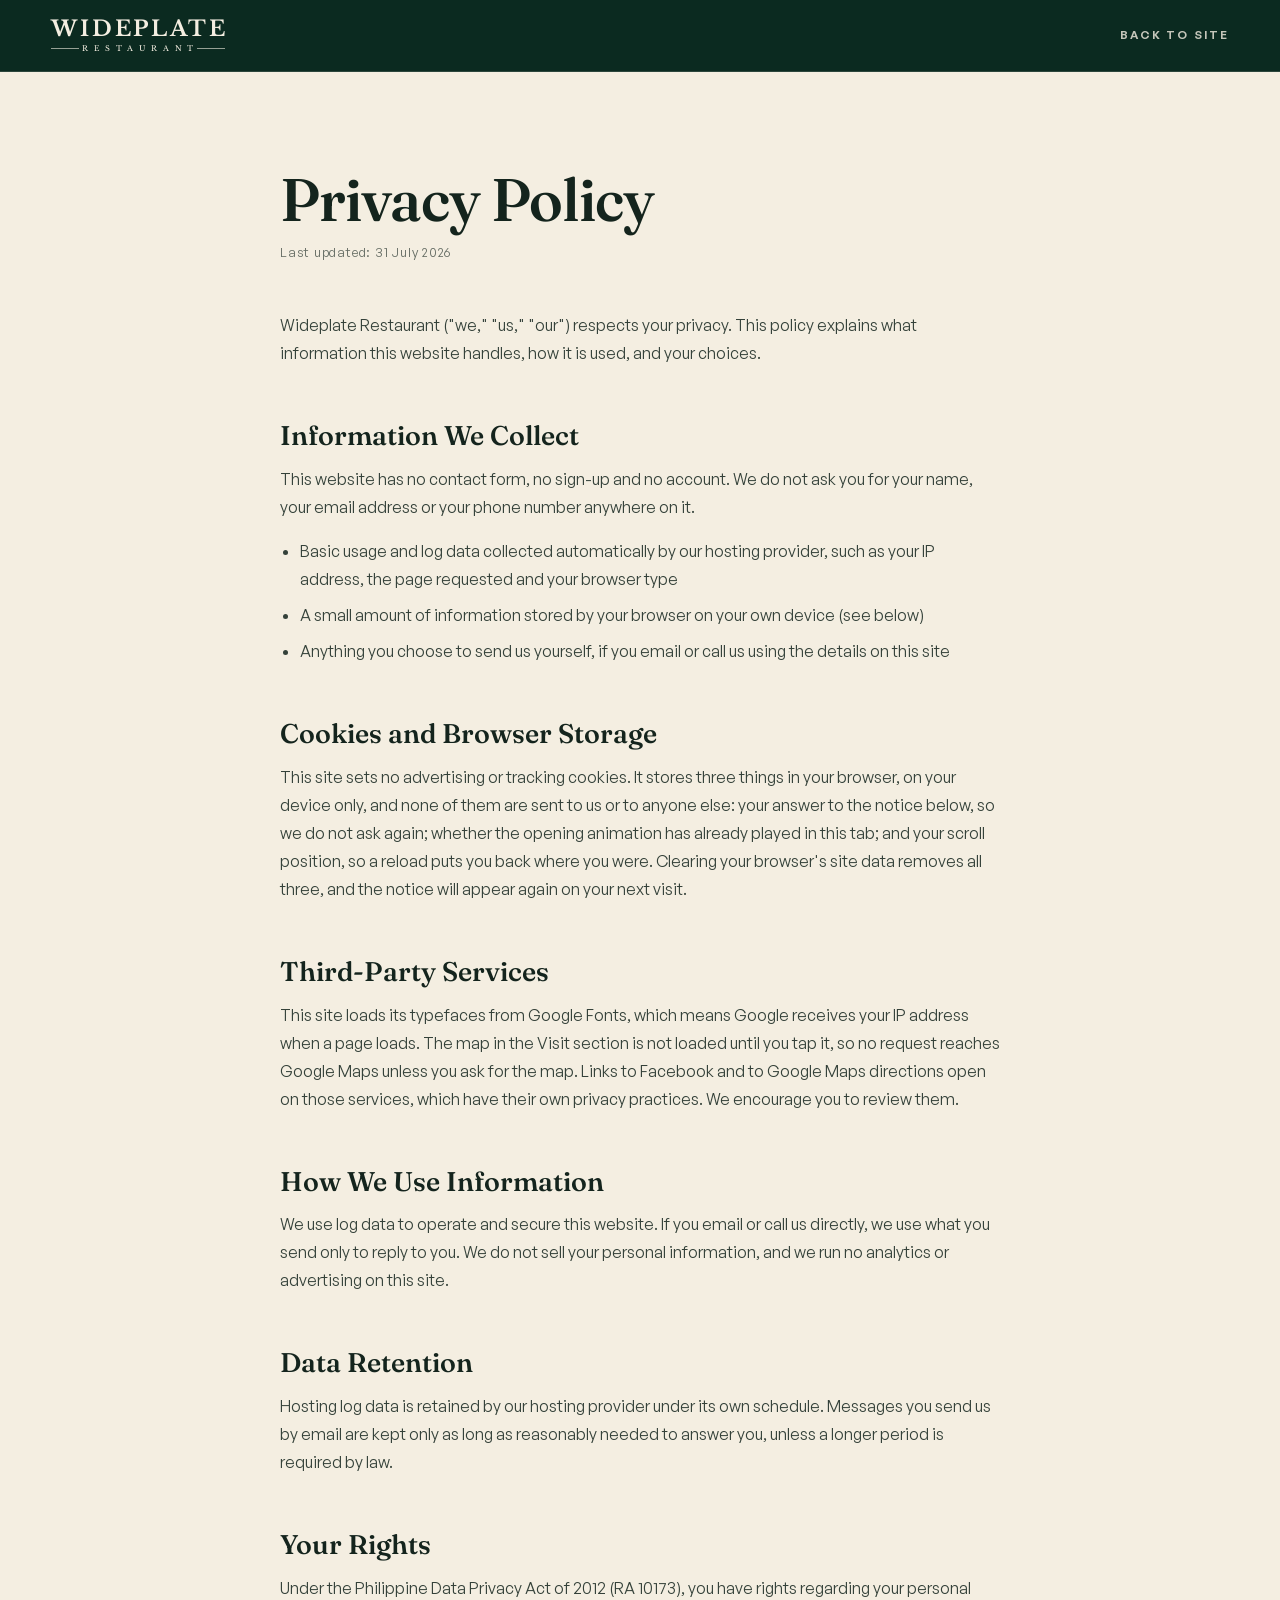
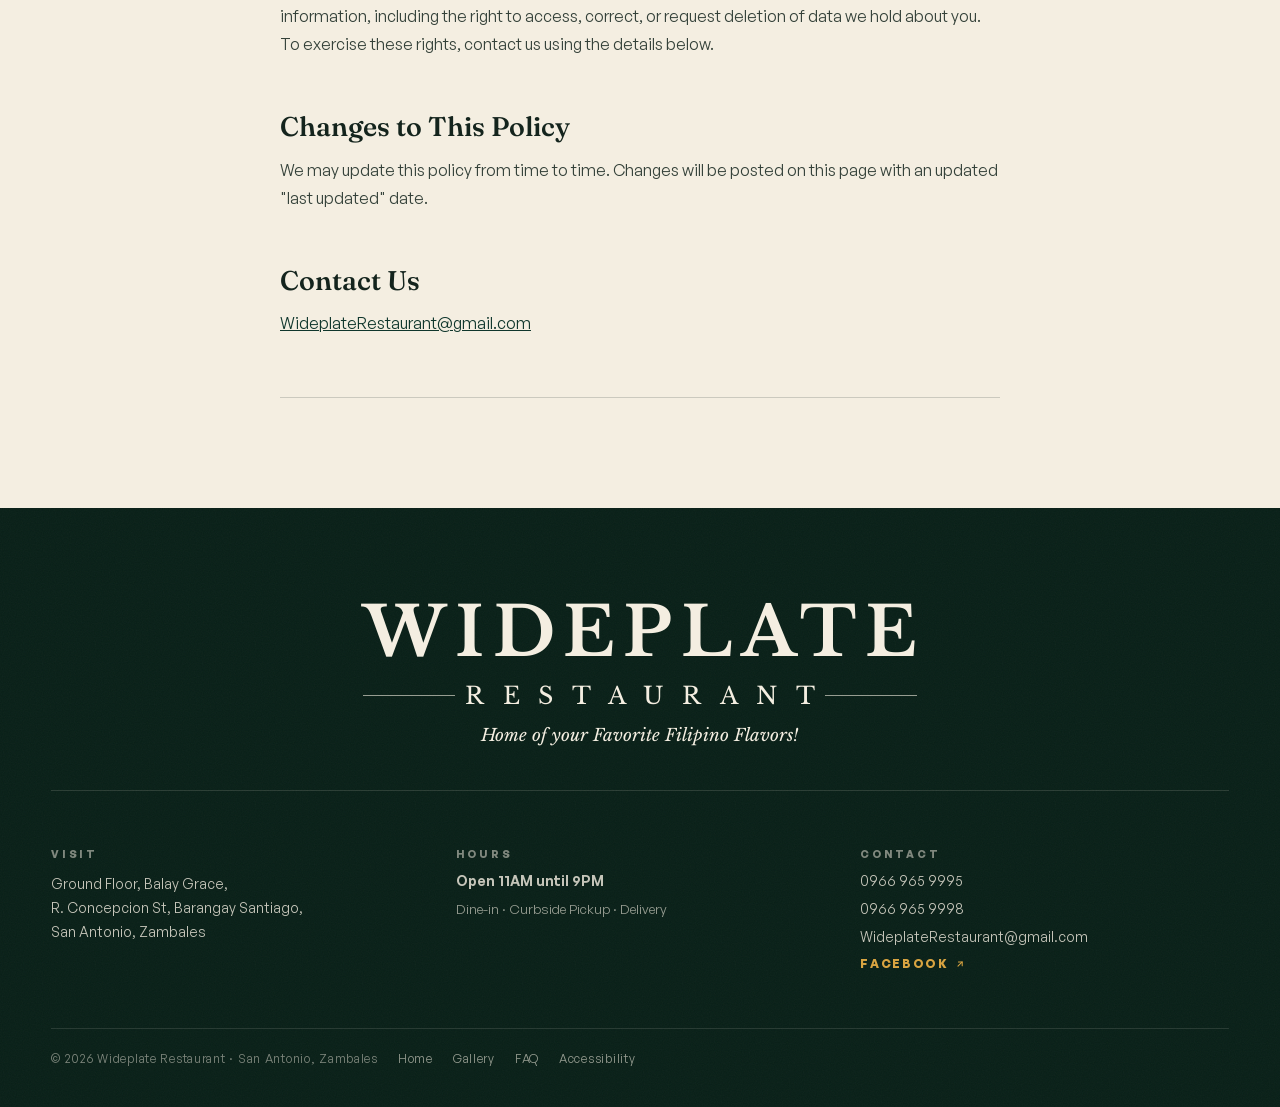
<file: privacy-policy.html>
<!DOCTYPE html>
<!--
  NOTE TO THE SITE OWNER: the policy text below is STARTER / PLACEHOLDER legal
  content. It is not a certified compliance document and has not been reviewed
  by a lawyer or by the National Privacy Commission. Before treating it as
  final, have it checked against current Philippine Data Privacy Act (RA 10173)
  and NPC requirements, and against what this site actually collects.
-->
<html lang="en">
<head>
<meta charset="utf-8">
<meta name="viewport" content="width=device-width, initial-scale=1">
<title>Privacy Policy · Wideplate Restaurant</title>
<meta name="description" content="How Wideplate Restaurant collects, uses, and protects information through this website.">
<meta name="robots" content="noindex">
<link rel="icon" type="image/svg+xml" href="data:image/svg+xml,%3Csvg%20xmlns='http://www.w3.org/2000/svg'%20viewBox='0%200%2032%2032'%3E%3Crect%20width='32'%20height='32'%20rx='7'%20fill='%230B2A20'/%3E%3Ctext%20x='16'%20y='24'%20font-family='Georgia,serif'%20font-size='21'%20font-weight='700'%20fill='%23D9A441'%20text-anchor='middle'%3EW%3C/text%3E%3C/svg%3E">
<link rel="preconnect" href="https://fonts.googleapis.com">
<link rel="preconnect" href="https://fonts.gstatic.com" crossorigin="anonymous">
<link rel="stylesheet" media="print" onload="this.media='all'" href="https://fonts.googleapis.com/css2?family=Fraunces:ital,opsz,wght@0,9..144,300..900;1,9..144,300..900&amp;display=swap">
<link rel="stylesheet" media="print" onload="this.media='all'" href="https://fonts.googleapis.com/css2?family=Libre+Baskerville:ital,wght@0,400;0,700;1,400&amp;display=swap">
<noscript><link rel="stylesheet" href="https://fonts.googleapis.com/css2?family=Fraunces:ital,opsz,wght@0,9..144,300..900;1,9..144,300..900&amp;display=swap"><link rel="stylesheet" href="https://fonts.googleapis.com/css2?family=Libre+Baskerville:ital,wght@0,400;0,700;1,400&amp;display=swap"></noscript>
<link rel="stylesheet" href="./css/site.css">
<link rel="stylesheet" href="./css/privacy.css">
<style>
    /* ===== Branded preloader =====
       DUPLICATED IN FOUR FILES ON PURPOSE: index.html, gallery.html, faq.html
       and privacy-policy.html each carry an identical copy of this <style>,
       the <script> under it, and the #wp-ld markup at the top of the page.
       It stays inline even though css/site.css now exists: an external
       sheet is fetched, so the page would paint before the loader covered
       it, which is the exact flash the loader exists to prevent. That is
       why this one block is duplicated rather than shared — an edit to
       one is an edit to all four.
       The wordmark is the nav wordmark, scaled up: same type stack, same
       0.13em tracking, same hairline-flanked RESTAURANT line. Keep it that
       way rather than restyling it here. */
    #wp-ld { display: none; }
    /* Everything below is gated on .wp-loading, which the inline script adds.
       With JS off, or if that script never runs at all, the loader simply
       never appears — it can never seal a visitor behind a green screen. */
    /* Keep the scrollbar track present for the whole load. Without this the
       loader's old html { overflow: hidden } removed the scrollbar, and when the
       loader exited it came back and claimed ~15px, reflowing the page narrower
       in one frame — on the hero that read as a jump left plus a shrink.
       There is deliberately NO scroll lock here any more. Taking the body out of
       flow kept the width stable but fought the browser over scroll position:
       first it discarded restoration entirely, then it raced the fragment jump
       when the URL carried a #section. Letting the browser own the scroll
       position is worth more than stopping a scroll nobody can see behind a
       full-screen loader. */
    html.wp-loading { overflow-y: scroll; }
    html.wp-loading #wp-ld { display: flex; position: fixed; inset: 0; z-index: 999; align-items: center; justify-content: center; background: #0F362C; will-change: clip-path; }
    /* Hold the page's own load-intro (hero headline mask-rise, scrim fade,
       Ken Burns, slide crossfades) at frame 0 while the loader is up, so it
       plays for someone who is actually looking at it. A paused animation
       does not advance, so nothing is skipped: dropping .wp-loading resumes
       every one of them from their true start. Inert on pages with no #top. */
    html.wp-loading #top, html.wp-loading #top * { animation-play-state: paused !important; }
    /* Exit: the loader lifts away, its visible band collapsing upward. */
    #wp-ld.is-out { animation: wpld-wipe 0.5s cubic-bezier(0.65, 0, 0.35, 1) both; }
    @keyframes wpld-wipe { from { clip-path: inset(0 0 0 0); } to { clip-path: inset(0 0 100% 0); } }
    #wp-ld.is-out .wp-ld-mark { animation: wpld-lift 0.5s cubic-bezier(0.65, 0, 0.35, 1) both; }
    @keyframes wpld-lift { to { transform: translateY(-14px); opacity: 0; } }
    .wp-ld-mark { display: flex; flex-direction: column; align-items: center; font-size: clamp(26px, 6.9vw, 62px); gap: 0.257em; width: auto; max-width: min(88vw, 620px); color: #F4EEE1; will-change: transform, opacity; }
    /* Negative right margin cancels the trailing letter-space so the word is
       optically centred, not centred-plus-one-gap. */
    .wp-ld-name { display: flex; justify-content: center; margin-right: -0.13em; font-family: 'New Baskerville FS', 'New Baskerville', 'Libre Baskerville', Baskerville, Georgia, serif; font-weight: 700; font-size: 1em; letter-spacing: 0.13em; line-height: 1; }
    .wp-ld-name > span { display: block; overflow: hidden; padding-bottom: 0.1em; }
    .wp-ld-name i { display: block; font-style: normal; animation: wpld-rise 0.62s cubic-bezier(0.16, 1, 0.3, 1) both; }
    @keyframes wpld-rise { from { transform: translateY(108%); } to { transform: none; } }
    .wp-ld-name > span:nth-child(1) i { animation-delay: 0.05s; }
    .wp-ld-name > span:nth-child(2) i { animation-delay: 0.092s; }
    .wp-ld-name > span:nth-child(3) i { animation-delay: 0.134s; }
    .wp-ld-name > span:nth-child(4) i { animation-delay: 0.176s; }
    .wp-ld-name > span:nth-child(5) i { animation-delay: 0.218s; }
    .wp-ld-name > span:nth-child(6) i { animation-delay: 0.26s; }
    .wp-ld-name > span:nth-child(7) i { animation-delay: 0.302s; }
    .wp-ld-name > span:nth-child(8) i { animation-delay: 0.344s; }
    .wp-ld-name > span:nth-child(9) i { animation-delay: 0.386s; }
    .wp-ld-sub { display: flex; align-items: center; gap: 0.141em; width: 100%; }
    .wp-ld-rule { flex: 1; height: 1px; background: rgba(244, 238, 225, 0.6); transform-origin: center; animation: wpld-draw 0.5s cubic-bezier(0.16, 1, 0.3, 1) 0.5s both; }
    @keyframes wpld-draw { from { transform: scaleX(0); } to { transform: scaleX(1); } }
    /* letter-spacing is a layout property, so this one reflows a 3-element
       flex row for 0.55s. Fine here and nowhere else: it runs once, on a
       static screen, with no scroll loop attached. */
    .wp-ld-tag { font-family: 'New Baskerville FS', 'New Baskerville', 'Libre Baskerville', Baskerville, Georgia, serif; font-size: 0.35em; font-weight: 400; letter-spacing: 0.785em; margin-right: -0.785em; line-height: 1; white-space: nowrap; animation: wpld-tag 0.55s ease 0.56s both; }
    @keyframes wpld-tag { from { opacity: 0; letter-spacing: 1.07em; } to { opacity: 1; letter-spacing: 0.785em; } }
    .wp-ld-bar { display: block; width: 42%; height: 2px; background: rgba(244, 238, 225, 0.16); overflow: hidden; }
    .wp-ld-bar i { display: block; width: 100%; height: 100%; background: #D9A441; transform-origin: left; animation: wpld-fill 1.15s cubic-bezier(0.4, 0, 0.2, 1) 0.2s both; }
    @keyframes wpld-fill { from { transform: scaleX(0); } to { transform: scaleX(1); } }
    @media (prefers-reduced-motion: reduce) {
      /* Static wordmark on the green, a brief hold, then gone. No letter
         rise, no drawn rules, no progress fill, no wipe. Every rule above is
         authored so its resting state IS the finished state, so switching the
         animations off leaves a correct, complete wordmark. */
      .wp-ld-name i, .wp-ld-rule, .wp-ld-tag { animation: none !important; }
      .wp-ld-bar { display: none; }
      #wp-ld.is-out, #wp-ld.is-out .wp-ld-mark { animation: none !important; }
      #wp-ld.is-out { display: none !important; }
    }
</style>
<script>
  /* Preloader controller — duplicated in all four pages with the CSS above.
     Timing contract: the wordmark finishes animating at ~1.35s, so MIN holds
     the loader until then and it is never cut off mid-flourish. MAX is the
     hard cap AND the failsafe in one: it is an unconditional timer, so a
     DOMContentLoaded that never arrives (stalled asset, hung parse) still
     dismisses the loader. Total including the 0.5s exit wipe: 1.9s normally,
     2.2s worst case. Deliberately under the 3s failsafe ceiling — this is a
     marketing site and a visitor came here for directions and a menu. */
  (function () {
    var d = document, root = d.documentElement;
    var still = window.matchMedia('(prefers-reduced-motion: reduce)').matches;
    var MIN = still ? 450 : 1400, MAX = still ? 700 : 1700, WIPE = still ? 0 : 500;
    var t0 = Date.now(), done = false;
    /* Own the scroll position rather than racing the browser for it. Set here,
    in the <head>, because the browser restores very early and 'manual' has
    to be in place before it does. app.js does the actual saving and
    restoring once the loader has lifted.
    ABOVE the session check below on purpose: this has to run on EVERY load,
    including the ones that skip the loader. */
    if ('scrollRestoration' in history) history.scrollRestoration = 'manual';
    /* Once per session, not once per load. The skip is "never add
       .wp-loading", which is what keeps the animation gate honest — see the
       full note in index.html, this block is duplicated in all four pages. */
    try {
      if (sessionStorage.getItem('wp:seen') === '1') return;
      sessionStorage.setItem('wp:seen', '1');
    } catch (e) { /* no storage to remember with: show the loader */ }
    root.classList.add('wp-loading');
    function exit() {
      if (done) return;
      done = true;
      var el = d.getElementById('wp-ld');
      if (el) el.classList.add('is-out');
      setTimeout(function () {
        /* Removed from the DOM, not just hidden: it is decorative and must
           not be reachable by keyboard or a screen reader afterwards. */
        if (el && el.parentNode) el.parentNode.removeChild(el);
        root.classList.remove('wp-loading');
        /* app.js holds the scroll reveals until this fires, and dropping
           .wp-loading above un-pauses the hero's intro. Both resume exactly
           as they were, with no change to their own timing or triggers. */
        window.dispatchEvent(new Event('wp:ready'));
      }, WIPE);
    }
    function schedule() { setTimeout(exit, Math.max(0, MIN - (Date.now() - t0))); }
    if (d.readyState === 'loading') d.addEventListener('DOMContentLoaded', schedule); else schedule();
    setTimeout(exit, MAX);
  })();
</script>
<script src="./js/app.js" defer></script>
</head>
<body>
  <!-- Branded preloader. Decorative, so aria-hidden; it also deletes itself
       from the DOM once it has lifted, so it can never take focus. Its CSS and
       its controller are inlined at the end of the head, along with the note that
       this block is duplicated across all four pages. -->
  <div id="wp-ld" aria-hidden="true">
    <div class="wp-ld-mark">
      <span class="wp-ld-name"><span><i>W</i></span><span><i>I</i></span><span><i>D</i></span><span><i>E</i></span><span><i>P</i></span><span><i>L</i></span><span><i>A</i></span><span><i>T</i></span><span><i>E</i></span></span>
      <span class="wp-ld-sub"><span class="wp-ld-rule"></span><span class="wp-ld-tag">RESTAURANT</span><span class="wp-ld-rule"></span></span>
      <span class="wp-ld-bar"><i></i></span>
    </div>
  </div>
  <a class="wl-skip" href="#wl-content">Skip to content</a>
  <header class="wl-pp-head">
    <a class="wl-pp-mark" href="index.html" aria-label="Wideplate Restaurant home">
      <b>WIDEPLATE</b>
      <i><span aria-hidden="true"></span><em>RESTAURANT</em><span aria-hidden="true"></span></i>
    </a>
    <a class="wl-pp-back" href="index.html">Back to site</a>
  </header>

  <main id="wl-main">
    <h1 id="wl-content" tabindex="-1">Privacy Policy</h1>
    <p class="wl-pp-date">Last updated: 31 July 2026</p>

    <p>Wideplate Restaurant ("we," "us," "our") respects your privacy. This policy explains what information this website handles, how it is used, and your choices.</p>

    <h2>Information We Collect</h2>
    <p>This website has no contact form, no sign-up and no account. We do not ask you for your name, your email address or your phone number anywhere on it.</p>
    <ul>
      <li>Basic usage and log data collected automatically by our hosting provider, such as your IP address, the page requested and your browser type</li>
      <li>A small amount of information stored by your browser on your own device (see below)</li>
      <li>Anything you choose to send us yourself, if you email or call us using the details on this site</li>
    </ul>

    <h2>Cookies and Browser Storage</h2>
    <p>This site sets no advertising or tracking cookies. It stores three things in your browser, on your device only, and none of them are sent to us or to anyone else: your answer to the notice below, so we do not ask again; whether the opening animation has already played in this tab; and your scroll position, so a reload puts you back where you were. Clearing your browser's site data removes all three, and the notice will appear again on your next visit.</p>

    <h2>Third-Party Services</h2>
    <p>This site loads its typefaces from Google Fonts, which means Google receives your IP address when a page loads. The map in the Visit section is not loaded until you tap it, so no request reaches Google Maps unless you ask for the map. Links to Facebook and to Google Maps directions open on those services, which have their own privacy practices. We encourage you to review them.</p>

    <h2>How We Use Information</h2>
    <p>We use log data to operate and secure this website. If you email or call us directly, we use what you send only to reply to you. We do not sell your personal information, and we run no analytics or advertising on this site.</p>

    <h2>Data Retention</h2>
    <p>Hosting log data is retained by our hosting provider under its own schedule. Messages you send us by email are kept only as long as reasonably needed to answer you, unless a longer period is required by law.</p>

    <h2>Your Rights</h2>
    <p>Under the Philippine Data Privacy Act of 2012 (RA 10173), you have rights regarding your personal information, including the right to access, correct, or request deletion of data we hold about you. To exercise these rights, contact us using the details below.</p>

    <h2>Changes to This Policy</h2>
    <p>We may update this policy from time to time. Changes will be posted on this page with an updated "last updated" date.</p>

    <h2>Contact Us</h2>
    <p><a href="mailto:WideplateRestaurant@gmail.com">WideplateRestaurant@gmail.com</a></p>

    <hr class="wl-pp-rule">
  </main>

  <!-- Footer markup is identical across all four pages; its styling lives in
       css/site.css. The markup still has to be kept in sync by hand — there is
       no include mechanism here — but the CSS no longer does. -->
  <footer class="wl-foot">
    <div class="wl-foot-inner">
      <div class="wl-foot-top">
        <div class="wl-foot-brand">
          <p class="wl-foot-mark">WIDEPLATE</p>
          <div class="wl-foot-sub">
            <span class="wl-foot-rule" aria-hidden="true"></span>
            <span class="wl-foot-tag">RESTAURANT</span>
            <span class="wl-foot-rule" aria-hidden="true"></span>
          </div>
          <p class="wl-foot-tagline">Home of your Favorite Filipino Flavors!</p>
        </div>
      </div>
      <div class="wl-foot-cols">
        <div class="wl-foot-col">
          <p class="wl-foot-label">Visit</p>
          <p class="wl-foot-text">Ground Floor, Balay Grace,<br>R. Concepcion St, Barangay Santiago,<br>San Antonio, Zambales</p>
        </div>
        <div class="wl-foot-col">
          <p class="wl-foot-label">Hours</p>
          <p class="wl-foot-hours">Open 11AM until 9PM</p>
          <p class="wl-foot-note">Dine-in · Curbside Pickup · Delivery</p>
        </div>
        <div class="wl-foot-col">
          <p class="wl-foot-label">Contact</p>
          <a class="wl-foot-link is-num" href="tel:+639669659995">0966 965 9995</a>
          <a class="wl-foot-link is-num" href="tel:+639669659998">0966 965 9998</a>
          <a class="wl-foot-link" href="mailto:WideplateRestaurant@gmail.com">WideplateRestaurant@gmail.com</a>
          <a class="wl-foot-fb" href="https://facebook.com/wideplaterestaurant" target="_blank" rel="noopener">Facebook <svg viewBox="0 0 24 24" fill="none" stroke="currentColor" stroke-width="2.4" stroke-linecap="round" stroke-linejoin="round" aria-hidden="true"><path d="M7 17L17 7"/><path d="M8 7h9v9"/></svg></a>
        </div>
      </div>
      <div class="wl-foot-bottom">
        <p class="wl-foot-copy">© 2026 Wideplate Restaurant · San Antonio, Zambales</p>
        <a class="wl-navlink" href="index.html">Home</a>
        <a class="wl-navlink" href="gallery.html">Gallery</a>
        <a class="wl-navlink" href="faq.html">FAQ</a>
        <a class="wl-navlink" href="accessibility.html">Accessibility</a>
      </div>
    </div>
    <div class="wl-foot-noise" aria-hidden="true"></div>
  </footer>

</body>
</html>
</file>
<file: css/site.css>
/* ===== Wideplate — shared site styles =====
   Loaded by every page. Holds the three things all four pages genuinely
   share: the palette/type base, the subpage header, and the footer.

   This file is the fix for the old hand-copy problem: the footer used to be
   the same inline-styled markup pasted into four files, so a change to one
   silently drifted from the other three. The MARKUP is still duplicated —
   fixing that needs includes or a build step, which this site deliberately
   does not have — but the styling now lives in one place.

   NOT here, on purpose: the preloader's critical CSS, which stays inline in
   each page's <head> so it paints before anything else can. */

/* ---- Base ---- */
/* ===== General Sans, self-hosted =====
   Was loaded from api.fontshare.com. That host resolves to two IPs and one of
   them is a blackhole: curl timed out 3/3 at 20s with the connection never
   completing, and Chrome (which races both) took 285ms / 1184ms / 300ms /
   339ms / 4235ms across five cold loads, against 40-105ms for Google Fonts on
   the same connection. Since General Sans is the body and UI face on every
   page, that is the whole site's text sitting in Arial for up to four seconds,
   and indefinitely on any client that does not retry the dead IP.

   Same origin now, so it cannot stall independently of the page itself, and it
   costs one fewer DNS + TLS handshake. Four weights, 90KB total, already Latin
   subsets from Fontshare's own webfont kit — no further subsetting needed.

   Licence: ITF Free Font License. Free for commercial use, self-hosting is an
   explicitly supported distribution route; reselling or redistributing the
   font files is not. We do neither.

   The .woff format is deliberately not carried: every browser that supports
   :focus-visible and 100lvh, which this site already requires, supports woff2. */
@font-face { font-family: 'General Sans'; src: url('../fonts/general-sans-400.woff2') format('woff2'); font-weight: 400; font-style: normal; font-display: swap; }
@font-face { font-family: 'General Sans'; src: url('../fonts/general-sans-500.woff2') format('woff2'); font-weight: 500; font-style: normal; font-display: swap; }
@font-face { font-family: 'General Sans'; src: url('../fonts/general-sans-600.woff2') format('woff2'); font-weight: 600; font-style: normal; font-display: swap; }
@font-face { font-family: 'General Sans'; src: url('../fonts/general-sans-700.woff2') format('woff2'); font-weight: 700; font-style: normal; font-display: swap; }

:root { --gold: #D9A441; --gutter: clamp(24px, 4vw, 96px); }
html { background: #081F17; }
body { margin: 0; background: #F4EEE1; color: #14241D; font-family: 'General Sans', 'Helvetica Neue', sans-serif; -webkit-font-smoothing: antialiased; }
a { color: #0F362C; }
/* Amber is the hover colour for a TEXT link. Pill buttons are <a> elements
   too, and they own their label colour: repainting a gold pill's label amber
   put amber on gold, which is roughly 1.6:1 and effectively unreadable. The
   :not() is what keeps a global text-link rule from reaching into buttons —
   without it, every filled button ever added has to remember to override this
   one declaration, and the first one that forgets ships an invisible label. */
/* --wl-link-hover, not a literal, because ONE amber cannot serve both
   backgrounds: measured, #C9862B is 5.69:1 on the dark green but only 2.62:1
   on the cream, and darkening it far enough to pass on cream (#8F5E1E, 4.80:1)
   drops it to 2.85:1 on the dark. So the cream value is the default and the
   dark sections re-declare the lighter one, exactly the way --wl-ring already
   works two rules down. Both are text-link hover colours only; the pills own
   their label colour. Re-measure before changing either. */
:root { --wl-link-hover: #8F5E1E; }
.wl-foot, .wl-pp-head, #top, .wl-visit, .wl-nav, .wl-mobpanel, #combos { --wl-link-hover: #C9862B; }
a:not([class*="wl-btn"]):not([class*="-dir"]):hover { color: var(--wl-link-hover); }
/* <button> does not inherit font-family and Chrome's UA default for it is
   Arial. Without this, any button with visible text silently falls off the
   type system. */
button { font-family: inherit; }

/* ---- Subpage header (gallery / faq / privacy-policy) ----
   index.html has its own richer fixed nav and does not use these. */
.wl-pp-head { background: #0B2A20; border-bottom: 1px solid rgba(244,238,225,0.14); padding: 18px var(--gutter); display: flex; align-items: center; gap: 24px; flex-wrap: wrap; }
/* Same lockup and the same true 0.35 ratio as the nav and the footer. */
.wl-pp-mark { text-decoration: none; color: #F4EEE1; display: flex; flex-direction: column; align-items: center; font-size: 21.5px; gap: 0.257em; }
.wl-pp-mark b { font-family: 'New Baskerville FS','New Baskerville','Libre Baskerville',Baskerville,Georgia,serif; font-weight: 700; font-size: 1em; letter-spacing: 0.13em; margin-right: -0.13em; line-height: 1; white-space: nowrap; }
.wl-pp-mark i { display: flex; align-items: center; gap: 0.141em; width: 100%; font-style: normal; }
.wl-pp-mark i span:first-child, .wl-pp-mark i span:last-child { flex: 1; height: 1px; background: rgba(244,238,225,0.6); }
.wl-pp-mark i em { font-family: 'New Baskerville FS','New Baskerville','Libre Baskerville',Baskerville,Georgia,serif; font-style: normal; font-size: 0.35em; font-weight: 400; letter-spacing: 0.785em; margin-right: -0.785em; line-height: 1; }
.wl-pp-back { margin-left: auto; color: rgba(244,238,225,0.8); text-decoration: none; font-size: 11.5px; font-weight: 600; letter-spacing: 0.18em; text-transform: uppercase; transition: color 0.2s ease; }
.wl-pp-back:hover { color: var(--gold); }

/* ---- Footer ---- */
.wl-foot { position: relative; background: #081F17; padding: clamp(56px, 8vw, 90px) var(--gutter) 40px; }
.wl-foot-inner { max-width: 1280px; margin: 0 auto; display: flex; flex-direction: column; gap: clamp(36px, 5vw, 56px); position: relative; z-index: 1; }
.wl-foot-top { display: flex; justify-content: center; border-bottom: 1px solid rgba(244,238,225,0.14); padding-bottom: clamp(28px, 4vw, 44px); }
/* One size knob for the whole footer lockup: the WIDEPLATE size lives here
   and RESTAURANT, the gaps and the rule spacing all derive from it in em, so
   the proportions measured off the official logo hold at every width.
   width: auto so the hairline rules end flush with the wordmark, as they do
   in the logo, instead of being capped at their own max-width. */
.wl-foot-brand { display: flex; flex-direction: column; align-items: center; font-size: clamp(32px, 6vw, 68px); gap: 0.257em; max-width: min(88vw, 640px); width: auto; }
.wl-foot-mark { margin: 0 -0.13em 0 0; font-family: 'New Baskerville FS','New Baskerville','Libre Baskerville',Baskerville,Georgia,serif; font-weight: 700; font-size: 1em; letter-spacing: 0.13em; line-height: 1; color: #F4EEE1; text-align: center; }
.wl-foot-sub { display: flex; align-items: center; gap: 0.141em; width: 100%; }
.wl-foot-rule { flex: 1; height: 1px; background: rgba(244,238,225,0.6); }
.wl-foot-tag { font-family: 'New Baskerville FS','New Baskerville','Libre Baskerville',Baskerville,Georgia,serif; font-size: 0.35em; font-weight: 400; letter-spacing: 0.785em; margin-right: -0.785em; line-height: 1; color: #F4EEE1; }
.wl-foot-tagline { margin: 0; font-family: 'New Baskerville FS','New Baskerville','Libre Baskerville',Baskerville,Georgia,serif; font-style: italic; font-size: clamp(14px, 1.8vw, 17px); color: #F4EEE1; text-align: center; }
.wl-foot-cols { display: grid; grid-template-columns: repeat(auto-fit, minmax(min(220px, 100%), 1fr)); gap: 36px; }
.wl-foot-col { display: flex; flex-direction: column; gap: 10px; }
/* 0.50, not 0.45: at 0.45 this measured 3.97:1 on #081F17 and 10.5px text
   needs 4.5:1. 0.50 is 4.59:1 and is the smallest step that clears it. */
.wl-foot-label { margin: 0; font-size: 10.5px; font-weight: 700; letter-spacing: 0.26em; text-transform: uppercase; color: rgba(244,238,225,0.5); }
.wl-foot-text { margin: 0; font-size: 14px; line-height: 1.7; color: rgba(244,238,225,0.8); }
.wl-foot-hours { margin: 0; font-size: 14px; font-weight: 600; color: rgba(244,238,225,0.8); }
.wl-foot-note { margin: 0; font-size: 13.5px; color: rgba(244,238,225,0.6); }
.wl-foot-link { font-size: 14px; color: rgba(244,238,225,0.8); text-decoration: none; }
.wl-foot-link.is-num { font-variant-numeric: tabular-nums; }
.wl-foot-fb { display: inline-flex; align-items: center; gap: 6px; font-size: 12px; font-weight: 700; letter-spacing: 0.14em; text-transform: uppercase; color: var(--gold); text-decoration: none; }
.wl-foot-fb svg { width: 0.85em; height: 0.85em; }
.wl-foot-bottom { display: flex; flex-wrap: wrap; align-items: center; gap: 10px 20px; padding-top: 22px; border-top: 1px solid rgba(244,238,225,0.12); }
/* 0.50, not 0.4: 3.42:1 -> 4.59:1 on #081F17, same reason as .wl-foot-label. */
.wl-foot-copy { margin: 0; font-size: 12px; letter-spacing: 0.06em; color: rgba(244,238,225,0.5); }
/* The hover used to need !important purely to beat an inline color on these
   links. With the colour in this file that fight is gone — do not put it back. */
.wl-navlink { color: rgba(244,238,225,0.6); text-decoration: none; font-size: 12px; letter-spacing: 0.06em; transition: color 0.2s ease; }
.wl-navlink:hover { color: var(--gold); }
.wl-foot-noise { position: absolute; inset: 0; pointer-events: none; opacity: 0.045; background-image: url("data:image/svg+xml,%3Csvg%20xmlns=%27http://www.w3.org/2000/svg%27%20width=%27160%27%20height=%27160%27%3E%3Cfilter%20id=%27n%27%3E%3CfeTurbulence%20type=%27fractalNoise%27%20baseFrequency=%270.85%27%20numOctaves=%272%27%20stitchTiles=%27stitch%27/%3E%3C/filter%3E%3Crect%20width=%27160%27%20height=%27160%27%20filter=%27url(%23n)%27/%3E%3C/svg%3E"); }

@media (max-width: 600px) {
  .wl-foot-cols { justify-items: center; }
  .wl-foot-col { align-items: center; text-align: center; }
}

/* ===== Interaction states =====
   Two things were genuinely missing sitewide: a visible focus ring on anything
   that is not the gallery lightbox, the FAQ accordion or the map facade, and
   any :active state at all. Nothing here sets outline:none — the UA ring was
   always drawing — but the UA ring is the browser's colour, not ours, and on
   #081F17 it is close to unreadable.

   --wl-ring is why this is one rule rather than a dozen. The ring sits OUTSIDE
   the element (outline-offset), so what it has to contrast against is the
   section behind it, not the control. Dark sections re-declare the variable and
   inheritance carries it to every focusable thing inside them.

   `translate`, not `transform`, for every press/lift below. The gold CTAs carry
   data-magnet, which writes an INLINE transform on mousemove; an inline
   declaration beats any rule in this file, so a transform here would silently
   do nothing on desktop. `translate` is its own property and composes with
   transform instead of losing to it. */
/* ===== Skip to content =====
   WCAG 2.4.1. Seven nav links, a phone number and a pill stand between the
   top of every page and its content, and a keyboard visitor walked all of
   them on every page. This is the bypass.

   No JS and no extra request: the rule ships in this sheet, which is already
   loaded, and the link is absolutely positioned so it is OUT OF FLOW at all
   times. It cannot shift the nav — which matters more here than usual,
   because the nav wordmark is this site's LCP element.

   translateY, not display:none or visibility:hidden: the link has to stay
   focusable to be reachable by Tab at all. Hiding it either of those ways
   removes it from the focus order and the feature quietly does nothing.

   index.html repeats the hidden state inline (see the note there) because it
   is the one page that loads this sheet non-blocking. */
.wl-skip { position: absolute; top: 12px; left: 12px; z-index: 200; transform: translateY(-250%); padding: 12px 20px; border-radius: 999px; background: var(--gold); color: #1B1305; font-size: 11.5px; font-weight: 700; letter-spacing: 0.14em; text-transform: uppercase; text-decoration: none; }
/* :focus, not :focus-visible — a skip link is reached ONLY by keyboard, and
   :focus-visible would be one more thing that has to agree for it to appear. */
.wl-skip:focus { transform: none; }
.wl-skip:hover { color: #1B1305; }
/* The skip link targets the page's H1, NOT the <main> wrapper, and this was
   a real bug first: <main> starts at document offset 0 on the home page (the
   nav is position:fixed and overlays the hero), so activating the link moved
   focus correctly and scrolled by exactly zero pixels. With no ring on the
   target either, the honest report was "nothing happened". The mechanism was
   working and nothing about it was perceivable.
   The H1 fixes both halves: it sits ~294px down on the home page, so the page
   visibly moves, and a ring around one headline is a real focus indicator
   where a ring around an 11,000px wrapper is not.
   :focus, not :focus-visible — a skip link gets clicked as well as tabbed to,
   and :focus-visible does not match a mouse-driven focus move, which is
   exactly the case that got reported. */
#wl-content { scroll-margin-top: calc(var(--nav-height, 0px) + 24px); }
#wl-content:focus { outline: 2px solid var(--wl-ring); outline-offset: 6px; }

:root { --wl-ring: #0F362C; }
/* #top is on the list because the hero is dark green and the default ring is
   #0F362C, i.e. the ring the skip link draws there would be invisible. */
.wl-foot, .wl-pp-head, #top { --wl-ring: var(--gold); }
:focus-visible { outline: 2px solid var(--wl-ring); outline-offset: 3px; }

.wl-foot-link:hover { color: var(--gold); }
/* .wl-foot-fb is gold already, so gold-on-gold hover would be a dead state.
   It steps to the lighter gold, matching .wl-mob-dir / .wl-mob-call in
   css/home.css and the gold pill's own hover. */
.wl-foot-fb:hover { color: #E3B45C; }
.wl-foot-link, .wl-foot-fb, .wl-navlink, .wl-pp-back { transition: color 0.18s ease, opacity 0.18s ease; }
.wl-foot-link:active, .wl-foot-fb:active, .wl-navlink:active, .wl-pp-back:active { opacity: 0.65; }

/* --wl-bottom-safe is the one number every bottom-anchored element offsets by:
   the home-indicator / browser-chrome inset. The cookie card (built in
   js/app.js), the back-to-top button and the hero's slide indicators all read
   it, so none of them land under the iOS home bar. It used to also carry a
   fixed action bar's height; the bar is gone, the variable stays because the
   inset still has to be respected in four places and one name beats four
   copies of env(). */
:root { --wl-bottom-safe: env(safe-area-inset-bottom, 0px); }
/* The footer, not body, carries the clearance: index.html's body background is
   cream, so padding there would put a cream band under the dark footer. */
.wl-foot { padding-bottom: calc(40px + var(--wl-bottom-safe)); }

/* ===== Back to top =====
   The wordmark already goes to #top, but nothing says so. Built in js/app.js
   (it is pure affordance — with JS off there is nothing for it to do), styled
   here so it is cacheable rather than a string in the bundle.

   visibility, not just opacity: an invisible-but-focusable button is a keyboard
   trap in the tab order, and letting it actually leave the DOM's focusable set
   is also what makes the click behave — focus falls back to <body>, so the next
   Tab resumes from the top of the document, which is where the visitor just
   asked to be. Same delayed-visibility pattern as the FAQ accordion. */
.wl-totop {
  /* z-index 55: above the page, deliberately BELOW the nav (60) so it does not
     float over the open mobile panel. */
  position: fixed; right: 16px; bottom: calc(16px + var(--wl-bottom-safe)); z-index: 55;
  width: 46px; height: 46px; display: flex; align-items: center; justify-content: center;
  padding: 0; border-radius: 999px; cursor: pointer;
  background: rgba(11,42,32,0.92); border: 1px solid rgba(244,238,225,0.28); color: #F4EEE1;
  -webkit-backdrop-filter: blur(10px); backdrop-filter: blur(10px);
  opacity: 0; visibility: hidden; translate: 0 12px;
  --wl-ring: var(--gold);
  transition: opacity 0.25s ease, translate 0.25s cubic-bezier(0.16,1,0.3,1),
              background 0.18s ease, color 0.18s ease, visibility 0s linear 0.25s;
}
.wl-totop.is-in { opacity: 1; visibility: visible; translate: 0 0; transition-delay: 0s; }
.wl-totop svg { width: 19px; height: 19px; }
.wl-totop:hover { background: var(--gold); color: #1B1305; border-color: var(--gold); }
.wl-totop:active { background: #C08F33; translate: 0 2px; }
/* The cookie card is bottom-anchored too and spans the full width on phones.
   Rather than measure a second offset, the button stands down while the card is
   up — it is a convenience, the card is a decision, and the card leaves for
   good the moment it is answered. */
html.wl-cookie-open .wl-totop { opacity: 0; visibility: hidden; translate: 0 12px; }

@media (prefers-reduced-motion: reduce) {
  * { transition-duration: 0.01ms !important; }
  /* Colour feedback stays, the movement goes. The hover shadows are static, not
     motion, so they are deliberately left alone. */
  .wl-totop, .wl-totop.is-in, .wl-totop:active { translate: none !important; }
}
</file>
<file: css/home.css>
/* ===== Home (index.html) — page-specific =====
   Everything that was in index.html's main <style> block, moved verbatim and
   in the same cascade position (site.css is linked immediately before this,
   so anything declared in both resolves here). The preloader block stays
   inline in the page: it has to paint before any external sheet is fetched. */

    html { scroll-behavior: smooth; overflow-x: hidden; overscroll-behavior-y: none; background: #081F17; }
    body { margin: 0; background: #F4EEE1; font-family: 'General Sans', 'Helvetica Neue', sans-serif; -webkit-font-smoothing: antialiased; overflow-x: clip; overscroll-behavior-y: none; }
    :root { --gold: #D9A441; --nav-height: 60px; }
    /* Hero height: pure CSS, biased large and STABLE. 100lvh (largest
       viewport, toolbar collapsed) is a static value — it never changes while
       scrolling, so the hero never resizes mid-scroll. (The previous
       JS-measured height DID resize with the collapsing toolbar, which
       re-cropped the object-fit:cover images = the "zoom", shifted the
       bottom-anchored text with it, and let cream peek when the viewport grew
       faster than JS caught up.) 100lvh is also >= the visible height at
       every toolbar state, so the next section can never peek. Do NOT swap
       for dvh/svh or a JS var: dynamic height on this hero is the bug, not
       the fix. Nav is position:fixed (an overlay, not in flow) so nothing is
       subtracted; the hero's own top padding clears it. */
    #top { min-height: 100vh; min-height: 100lvh; }
    /* Keep the ever-running Ken Burns zoom + slide crossfades compositor-only
       so scrolling doesn't repaint five viewport-sized images. */
    #top .wl-slide { will-change: opacity; }
    #top .wl-slide img { will-change: transform; }
    /* ---- Hero ---- */
    #top { position: relative; display: flex; align-items: flex-end; overflow: hidden; background: #0B2A20; }
    .wl-slide { position: absolute; inset: 0; opacity: 0; transition: opacity 1.2s ease; pointer-events: none; }
    .wl-slide[data-slide="0"] { opacity: 1; }
    .wl-slide img { width: 100%; height: 100%; object-fit: cover; object-position: center; display: block; transform-origin: 50% 45%; filter: saturate(1.06) sepia(0.05) contrast(1.03) brightness(0.92); animation: wpkb 28s ease-in-out infinite alternate; }
    .wl-hero-scrim { position: absolute; inset: 0; background: linear-gradient(to top right, rgba(11,42,32,0.92) 0%, rgba(11,42,32,0.55) 38%, rgba(11,42,32,0) 74%), radial-gradient(120% 90% at 50% 45%, rgba(0,0,0,0) 55%, rgba(8,31,23,0.35) 100%); animation: wpfadein 1.1s ease both; }
    /* --wl-bars-band is the space the absolutely-positioned slide indicators
       occupy at the bottom of the hero: their own 32px height plus the 30px
       they sit above the bottom edge plus the home-indicator inset they are
       pushed up by. The hero's bottom padding is that band plus 20px, so the
       CTA row clears the indicators by the same 20px at EVERY viewport instead
       of by whatever a per-breakpoint number happened to leave.

       This is what was overlapping on an iPhone 14 Pro Max: the indicators
       move up by the 34px inset, the padding did not, so a 20px gap became a
       14px overlap. It cannot be seen in a desktop browser, where the inset is
       0 — which is exactly why the number is derived here rather than typed. */
    .wl-herowrap { --wl-bars-band: calc(62px + var(--wl-bottom-safe)); position: relative; width: 100%; max-width: none; margin: 0 auto; padding: 150px var(--gutter) calc(var(--wl-bars-band) + 20px); display: flex; flex-direction: column; align-items: flex-start; gap: 26px; }
    .wl-hero-badge { margin: 0; display: flex; flex-wrap: wrap; align-items: center; gap: 12px; color: #F4EEE1; font-size: 11px; font-weight: 600; letter-spacing: 0.26em; text-transform: uppercase; animation: wpfadein 0.9s ease 0.5s both; }
    .wl-hero-rating { display: inline-flex; align-items: center; gap: 8px; white-space: nowrap; }
    .wl-hero-score { color: var(--gold); display: inline-flex; align-items: center; gap: 5px; }
    .wl-hero-score svg { width: 0.95em; height: 0.95em; }
    .wl-hero-hours { white-space: nowrap; }
    .wl-badge-sep { width: 36px; height: 1px; background: rgba(244,238,225,0.4); }
    .wl-hero-h1 { margin: 0; font-family: 'Fraunces',Georgia,serif; font-weight: 560; font-size: clamp(48px, 9.6vw, 136px); line-height: 0.95; color: #F4EEE1; letter-spacing: -0.015em; max-width: 11ch; }
    /* Each line is masked by its wrapper and rises into it; the three delays
       are what stagger the headline. */
    .wl-hero-h1 > span { display: block; overflow: hidden; padding-bottom: 0.06em; }
    .wl-hero-h1 > span:last-child { padding-bottom: 0.08em; }
    .wl-hero-h1 > span > span { display: block; animation: wpintro 0.9s cubic-bezier(0.16,1,0.3,1) both; }
    .wl-hero-h1 > span:nth-child(1) > span { animation-delay: 0.08s; }
    .wl-hero-h1 > span:nth-child(2) > span { animation-delay: 0.2s; }
    .wl-hero-h1 > span:nth-child(3) > span { animation-delay: 0.32s; font-style: italic; }
    .wl-hero-lede { margin: 0; max-width: 560px; font-size: clamp(15.5px, 1.9vw, 18px); line-height: 1.65; color: rgba(244,238,225,0.88); animation: wpfadein 0.9s ease 0.7s both; }
    .wl-hero-cta { display: flex; flex-wrap: wrap; gap: 14px; margin-top: 6px; animation: wpfadein 0.9s ease 0.85s both; }
    .wl-btn-outline-light { border: 1px solid rgba(244,238,225,0.6); color: #F4EEE1; text-decoration: none; font-size: 12.5px; font-weight: 600; letter-spacing: 0.14em; text-transform: uppercase; padding: 17px 32px; border-radius: 999px; transition: background 0.25s ease, transform 0.25s cubic-bezier(0.16,1,0.3,1); }
    /* bottom is offset by --wl-bottom-safe (css/site.css) — the home-indicator
       inset, 0 on anything without one, so this is the original 30px on a
       desktop. The cookie card's separate lift is a transform on top and still
       composes. See the hero-CTA clearance rule further down for why the
       indicators also need the CTA row to stop short of them on a phone. */
    .wl-bars { position: absolute; right: 24px; bottom: calc(30px + var(--wl-bottom-safe)); z-index: 2; display: flex; gap: 4px; }
    .wl-bar { width: 44px; height: 32px; background: none; border: 0; cursor: pointer; display: flex; align-items: center; justify-content: center; padding: 0; }
    .wl-bar-track { position: relative; display: block; width: 36px; height: 2px; background: rgba(244,238,225,0.28); overflow: hidden; }
    .wl-bar-fill { position: absolute; inset: 0; transform: scaleX(0); transform-origin: left; background: var(--gold); }

    /* ---- Section head (label + self-drawing hairline) ----
       Shared pattern; only Visit uses the classes so far, the other sections
       still carry it inline. */
    .wl-sechead { display: flex; align-items: center; gap: 20px; margin-bottom: clamp(36px, 5vw, 56px); }
    .wl-sechead-label { font-size: 11px; font-weight: 700; letter-spacing: 0.3em; text-transform: uppercase; color: #F4EEE1; white-space: nowrap; }
    .wl-sechead-rule { flex: 1; height: 1px; background: rgba(244,238,225,0.18); transform-origin: left; animation: wpline 1s cubic-bezier(0.16,1,0.3,1) both; animation-timeline: view(); animation-range: entry 0% entry 40%; }

    /* ---- 06 Visit ---- */
    .wl-visit { position: relative; background: #0B2A20; padding: clamp(72px, 10vw, 130px) var(--gutter); scroll-margin-top: var(--nav-height); }
    .wl-visit-inner { max-width: none; margin: 0 auto; position: relative; z-index: 1; }
    .wl-visit-grid { display: grid; grid-template-columns: repeat(auto-fit, minmax(min(320px, 100%), 1fr)); gap: clamp(36px, 6vw, 72px); align-items: stretch; }
    .wl-visit-col { display: flex; flex-direction: column; gap: 22px; }
    .wl-visit h2 { margin: 0; font-family: 'Fraunces',Georgia,serif; font-weight: 520; font-size: clamp(34px, 5vw, 64px); line-height: 1; letter-spacing: -0.015em; color: #F4EEE1; }
    .wl-visit h2 em { font-style: italic; }
    .wl-visit-addr { margin: 0; font-size: 16px; line-height: 1.7; color: rgba(244,238,225,0.85); }
    .wl-visit-pill { margin: 0; display: inline-flex; align-self: flex-start; align-items: center; gap: 10px; border: 1px solid rgba(244,238,225,0.25); border-radius: 999px; padding: 9px 18px; font-size: 11.5px; font-weight: 700; letter-spacing: 0.16em; text-transform: uppercase; color: #F4EEE1; }
    .wl-visit-dot { width: 7px; height: 7px; border-radius: 50%; background: var(--gold); }
    .wl-visit-contact { display: flex; flex-direction: column; gap: 4px; }
    .wl-visit-tel { color: #F4EEE1; text-decoration: none; font-family: 'Fraunces',serif; font-size: 24px; font-weight: 560; padding: 4px 0; font-variant-numeric: tabular-nums; }
    .wl-visit-email { color: rgba(244,238,225,0.75); text-decoration: none; font-size: 14.5px; font-weight: 500; padding: 6px 0; }
    .wl-visit-tags { display: flex; flex-wrap: wrap; gap: 10px; }
    .wl-tag { border: 1px solid rgba(244,238,225,0.3); border-radius: 999px; padding: 9px 18px; font-size: 11px; font-weight: 700; letter-spacing: 0.14em; text-transform: uppercase; color: #F4EEE1; }
    .wl-btn-gold.is-visit { align-self: flex-start; margin-top: 6px; }
    .wl-visit-map { position: relative; min-height: 380px; overflow: hidden; border: 1px solid rgba(244,238,225,0.16); background: #123B2F; }
    .wl-map-load { position: absolute; inset: 0; width: 100%; border: 0; background: transparent; cursor: pointer; display: flex; flex-direction: column; align-items: center; justify-content: center; gap: 16px; padding: 28px; text-align: center; color: #F4EEE1; }
    .wl-map-pin { display: block; width: 34px; height: 34px; color: var(--gold); }
    .wl-map-pin svg { width: 100%; height: 100%; }
    .wl-map-addr { font-size: 15px; line-height: 1.65; color: rgba(244,238,225,0.85); max-width: 30ch; }
    .wl-map-cta { display: inline-flex; align-items: center; gap: 9px; border: 1px solid rgba(244,238,225,0.5); border-radius: 999px; padding: 11px 22px; font-size: 11.5px; font-weight: 700; letter-spacing: 0.16em; text-transform: uppercase; transition: background 0.25s ease, color 0.25s ease, border-color 0.25s ease; }
    /* Same grain overlay the footer uses; kept as its own class here rather
       than reaching for .wl-foot-noise, which is a footer name. */
    .wl-noise { position: absolute; inset: 0; pointer-events: none; opacity: 0.045; background-image: url("data:image/svg+xml,%3Csvg%20xmlns=%27http://www.w3.org/2000/svg%27%20width=%27160%27%20height=%27160%27%3E%3Cfilter%20id=%27n%27%3E%3CfeTurbulence%20type=%27fractalNoise%27%20baseFrequency=%270.85%27%20numOctaves=%272%27%20stitchTiles=%27stitch%27/%3E%3C/filter%3E%3Crect%20width=%27160%27%20height=%27160%27%20filter=%27url(%23n)%27/%3E%3C/svg%3E"); }
    a { color: #0F362C; }
    /* <button> does not inherit font-family, and Chrome's UA default for it is
       Arial — which is how the six Feast Combos "See what's inside" toggles
       ended up rendering in Arial instead of General Sans. One rule at the
       control level, rather than a font-family on each label that needs it. */
    button { font-family: inherit; }
    /* Duplicate of site.css's rule, and it carries the same exclusion for the
       same reason: text links go amber on hover, pill buttons keep their own
       label colour. Amber on gold is unreadable. Change one, change both.
       The colour is --wl-link-hover: one amber cannot pass on both the cream
       and the dark green, so site.css sets the cream value on :root and the
       dark sections re-declare the lighter one. See the note there. */
    a:not([class*="wl-btn"]):not([class*="-dir"]):hover { color: var(--wl-link-hover); }
    @keyframes wpkb { from { transform: scale(1); } to { transform: scale(1.07); } }
    @keyframes wpintro { from { transform: translateY(112%); } to { transform: translateY(0); } }
    @keyframes wpfadein { from { opacity: 0; } to { opacity: 1; } }
    @keyframes wpmask { from { transform: translateY(112%); } to { transform: translateY(0); } }
    @keyframes wprise { from { opacity: 0; translate: 0 30px; } to { opacity: 1; translate: 0 0; } }
    @keyframes wpclip { from { clip-path: inset(100% 0 0 0); } to { clip-path: inset(0 0 0 0); } }
    @keyframes wpline { from { transform: scaleX(0); } to { transform: scaleX(1); } }
    /* Four copies, shifted by one copy (-25%). With two copies the shift was a
       full 50% and only ONE copy remained on screen after it: one copy measures
       ~2535px, so any viewport wider than that ran out of content and showed
       dead space at the tail. Three copies remain after the shift now, which
       covers past 7600px. Content count and this percentage are a pair: change
       one, change the other. */
    @keyframes wpmarquee { from { transform: translateX(0); } to { transform: translateX(-25%); } }
    @keyframes wpfill { from { transform: scaleX(0); } to { transform: scaleX(1); } }
    @keyframes wpcard { 0% { transform: scale(0.94); opacity: 0.6; } 42% { transform: scale(1); opacity: 1; } 58% { transform: scale(1); opacity: 1; } 100% { transform: scale(0.94); opacity: 0.6; } }
    @keyframes wpnav { to { padding-top: 8px; padding-bottom: 8px; } }
    /* hover states (were style-hover) */
    /* ---- Sticky nav ----
       The nav's links are .wl-nav-a, NOT .wl-navlink. They used to share the
       class with the footer's links and only looked different because the
       nav's version carried inline styles that outranked the shared rule.
       With the inline styles gone that collision would silently restyle the
       whole nav, so the two roles get two classes. */
    .wl-nav { position: fixed; top: 0; left: 0; right: 0; z-index: 60; background: rgba(11,42,32,0.96); backdrop-filter: blur(10px); border-bottom: 1px solid rgba(244,238,225,0.14); }
    .wl-nav-bar { max-width: none; margin: 0 auto; padding: 18px var(--gutter); display: flex; align-items: center; gap: 32px; animation: wpnav linear both; animation-timeline: scroll(); animation-range: 0px 160px; }
    /* True logo ratio, no exception. WIDEPLATE is 21.5px rather than the old
       19px for one reason: at 0.35 that puts RESTAURANT at 7.53px, the same
       size it has always rendered at, so nothing got smaller in the process of
       becoming accurate. One knob — change this font-size and the rest follows.
       The wider mark is why the hamburger handover moved to 1030px. */
    .wl-nav-mark { text-decoration: none; color: #F4EEE1; display: flex; flex-direction: column; align-items: center; font-size: 21.5px; gap: 0.257em; }
    .wl-nav-mark b { font-family: 'New Baskerville FS','New Baskerville','Libre Baskerville',Baskerville,Georgia,serif; font-weight: 700; font-size: 1em; letter-spacing: 0.13em; margin-right: -0.13em; line-height: 1; white-space: nowrap; }
    .wl-nav-sub { display: flex; align-items: center; gap: 0.141em; width: 100%; }
    .wl-nav-rule { flex: 1; height: 1px; background: rgba(244,238,225,0.6); }
    .wl-nav-tag { font-family: 'New Baskerville FS','New Baskerville','Libre Baskerville',Baskerville,Georgia,serif; font-size: 0.35em; font-weight: 400; letter-spacing: 0.785em; margin-right: -0.785em; line-height: 1; }
    .wl-nav-links { display: flex; gap: clamp(16px, 2.2vw, 26px); }
    .wl-nav-a { color: rgba(244,238,225,0.8); text-decoration: none; font-size: 11.5px; font-weight: 600; letter-spacing: 0.18em; text-transform: uppercase; transition: color 0.2s ease; }
    .wl-nav-actions { margin-left: auto; display: flex; align-items: center; gap: 16px; }
    .wl-nav-tel { color: rgba(244,238,225,0.85); text-decoration: none; font-size: 13px; font-weight: 600; letter-spacing: 0.04em; white-space: nowrap; font-variant-numeric: tabular-nums; }
    .wl-mob span { display: block; width: 22px; height: 1.5px; background: #F4EEE1; }
    .wl-mobpanel-inner { display: flex; flex-direction: column; padding: 8px var(--gutter) 22px; gap: 2px; }
    .wl-mob-a { color: #F4EEE1; text-decoration: none; font-family: 'Fraunces',serif; font-size: 22px; font-weight: 500; padding: 12px 2px; }
    .wl-mob-dir { display: inline-flex; align-items: center; gap: 6px; color: var(--gold); text-decoration: none; font-size: 13px; font-weight: 700; letter-spacing: 0.14em; text-transform: uppercase; padding: 14px 2px; }
    .wl-mob-dir svg { width: 0.85em; height: 0.85em; }
    .wl-mob-call { color: var(--gold); text-decoration: none; font-size: 13px; font-weight: 700; letter-spacing: 0.14em; text-transform: uppercase; padding: 14px 2px; }
    /* No !important needed now that nothing inline is being fought. */
    .wl-nav-a:hover, .wl-navlink:hover { color: var(--gold); }

    /* ===== Interaction states (index) =====
       The shared focus ring and the :active vocabulary live in css/site.css;
       this block is the index-only controls. Two ground rules carried over:

       1. `translate`, never `transform`, for a press or a lift. The gold CTAs
          carry data-magnet, which writes an INLINE transform on mousemove, and
          inline beats a stylesheet — a transform here would be dead code on
          every desktop pointer. `translate` composes with it instead.
       2. `!important` where an element's own inline style declares the same
          property. The chips and the combo toggles both do (they are part of
          the ~900 inline attributes index.html deliberately still carries), and
          this is the same reason .wl-chip.is-active already needs it.

       Timing is ~180ms across the board, deliberately snappier than the house
       cubic-bezier(0.16,1,0.3,1) used for scroll reveals. A button should feel
       like it answered, not like it eased. */
    #top, #best-sellers, #combos, .wl-visit, .wl-nav, .wl-mobpanel { --wl-ring: var(--gold); }

    /* The gold pill's own states are NOT here — they live with its base rule
       below, because that rule re-declares `transition` and a later equal
       specificity declaration wins. Split across the two blocks, the new
       background and translate transitions were being dropped and the press
       shadow lost to the base :hover. One block, one cascade. */

    /* Ghost pills: outline-light (hero), seecombos (dark section), fb (cream
       section, and Facebook blue is deliberately NOT used here — this one is a
       cream-on-green outline that belongs to the site, not a brand button). */
    .wl-btn-outline-light { transition: background 0.18s ease, border-color 0.18s ease, translate 0.18s ease, transform 0.25s cubic-bezier(0.16,1,0.3,1); }
    /* Same `a:hover` amber problem, milder: the ghost pill's cream label was
       going amber against a dark green hero. It stays cream. */
    .wl-btn-outline-light:hover { background: rgba(244,238,225,0.12); border-color: #F4EEE1; color: #F4EEE1; }
    .wl-btn-outline-light:active { background: rgba(244,238,225,0.2); color: #F4EEE1; translate: 0 1px; }
    .wl-btn-seecombos:active { background: #E6DFCE !important; color: #0B2A20 !important; translate: 0 1px; }
    .wl-btn-fb:active { background: #082018 !important; color: #F4EEE1 !important; translate: 0 1px; }

    /* Nav + mobile panel links. The panel had no states at all, which on a
       phone meant a tap gave no confirmation it had registered. */
    .wl-nav-a:active, .wl-navlink:active { color: #C08F33; }
    .wl-nav-mark, .wl-nav-tel, .wl-mob-a, .wl-mob-dir, .wl-mob-call { transition: color 0.18s ease, opacity 0.18s ease; }
    .wl-nav-mark:hover, .wl-nav-tel:hover { color: var(--gold); }
    .wl-mob-a:hover { color: var(--gold); }
    /* These two are ALREADY gold, so hovering them to gold was a dead rule --
       nothing changed on hover. They step to the lighter gold instead, the same
       #E3B45C the gold pill uses, so the feedback is visible and the change
       still reads as the same button. Never hover a gold thing to gold. */
    .wl-mob-dir:hover, .wl-mob-call:hover { color: #E3B45C; }
    .wl-nav-mark:active, .wl-nav-tel:active, .wl-mob-a:active, .wl-mob-dir:active, .wl-mob-call:active { opacity: 0.6; }
    .wl-mob:active span { background: var(--gold); }

    /* Menu filter chips. Inline background/color/border-color on all 15, hence
       !important — the same fight .wl-chip.is-active already had to win. The
       active chip keeps its gold and only presses. */
    .wl-chip:hover { background: rgba(20,36,29,0.06) !important; border-color: rgba(20,36,29,0.55) !important; }
    .wl-chip:active { background: rgba(20,36,29,0.12) !important; translate: 0 1px; }
    .wl-chip.is-active:hover { background: #E3B45C !important; border-color: #E3B45C !important; }
    .wl-chip.is-active:active { background: #C08F33 !important; border-color: #C08F33 !important; }

    /* Combo "See what's inside" toggles: inline color, so !important again. */
    .wl-combo-toggle { transition: color 0.18s ease, border-color 0.18s ease; }
    .wl-combo-toggle:hover { color: var(--gold) !important; border-top-color: rgba(217,164,65,0.5) !important; }
    .wl-combo-toggle:active { color: #C08F33 !important; }
    .wl-combo-toggle:focus-visible { outline-offset: -2px; }

    /* Visit contact links and the hero's slide indicators. The bars are
       <button>s with no visual state whatsoever before this. */
    .wl-visit-tel, .wl-visit-email { transition: color 0.18s ease, opacity 0.18s ease; }
    .wl-visit-tel:hover, .wl-visit-email:hover { color: var(--gold); }
    .wl-visit-tel:active, .wl-visit-email:active { opacity: 0.6; }
    .wl-bar-track { transition: background 0.18s ease; }
    .wl-bar:hover .wl-bar-track { background: rgba(244,238,225,0.55); }
    .wl-bar:active .wl-bar-track { background: rgba(217,164,65,0.7); }

    /* Map facade: hover and focus already lit the pill. This is the press. */
    .wl-map-load:active .wl-map-cta { background: #C08F33; border-color: #C08F33; color: #1B1305; }

    /* Movement off, colour kept. The hover shadows are static, not motion. */
    @media (prefers-reduced-motion: reduce) {
      .wl-btn-gold:hover, .wl-btn-gold:active, .wl-btn-outline-light:active,
      .wl-btn-seecombos:active, .wl-btn-fb:active, .wl-chip:active,
      .wl-chip.is-active:active, .wl-map-load:active .wl-map-cta { translate: none !important; }
    }

    /* Gold pill. Four instances existed inline, identical except for their
       type size and padding, so the shared look is the base rule and the two
       that differ carry a modifier. */
    .wl-btn-gold { background: var(--gold); color: #1B1305; text-decoration: none; font-size: 12px; font-weight: 700; letter-spacing: 0.14em; text-transform: uppercase; padding: 17px 32px; border-radius: 999px; transition: background 0.18s ease, translate 0.18s ease, transform 0.25s cubic-bezier(0.16,1,0.3,1), box-shadow 0.18s ease; }
    .wl-btn-gold.is-nav { font-size: 11.5px; padding: 12px 22px; white-space: nowrap; }
    .wl-btn-gold.is-hero { font-size: 12.5px; padding: 18px 34px; }
    /* Hover and press: the deep shadow was already the house look for this
       button, so the lift keeps it and only the press steps it down.

       `color` is re-stated on BOTH states on purpose. site.css and this file
       both carry a global `a:hover { color: #C9862B }`, which is amber, and
       these pills are <a> elements — so hovering a gold button repainted its
       label amber ON gold and the text nearly vanished. Dark ink is what the
       label is at rest and it is what it stays: #1B1305 on #E3B45C is about
       10:1, while white on gold is under 2:1 and would fail outright. Any new
       filled button needs this line too. */
    .wl-btn-gold:hover { background: #E3B45C; color: #1B1305; translate: 0 -2px; box-shadow: 0 14px 38px rgba(217,164,65,0.4); }
    .wl-btn-gold:active { background: #C08F33; color: #1B1305; translate: 0 1px; box-shadow: 0 4px 12px rgba(217,164,65,0.28); }
    .wl-btn-outline-light:hover { background: rgba(244,238,225,0.12); }
    .wl-btn-seecombos:hover { background: #F4EEE1 !important; color: #0B2A20 !important; }
    .wl-btn-fb:hover { background: #0F362C !important; color: #F4EEE1 !important; }
    /* Map facade: the whole panel is the tap target, so the pill lights up on
       hover anywhere over it, not just directly on the pill. */
    .wl-map-load:hover .wl-map-cta, .wl-map-load:focus-visible .wl-map-cta { background: var(--gold); border-color: var(--gold); color: #1B1305; }
    .wl-map-load:focus-visible { outline: 2px solid var(--gold); outline-offset: -4px; }
    .wl-dish:hover { transform: scale(1.03) translateY(-4px); box-shadow: 0 24px 48px rgba(4,18,13,0.45); }
    .wl-combo:hover { transform: translateY(-5px); background: rgba(244,238,225,0.08) !important; }
    .wl-chip.is-active { background: var(--gold) !important; color: #1B1305 !important; border-color: var(--gold) !important; }
    /* horizontal scrollers: hide scrollbar, contain overscroll */
    [data-gallery], [data-chips] { -webkit-overflow-scrolling: touch; overscroll-behavior-x: contain; }
    [data-gallery]::-webkit-scrollbar, [data-chips]::-webkit-scrollbar { display: none; }
    /* mobile nav */
    .wl-mob { display: none; background: none; border: 0; cursor: pointer; padding: 10px; flex-direction: column; gap: 5px; min-width: 44px; min-height: 44px; justify-content: center; align-items: center; }
    .wl-mobpanel { border-top: 1px solid rgba(244,238,225,0.14); max-height: 0; overflow: hidden; transition: max-height 0.35s cubic-bezier(0.16,1,0.3,1); }
    /* Was 60vh, which clipped unreachably on short phones: the panel's content
       is ~430px of fixed-px type, so a 667px-tall iPhone SE got a 400px budget
       and the "Call 0966 965 9995" CTA was cut off with no way to scroll to it
       (the base rule's overflow:hidden made it unreachable, not just hidden).
       dvh instead of vh so browser chrome is accounted for, minus the bar's
       real height so the panel ends exactly at the bottom of the screen, and
       overflow-y:auto so content that outgrows the space scrolls instead of
       disappearing -- that last part is what stops this recurring the next
       time an item is added to the menu.

       --wl-bottom-safe is subtracted so the last item clears the iOS home
       indicator rather than sitting under it, which is the same class of bug
       this rule already exists to fix, and FAQ has made the panel one item
       taller. */
    .wl-mobpanel.open { max-height: calc(100dvh - var(--nav-bar-h, 60px) - var(--wl-bottom-safe)); overflow-y: auto; overscroll-behavior: contain; -webkit-overflow-scrolling: touch; }
    /* ---- Seven desktop nav items: two compaction steps, then the hamburger ----
       MEASURED in a browser at 1920 with fonts loaded, not modelled. The parts
       are all fixed px and only the gutter and the link gap scale with vw:

         wordmark 175.55 · links text 442.43 (7 items, "FAQ" 29.86)
         nav tel 93.52 · Get Directions pill 164.3 · nav-bar gaps 2 x 32

       At default spacing that needs 0.212w + 955.79 <= w, i.e. 1213px before it
       fits at all, and ~1225 with a real margin. The old 1130 value came from
       arithmetic off six-item measurements and was simply wrong — it would have
       shipped an overflowing nav on every 1152 and 1200px laptop. Hence:

         > 1240   full spacing
         <= 1240  link gap 14, bar gap 24     (7 items fit to ~1131 with 16 spare)
         <= 1130  the nav phone number leaves (fits to 1024 with 27.8 spare)
         <= 1023  hamburger

       Hiding the tel is what buys 1024: seven links plus the number need
       1131px, so on a tablet the number gives way to the links. It is still in
       the footer, the Visit section and FAQ on every page, and the nav keeps
       its Get Directions pill throughout.

       iPad landscape (1024) keeps the desktop nav deliberately. Re-measure with
       b=document.querySelector('.wl-nav-bar'); b.scrollWidth - b.clientWidth
       at 1024, 1131 and 1241 after ANY change to a nav item, the wordmark size
       or the pill's label. Anything above 0 overflows. */
    @media (max-width: 1240px) {
      .wl-nav-bar { gap: 24px; }
      .wl-nav-links { gap: 14px; }
    }
    @media (max-width: 1130px) {
      .wl-nav-tel { display: none; }
    }
    @media (max-width: 1023px) {
      .wl-desk { display: none !important; }
      .wl-mob { display: flex !important; }
    }
    @media (max-width: 900px) {
      .wl-desk { display: none !important; }
      .wl-mob { display: flex !important; }
      .wl-storypin { position: static !important; top: auto !important; }
      /* padding-bottom is deliberately NOT overridden here any more: the base
         rule derives it from the indicators' own band. The old 56px was 6px
         less than the indicators occupy, which put the CTA row under them on
         an iPad in portrait. */
      .wl-herowrap { padding-top: 118px !important; }
    }
    /* Visit: fill the viewport below the sticky nav on desktop so the footer
       doesn't peek when landing on #visit (same pattern as the hero). */
    @media (min-width: 901px) {
      /* Visit fills the viewport below the nav so the footer never peeks on a
         #visit anchor jump, but the content sits at the TOP-LEFT (not floated
         in the vertical middle — justify-content:center was the "centered"
         look). The inner block grows to fill and the map stretches with it, so
         the tall section reads full instead of empty. */
      .wl-visit { min-height: calc(100vh - var(--nav-height)); min-height: calc(100lvh - var(--nav-height)); box-sizing: border-box; display: flex; flex-direction: column; }
      .wl-visit-inner { flex: 1 1 auto; display: flex; flex-direction: column; width: 100%; }
      .wl-visit-grid { flex: 1 1 auto; align-content: stretch; }
      /* Visit's heading goes larger on desktop. Authored with the rest of
         this block but never live, because the heading's inline font-size
         outranked it; extracting that into a class made it apply, and it is
         now deliberately kept. Adds ~34px to the section's height. */
      .wl-visit h2 { font-size: clamp(40px, 5.6vw, 82px); }
    }
    @media (max-width: 600px) {
      /* Same as the 900px block: the bottom is the base rule's derived band. */
      .wl-herowrap { padding-top: 104px !important; }
      .wl-drag-hint { display: none !important; }
      /* Hero headline: keep the signature 3-line stagger but shrink it so it
         reads comfortably and stops dominating the phone screen. */
      .wl-hero-h1 { font-size: clamp(33px, 9vw, 46px) !important; }
      /* Stronger bottom-up scrim: mobile crops sit tighter to the food, so
         text needs more protection against all 5 rotating photos. */
      .wl-hero-scrim { background: linear-gradient(to top, rgba(11,42,32,0.96) 0%, rgba(11,42,32,0.78) 26%, rgba(11,42,32,0.35) 55%, rgba(11,42,32,0) 82%) !important; }
      /* Badge row: wrap predictably into two clean lines, drop the divider.
         This rule was authored long ago but never took effect, because the
         badge's inline styles outranked it; extracting them into a class made
         it live, and it is now deliberately kept. Phones get a 10px badge. */
      .wl-hero-badge { font-size: 10px; letter-spacing: 0.2em; gap: 6px 12px; }
      .wl-badge-sep { display: none !important; }
      /* Slide indicators: smaller and centered on mobile. */
      .wl-bars { left: 0 !important; right: 0 !important; justify-content: center !important; }
      .wl-bars .wl-bar { width: 34px !important; }
      .wl-bars .wl-bar > span { width: 22px !important; }
      /* Footer: center the whole content block on phones (desktop untouched). */
      .wl-foot-cols { justify-items: center !important; }
      .wl-foot-col { align-items: center !important; text-align: center !important; }
    }
    @media (prefers-reduced-motion: reduce) {
      html { scroll-behavior: auto; }
      * { animation-duration: 0.01ms !important; animation-iteration-count: 1 !important; transition-duration: 0.01ms !important; animation-delay: 0s !important; transition-delay: 0s !important; }
    }

    /* ===== One-time scroll reveals (Round 5) =====
       app.js stamps .js on <html>, then a one-shot IntersectionObserver adds
       .is-in to each [data-reveal] section on FIRST entry and unobserves it —
       so every reveal below plays exactly once per page load and never
       replays on scroll-up. Pre-reveal hidden states are gated on html.js so
       a no-JS visitor sees everything. Reduced motion: the global 0.01ms
       rule above collapses all of these to instant appearance. Elements with
       inline transition lists (.wl-chip/.wl-combo/.wl-dish) are animated with
       KEYFRAMES on purpose — a stylesheet transition would lose to their
       inline transition declaration. */
    @keyframes wpdeal { from { opacity: 0; transform: translateX(var(--ddist, 110px)) rotate(var(--drot, -7deg)) scale(1.05); } to { opacity: 1; transform: none; } }
    @keyframes wpchipin { from { opacity: 0; transform: translateY(10px); } to { opacity: 1; transform: none; } }
    @keyframes wpfroml { from { opacity: 0; transform: translateX(calc(-1 * var(--cdist, 72px))); } to { opacity: 1; transform: none; } }
    @keyframes wpfromr { from { opacity: 0; transform: translateX(var(--cdist, 72px)); } to { opacity: 1; transform: none; } }
    @keyframes wpsweep { to { transform: translateX(130%); } }
    @keyframes wpstar { 0% { stroke-dashoffset: 1; fill-opacity: 0; } 62% { stroke-dashoffset: 0; fill-opacity: 0; } 100% { stroke-dashoffset: 0; fill-opacity: 1; } }
    /* 01 Promise: cloche reveal + hairline-drawn pillars */
    /* Round 6: every duration and delay in this block was scaled by 1.2 so the
       reveals play ~20% slower. Scale, do not flat-add, or the staggers and the
       combos' converging timing stop lining up. */
    .wl-cloche { transition: clip-path 1.26s cubic-bezier(0.3, 0, 0.2, 1); }
    html.js .wl-promise:not(.is-in) .wl-cloche { clip-path: circle(6% at 50% 55%); }
    .wl-promise.is-in .wl-cloche { clip-path: circle(125% at 50% 55%); }
    .wl-pillar { position: relative; }
    html.js .wl-pillar { border-top-color: transparent !important; }
    .wl-pillar::before { content: ''; position: absolute; top: -1px; left: 0; width: 100%; height: 1px; background: rgba(20,36,29,0.16); transform: scaleX(0); transform-origin: left; transition: transform 0.84s cubic-bezier(0.16, 1, 0.3, 1); }
    html:not(.js) .wl-pillar::before { display: none; }
    .wl-pillar > * { transition: opacity 0.6s ease, transform 0.6s cubic-bezier(0.16, 1, 0.3, 1); }
    html.js .wl-promise:not(.is-in) .wl-pillar > * { opacity: 0; transform: translateY(12px); }
    /* The whole pillar sequence is shifted 0.18s EARLIER than it was, so
       pillar 1's text starts at 1.02s against the cloche's 1.26s finish: 240ms
       of overlap, which reads as one gesture instead of two events. A flat
       shift, not a scale, on purpose — it keeps the 0.30s inter-pillar stagger
       and the 0.18s hairline-then-text order exactly as signed off. Do not
       touch anything below this block; Best Sellers, Combos, Our Story and the
       rating stat are signed off and their timings are independent. */
    .wl-promise.is-in .wl-pillar::before { transform: scaleX(1); }
    .wl-promise.is-in .wl-pillar:nth-child(1)::before { transition-delay: 0.84s; }
    .wl-promise.is-in .wl-pillar:nth-child(2)::before { transition-delay: 1.14s; }
    .wl-promise.is-in .wl-pillar:nth-child(3)::before { transition-delay: 1.44s; }
    .wl-promise.is-in .wl-pillar:nth-child(1) > * { transition-delay: 1.02s; }
    .wl-promise.is-in .wl-pillar:nth-child(2) > * { transition-delay: 1.32s; }
    .wl-promise.is-in .wl-pillar:nth-child(3) > * { transition-delay: 1.62s; }
    /* last pillar's closing (bottom) hairline draws with the same choreography */
    /* Below ~420px the pillar's three inline columns (48-90px number, 1fr
       title, 150-300px copy, 20px gaps) cannot fit: the 1fr track's automatic
       minimum is its own min-content, so the row overflowed the gutter and the
       copy was clipped by the body's overflow-x. Measured 12px past a 360px
       viewport and 52px past 320px. Number and title share the first row, the
       copy takes the full width beneath. !important because the grid is
       declared inline on all three pillars. */
    @media (max-width: 420px) {
      .wl-pillar { grid-template-columns: auto minmax(0, 1fr) !important; gap: 6px 14px !important; }
      .wl-pillar > :last-child { grid-column: 1 / -1; }
    }
    html.js .wl-pillar:last-child { border-bottom-color: transparent !important; }
    .wl-pillar:last-child::after { content: ''; position: absolute; bottom: -1px; left: 0; width: 100%; height: 1px; background: rgba(20,36,29,0.16); transform: scaleX(0); transform-origin: left; transition: transform 0.84s cubic-bezier(0.16, 1, 0.3, 1); }
    html:not(.js) .wl-pillar:last-child::after { display: none; }
    .wl-promise.is-in .wl-pillar:last-child::after { transform: scaleX(1); transition-delay: 1.62s; }
    /* 03 Best Sellers: cards dealt onto the table (lighter on phones) */
    html.js #best-sellers:not(.is-in) .wl-dish { opacity: 0; }
    /* Best Sellers only: scaled by 1.2 again this round (0.78s -> 0.94s), and
       the stagger scaled with it so the cards keep their spacing. */
    #best-sellers.is-in .wl-dish { animation: wpdeal 0.94s cubic-bezier(0.34, 1.56, 0.64, 1) backwards; }
    #best-sellers.is-in [data-gallery] > div:nth-child(2) .wl-dish { animation-delay: 0.13s; }
    #best-sellers.is-in [data-gallery] > div:nth-child(3) .wl-dish { animation-delay: 0.26s; }
    #best-sellers.is-in [data-gallery] > div:nth-child(4) .wl-dish { animation-delay: 0.39s; }
    #best-sellers.is-in [data-gallery] > div:nth-child(5) .wl-dish { animation-delay: 0.52s; }
    #best-sellers.is-in [data-gallery] > div:nth-child(6) .wl-dish { animation-delay: 0.65s; }
    #best-sellers.is-in [data-gallery] > div:nth-child(n+7) .wl-dish { animation-delay: 0.72s; }
    @media (max-width: 600px) { #best-sellers { --ddist: 48px; --drot: -3deg; } }
    /* 02 Menu: deliberately minimal — header fade-up + light chip stagger */
    .wl-menuhead { transition: opacity 0.55s ease, transform 0.55s cubic-bezier(0.16, 1, 0.3, 1); }
    html.js #menu:not(.is-in) .wl-menuhead { opacity: 0; transform: translateY(20px); }
    html.js #menu:not(.is-in) .wl-chip { opacity: 0; }
    #menu.is-in .wl-chip { animation: wpchipin 0.45s ease backwards; }
    #menu.is-in .wl-chip:nth-child(2) { animation-delay: 0.04s; }
    #menu.is-in .wl-chip:nth-child(3) { animation-delay: 0.08s; }
    #menu.is-in .wl-chip:nth-child(4) { animation-delay: 0.12s; }
    #menu.is-in .wl-chip:nth-child(5) { animation-delay: 0.16s; }
    #menu.is-in .wl-chip:nth-child(6) { animation-delay: 0.2s; }
    #menu.is-in .wl-chip:nth-child(7) { animation-delay: 0.24s; }
    #menu.is-in .wl-chip:nth-child(8) { animation-delay: 0.28s; }
    #menu.is-in .wl-chip:nth-child(n+9) { animation-delay: 0.32s; }
    /* 04 Combos: converging rows — All-Meat from the left, Meat & Seafood
       from the right, middle pair settles last so they "meet". */
    html.js #combos:not(.is-in) .wl-combo { opacity: 0; }
    #combos.is-in .wl-combo { animation: wpfroml 0.84s cubic-bezier(0.16, 1, 0.3, 1) backwards; }
    #combos.is-in .wl-combo:nth-child(n+4) { animation-name: wpfromr; }
    #combos.is-in .wl-combo:nth-child(2) { animation-delay: 0.14s; }
    #combos.is-in .wl-combo:nth-child(3) { animation-delay: 0.29s; }
    #combos.is-in .wl-combo:nth-child(4) { animation-delay: 0.29s; }
    #combos.is-in .wl-combo:nth-child(5) { animation-delay: 0.14s; }
    @media (max-width: 600px) { #combos { --cdist: 40px; } }
    /* 05 Story: one-time diagonal light sweep + pull-quote mask reveal */
    .wl-storyimg { position: relative; }
    .wl-storyimg::after { content: ''; position: absolute; inset: -25% -35%; background: linear-gradient(115deg, rgba(255,246,220,0) 42%, rgba(255,246,220,0.3) 50%, rgba(255,246,220,0) 58%); transform: translateX(-130%); pointer-events: none; }
    #story.is-in .wl-storyimg::after { animation: wpsweep 1.8s cubic-bezier(0.4, 0, 0.2, 1) 0.36s both; }
    .wl-squote { transition: clip-path 1.2s cubic-bezier(0.16, 1, 0.3, 1) 0.42s; }
    html.js #story:not(.is-in) .wl-squote { clip-path: inset(0 100% 0 0); }
    #story.is-in .wl-squote { clip-path: inset(0 0 0 0); }
    /* 06 Visit: deliberately minimal — single fade/slide-up */
    #visit > div { transition: opacity 0.6s ease, transform 0.6s cubic-bezier(0.16, 1, 0.3, 1); }
    html.js #visit:not(.is-in) > div { opacity: 0; transform: translateY(24px); }
    /* The grain layer is also a direct child of #visit, so the reveal above
       used to catch it too — except it carried opacity:0.045 inline, which
       outranked the rule. With the inline style extracted the class alone
       loses, and the grain would start fading in with the section. Matching
       the reveal rule's specificity (and coming after it) restores exactly
       what shipped: the grain's opacity is pinned, its transform still
       animates with everything else. */
    html.js #visit:not(.is-in) > .wl-noise { opacity: 0.045; }
    /* Social proof stat: star outline draws itself, then fills gold */
    html.js .wl-rate:not(.is-in) .wl-star-big path { fill-opacity: 0; }
    /* Star draw and the 4.8/198 count-up are a pair: this duration and the
       count-up's `dur` in app.js reveals() were both scaled by 1.2, so they
       still finish in the same relationship to each other. Change one, change
       the other. */
    .wl-rate.is-in .wl-star-big path { stroke: var(--gold); stroke-width: 1.4; stroke-dasharray: 1; animation: wpstar 1.8s ease 0.12s both; }
    /* Reviews: 3 groups stacked in one grid cell, opacity crossfade (JS).
       ponytail: container height = tallest group; short groups leave some
       whitespace — switch to measured-height animation only if it ever
       bothers on mobile. Without JS the groups just stack, all 9 visible. */
    html.js .wl-revstack { display: grid; }
    html.js .wl-revstack .wl-revgroup { grid-area: 1 / 1; }
    .wl-revgroup { display: flex; flex-direction: column; transition: opacity 1.2s ease; }
    .wl-revgroup[aria-hidden="true"] { pointer-events: none; }
    .wl-revbars { display: none; }
    html.js .wl-revbars { display: flex; gap: 4px; padding-top: 14px; }
    .wl-revbar span { display: block; width: 28px; height: 2px; background: rgba(20,36,29,0.22); transition: background 0.3s ease; }
    .wl-revbar.is-on span { background: var(--gold); }
    /* Hamburger -> X morph (snappy back-ease; reduced-motion handled above) */
    .wl-mob span { transition: transform 0.34s cubic-bezier(0.34, 1.8, 0.5, 1), opacity 0.18s ease; }
    .wl-mob[aria-expanded="true"] span:nth-child(1) { transform: translateY(6.5px) rotate(45deg); }
    .wl-mob[aria-expanded="true"] span:nth-child(2) { opacity: 0; transform: scaleX(0); }
    .wl-mob[aria-expanded="true"] span:nth-child(3) { transform: translateY(-6.5px) rotate(-45deg); }
</file>
<file: css/privacy.css>
/* ===== Privacy Policy — page-specific =====
   Deliberately plainer than the marketing pages: same palette and type, none
   of the "01 ·" editorial numbering or scroll motion. It is a legal document,
   so readability wins. Base, header and footer come from site.css. */

main { max-width: 720px; margin: 0 auto; padding: clamp(56px, 8vw, 96px) var(--gutter) clamp(64px, 9vw, 110px); }
main h1 { margin: 0 0 10px; font-family: 'Fraunces', Georgia, serif; font-weight: 560; font-size: clamp(36px, 6vw, 60px); line-height: 1.05; letter-spacing: -0.015em; }
main h2 { margin: clamp(36px, 5vw, 52px) 0 12px; font-family: 'Fraunces', Georgia, serif; font-weight: 560; font-size: clamp(21px, 2.8vw, 27px); line-height: 1.25; }
main p { margin: 0 0 16px; font-size: 16px; line-height: 1.75; color: rgba(20,36,29,0.86); }
main ul { margin: 0 0 16px; padding-left: 20px; }
main li { font-size: 16px; line-height: 1.75; color: rgba(20,36,29,0.86); margin-bottom: 8px; }
/* 0.65, not 0.55: at 0.55 this 13px line measured 3.56:1 on the cream and
   needs 4.5:1. 0.65 is 4.78:1. Used by the Privacy Policy and Accessibility
   pages, which both link this sheet. */
.wl-pp-date { margin: 0 0 clamp(32px, 5vw, 48px); font-size: 13px; letter-spacing: 0.06em; color: rgba(20,36,29,0.65); }
.wl-pp-rule { height: 1px; background: rgba(20,36,29,0.18); border: 0; margin: clamp(40px, 6vw, 60px) 0 0; }
</file>
<file: css/faq.css>
/* ===== FAQ — page-specific =====
   Same simple structure as privacy-policy.html (no "01 ·" editorial numbering,
   no scroll motion) but warmer: this is a helpful content page, not a legal
   document. Base, header and footer come from site.css. */

:root { --gold-ink: #a96c14; }

main { max-width: 760px; margin: 0 auto; padding: clamp(56px, 8vw, 96px) var(--gutter) clamp(64px, 9vw, 110px); }
main h1 { margin: 0 0 14px; font-family: "Fraunces", Georgia, serif; font-weight: 560; font-size: clamp(36px, 6vw, 60px); line-height: 1.05; letter-spacing: -0.015em; }
.wl-faq-intro { margin: 0 0 clamp(36px, 5vw, 54px); font-size: 16.5px; line-height: 1.7; color: rgba(20, 36, 29, 0.72); max-width: 56ch; }

/* ---- Accordion ---- */
.wl-faq-group { margin: 0 0 clamp(40px, 6vw, 64px); }
.wl-faq-group h2 { margin: 0 0 6px; font-family: "Fraunces", Georgia, serif; font-weight: 560; font-size: clamp(22px, 3vw, 30px); line-height: 1.2; letter-spacing: -0.01em; }
.wl-faq-group > span { display: block; width: 44px; height: 2px; background: var(--gold); margin-bottom: 14px; }
.wl-faq-item { border-top: 1px solid rgba(20, 36, 29, 0.16); transition: background 0.3s ease; }
.wl-faq-group .wl-faq-item:last-of-type { border-bottom: 1px solid rgba(20, 36, 29, 0.16); }
.wl-faq-item.is-open { background: rgba(217, 164, 65, 0.08); }
.wl-faq-item h3 { margin: 0; font-size: inherit; font-weight: inherit; }
.wl-faq-q { display: flex; align-items: center; justify-content: space-between; gap: 18px; width: 100%; box-sizing: border-box; margin: 0; padding: 20px 4px; background: none; border: 0; text-align: left; cursor: pointer; font-family: "General Sans", "Helvetica Neue", sans-serif; font-size: 16.5px; font-weight: 600; line-height: 1.45; letter-spacing: 0.005em; color: #14241d; transition: color 0.2s ease; }
.wl-faq-q:hover { color: var(--gold-ink); }
.wl-faq-q:hover .wl-faq-icon { color: var(--gold-ink); }
.wl-faq-q:active { color: #8a570e; background: rgba(217, 164, 65, 0.1); }
.wl-faq-q:focus-visible { outline: 2px solid var(--gold-ink); outline-offset: -3px; }

/* Plus that loses its vertical stroke when open. Transform only, no layout. */
.wl-faq-icon { position: relative; flex: 0 0 auto; width: 14px; height: 14px; color: rgba(20, 36, 29, 0.5); transition: color 0.25s ease; }
.wl-faq-icon::before, .wl-faq-icon::after { content: ""; position: absolute; background: currentColor; will-change: transform; transition: transform 0.34s cubic-bezier(0.16, 1, 0.3, 1); }
.wl-faq-icon::before { left: 0; right: 0; top: 6.25px; height: 1.5px; }
.wl-faq-icon::after { top: 0; bottom: 0; left: 6.25px; width: 1.5px; }
.wl-faq-item.is-open .wl-faq-icon { color: var(--gold-ink); }
.wl-faq-item.is-open .wl-faq-icon::after { transform: scaleY(0); }

/* 0fr -> 1fr grid row animates to the content's real height with no
   max-height guessing. visibility keeps collapsed answers out of the tab
   order and out of screen readers; it flips instantly open, delayed shut. */
.wl-faq-a { display: grid; grid-template-rows: 0fr; visibility: hidden; transition: grid-template-rows 0.34s cubic-bezier(0.16, 1, 0.3, 1), visibility 0s linear 0.34s; }
.wl-faq-a > div { overflow: hidden; }
.wl-faq-item.is-open .wl-faq-a { grid-template-rows: 1fr; visibility: visible; transition: grid-template-rows 0.34s cubic-bezier(0.16, 1, 0.3, 1), visibility 0s; }
.wl-faq-a p { margin: 0 0 18px; padding-right: 32px; font-size: 15.5px; line-height: 1.75; color: rgba(20, 36, 29, 0.82); }
.wl-faq-a p:first-child { padding-top: 2px; }

.wl-faq-dir { display: inline-flex; align-items: center; gap: 8px; margin: 0 0 20px; padding: 11px 20px; border-radius: 999px; background: var(--gold); color: #1b1305; text-decoration: none; font-size: 11.5px; font-weight: 700; letter-spacing: 0.14em; text-transform: uppercase; transition: background 0.18s ease, box-shadow 0.18s ease, transform 0.18s cubic-bezier(0.16, 1, 0.3, 1); }
.wl-faq-dir:hover { background: #e3b45c; color: #1b1305; transform: translateY(-2px); box-shadow: 0 6px 18px rgba(217, 164, 65, 0.28); }
.wl-faq-dir:active { background: #c08f33; transform: translateY(1px); box-shadow: 0 2px 6px rgba(217, 164, 65, 0.2); }
.wl-faq-tel { color: #0f362c; font-weight: 600; text-decoration: none; border-bottom: 1px solid rgba(15, 54, 44, 0.3); transition: color 0.18s ease, border-color 0.18s ease; font-variant-numeric: tabular-nums; }
.wl-faq-tel:hover { color: var(--gold-ink); border-bottom-color: var(--gold-ink); }
.wl-faq-tel:active { opacity: 0.65; }

/* No JS: every answer is open and readable, nothing is trapped behind a
   button that cannot toggle. */
html:not(.js) .wl-faq-a { grid-template-rows: 1fr; visibility: visible; }
html:not(.js) .wl-faq-icon { display: none; }

@media (max-width: 600px) {
  .wl-faq-a p { padding-right: 0; }
}
/* Broader than site.css's reduced-motion rule on purpose: this page has the
   accordion's grid-row and icon animations to suppress as well. */
@media (prefers-reduced-motion: reduce) {
  /* Colour feedback stays, the lift and the press go. */
  .wl-faq-dir:hover, .wl-faq-dir:active { transform: none !important; }
  * {
    animation-duration: 0.01ms !important;
    animation-iteration-count: 1 !important;
    transition-duration: 0.01ms !important;
    animation-delay: 0s !important;
    transition-delay: 0s !important;
  }
}
</file>
<file: css/gallery.css>
/* ===== Gallery — page-specific =====
   Same palette and type as the marketing page; base, header and footer come
   from site.css. */

:root { --g-gap: clamp(10px, 1.4vw, 18px); }

main { max-width: 1280px; margin: 0 auto; padding: clamp(48px, 7vw, 84px) var(--gutter) clamp(64px, 9vw, 110px); }
.g-kicker { display: flex; align-items: center; gap: 20px; margin: 0 0 clamp(20px, 3vw, 30px); }
.g-kicker span:first-child { font-size: 11px; font-weight: 700; letter-spacing: 0.3em; text-transform: uppercase; color: #14241D; white-space: nowrap; }
.g-kicker span:last-child { flex: 1; height: 1px; background: rgba(20,36,29,0.18); }
main h1 { margin: 0 0 14px; font-family: 'Fraunces', Georgia, serif; font-weight: 520; font-size: clamp(36px, 6vw, 64px); line-height: 1.02; letter-spacing: -0.015em; }
main h1 em { font-style: italic; }
.g-lede { margin: 0 0 clamp(36px, 5vw, 56px); max-width: 56ch; font-size: 16.5px; line-height: 1.75; color: #3C4A43; }

/* ---- Masonry: CSS multi-column ----
   Chosen over grid + JS row-span measuring because it needs no JS at all,
   and over `grid-template-rows: masonry` because Safari support is not
   there yet. Reading order runs down each column, which is fine for a
   photo wall with no narrative order. */
.g-grid { column-count: 2; column-gap: var(--g-gap); }
@media (min-width: 700px)  { .g-grid { column-count: 3; } }
@media (min-width: 1100px) { .g-grid { column-count: 4; } }

.g-item { position: relative; break-inside: avoid; margin: 0 0 var(--g-gap); background: #123B2F; overflow: hidden; }
/* The <button> wrapper is what makes a tile keyboard-openable: focus, Enter
   and Space all come free from the element, so the lightbox needs no key
   handling of its own. */
.g-item button { display: block; width: 100%; padding: 0; border: 0; background: none; cursor: zoom-in; }
.g-item img { width: 100%; height: auto; display: block; opacity: 0; transition: opacity 0.5s ease; filter: saturate(1.06) sepia(0.05) contrast(1.03); }
.g-item.is-on img { opacity: 1; }
/* Shimmer sweep. transform-only so it stays on the compositor; it sits
   under the image and is switched off the moment the photo lands. */
.g-item::after { content: ''; position: absolute; inset: 0; pointer-events: none; background: linear-gradient(100deg, rgba(244,238,225,0) 30%, rgba(244,238,225,0.11) 50%, rgba(244,238,225,0) 70%); transform: translateX(-100%); will-change: transform; animation: gshim 1.9s cubic-bezier(0.4,0,0.2,1) infinite; }
.g-item.is-on::after { animation: none; opacity: 0; }
@keyframes gshim { to { transform: translateX(100%); } }
/* Placeholder tiles: skeleton stays up, labelled with the shot that belongs
   there. Delete .is-ph and drop in an <img> to go live. */
.g-item.is-ph { display: flex; align-items: center; justify-content: center; padding: 16px; box-sizing: border-box; background-image: repeating-linear-gradient(135deg, rgba(244,238,225,0.05) 0 14px, rgba(244,238,225,0) 14px 30px); }
.g-item.is-ph span { font-family: ui-monospace, 'SF Mono', Menlo, monospace; font-size: 11px; line-height: 1.55; color: rgba(244,238,225,0.68); text-align: center; }

/* ---- Lightbox: native <dialog> ----
   Esc, focus handling and the backdrop come free from the element. */
.g-lb { border: 0; margin: 0; padding: 0; background: none; max-width: 100vw; max-height: 100vh; width: 100%; height: 100%; overflow: hidden; }
.g-lb::backdrop { background: rgba(8,31,23,0.94); }
.g-lb-inner { width: 100%; height: 100%; display: flex; align-items: center; justify-content: center; padding: clamp(16px, 4vw, 56px); box-sizing: border-box; }
.g-lb img { max-width: 100%; max-height: 100%; width: auto; height: auto; display: block; box-shadow: 0 30px 80px rgba(4,18,13,0.5); }
.g-lb-x { position: fixed; top: 14px; right: 14px; width: 46px; height: 46px; display: flex; align-items: center; justify-content: center; background: rgba(11,42,32,0.85); border: 1px solid rgba(244,238,225,0.28); border-radius: 999px; color: #F4EEE1; cursor: pointer; transition: background 0.25s ease, color 0.25s ease; }
.g-lb-x:hover { background: var(--gold); color: #1B1305; }
.g-lb-x:active { background: #C08F33; translate: 0 1px; }
/* Tiles are dark, so their ring is gold rather than the cream-background
   default in site.css. Kept as an explicit rule (it predates --wl-ring) because
   the lightbox is a top-layer <dialog> and does not inherit the page's cascade
   of section variables. */
.g-lb :focus-visible, .g-item button:focus-visible { outline: 2px solid var(--gold); outline-offset: 3px; }
/* Tile hover/press: the photo fades back a touch, then further on the press.
   Placeholders (.is-ph) have no <button>, so they are correctly inert. */
.g-item button { transition: opacity 0.18s ease; }
.g-item button:hover { opacity: 0.86; }
.g-item button:active { opacity: 0.72; translate: 0 1px; }

@media (prefers-reduced-motion: reduce) {
  .g-lb-x:active, .g-item button:active { translate: none !important; }
}
.g-lb[open] { animation: gfade 0.28s ease both; }
@keyframes gfade { from { opacity: 0; } }

@media (prefers-reduced-motion: reduce) {
  /* Keep the skeleton block, drop the sweep. */
  .g-item::after { animation: none; background: rgba(244,238,225,0.045); transform: none; }
  .g-lb[open] { animation: none; }
}
</file>
